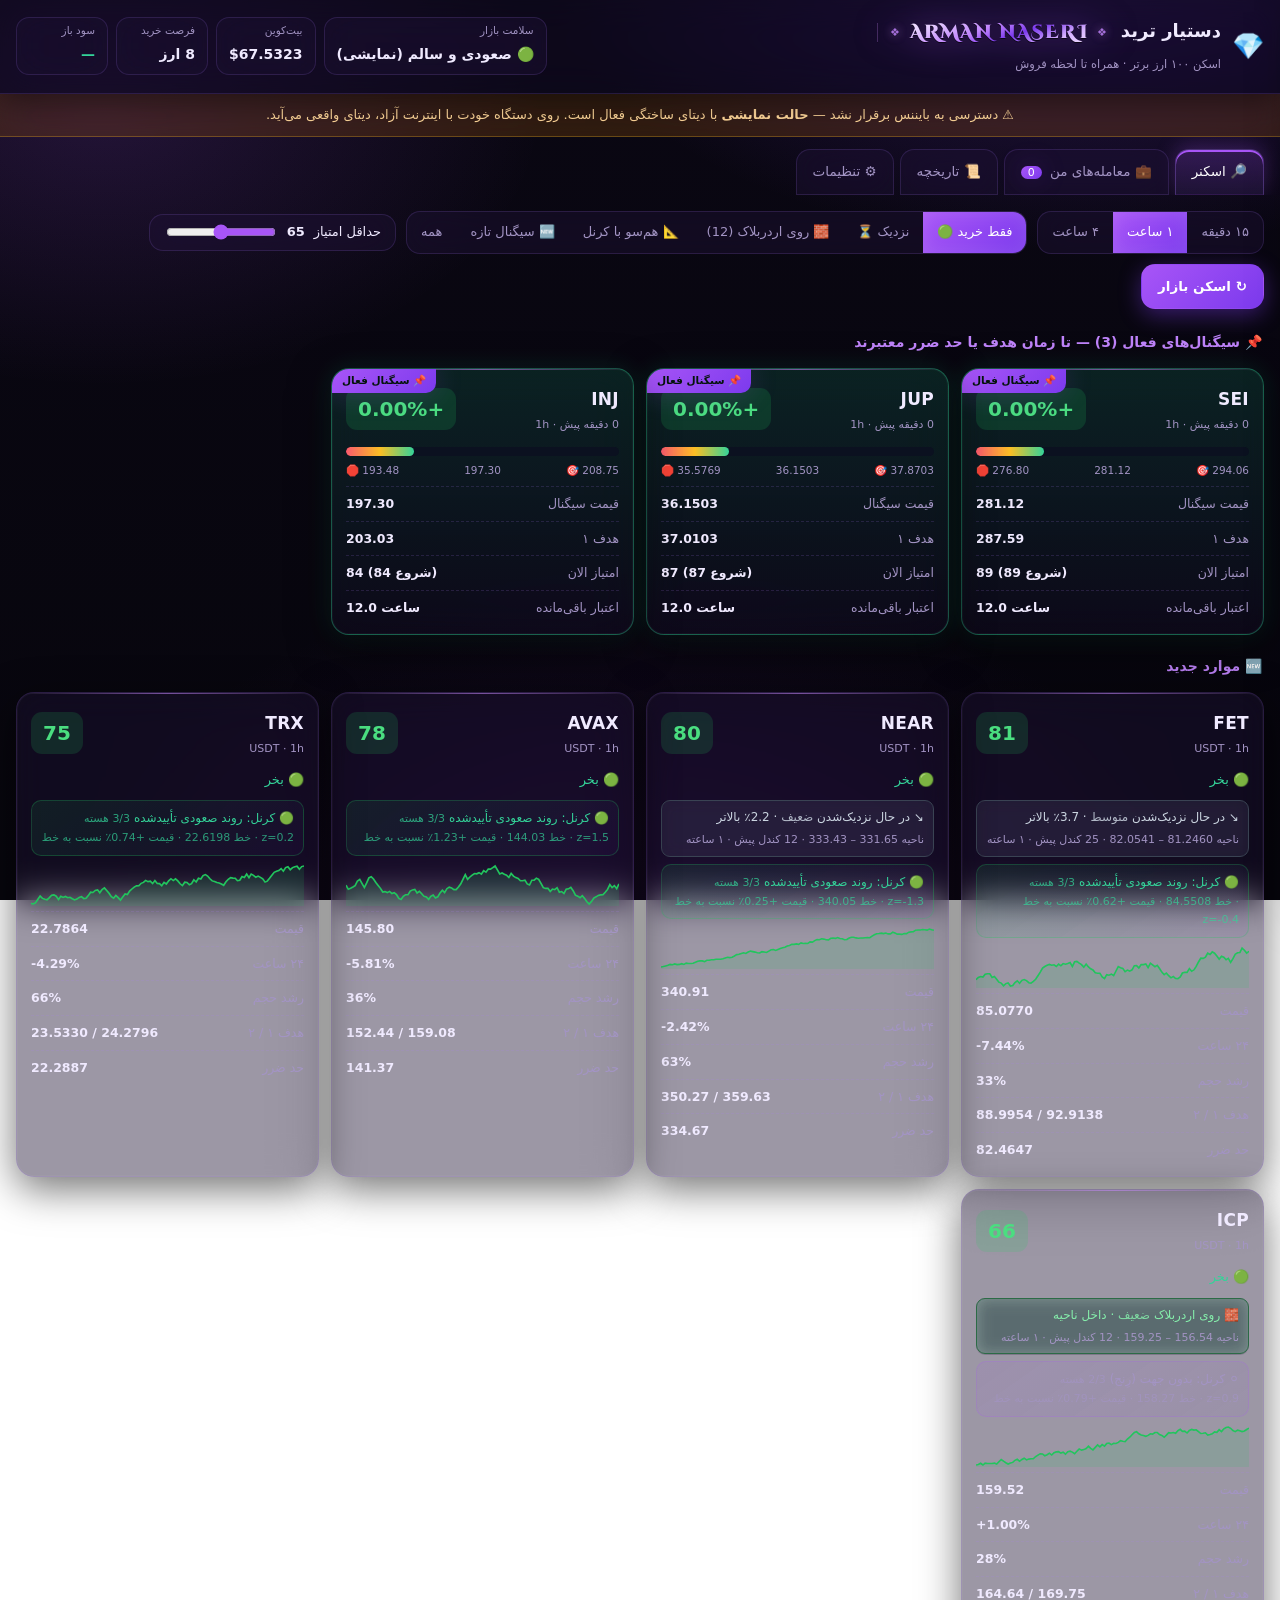
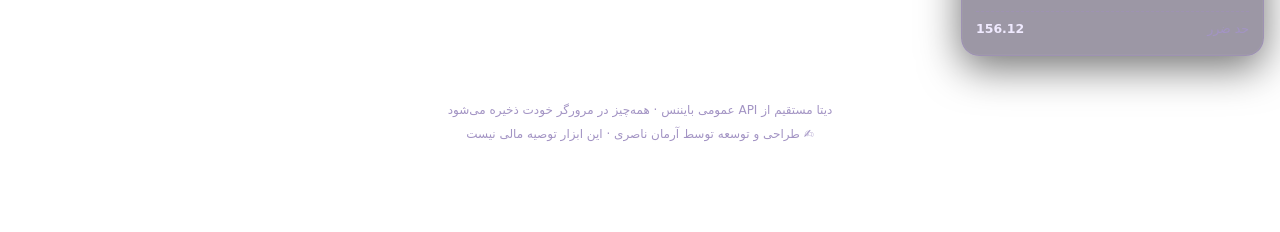
<file: index.html>
<!doctype html>
<html lang="fa" dir="rtl">
<head>
<meta charset="utf-8">
<meta name="viewport" content="width=device-width, initial-scale=1, viewport-fit=cover">
<title>دستیار ترید | آرمان ناصری</title>
<link rel="preconnect" href="https://fonts.googleapis.com">
<link rel="preconnect" href="https://fonts.gstatic.com" crossorigin>
<link href="https://fonts.googleapis.com/css2?family=Cinzel+Decorative:wght@700;900&family=Playfair+Display:ital,wght@1,900&display=swap" rel="stylesheet">
<style>
/* ═══ تم شیشه‌ای بنفش–مشکی ═══ */
:root{
  --bg:#07060d; --bg2:#0d0a16;
  --card:rgba(30,20,52,.44); --card2:rgba(42,28,70,.55);
  --line:rgba(168,120,255,.16); --line2:rgba(168,120,255,.30);
  --tx:#f0eaff; --mu:#a394c4;
  --ac:#a855f7; --ac2:#7c3aed; --acsoft:rgba(168,85,247,.16);
  --gr:#34d399; --rd:#fb5a6d; --or:#fbbf24; --pu:#c084fc;
  --shadow:0 12px 40px rgba(0,0,0,.55), 0 0 0 1px rgba(255,255,255,.03) inset;
  --glow:0 0 28px rgba(168,85,247,.22);
  --blur:blur(18px) saturate(140%);
}
*{box-sizing:border-box;-webkit-tap-highlight-color:transparent}
html,body{margin:0;padding:0}
body{
  background:
    radial-gradient(900px 520px at 85% -8%, rgba(124,58,237,.30) 0%, transparent 62%),
    radial-gradient(760px 480px at 8% 12%, rgba(168,85,247,.16) 0%, transparent 58%),
    radial-gradient(1000px 700px at 50% 110%, rgba(88,28,135,.22) 0%, transparent 60%),
    linear-gradient(180deg, #0a0713 0%, var(--bg) 100%);
  background-attachment:fixed;
  color:var(--tx);font-family:system-ui,'Segoe UI',Tahoma,sans-serif;
  line-height:1.9;padding-bottom:60px;min-height:100vh;
}
h1,h2,h3{margin:0}
.muted{color:var(--mu);font-size:13px}

/* ── هدر ── */
.topbar{display:flex;flex-wrap:wrap;gap:14px;align-items:center;justify-content:space-between;
  padding:14px 16px;background:rgba(16,10,30,.62);backdrop-filter:var(--blur);
  -webkit-backdrop-filter:var(--blur);
  border-bottom:1px solid var(--line);position:sticky;top:0;z-index:40;
  box-shadow:0 6px 30px rgba(0,0,0,.45)}
.brand{display:flex;gap:11px;align-items:center}
.logo{font-size:26px}
.topbar h1{font-size:18px}
.by{color:var(--mu);font-size:11.5px}
.market{display:flex;gap:8px;flex-wrap:wrap}
.mk{background:var(--card);border:1px solid var(--line);border-radius:13px;
  padding:5px 12px;min-width:92px;backdrop-filter:var(--blur);-webkit-backdrop-filter:var(--blur)}
.mk span{display:block;color:var(--mu);font-size:10.5px;line-height:1.5}
.mk b{font-size:14px;line-height:1.6}

.banner{background:rgba(120,70,10,.35);backdrop-filter:var(--blur);border-bottom:1px solid rgba(251,191,36,.28);color:#ffd79a;
  padding:9px 16px;font-size:13px;text-align:center}

/* ── تب‌ها ── */
.tabs{display:flex;gap:6px;padding:12px 16px 0;overflow-x:auto}
.tab{background:var(--card);border:1px solid var(--line);color:var(--mu);
  border-radius:14px 14px 0 0;padding:9px 16px;font:inherit;font-size:13.5px;
  cursor:pointer;white-space:nowrap;backdrop-filter:var(--blur);
  -webkit-backdrop-filter:var(--blur);transition:.18s}
.tab:hover{color:var(--tx);border-color:var(--line2)}
.tab.on{background:linear-gradient(180deg,rgba(168,85,247,.22),var(--card2));
  color:#fff;border-color:var(--line2);border-bottom-color:transparent;
  box-shadow:inset 0 2px 0 var(--ac),0 -4px 20px rgba(168,85,247,.25)}
.badge{background:linear-gradient(135deg,var(--ac),var(--ac2));color:#fff;border-radius:99px;
  padding:0 7px;font-size:11px;margin-right:4px;box-shadow:var(--glow)}

.page{display:none;padding:16px;max-width:1280px;margin:0 auto}
.page.on{display:block}

/* ── کنترل‌ها ── */
.controls{display:flex;gap:10px;flex-wrap:wrap;align-items:center;margin-bottom:14px}
.seg{display:flex;background:var(--card);border:1px solid var(--line);border-radius:14px;
  overflow:hidden;backdrop-filter:var(--blur);-webkit-backdrop-filter:var(--blur)}
.seg button{background:none;border:none;color:var(--mu);padding:8px 14px;font:inherit;
  font-size:13px;cursor:pointer}
.seg button:hover{color:var(--tx)}
.seg button.on{background:linear-gradient(135deg,var(--ac),var(--ac2));color:#fff;
  box-shadow:inset 0 0 20px rgba(255,255,255,.12)}
.slider{display:flex;align-items:center;gap:9px;background:var(--card);border:1px solid var(--line);
  border-radius:14px;padding:5px 14px;font-size:13px;backdrop-filter:var(--blur);
  -webkit-backdrop-filter:var(--blur)}
.slider input{accent-color:var(--ac);width:110px}
.btn{background:var(--card);border:1px solid var(--line);color:var(--tx);border-radius:14px;
  padding:9px 16px;font:inherit;font-size:13.5px;cursor:pointer;transition:.18s;
  backdrop-filter:var(--blur);-webkit-backdrop-filter:var(--blur)}
.btn:hover{border-color:var(--line2);box-shadow:var(--glow);transform:translateY(-1px)}
.btn.primary{background:linear-gradient(135deg,var(--ac),var(--ac2));border-color:transparent;
  color:#fff;font-weight:600;box-shadow:0 6px 22px rgba(124,58,237,.42)}
.btn.buy{background:linear-gradient(135deg,#34d399,#10b981);border-color:transparent;
  color:#04140a;font-weight:700;box-shadow:0 6px 22px rgba(16,185,129,.35)}
.btn.danger{background:#2a1214;border-color:#5b2126;color:#ff9a9a}
.btnrow{display:flex;gap:8px;flex-wrap:wrap;margin-top:8px}

.progress{position:relative;height:28px;background:var(--card);border:1px solid var(--line);
  border-radius:10px;overflow:hidden;margin-bottom:14px}
.progress .bar{height:100%;background:linear-gradient(90deg,#1d4ed8,#3b82f6);width:0;transition:.25s}
.progress span{position:absolute;inset:0;display:grid;place-items:center;font-size:12.5px}

/* ── کارت‌ها ── */
.grid{display:grid;grid-template-columns:repeat(auto-fill,minmax(290px,1fr));gap:12px}
.card{background:var(--card);border:1px solid var(--line);border-radius:18px;
  box-shadow:var(--shadow);backdrop-filter:var(--blur);-webkit-backdrop-filter:var(--blur);
  position:relative;overflow:hidden}
.card::before{content:'';position:absolute;inset:0 0 auto;height:1px;
  background:linear-gradient(90deg,transparent,rgba(196,132,252,.55),transparent);pointer-events:none}
.card.pad{padding:16px;margin-bottom:14px}
.coin{padding:14px;cursor:pointer;transition:.15s;position:relative;overflow:hidden}
.coin:hover{border-color:var(--line2);transform:translateY(-3px);
  box-shadow:var(--shadow),0 0 34px rgba(168,85,247,.28)}
.coin .top{display:flex;align-items:center;gap:10px;margin-bottom:8px}
.sym{font-size:17px;font-weight:700;letter-spacing:.3px}
.pair{color:var(--mu);font-size:11px}
.score{margin-right:auto;font-size:20px;font-weight:800;padding:2px 12px;border-radius:11px}
.s-hi{background:rgba(34,197,94,.16);color:#4ade80}
.s-md{background:rgba(245,158,11,.16);color:#fbbf24}
.s-lo{background:rgba(148,163,184,.13);color:#94a3b8}
.state{font-size:13px;margin-bottom:8px}
.kv{display:flex;justify-content:space-between;font-size:12.5px;color:var(--mu);
  border-top:1px dashed var(--line);padding-top:5px;margin-top:5px}
.kv b{color:var(--tx);font-weight:600;direction:ltr}
.up{color:var(--gr)} .dn{color:var(--rd)} .wa{color:var(--or)}
.spark{width:100%;height:42px;display:block;margin:8px 0 2px}

.empty{text-align:center;color:var(--mu);padding:40px 20px;font-size:14px}
.sumbar{display:flex;gap:10px;flex-wrap:wrap;margin-bottom:14px}
.sumbar div{background:var(--card);border:1px solid var(--line);border-radius:12px;
  padding:8px 15px;font-size:13px}
.sumbar b{font-size:16px;display:block}

/* ── معامله باز ── */
.pos{padding:15px}
.pos .head{display:flex;align-items:center;gap:10px;margin-bottom:6px}
.pnl{margin-right:auto;font-size:19px;font-weight:800;direction:ltr}
.track{height:9px;background:#0b1120;border-radius:99px;margin:11px 0 5px;position:relative;overflow:hidden}
.track i{position:absolute;inset:0 auto 0 0;height:100%;border-radius:99px;
  background:linear-gradient(90deg,var(--rd),var(--or),var(--gr))}
.ticks{display:flex;justify-content:space-between;font-size:10.5px;color:var(--mu);direction:ltr}
.advice{border-radius:13px;padding:10px 13px;font-size:13px;margin-top:10px;
  backdrop-filter:blur(8px);border:1px solid rgba(255,255,255,.07)}
.ad-hold{background:rgba(59,130,246,.12);color:#93c5fd}
.ad-half{background:rgba(245,158,11,.14);color:#fcd34d}
.ad-sell{background:rgba(239,68,68,.15);color:#fca5a5}
.ad-win{background:rgba(34,197,94,.14);color:#86efac}

.list .row-h{display:flex;gap:10px;align-items:center;background:var(--card);
  backdrop-filter:var(--blur);-webkit-backdrop-filter:var(--blur);
  border:1px solid var(--line);border-radius:13px;padding:11px 14px;margin-bottom:8px;font-size:13.5px}
.list .row-h .pnl{font-size:15px}

.row{display:flex;justify-content:space-between;align-items:center;gap:12px;
  padding:7px 0;border-bottom:1px dashed var(--line)}
.row:last-child{border:none}
.row label{font-size:13.5px;color:var(--mu)}
.row input[type=number],.row input[type=text]{background:#0b1120;border:1px solid var(--line);
  color:var(--tx);border-radius:9px;padding:7px 11px;width:120px;font:inherit;font-size:14px;
  direction:ltr;text-align:center}
.row input[type=checkbox]{width:20px;height:20px;accent-color:var(--ac)}

/* ── کشو ── */
.scrim{position:fixed;inset:0;background:rgba(7,4,16,.68);backdrop-filter:blur(6px);
  opacity:0;pointer-events:none;transition:.2s;z-index:50}
.scrim.on{opacity:1;pointer-events:auto}
.drawer{position:fixed;inset:0 0 0 auto;width:min(460px,100%);
  background:linear-gradient(180deg,rgba(26,16,46,.92),rgba(10,7,19,.96));
  backdrop-filter:var(--blur);-webkit-backdrop-filter:var(--blur);
  border-right:1px solid var(--line2);box-shadow:-20px 0 60px rgba(0,0,0,.6);
  border-right:1px solid var(--line);z-index:60;transform:translateX(105%);
  transition:.25s cubic-bezier(.4,0,.2,1);overflow-y:auto;box-shadow:var(--shadow)}
.drawer.on{transform:none}
.dr-head{display:flex;gap:12px;align-items:center;padding:15px;border-bottom:1px solid var(--line);
  position:sticky;top:0;background:var(--bg2);z-index:2}
.dr-head h2{font-size:19px}
.x{background:var(--card);border:1px solid var(--line);color:var(--tx);width:34px;height:34px;
  border-radius:10px;font-size:15px;cursor:pointer}
.dr-body{padding:15px}
.factors{margin:10px 0}
.f{display:flex;align-items:center;gap:9px;font-size:12.5px;margin-bottom:5px}
.f span{width:96px;color:var(--mu)}
.f .fb{flex:1;height:7px;background:#0b1120;border-radius:99px;overflow:hidden}
.f .fb i{display:block;height:100%;background:linear-gradient(90deg,#2563eb,#60a5fa)}
.f b{width:34px;text-align:left;direction:ltr}
.plan{background:linear-gradient(180deg,rgba(60,38,100,.30),rgba(20,13,36,.30));
  border:1px solid var(--line);border-radius:15px;padding:12px;margin:12px 0;
  backdrop-filter:var(--blur);-webkit-backdrop-filter:var(--blur)}
.plan .kv{border-top:none;padding:3px 0;margin:0;font-size:13px}
.buybox{background:linear-gradient(180deg,rgba(60,38,100,.34),rgba(20,13,36,.34));
  border:1px solid var(--line2);border-radius:15px;padding:13px;margin-top:12px;
  backdrop-filter:var(--blur);-webkit-backdrop-filter:var(--blur)}

footer{text-align:center;color:var(--mu);font-size:12px;padding:26px 16px;line-height:2}

@media(max-width:620px){
  .topbar{padding:11px}
  .market{width:100%;justify-content:space-between}
  .mk{flex:1;min-width:0;padding:5px 8px;text-align:center}
  .page{padding:12px}
  .controls{gap:8px}
  .slider{flex:1}
}

/* ── نمودار HARSI ── */
.chartbox{background:linear-gradient(180deg,rgba(45,28,78,.36),rgba(14,9,26,.40));
  border:1px solid var(--line);border-radius:16px;
  backdrop-filter:var(--blur);-webkit-backdrop-filter:var(--blur);
  padding:11px;margin-bottom:12px}
.chart-top{display:flex;justify-content:space-between;align-items:center;font-size:13.5px;
  margin-bottom:8px}
.seg.tfchart{margin-bottom:9px;width:100%}
.seg.tfchart button{flex:1;padding:6px 0;font-size:12px;direction:ltr}
.harsi{width:100%;height:170px;display:block;background:#0a0e16;border-radius:10px}
.chart-load{height:170px;display:grid;place-items:center;color:var(--mu);font-size:13px;
  background:#0a0e16;border-radius:10px}
.chart-legend{display:flex;gap:12px;justify-content:center;margin-top:8px;
  font-size:11px;color:var(--mu)}
.chart-legend i{display:inline-block;width:9px;height:9px;border-radius:2px;margin-left:4px}

/* ── سیگنال فعال و توضیحات ── */
.sechead{grid-column:1/-1;font-size:14px;color:var(--mu);margin:6px 2px 0;font-weight:600}
.sigcard{border-color:rgba(52,211,153,.36);
  background:linear-gradient(180deg,rgba(16,90,66,.34),rgba(20,13,36,.42));
  box-shadow:var(--shadow),0 0 26px rgba(52,211,153,.14)}
.ribbon{position:absolute;top:0;left:0;background:var(--gr);color:#04140a;font-size:10.5px;
  font-weight:700;padding:2px 10px;border-radius:0 0 10px 0}
.why{background:linear-gradient(180deg,rgba(45,28,78,.34),rgba(14,9,26,.36));
  border:1px solid var(--line);border-radius:16px;padding:13px;margin:12px 0;
  backdrop-filter:var(--blur);-webkit-backdrop-filter:var(--blur)}
.why h3{font-size:15px;margin-bottom:6px}
.why h4{font-size:13px;margin:11px 0 5px;color:var(--or)}
.verdict{font-size:13px;color:#cfe0ff;background:rgba(59,130,246,.1);border-radius:9px;
  padding:9px 11px;margin:0 0 10px}
.rz{display:flex;flex-direction:column;gap:1px;padding:7px 10px;border-radius:9px;margin-bottom:6px;
  font-size:12.5px;border-right:3px solid}
.rz b{font-size:13px}
.rz span{color:var(--mu);line-height:1.7}
.rz.ok{background:rgba(34,197,94,.07);border-color:var(--gr)}
.rz.no{background:rgba(239,68,68,.07);border-color:var(--rd)}

/* ── اردربلاک ── */
.oblock{display:flex;flex-direction:column;gap:1px;background:rgba(168,85,247,.16);
  backdrop-filter:blur(8px);
  border:1px solid #6d3fa855;border-radius:9px;padding:5px 9px;font-size:12px;margin-bottom:7px;
  color:#d8b4fe}
.oblock span{color:var(--mu);font-size:11px;direction:ltr;text-align:right}
.oblock em{font-style:normal;opacity:.85}
.oblock.in{background:rgba(34,197,94,.14);border-color:#2c6b46;color:#86efac}
.oblock.near{background:rgba(250,204,21,.10);border-color:#6b5a1f;color:#fde68a}
.oblock.appr{background:rgba(148,163,184,.10);border-color:#3a4353;color:#cbd5e1}
.obplan{border-color:#6d3fa855;background:linear-gradient(180deg,#1a1430,var(--card) 70%)}

/* ── کارنامه‌ی عملکرد ── */
.scorecard{background:linear-gradient(180deg,rgba(45,28,78,.40),rgba(14,9,26,.44));
  border:1px solid var(--line);border-radius:18px;padding:14px 16px;margin:12px 0;
  backdrop-filter:var(--blur);-webkit-backdrop-filter:var(--blur);box-shadow:var(--shadow)}
.scorecard.ok{border-color:rgba(52,211,153,.34);box-shadow:var(--shadow),0 0 26px rgba(52,211,153,.12)}
.scorecard.no{border-color:rgba(251,90,109,.34);box-shadow:var(--shadow),0 0 26px rgba(251,90,109,.12)}
.scorecard h3{margin:0 0 10px;font-size:15px}
.scgrid{display:grid;grid-template-columns:repeat(auto-fit,minmax(88px,1fr));gap:8px}
.scgrid div{background:rgba(168,120,255,.10);border:1px solid rgba(168,120,255,.13);
  border-radius:12px;padding:8px;text-align:center}
.scgrid span{display:block;font-size:11px;color:var(--mu);margin-bottom:2px}
.scgrid b{font-size:15px}
.scnote{font-size:12.5px;color:var(--mu);margin:10px 0 0;line-height:1.8}
.plan.riskbad{border-color:rgba(251,90,109,.38);
  background:linear-gradient(180deg,rgba(90,20,32,.30),rgba(20,13,36,.36))}


/* ── جزئیات تم شیشه‌ای ── */
::-webkit-scrollbar{width:10px;height:10px}
::-webkit-scrollbar-track{background:rgba(255,255,255,.03)}
::-webkit-scrollbar-thumb{background:linear-gradient(180deg,var(--ac),var(--ac2));
  border-radius:99px;border:2px solid transparent;background-clip:content-box}
::selection{background:rgba(168,85,247,.38);color:#fff}
input,select,textarea{background:rgba(168,120,255,.08)!important;
  border:1px solid var(--line)!important;color:var(--tx)!important;border-radius:11px!important}
input:focus,select:focus{outline:none;border-color:var(--ac)!important;
  box-shadow:0 0 0 3px rgba(168,85,247,.18)!important}
input[type=checkbox]{accent-color:var(--ac)}
.sechead{color:var(--pu)}
.ribbon{background:linear-gradient(135deg,var(--ac),var(--ac2))!important;box-shadow:var(--glow)}

/* ── رگرسیون چندهسته‌ای ── */
.kreg{margin:6px 0;padding:7px 9px;border-radius:10px;font-size:12px;line-height:1.7;
  background:linear-gradient(145deg,#a855f71a,#7c3aed0d);border:1px solid #a855f733}
.kreg.up{background:linear-gradient(145deg,#22c55e1a,#7c3aed0d);border-color:#22c55e40}
.kreg.dn{background:linear-gradient(145deg,#ef44441a,#7c3aed0d);border-color:#ef444440}
.kreg.wa{background:linear-gradient(145deg,#f59e0b1a,#7c3aed0d);border-color:#f59e0b40}
.kreg em{font-style:normal;opacity:.75;font-size:11px}
.kreg span{display:block;opacity:.7;font-size:11px;direction:ltr;text-align:right}
.krrow{display:flex;align-items:center;gap:10px;margin:6px 0 2px;font-size:12px;color:#8b98b3}
.krrow input[type=range]{flex:1;accent-color:#a855f7}
.krrow b{color:#e9edf6}
#krSeg{flex-wrap:wrap}
#krSeg button{font-size:11px;padding:4px 7px}

.fresh{margin:6px 0;padding:7px 9px;border-radius:10px;font-size:12px;line-height:1.7;
  background:linear-gradient(145deg,#22c55e14,#7c3aed0d);border:1px solid #22c55e33}
.fresh.hot{background:linear-gradient(145deg,#22c55e2e,#a855f71a);border-color:#22c55e80;
  box-shadow:0 0 16px #22c55e26}
.fresh em{font-style:normal;opacity:.75;font-size:11px}
.fresh span{display:block;opacity:.72;font-size:11px;direction:ltr;text-align:right}

/* ── امضای انگلیسی کنار عنوان ── */
.sig{
  font-family:'Cinzel Decorative','Playfair Display','Trajan Pro','Georgia',serif;
  font-weight:900;font-size:19px;line-height:1;letter-spacing:.06em;
  text-transform:uppercase;
  background:linear-gradient(160deg,
    #fdf4ff 0%, #e9d5ff 18%, var(--pu) 42%, var(--ac2) 58%,
    #d8b4fe 76%, #fbf5ff 100%);
  -webkit-background-clip:text;background-clip:text;
  -webkit-text-fill-color:transparent;color:transparent;
  direction:ltr;display:inline-flex;align-items:center;gap:9px;
  position:relative;top:1px;margin-inline-start:12px;padding-inline:13px;
  filter:drop-shadow(0 1px 0 rgba(0,0,0,.6)) drop-shadow(0 0 16px rgba(168,85,247,.5));
  animation:sigGlow 4.5s ease-in-out infinite;
}
/* گل‌آرایی دو طرف امضا */
.sig::before,.sig::after{
  content:'❖';
  -webkit-text-fill-color:var(--pu);color:var(--pu);
  font-family:Georgia,serif;font-size:11px;font-weight:400;
  opacity:.85;text-shadow:0 0 10px rgba(196,132,252,.8);
}
/* خط نور جداکننده از عنوان فارسی */
.brand h1{display:flex;align-items:center;flex-wrap:wrap}
.sig{border-inline-start:1px solid transparent;
  background-origin:padding-box}
.brand h1 .sig{
  box-shadow:inset 1px 0 0 0 rgba(196,132,252,.28);
}
@keyframes sigGlow{
  0%,100%{filter:drop-shadow(0 1px 0 rgba(0,0,0,.6)) drop-shadow(0 0 13px rgba(168,85,247,.42))}
  50%{filter:drop-shadow(0 1px 0 rgba(0,0,0,.6)) drop-shadow(0 0 22px rgba(216,180,254,.8))}
}
@media(max-width:560px){
  .sig{font-size:15px;letter-spacing:.04em;margin-inline-start:8px;padding-inline:9px;gap:6px}
  .sig::before,.sig::after{font-size:9px}
}


</style>
<link rel="icon" href="data:image/svg+xml,<svg xmlns='http://www.w3.org/2000/svg' viewBox='0 0 100 100'><text y='.9em' font-size='90'>💎</text></svg>">
</head>
<body>

<header class="topbar">
  <div class="brand">
    <span class="logo">💎</span>
    <div>
      <h1>دستیار ترید <span class="sig">Arman Naseri</span></h1>
      <span class="by">اسکن ۱۰۰ ارز برتر · همراه تا لحظه فروش</span>
    </div>
  </div>
  <div class="market">
    <div class="mk"><span>سلامت بازار</span><b id="btcHealth">—</b></div>
    <div class="mk"><span>بیت‌کوین</span><b id="btcPrice">—</b></div>
    <div class="mk"><span>فرصت خرید</span><b id="buyCount">—</b></div>
    <div class="mk"><span>سود باز</span><b id="openPnl">—</b></div>
  </div>
</header>

<div class="banner" id="demoBanner" hidden>
  ⚠️ دسترسی به بایننس برقرار نشد — <b>حالت نمایشی</b> با دیتای ساختگی فعال است.
  روی دستگاه خودت با اینترنت آزاد، دیتای واقعی می‌آید.
</div>

<nav class="tabs">
  <button class="tab on" data-tab="scan">🔎 اسکنر</button>
  <button class="tab" data-tab="pos">💼 معامله‌های من <span class="badge" id="posCount">0</span></button>
  <button class="tab" data-tab="hist">📜 تاریخچه</button>
  <button class="tab" data-tab="set">⚙️ تنظیمات</button>
</nav>

<!-- ─────────── اسکنر ─────────── -->
<main class="page on" id="page-scan">
  <div class="controls">
    <div class="seg" id="tfSeg">
      <button data-tf="15m">۱۵ دقیقه</button>
      <button data-tf="1h" class="on">۱ ساعت</button>
      <button data-tf="4h">۴ ساعت</button>
    </div>
    <div class="seg" id="filterSeg">
      <button data-f="buy" class="on">فقط خرید 🟢</button>
      <button data-f="near">نزدیک ⏳</button>
      <button data-f="ob">🧱 روی اردربلاک</button>
      <button data-f="kr">📐 هم‌سو با کرنل</button>
      <button data-f="fresh">🆕 سیگنال تازه</button>
      <button data-f="all">همه</button>
    </div>
    <label class="slider">حداقل امتیاز <b id="minScoreVal">65</b>
      <input type="range" id="minScore" min="40" max="90" step="5" value="65">
    </label>
    <button class="btn primary" id="scanBtn">↻ اسکن بازار</button>
  </div>

  <div class="progress" id="progress" hidden><div class="bar" id="progressBar"></div><span id="progressTxt"></span></div>

  <section class="grid" id="grid"></section>
  <div class="empty" id="empty">برای شروع دکمه «اسکن بازار» را بزن — ۱۰۰ ارز برتر بررسی می‌شود.</div>
</main>

<!-- ─────────── معامله‌ها ─────────── -->
<main class="page" id="page-pos">
  <div class="sumbar" id="posSummary"></div>
  <section class="grid" id="posGrid"></section>
  <div class="empty" id="posEmpty">هنوز معامله‌ای ثبت نکرده‌ای. از تب اسکنر یک ارز را انتخاب کن و «خریدم» را بزن.</div>
</main>

<!-- ─────────── تاریخچه ─────────── -->
<main class="page" id="page-hist">
  <div class="sumbar" id="histSummary"></div>
  <div id="histCards"></div>
  <section class="list" id="histList"></section>
  <div class="empty" id="histEmpty">هنوز معامله‌ی بسته‌شده‌ای نداری.</div>
</main>

<!-- ─────────── تنظیمات ─────────── -->
<main class="page" id="page-set">
  <section class="card pad">
    <h3>💰 سرمایه و ریسک</h3>
    <p class="muted" style="font-size:13px;margin-top:0">حجم هر معامله خودکار حساب می‌شود تا ضرر احتمالی همیشه یک عدد ثابت بماند — مهم‌ترین قانون بقا در ترید.</p>
    <div class="row"><label>کل سرمایه ($)</label><input type="number" id="s_cap" step="50" value="300"></div>
    <div class="row"><label>ریسک هر معامله (٪ سرمایه)</label><input type="number" id="s_rpt" step="0.25" value="1"></div>
    <div class="row"><label>سقف ریسک تا حد ضرر (٪)</label><input type="number" id="s_mrisk" step="0.5" value="3.5"></div>
  </section>

  <section class="card pad">
    <h3>🎯 استراتژی</h3>
    <p class="muted" style="font-size:13px;margin-top:0">اهداف ضریبی از ریسک‌اند (R). با ۳R حتی نرخ برد ۳۰٪ هم سودده است.</p>
    <div class="row"><label>هدف اول (× ریسک)</label><input type="number" id="s_r1" step="0.1" value="1.5"></div>
    <div class="row"><label>هدف دوم (× ریسک)</label><input type="number" id="s_r2" step="0.1" value="3"></div>
    <div class="row"><label>حداکثر سیگنال هم‌زمان</label><input type="number" id="s_maxsig" step="1" value="3"></div>
    <div class="row"><label>فقط ارزهای قوی‌تر از میانگین بازار</label><input type="checkbox" id="s_rank" checked></div>
    <div class="row"><label>حداکثر ساعت نگهداری</label><input type="number" id="s_hold" step="1" value="12"></div>
    <div class="row"><label>سقف RSI برای خرید</label><input type="number" id="s_rsi" step="1" value="68"></div>
    <div class="row"><label>تعداد ارز اسکن‌شده</label><input type="number" id="s_top" step="10" value="100"></div>
  </section>

  <section class="card pad">
    <h3>📐 رگرسیون چندهسته‌ای</h3>
    <p class="muted" style="font-size:13px;margin-top:0">خط رگرسیون کرنل، قیمت را هموار می‌کند تا جهت واقعی روند دیده شود. «ترکیب سه‌گانه» میانگین سه هسته است و از تک‌هسته پایدارتر عمل می‌کند.</p>
    <div class="row"><label>هسته</label><select id="s_kset"></select></div>
    <div class="row"><label>پهنای باند (هرچه بیشتر، نرم‌تر)</label><input type="number" id="s_kbw" step="1" min="5" max="60" value="14"></div>
    <div class="row"><label>ضریب باند انحراف (σ)</label><input type="number" id="s_kdev" step="0.1" min="0.5" max="4" value="1.5"></div>
    <div class="row"><label>«تازه» یعنی حداکثر چند کندل پیش</label><input type="number" id="s_fresh" step="1" min="0" max="10" value="2"></div>
  </section>

  <section class="card pad">
    <h3>🔔 هشدارها</h3>
    <div class="row"><label>اعلان مرورگر</label><button class="btn" id="notifBtn">فعال‌سازی</button></div>
    <div class="row"><label>صدای هشدار</label><input type="checkbox" id="s_sound" checked></div>
    <div class="row"><label>بروزرسانی قیمت هر (ثانیه)</label><input type="number" id="s_poll" step="5" value="20"></div>
    <div class="row"><label>اسکن خودکار هر (دقیقه)</label><input type="number" id="s_auto" step="5" value="15"></div>
  </section>

  <section class="card pad">
    <h3>💾 پشتیبان</h3>
    <p class="muted">معامله‌ها فقط روی همین مرورگر ذخیره می‌شوند. برای انتقال، فایل پشتیبان بگیر.</p>
    <div class="btnrow">
      <button class="btn" id="exportBtn">⬇️ خروجی JSON</button>
      <button class="btn" id="importBtn">⬆️ بازگردانی</button>
      <button class="btn danger" id="resetBtn">🗑 پاک‌کردن همه</button>
    </div>
    <input type="file" id="importFile" accept="application/json" hidden>
  </section>
</main>

<!-- ─────────── کشوی جزئیات ارز ─────────── -->
<div class="scrim" id="scrim"></div>
<aside class="drawer" id="drawer">
  <div class="dr-head">
    <button class="x" id="closeDrawer">✕</button>
    <div><h2 id="drTitle">—</h2><span class="by" id="drSub">—</span></div>
  </div>
  <div class="dr-body" id="drBody"></div>
</aside>

<footer>
  دیتا مستقیم از API عمومی بایننس · همه‌چیز در مرورگر خودت ذخیره می‌شود<br>
  ✍️ طراحی و توسعه توسط آرمان ناصری · این ابزار توصیه مالی نیست
</footer>

<script>
/* ═══════════════════════════════════════════════════════════════════
   موتور تحلیل — همان منطق ۸ عاملی اندیکاتور Spot Buy Scanner
   ✍️ طراحی و توسعه توسط آرمان ناصری
   ═══════════════════════════════════════════════════════════════════ */
const TA = (() => {

  const clamp = (x, lo, hi) => Math.max(lo, Math.min(hi, x));

  function sma(v, n) {
    if (v.length < n) return null;
    let s = 0;
    for (let i = v.length - n; i < v.length; i++) s += v[i];
    return s / n;
  }

  function emaSeries(v, n) {
    if (v.length < n) return [];
    const k = 2 / (n + 1);
    let seed = 0;
    for (let i = 0; i < n; i++) seed += v[i];
    const out = [seed / n];
    for (let i = n; i < v.length; i++) out.push(v[i] * k + out[out.length - 1] * (1 - k));
    return out;
  }
  const ema = (v, n) => { const s = emaSeries(v, n); return s.length ? s[s.length - 1] : null; };

  /* میانگین وایلدر — پایه RSI و ATR و ADX */
  function rmaSeries(v, n) {
    if (v.length < n) return [];
    let seed = 0;
    for (let i = 0; i < n; i++) seed += v[i];
    const out = [seed / n];
    for (let i = n; i < v.length; i++) out.push((out[out.length - 1] * (n - 1) + v[i]) / n);
    return out;
  }

  function rsi(closes, n = 14) {
    if (closes.length < n + 1) return null;
    const g = [], l = [];
    for (let i = 1; i < closes.length; i++) {
      const d = closes[i] - closes[i - 1];
      g.push(Math.max(d, 0)); l.push(Math.max(-d, 0));
    }
    const ag = rmaSeries(g, n), al = rmaSeries(l, n);
    if (!ag.length || !al.length) return null;
    const A = ag[ag.length - 1], L = al[al.length - 1];
    if (L === 0) return 100;
    return 100 - 100 / (1 + A / L);
  }

  function macd(closes, f = 12, s = 26, sig = 9) {
    if (closes.length < s + sig) return null;
    const fs = emaSeries(closes, f), ss = emaSeries(closes, s);
    const off = fs.length - ss.length;
    const line = ss.map((v, i) => fs[i + off] - v);
    const sl = emaSeries(line, sig);
    if (!sl.length) return null;
    const hoff = line.length - sl.length;
    const hist = sl.map((v, i) => line[i + hoff] - v);
    return {
      line: line[line.length - 1],
      signal: sl[sl.length - 1],
      hist: hist[hist.length - 1],
      prev: hist.length > 1 ? hist[hist.length - 2] : hist[hist.length - 1],
    };
  }

  function trueRanges(h, l, c) {
    const tr = [];
    for (let i = 1; i < c.length; i++)
      tr.push(Math.max(h[i] - l[i], Math.abs(h[i] - c[i - 1]), Math.abs(l[i] - c[i - 1])));
    return tr;
  }

  function atr(h, l, c, n = 14) {
    const s = rmaSeries(trueRanges(h, l, c), n);
    return s.length ? s[s.length - 1] : null;
  }

  function adx(h, l, c, n = 14) {
    if (c.length < n * 2 + 2) return null;
    const pdm = [], mdm = [];
    for (let i = 1; i < c.length; i++) {
      const up = h[i] - h[i - 1], dn = l[i - 1] - l[i];
      pdm.push(up > dn && up > 0 ? up : 0);
      mdm.push(dn > up && dn > 0 ? dn : 0);
    }
    const trS = rmaSeries(trueRanges(h, l, c), n);
    const pS = rmaSeries(pdm, n), mS = rmaSeries(mdm, n);
    if (!trS.length) return null;
    const dx = [];
    for (let i = 0; i < trS.length; i++) {
      if (!trS[i]) continue;
      const p = 100 * pS[i] / trS[i], m = 100 * mS[i] / trS[i];
      if (p + m === 0) continue;
      dx.push(100 * Math.abs(p - m) / (p + m));
    }
    const s = rmaSeries(dx, n);
    return s.length ? s[s.length - 1] : null;
  }

  /* ─────────── امتیازدهی ۸ عاملی ─────────── */
  const TFMIN = { '5m': 5, '15m': 15, '30m': 30, '1h': 60, '2h': 120, '4h': 240, '1d': 1440 };

  function analyze(k, cfg) {
    const c = k.map(x => x.close), h = k.map(x => x.high),
          l = k.map(x => x.low), v = k.map(x => x.volume);
    if (c.length < 210) return null;

    const price = c[c.length - 1];
    const e20 = ema(c, 20), e50 = ema(c, 50), e200 = ema(c, 200);
    const r = rsi(c, 14), a = atr(h, l, c, 14), ax = adx(h, l, c, 14) || 0;
    const m = macd(c);
    if ([e20, e50, e200, r, a].some(x => x == null) || !m) return null;

    const vMA = sma(v, 20) || 0;
    const vRecent = sma(v, 10) || 0;
    const vPrior = sma(v.slice(0, -10), 10) || 0;
    const hi20 = Math.max(...h.slice(-20)), lo20 = Math.min(...l.slice(-20));
    const lo10 = Math.min(...l.slice(-10)), hh10 = Math.max(...h.slice(-11, -1));

    /* ۱ روند */
    const trend = (price > e50 ? .4 : 0) + (e50 > e200 ? .4 : 0) + (price > e200 ? .2 : 0);
    /* ۲ مومنتوم */
    const momo = (m.hist > 0 ? .55 : 0) + (m.hist > m.prev ? .30 : 0) +
                 ((m.line - m.signal) > 0 && ax > 20 ? .15 : 0);
    /* ۳ RSI سالم */
    const rs = (r >= 45 && r <= 63) ? 1 : (r > 63 && r <= 70) ? .55 :
               (r >= 38 && r < 45) ? .6 : .1;
    /* ۴ حجم تازه */
    const vChg = vPrior > 0 ? (vRecent - vPrior) / vPrior * 100 : 0;
    const vRat = vMA > 0 ? v[v.length - 1] / vMA : 1;
    let vol = (vChg >= 10 && vChg <= 110) ? clamp(vChg / 60, .35, 1) :
              vChg > 110 ? .35 : vChg > 0 ? .25 : 0;
    if (vRat > 3) vol *= .5;
    /* ۵ ناحیه ارزش */
    const rng = hi20 - lo20;
    const pos = rng > 0 ? (price - lo20) / rng * 100 : 50;
    const pull = (pos >= 30 && pos <= 72) ? 1 : (pos > 72 && pos <= 88) ? .5 :
                 (pos >= 15 && pos < 30) ? .55 : .15;
    /* ۶ قدرت روند */
    const adxS = clamp((ax - 14) / 14, 0, 1);
    /* ۷ ساختار */
    const str = (lo10 > lo20 ? .5 : 0) + (price > hh10 ? .5 : 0);
    /* ۸ نوسان منطقی */
    const atrP = a / price * 100;
    const vola = (atrP >= .4 && atrP <= 5) ? 1 : atrP < .4 ? .3 : .25;

    const raw = trend * 2 + momo * 1.5 + rs * 1.2 + vol * 1.5 +
                pull * 1.2 + adxS * 1 + str * .8 + vola * .8;

    /* ─── ریسک ساختاری: اول حد ضرر از ساختار، بعد هدف‌ها ضریبی از همان ریسک ─── */
    const maxRiskPct = cfg.maxRisk || 3.5;
    const r1 = cfg.r1 || 1.5, r2 = cfg.r2 || 3;
    let sl = Math.min(lo10 * 0.997, price - a * 0.9);
    let risk = price - sl;
    if (risk < a * 0.8) { risk = a * 0.8; sl = price - risk; }   // حد ضرر بیش از حد تنگ = استاپ‌هانت
    const riskPct = risk / price * 100;
    const fee = price * 0.002;                                    // کارمزد رفت‌وبرگشت ۰.۲٪
    const tp1 = price + risk * r1, tp2 = price + risk * r2;
    const rr1 = (risk * r1 - fee) / risk, rr2 = (risk * r2 - fee) / risk;
    const riskOk = riskPct <= maxRiskPct && rr1 >= 1.2;

    /* ─── مومنتوم چند دوره‌ای (برای رتبه‌بندی بین ارزها) ─── */
    const tfMin = TFMIN[cfg.tf] || 60;
    const bars = Math.max(1, Math.round(1440 / tfMin));
    const back = d => c[Math.max(0, c.length - 1 - bars * d)];
    const mom3 = price / back(3) - 1, mom7 = price / back(7) - 1, mom14 = price / back(14) - 1;

    return {
      score: clamp(raw * 10, 0, 100),
      price, rsi: r, atr: a, atrPct: atrP, volChg: vChg, volRatio: vRat,
      adx: ax, ema20: e20, ema50: e50, ema200: e200, pos,
      tp1, tp2, sl, risk, riskPct, rr1, rr2, riskOk,
      mom3, mom7, mom14,
      det: {
        aboveE50: price > e50, e50Above200: e50 > e200, aboveE200: price > e200,
        macdPos: m.hist > 0, macdRising: m.hist > m.prev,
        hh10, lo10, lo20, hi20, vRat,
        breakout: price > hh10, higherLow: lo10 > lo20,
        distE20: (price / e20 - 1) * 100,
      },
      factors: [
        { n: 'روند', v: trend, w: 2 },
        { n: 'مومنتوم', v: momo, w: 1.5 },
        { n: 'حجم تازه', v: vol, w: 1.5 },
        { n: 'RSI سالم', v: rs, w: 1.2 },
        { n: 'ناحیه ارزش', v: pull, w: 1.2 },
        { n: 'قدرت روند', v: adxS, w: 1 },
        { n: 'ساختار', v: str, w: .8 },
        { n: 'نوسان', v: vola, w: .8 },
      ],
      closes: c.slice(-120),
    };
  }

  function btcHealth(k) {
    const c = k.map(x => x.close);
    const e50 = ema(c, 50), e200 = ema(c, 200), r = rsi(c, 14);
    if ([e50, e200, r].some(x => x == null)) return null;
    return (c[c.length - 1] > e50 ? 40 : 0) + (e50 > e200 ? 30 : 0) + (r > 45 ? 30 : 0);
  }

  function stateOf(score, rsiV, btcOk, cfg, ex) {
    if (score <= 0) return { t: '—', c: 'mu' };
    const good = score >= cfg.minScore;
    // گیت‌های سخت — هیچ‌کدام نباشد، «بخر» صادر نمی‌شود
    if (good && ex && ex.riskOk === false)
      return { t: '📐 ریسک/سود ضعیف', c: 'mu' };
    if (good && !btcOk) return { t: '🟡 بازار ضعیف', c: 'wa' };
    if (good && rsiV > cfg.maxRsi) return { t: '⚠️ داغ / صبر', c: 'wa' };
    if (good && ex && ex.rankOk === false)
      return { t: '🐢 ضعیف‌تر از بازار', c: 'mu' };
    if (good) return { t: '🟢 بخر', c: 'up' };
    if (score >= cfg.minScore * .85) return { t: '⏳ نزدیک است', c: 'wa' };
    if (score >= cfg.minScore * .6) return { t: '😐 ضعیف', c: 'mu' };
    return { t: '🚫 نخر', c: 'dn' };
  }

  /* رژیم بازار: BTC بالای EMA200 باشد + سلامت کافی */
  function regime(btcK) {
    const c = btcK.map(x => x.close);
    const e200 = ema(c, 200), e50 = ema(c, 50);
    const price = c[c.length - 1];
    const h = btcHealth(btcK);
    const above200 = e200 == null ? true : price > e200;
    const above50 = e50 == null ? true : price > e50;
    const ok = above200 && (h == null || h >= 40);
    return {
      ok, health: h, price, above200, above50,
      txt: !above200 ? '🔴 نزولی (زیر EMA200)'
         : h != null && h >= 70 ? '🟢 صعودی و سالم'
         : h != null && h < 40 ? '🟡 بالای EMA200 ولی ضعیف'
         : '🟢 صعودی',
      mult: ok ? 1 : 0.7,
    };
  }

  /* دیتای ساختگی برای حالت نمایشی (وقتی بایننس در دسترس نیست) */
  function demoKlines(seed = 1, n = 260) {
    let s = seed * 9301 + 49297;
    const rnd = () => { s = (s * 9301 + 49297) % 233280; return s / 233280; };
    const trend = (rnd() - .35) * 0.004;
    let p = 10 + rnd() * 200;
    const out = [];
    for (let i = 0; i < n; i++) {
      const open = p;
      p *= 1 + trend + (rnd() - .5) * 0.02;
      const hi = Math.max(open, p) * (1 + rnd() * .006);
      const lo = Math.min(open, p) * (1 - rnd() * .006);
      out.push({
        time: Date.now() - (n - i) * 3600e3,
        open, high: hi, low: lo, close: p,
        volume: 1000 * (.6 + rnd() * 1.2) * (i > n - 14 ? 1.2 + rnd() : 1),
      });
    }
    return out;
  }


  /* ─────────── HARSI — Heikin-Ashi RSI ───────────
     RSI روی open/high/low/close حساب و بعد با روش هایکن‌اشی صاف می‌شود.
     مقادیر حول صفر نوسان می‌کنند: صفر = RSI 50 ، +20 = RSI 70 ، −20 = RSI 30 */
  function rsiSeries(v, n = 14) {
    const out = new Array(v.length).fill(null);
    if (v.length < n + 1) return out;
    const g = [], l = [];
    for (let i = 1; i < v.length; i++) {
      const d = v[i] - v[i - 1];
      g.push(Math.max(d, 0)); l.push(Math.max(-d, 0));
    }
    const ag = rmaSeries(g, n), al = rmaSeries(l, n);
    for (let i = 0; i < ag.length; i++) {
      const A = ag[i], L = al[i];
      out[i + n] = L === 0 ? 100 : 100 - 100 / (1 + A / L);
    }
    return out;
  }

  function harsi(k, len = 14, smooth = 1) {
    const c = k.map(x => x.close), h = k.map(x => x.high),
          l = k.map(x => x.low), t = k.map(x => x.time);
    const zc = rsiSeries(c, len).map(x => x == null ? null : x - 50);
    const zh = rsiSeries(h, len).map(x => x == null ? null : x - 50);
    const zl = rsiSeries(l, len).map(x => x == null ? null : x - 50);

    const out = [];
    let pO = null, pC = null;
    for (let i = 1; i < zc.length; i++) {
      if (zc[i] == null || zh[i] == null || zl[i] == null) continue;
      const closeRSI = zc[i];
      const openRSI = zc[i - 1] == null ? closeRSI : zc[i - 1];
      const hiR = Math.max(zh[i], zl[i]), loR = Math.min(zh[i], zl[i]);
      const cc = (openRSI + hiR + loR + closeRSI) / 4;
      const oo = pO == null ? (openRSI + closeRSI) / 2 : (pO + pC) / 2;
      out.push({
        time: t[i], o: oo, c: cc,
        h: Math.max(hiR, oo, cc), l: Math.min(loR, oo, cc),
        rsi: closeRSI,
      });
      pO = oo; pC = cc;
    }
    if (smooth > 1) {
      for (const key of ['o', 'h', 'l', 'c']) {
        const src = out.map(x => x[key]);
        const sm = emaSeries(src, smooth);
        const off = out.length - sm.length;
        sm.forEach((v, i) => out[i + off][key] = v);
      }
    }
    return out;
  }

  function harsiState(last) {
    if (!last) return { t: '—', c: 'mu' };
    if (last.c >= 20) return { t: '🔥 اشباع خرید', c: 'wa' };
    if (last.c >= 8) return { t: '🟢 قدرت خریدار', c: 'up' };
    if (last.c > 0) return { t: '🔵 کمی مثبت', c: 'up' };
    if (last.c <= -20) return { t: '🧊 اشباع فروش', c: 'wa' };
    if (last.c <= -8) return { t: '🔴 قدرت فروشنده', c: 'dn' };
    return { t: '⚪ خنثی', c: 'mu' };
  }


  /* ─────────── اردربلاک صعودی (تایم ۱ ساعته) ───────────
     آخرین کندل نزولی پیش از یک حرکت صعودی قوی که ساختار را شکسته است.
     شرط‌های اعتبار:  حرکت ≥ ۱.۵×ATR  ·  حجم ≥ میانگین  ·  شکست سقف قبلی (BOS)
     و تا الان قیمت با بسته‌شدن کندل زیر آن نرفته باشد.                      */
  function orderBlocks(k, look = 140) {
    const c = k.map(x => x.close), h = k.map(x => x.high),
          l = k.map(x => x.low), o = k.map(x => x.open), v = k.map(x => x.volume);
    const n = c.length;
    if (n < 60) return { zones: [], at: false };

    const atrV = atr(h, l, c, 14) || 0;
    const vAvg = sma(v, 20) || 0;
    const price = c[n - 1];
    const zones = [];
    const start = Math.max(12, n - look);

    for (let i = start; i < n - 4; i++) {
      if (c[i] >= o[i]) continue;                       // باید کندل نزولی باشد
      if (vAvg > 0 && v[i] < vAvg * 0.9) continue;      // حجم کافی

      const hi3 = Math.max(h[i + 1], h[i + 2], h[i + 3]);
      const move = hi3 - c[i];
      if (move < atrV * 1.5) continue;                  // حرکت باید قوی باشد

      let prevHigh = -Infinity;
      for (let j = Math.max(0, i - 10); j < i; j++) prevHigh = Math.max(prevHigh, h[j]);
      if (hi3 <= prevHigh) continue;                    // شکست ساختار (BOS)

      const top = Math.max(o[i], h[i] * 0.999), bottom = l[i];

      let broken = false;                               // بعداً باطل نشده باشد
      for (let j = i + 1; j < n; j++) if (c[j] < bottom) { broken = true; break; }
      if (broken) continue;

      const strength = move / (atrV || 1);
      zones.push({
        idx: i, top, bottom, mid: (top + bottom) / 2,
        age: n - 1 - i, strength,
        volRatio: vAvg > 0 ? v[i] / vAvg : 1,
        grade: strength >= 3 ? 'قوی' : strength >= 2 ? 'متوسط' : 'ضعیف',
      });
    }

    // فقط ناحیه‌هایی که زیر یا روی قیمت فعلی‌اند و نزدیک‌ترین‌ها
    const valid = zones
      .filter(z => z.bottom <= price * 1.02)
      .sort((a, b) => b.idx - a.idx)
      .slice(0, 4);

    // نزدیک‌ترین ناحیه به قیمت فعلی
    let near = null, bestD = Infinity, inside = false;
    for (const z of valid) {
      const ins = price <= z.top * 1.004 && price >= z.bottom * 0.996;
      const d = ins ? 0 : Math.abs(price - z.top) / price;
      if (d < bestD) { bestD = d; near = z; inside = ins; }
    }

    let at = false;
    if (near) {
      const tol = Math.max(0.012, (atrV / price) * 1.2);   // «نزدیک» = ~۱.۲٪ یا ۱.۲ برابر ATR
      at = inside ? 'inside' : bestD <= tol ? 'near' : bestD <= 0.045 ? 'approach' : false;
    }

    return {
      zones: valid, at, zone: near, atrV,
      distPct: near ? (price / near.top - 1) * 100 : null,
      belowPct: near ? (price / near.bottom - 1) * 100 : null,
    };
  }

  /* ═══════════════════════════════════════════════════════════════
     رگرسیون چندهسته‌ای — Multi Kernel Regression
     برآوردگر نادارایا–واتسون یک‌طرفه (فقط گذشته ⇒ بازترسیم نمی‌شود)
       ŷ(t) = Σ K(i/h)·price(t−i) ⁄ Σ K(i/h)
     هر هسته شکل وزن‌دهی متفاوتی به کندل‌های گذشته می‌دهد.
     ═══════════════════════════════════════════════════════════════ */
  const KERNELS = {
    gaussian:     { t: 'گاوسی',       inf: true,  f: u => Math.exp(-0.5 * u * u) },
    laplace:      { t: 'لاپلاس',      inf: true,  f: u => Math.exp(-Math.abs(u)) / 2 },
    logistic:     { t: 'لجستیک',      inf: true,  f: u => 1 / (Math.exp(u) + 2 + Math.exp(-u)) },
    epanechnikov: { t: 'اپانچنیکوف',  inf: false, f: u => Math.abs(u) <= 1 ? 0.75 * (1 - u * u) : 0 },
    triangular:   { t: 'مثلثی',       inf: false, f: u => Math.abs(u) <= 1 ? 1 - Math.abs(u) : 0 },
    tricube:      { t: 'سه‌مکعبی',    inf: false, f: u => Math.abs(u) <= 1 ? Math.pow(1 - Math.pow(Math.abs(u), 3), 3) : 0 },
    quartic:      { t: 'کوارتیک',     inf: false, f: u => Math.abs(u) <= 1 ? Math.pow(1 - u * u, 2) * 15 / 16 : 0 },
    cosine:       { t: 'کسینوسی',     inf: false, f: u => Math.abs(u) <= 1 ? Math.PI / 4 * Math.cos(Math.PI / 2 * u) : 0 },
    wave:         { t: 'موجی',        inf: false, f: u => Math.abs(u) <= 1 ? (1 - Math.abs(u)) * Math.cos(Math.PI * u) : 0 },
  };
  const kernelList = () => Object.entries(KERNELS).map(([k, v]) => ({ k, t: v.t }));

  /* یک سری کامل از خط رگرسیون؛ خروجی هم‌طول ورودی (ابتدای آن null) */
  function kernelReg(src, h = 14, type = 'gaussian') {
    const K = KERNELS[type] || KERNELS.gaussian;
    const bw = Math.max(2, h);
    const depth = Math.max(3, Math.ceil(K.inf ? bw * 3 : bw));   // دم بی‌نهایت تا ۳ برابر پهنا
    const w = [];
    for (let i = 0; i < depth; i++) w.push(K.f(i / bw));
    const out = new Array(src.length).fill(null);
    for (let t = 0; t < src.length; t++) {
      if (t < Math.min(depth, 5) - 1) continue;
      let num = 0, den = 0;
      for (let i = 0; i < depth && t - i >= 0; i++) {
        const k = w[i];
        if (k <= 0) continue;
        num += k * src[t - i];
        den += k;
      }
      if (den > 0) out[t] = num / den;
    }
    return out;
  }

  /* ترکیب چند هسته + باندهای انحراف باقیمانده + وضعیت روند */
  function multiKernel(src, opt = {}) {
    const h = opt.h || 14;
    const dev = opt.dev == null ? 1.5 : opt.dev;
    const types = opt.types && opt.types.length ? opt.types
      : ['gaussian', 'epanechnikov', 'wave'];      // سه‌گانه‌ی تأیید متقاطع
    const n = src.length;
    if (n < 20) return null;

    const lines = {};
    types.forEach(ty => { lines[ty] = kernelReg(src, h, ty); });

    // میانگین بدون سوگیری سه هسته
    const avg = new Array(n).fill(null);
    for (let t = 0; t < n; t++) {
      let s = 0, c = 0;
      for (const ty of types) { const v = lines[ty][t]; if (v != null) { s += v; c++; } }
      if (c === types.length) avg[t] = s / c;
    }

    // انحراف معیار باقیمانده‌ها (نه قیمت) ⇒ باند در روند پهن نمی‌شود
    const win = Math.max(10, Math.round(h * 2));
    const res = [];
    for (let t = Math.max(0, n - win); t < n; t++)
      if (avg[t] != null) res.push(src[t] - avg[t]);
    const mean = res.length ? res.reduce((a, b) => a + b, 0) / res.length : 0;
    const sigma = res.length > 2
      ? Math.sqrt(res.reduce((a, b) => a + (b - mean) * (b - mean), 0) / (res.length - 1)) : 0;

    const last = avg[n - 1], prev = avg[n - 2];
    if (last == null || prev == null) return null;

    /* برآوردگر یک‌طرفه ذاتاً عقب‌تر از قیمت است؛ این سوگیری ثابت را
       از باندها جدا می‌کنیم تا باند واقعاً دور قیمت بنشیند، نه عقب آن. */
    const bias = mean;
    const center = last + bias;
    const price = src[n - 1];
    const upper = center + sigma * dev, lower = center - sigma * dev;

    const back = Math.max(2, Math.round(h / 2));        // مرجع شیب: نیم‌پهنای باند
    const ref = avg[n - 1 - back] != null ? avg[n - 1 - back] : prev;
    const slopePct = prev ? (last / prev - 1) * 100 : 0;
    const slope3 = ref ? (last / ref - 1) * 100 : slopePct;
    const volPct = center > 0 ? (sigma / center) * 100 : 0;
    const slopeSig = volPct > 0 ? slope3 / volPct : slope3;   // شیب بر حسب نوسان

    // چند هسته هم‌جهت‌اند؟ (قدرت اجماع)
    let agree = 0;
    for (const ty of types) {
      const L = lines[ty];
      if (L[n - 1] != null && L[n - 1 - back] != null && L[n - 1] > L[n - 1 - back]) agree++;
    }

    const z = sigma > 0 ? (price - center) / sigma : 0;
    const above = price > last;
    const wasBelow = avg[n - 2] != null && src[n - 2] <= avg[n - 2];
    const wasAbove = avg[n - 2] != null && src[n - 2] >= avg[n - 2];

    let cross = null;                                   // لحظه‌ی عبور از خط
    if (above && wasBelow) cross = 'up';
    else if (!above && wasAbove) cross = 'down';

    let touch = null;                                   // برخورد به باندها
    if (sigma > 0) {
      if (price <= lower) touch = 'lower';
      else if (price >= upper) touch = 'upper';
    }

    const trendUp = slopeSig > 0.5 && agree >= Math.ceil(types.length / 2);
    const trendDn = slopeSig < -0.5 && agree <= Math.floor(types.length / 2);

    // امتیاز ۰..۱ برای استفاده در موتور امتیازدهی
    let score = 0.5;
    score += (agree / types.length - 0.5) * 0.5;        // اجماع هسته‌ها
    score += clamp(slopeSig / 8, -0.25, 0.25);          // شیب نرمال‌شده با نوسان
    if (above) score += 0.08; else score -= 0.08;
    if (z > 2) score -= 0.15;                           // خیلی دور از میانگین = کشیده
    if (trendUp && touch === 'lower') score += 0.15;    // پولبک به باند پایین در روند صعودی
    score = clamp(score, 0, 1);

    return {
      types, h, dev, lines, avg, sigma, score, bias, center,
      value: last, upper, lower, price, z, slopePct, slope3, slopeSig, volPct,
      agree, total: types.length, above, cross, touch, trendUp, trendDn,
      distPct: (price / last - 1) * 100,
    };
  }

  /* ═══ شکار سیگنال تازه ═══
     همان شرط‌های Pine، ولی روی چند کندل آخر اجرا می‌شود تا بفهمیم
     سیگنال خرید دقیقاً چند کندل پیش صادر شده است.
       الف) عبور قیمت به بالای خط رگرسیون در روند صعودی
       ب)  پایان پولبک: قیمت از زیر باند پایین برگشته بالا          */
  function kernelSignals(src, opt = {}, look = 10) {
    const h = opt.h || 14;
    const dev = opt.dev == null ? 1.5 : opt.dev;
    const types = opt.types && opt.types.length ? opt.types
      : ['gaussian', 'epanechnikov', 'wave'];
    const n = src.length;
    const win = Math.max(10, Math.round(h * 2));
    const back = Math.max(2, Math.round(h / 2));
    if (n < win + back + look + 5) return null;

    const lines = {};
    types.forEach(ty => { lines[ty] = kernelReg(src, h, ty); });
    const avg = new Array(n).fill(null);
    for (let t = 0; t < n; t++) {
      let s = 0, c = 0;
      for (const ty of types) { const v = lines[ty][t]; if (v != null) { s += v; c++; } }
      if (c === types.length) avg[t] = s / c;
    }

    /* وضعیت کامل یک کندل مشخص (فقط با داده‌ی تا همان کندل) */
    const at = t => {
      if (avg[t] == null || avg[t - back] == null) return null;
      const res = [];
      for (let i = Math.max(0, t - win + 1); i <= t; i++)
        if (avg[i] != null) res.push(src[i] - avg[i]);
      if (res.length < 5) return null;
      const mean = res.reduce((a, b) => a + b, 0) / res.length;
      const sigma = Math.sqrt(res.reduce((a, b) => a + (b - mean) * (b - mean), 0) / (res.length - 1));
      const center = avg[t] + mean;
      const volPct = center > 0 ? sigma / center * 100 : 0;
      const slopePct = avg[t - back] ? (avg[t] / avg[t - back] - 1) * 100 : 0;
      const slopeSig = volPct > 0 ? slopePct / volPct : slopePct;
      let agree = 0;
      for (const ty of types) {
        const L = lines[ty];
        if (L[t] != null && L[t - back] != null && L[t] > L[t - back]) agree++;
      }
      const need = Math.ceil(types.length / 2);
      return {
        center, sigma, slopeSig, agree,
        upper: center + sigma * dev, lower: center - sigma * dev,
        trendUp: slopeSig > 0.5 && agree >= need,
        trendDn: slopeSig < -0.5 && agree <= Math.floor(types.length / 2),
        z: sigma > 0 ? (src[t] - center) / sigma : 0,
      };
    };

    let fired = null;
    for (let t = n - 1; t >= n - look && t > back + win; t--) {
      const c = at(t), p = at(t - 1);
      if (!c || !p) continue;
      if (!c.trendUp) continue;
      const crossUp = src[t] > c.center && src[t - 1] <= p.center;
      // پولبک تمام شد: زیر باند پایین بوده و حالا بالای آن بسته شده
      const pullEnd = src[t] > c.lower && src[t - 1] <= p.lower;
      // روند تازه تأیید شد (قیمت از قبل بالای خط بوده ولی روند هنوز تأیید نشده بود)
      const flip = !p.trendUp && src[t] > c.center;
      if (crossUp || pullEnd || flip) {
        fired = {
          age: n - 1 - t,                        // ۰ = همین کندل بسته‌شده
          kind: pullEnd ? 'pullback' : crossUp ? 'cross' : 'trend',
          z: c.z, agree: c.agree, total: types.length,
          slopeSig: c.slopeSig, center: c.center, lower: c.lower, upper: c.upper,
          price: src[n - 1], atPrice: src[t],
          chgSince: src[t] ? (src[n - 1] / src[t] - 1) * 100 : 0,
        };
        break;
      }
    }
    return fired;
  }

  /* وضعیت خوانا برای نمایش */
  function kernelState(mk) {
    if (!mk) return { t: 'بدون داده', c: 'muted', i: '◻️' };
    if (mk.trendUp && mk.touch === 'lower')
      return { t: 'پولبک به باند پایین', c: 'wa', i: '🎯' };
    if (mk.touch === 'upper' && mk.z > mk.dev * 1.5)
      return { t: 'کشیده بالای باند', c: 'wa', i: '⚠️' };
    if (mk.agree === mk.total && mk.trendUp && mk.above)
      return { t: 'روند صعودی تأییدشده', c: 'up', i: '🟢' };
    if (mk.agree === 0 && mk.trendDn && !mk.above)
      return { t: 'روند نزولی تأییدشده', c: 'dn', i: '🔴' };
    if (mk.touch === 'upper')
      return { t: 'کشیده بالای باند', c: 'wa', i: '⚠️' };
    if (mk.cross === 'up') return { t: 'عبور رو به بالا', c: 'up', i: '↗️' };
    if (mk.cross === 'down') return { t: 'عبور رو به پایین', c: 'dn', i: '↘️' };
    if (mk.trendUp) return { t: 'صعودی ضعیف', c: 'up', i: '🟡' };
    if (mk.trendDn) return { t: 'نزولی ضعیف', c: 'dn', i: '🟠' };
    return { t: 'بدون جهت (رِنج)', c: 'muted', i: '⚪' };
  }

  return { sma, ema, rsi, macd, atr, adx, analyze, btcHealth, stateOf, regime, demoKlines, clamp, orderBlocks,
           rsiSeries, harsi, harsiState, kernelReg, multiKernel, kernelSignals, kernelState, kernelList, KERNELS };
})();

</script>
<script>
/* ═══════════════════════════════════════════════════════════════════
   دستیار ترید — اسکن ۱۰۰ ارز برتر، ثبت خرید، همراهی تا لحظه فروش
   ✍️ طراحی و توسعه توسط آرمان ناصری
   ═══════════════════════════════════════════════════════════════════ */
const $ = s => document.querySelector(s);
const $$ = s => [...document.querySelectorAll(s)];

const BASES = [
  'https://api.binance.com', 'https://api-gcp.binance.com',
  'https://api1.binance.com', 'https://data-api.binance.vision',
];
const STABLES = ['USDC', 'FDUSD', 'TUSD', 'BUSD', 'DAI', 'USDP', 'EUR', 'TRY', 'BRL', 'AEUR'];

/* ─────────── وضعیت برنامه ─────────── */
const DEFAULTS = {
  r1: 1.5, r2: 3, maxRisk: 3.5,          // اهداف ضریبی از ریسک + سقف ریسک هر معامله
  capital: 300, riskPerTrade: 1,          // سرمایه کل و درصد ریسک هر معامله
  maxSignals: 3, rankGate: true,          // سقف سیگنال هم‌زمان + گیت مومنتوم نسبی
  hold: 12, maxRsi: 68,
  top: 100, amount: 10, minScore: 65, tf: '1h',
  poll: 20, auto: 15, sound: true,
  kSet: 'trio', kBw: 14, kDev: 1.5, freshMax: 2,      // رگرسیون چندهسته‌ای: مجموعه، پهنای باند، ضریب انحراف
};
/* مجموعه‌ی هسته‌های فعال بر اساس تنظیمات */
const kTypes = () => CFG.kSet === 'trio'
  ? ['gaussian', 'epanechnikov', 'wave'] : [CFG.kSet];
const kOpt = () => ({ h: CFG.kBw, dev: CFG.kDev, types: kTypes() });
let CFG = { ...DEFAULTS, ...load('cfg', {}) };
let positions = load('positions', []);
let history = load('history', []);
let scanRows = [];
let signals = load('signals', {});
let signalLog = load('signalLog', []);
let market = { ok: true, txt: '—', mult: 1, price: 0 };
let demo = false;
let filter = 'buy';
let scanning = false;
let lastScan = 0;
let drawerSym = null, chartTf = load('chartTf', '1h');
const chartCache = {};

function load(k, d) { try { return JSON.parse(localStorage.getItem('at_' + k)) ?? d; } catch { return d; } }
function save(k, v) { localStorage.setItem('at_' + k, JSON.stringify(v)); }

/* ─────────── ابزار ─────────── */
const fmt = p => p >= 1000 ? p.toLocaleString('en-US', { maximumFractionDigits: 1 })
  : p >= 100 ? p.toFixed(2) : p >= 1 ? p.toFixed(4) : p.toFixed(6);
const pct = x => (x >= 0 ? '+' : '') + x.toFixed(2) + '%';
const money = x => (x >= 0 ? '+' : '−') + '$' + Math.abs(x).toFixed(2);
const clock = t => new Date(t).toLocaleTimeString('fa-IR', { hour: '2-digit', minute: '2-digit' });
const hoursSince = t => (Date.now() - t) / 36e5;

async function api(path, params = {}) {
  const qs = new URLSearchParams(params).toString();
  let err;
  for (const b of BASES) {
    try {
      const r = await fetch(`${b}${path}?${qs}`, { cache: 'no-store' });
      if (r.ok) return await r.json();
      err = r.status;
    } catch (e) { err = e.message; }
  }
  throw new Error('اتصال به بایننس برقرار نشد: ' + err);
}

async function pool(items, worker, size, onStep) {
  const out = [];
  let i = 0, done = 0;
  await Promise.all(Array.from({ length: Math.min(size, items.length) }, async () => {
    while (i < items.length) {
      const idx = i++;
      try { const r = await worker(items[idx]); if (r) out.push(r); } catch { }
      onStep && onStep(++done, items.length);
    }
  }));
  return out;
}

/* ─────────── اسکن بازار ─────────── */
async function topSymbols(n) {
  const all = await api('/api/v3/ticker/24hr');
  return all
    .filter(t => t.symbol.endsWith('USDT'))
    .filter(t => !/(UP|DOWN|BULL|BEAR)USDT$/.test(t.symbol))
    .filter(t => !STABLES.some(s => t.symbol === s + 'USDT'))
    .filter(t => +t.quoteVolume > 3e6)
    .sort((a, b) => +b.quoteVolume - +a.quoteVolume)
    .slice(0, n)
    .map(t => ({ symbol: t.symbol, chg24: +t.priceChangePercent, qv: +t.quoteVolume }));
}

async function klines(symbol, tf, limit = 260) {
  const raw = await api('/api/v3/klines', { symbol, interval: tf, limit });
  return raw.slice(0, -1).map(k => ({
    time: k[0], open: +k[1], high: +k[2], low: +k[3], close: +k[4], volume: +k[5],
  }));
}

async function scan() {
  if (scanning) return;
  scanning = true;
  $('#scanBtn').disabled = true;
  $('#progress').hidden = false;
  setProgress(0, 1, 'در حال گرفتن لیست ۱۰۰ ارز برتر…');

  try {
    let list;
    try {
      list = await topSymbols(CFG.top);
      const btc = await klines('BTCUSDT', CFG.tf);
      const g = TA.regime(btc);
      const ba = TA.analyze(btc, CFG);
      market = { ok: g.ok, txt: g.txt, mult: g.mult, price: g.price, mom7: ba ? ba.mom7 : 0 };
      demo = false;
    } catch (e) {
      demo = true;
      list = demoList(CFG.top);
      const bk = TA.demoKlines(hash('BTCUSDT'));
      const g = TA.regime(bk), ba = TA.analyze(bk, CFG);
      market = { ok: g.ok, txt: g.txt + ' (نمایشی)', mult: g.mult,
                 price: g.price, mom7: ba ? ba.mom7 : 0 };
    }
    $('#demoBanner').hidden = !demo;

    const rows = await pool(list, async t => {
      const k = demo ? TA.demoKlines(hash(t.symbol)) : await klines(t.symbol, CFG.tf);
      const a = TA.analyze(k, CFG);
      if (!a) return null;
      const ob = CFG.tf === '1h' ? TA.orderBlocks(k) : null;
      const kr = TA.multiKernel(k.map(x => x.close), kOpt());
      return { ...t, ...a, ob, kr };
    }, 8, (d, n) => setProgress(d, n, `تحلیل ${d} از ${n} ارز…`));

    rankRows(rows);
    rows.sort((a, b) => b.score - a.score);
    scanRows = rows;
    if (filter === 'fresh') ensureFresh();
    lastScan = Date.now();
    updateSignals(rows);
    renderScan();
    renderHeader();
    evaluatePositions();
  } catch (e) {
    $('#empty').textContent = '❌ ' + e.message;
  } finally {
    scanning = false;
    $('#scanBtn').disabled = false;
    $('#progress').hidden = true;
  }
}

function hash(s) { let h = 0; for (const c of s) h = (h * 31 + c.charCodeAt(0)) % 9973; return h + 1; }
function demoList(n) {
  const names = ['BTC', 'ETH', 'SOL', 'BNB', 'XRP', 'DOGE', 'ADA', 'AVAX', 'LINK', 'TON', 'TRX',
    'DOT', 'NEAR', 'SUI', 'LTC', 'APT', 'ARB', 'OP', 'INJ', 'SEI', 'RNDR', 'FET', 'TIA', 'PEPE',
    'WIF', 'JUP', 'FIL', 'ATOM', 'ICP', 'IMX'];
  return names.slice(0, Math.min(n, names.length)).map((x, i) => ({
    symbol: x + 'USDT', chg24: (hash(x) % 1600) / 100 - 8, qv: 5e8 - i * 1e7,
  }));
}

function setProgress(d, n, txt) {
  $('#progressBar').style.width = (d / n * 100) + '%';
  $('#progressTxt').textContent = txt;
}

/* ─────────── مومنتوم نسبی: رتبه‌بندی بین ارزها ───────────
   قوی‌ترین فاکتور اثبات‌شده در پژوهش‌ها: ارزی که ۷ روز گذشته
   بهتر از بقیه بوده، احتمال ادامه‌ی حرکتش بیشتر است.          */
function rankRows(rows) {
  const sorted = [...rows].sort((a, b) => a.mom7 - b.mom7);
  const n = sorted.length || 1;
  sorted.forEach((r, i) => { r.rankPct = n > 1 ? i / (n - 1) : 1; });

  for (const r of rows) {
    r.rsBtc = (r.mom7 - (market.mom7 || 0)) * 100;      // قدرت نسبت به بیت‌کوین
    r.rankOk = !CFG.rankGate || r.rankPct >= 0.5;
    // امتیاز نهایی: ±۱۰ بر اساس جایگاه بین ۱۰۰ ارز
    r.score = TA.clamp(r.score * market.mult + (r.rankPct - 0.5) * 20, 0, 100);
    r.state = TA.stateOf(r.score, r.rsi, market.ok, CFG,
      { riskOk: r.riskOk, rankOk: r.rankOk });
  }
}

/* حجم پیشنهادی بر اساس ریسک ثابت، نه مبلغ ثابت */
function sizeFor(riskPct) {
  if (!riskPct || riskPct <= 0) return CFG.amount;
  const dollarRisk = CFG.capital * CFG.riskPerTrade / 100;
  return Math.max(5, Math.round(dollarRisk / (riskPct / 100)));
}

/* ─── سیگنال تازه‌ی کرنل روی تایم ۱ ساعته (بارگذاری تنبل) ───
   همیشه از کندل‌های ۱ ساعته خوانده می‌شود، مستقل از تایم‌فریم اسکن. */
async function ensureFresh() {
  const need = scanRows.filter(r => r.kSig === undefined).slice(0, 100);
  if (!need.length) return;
  $('#progress').hidden = false;
  setProgress(0, 1, 'جست‌وجوی سیگنال تازه‌ی کرنل روی ۱ ساعته…');
  await pool(need, async r => {
    const key = r.symbol + '_1h';
    let k = chartCache[key];
    if (!k) {
      k = demo ? TA.demoKlines(hash(key)) : await klines(r.symbol, '1h', 260);
      chartCache[key] = k;
    }
    const closes = k.map(x => x.close);
    r.kSig = TA.kernelSignals(closes, kOpt(), 12) || null;
    r.kr1h = TA.multiKernel(closes, kOpt());
    return true;
  }, 8, (d, n) => setProgress(d, n, `بررسی کرنل ۱ ساعته ${d} از ${n}…`));
  $('#progress').hidden = true;
  renderHeader();
}

const SIGKIND = {
  pullback: { i: '🎯', t: 'پولبک تمام شد', d: 'قیمت زیر باند پایین رفت و دوباره بالای آن بسته شد — ورود ارزان در دل روند صعودی.' },
  cross:    { i: '↗️', t: 'عبور از خط کرنل', d: 'قیمت از زیر خط رگرسیون به بالای آن عبور کرد، در حالی که روند صعودی تأیید شده بود.' },
  trend:    { i: '🟢', t: 'روند تازه تأیید شد', d: 'شیب و اجماع هسته‌ها تازه صعودی شدند و قیمت بالای خط رگرسیون است.' },
};

function freshBadge(r) {
  const g = r.kSig;
  if (!g) return '';
  const K = SIGKIND[g.kind] || SIGKIND.trend;
  const age = g.age === 0 ? 'همین کندل' : `${g.age} کندل پیش`;
  const hot = g.age <= CFG.freshMax;
  return `<div class="fresh ${hot ? 'hot' : ''}">
    <div>${K.i} ${K.t} <em>${age} · ۱ ساعته</em></div>
    <span>اجماع ${g.agree}/${g.total} · از سیگنال ${g.chgSince >= 0 ? '+' : ''}${g.chgSince.toFixed(2)}٪ · z=${g.z.toFixed(1)}</span></div>`;
}

/* ─────────── اردربلاک ۱ ساعته (بارگذاری تنبل) ─────────── */
async function ensureOB() {
  const need = scanRows.filter(r => !r.ob).slice(0, 80);
  if (!need.length) return;
  $('#progress').hidden = false;
  setProgress(0, 1, 'بررسی اردربلاک‌های ۱ ساعته…');
  await pool(need, async r => {
    const key = r.symbol + '_1h';
    let k = chartCache[key];
    if (!k) {
      k = demo ? TA.demoKlines(hash(key)) : await klines(r.symbol, '1h', 260);
      chartCache[key] = k;
    }
    r.ob = TA.orderBlocks(k);
    return true;
  }, 8, (d, n) => setProgress(d, n, `بررسی اردربلاک ${d} از ${n}…`));
  $('#progress').hidden = true;
}

const OBST = {
  inside:   { i: '🧱', t: 'روی اردربلاک',    c: 'in'   },
  near:     { i: '🎯', t: 'چسبیده به اردربلاک', c: 'near' },
  approach: { i: '↘️', t: 'در حال نزدیک‌شدن', c: 'appr' },
};
const OBRANK = { inside: 0, near: 1, approach: 2 };

function krBadge(kr) {
  if (!kr) return '';
  const st = TA.kernelState(kr);
  const d = kr.distPct;
  return `<div class="kreg ${st.c}">
    <div>${st.i} کرنل: ${st.t} <em>${kr.agree}/${kr.total} هسته</em></div>
    <span>خط ${fmt(kr.value)} · قیمت ${d >= 0 ? '+' : ''}${d.toFixed(2)}٪ نسبت به خط · z=${kr.z.toFixed(1)}</span></div>`;
}

function obBadge(ob) {
  if (!ob || !ob.at) return '';
  const z = ob.zone, st = OBST[ob.at];
  const d = ob.distPct;
  const dTxt = ob.at === 'inside' ? 'داخل ناحیه' : `${Math.abs(d).toFixed(1)}٪ ${d > 0 ? 'بالاتر' : 'پایین‌تر'}`;
  return `<div class="oblock ${st.c}">
    <div>${st.i} ${st.t} <em>${z.grade}</em> · ${dTxt}</div>
    <span>ناحیه ${fmt(z.bottom)} – ${fmt(z.top)} · ${z.age} کندل پیش · ۱ ساعته</span></div>`;
}

/* ═══════ حافظه‌ی سیگنال — اسکنر پای حرفش می‌ماند ═══════
   وقتی ارزی سیگنال خرید گرفت، تا وقتی یکی از این اتفاق‌ها نیفتد معتبر می‌ماند:
   🎯 هدف دوم بخورد · 🛑 حد ضرر بخورد · ⌛ زمان اعتبار تمام شود ·
   ⚠️ امتیاز دو اسکن پشت‌سرهم خیلی افت کند                                 */
function updateSignals(rows) {
  const now = Date.now();
  const byS = Object.fromEntries(rows.map(r => [r.symbol, r]));

  for (const r of rows) {
    const sg = signals[r.symbol];
    if (!sg) {
      if (r.state.t === '🟢 بخر' && Object.keys(signals).length < (CFG.maxSignals || 3)) {
        signals[r.symbol] = {
          symbol: r.symbol, at: now, entry: r.price, tp1: r.tp1, tp2: r.tp2,
          sl: r.sl, score0: r.score, score: r.score, now: r.price,
          weak: 0, tp1Hit: false, tf: CFG.tf, riskPct: r.riskPct, sl0: r.sl, be: false,
        };
      }
      continue;
    }
    sg.now = r.price; sg.score = r.score;
    if (r.price >= sg.tp1) sg.tp1Hit = true;
    // در +۱R حد ضرر به نقطه‌ی ورود می‌آید → معامله بدون ریسک می‌شود
    const rUnit = sg.entry - sg.sl;
    if (!sg.be && rUnit > 0 && r.price >= sg.entry + rUnit) {
      sg.sl = sg.entry * 1.0005; sg.be = true;
    }

    let end = null, exit = null;
    if (r.price <= sg.sl) {
      end = sg.be ? '🛡 در نقطه‌ی ورود بسته شد (بدون ضرر)' : '🛑 حد ضرر خورد';
      exit = sg.sl;                       // خروج در خود سطح، نه قیمت لحظه‌ی اسکن
    } else if (r.price >= sg.tp2) {
      end = '🎯 هدف دوم زده شد'; exit = sg.tp2;
    } else if ((now - sg.at) / 36e5 >= CFG.hold) {
      end = '⌛ زمان اعتبار تمام شد'; exit = r.price;
    } else {
      sg.weak = r.score < CFG.minScore - 15 ? sg.weak + 1 : 0;
      if (sg.weak >= 2) { end = '⚠️ شرایط ضعیف شد'; exit = r.price; }
    }
    if (end) closeSignal(r.symbol, end, exit);
  }

  // ارزهایی که از لیست ۱۰۰تای برتر بیرون رفته‌اند
  for (const sym of Object.keys(signals))
    if (!byS[sym] && (now - signals[sym].at) / 36e5 >= CFG.hold)
      closeSignal(sym, '⌛ زمان اعتبار تمام شد');

  save('signals', signals);
}

function closeSignal(sym, reason, exit) {
  const sg = signals[sym];
  if (!sg) return;
  const px = exit || sg.now || sg.entry;
  const res = (px / sg.entry - 1) * 100;
  // ریسک اولیه‌ی معامله برای تبدیل درصد به R
  const riskPct = sg.riskPct || (sg.entry > 0 ? (sg.entry - sg.sl0 || sg.entry - sg.sl) / sg.entry * 100 : 0);
  signalLog.unshift({
    ...sg, closedAt: Date.now(), reason, exit: px, result: res,
    R: riskPct > 0 ? res / riskPct : null,
  });
  signalLog = signalLog.slice(0, 60);
  delete signals[sym];
  save('signals', signals); save('signalLog', signalLog);
  if (/هدف/.test(reason)) alarm('🎯 سیگنال به هدف رسید', `${sym.replace('USDT','')} · ${pct(res)}`);
}

function signalCard(sg) {
  const chg = (sg.now / sg.entry - 1) * 100;
  const age = hoursSince(sg.at);
  const left = Math.max(0, CFG.hold - age);
  const prog = TA.clamp((sg.now - sg.sl) / (sg.tp2 - sg.sl) * 100, 0, 100);
  return `<article class="card coin sigcard" data-sym="${sg.symbol}">
    <div class="ribbon">📌 سیگنال فعال</div>
    <div class="top">
      <div><div class="sym">${sg.symbol.replace('USDT','')}</div>
        <div class="pair">${age < 1 ? Math.round(age*60)+' دقیقه' : age.toFixed(1)+' ساعت'} پیش · ${sg.tf}</div></div>
      <div class="score ${chg >= 0 ? 's-hi' : 's-lo'}">${pct(chg)}</div>
    </div>
    <div class="track"><i style="width:${prog}%"></i></div>
    <div class="ticks"><span>🛑 ${fmt(sg.sl)}</span><span>${fmt(sg.now)}</span><span>🎯 ${fmt(sg.tp2)}</span></div>
    <div class="kv"><span>قیمت سیگنال</span><b>${fmt(sg.entry)}</b></div>
    <div class="kv"><span>هدف ۱ ${sg.tp1Hit ? '✅ خورد' : ''}</span><b class="up">${fmt(sg.tp1)}</b></div>
    <div class="kv"><span>امتیاز الان</span><b>${sg.score.toFixed(0)} (شروع ${sg.score0.toFixed(0)})</b></div>
    <div class="kv"><span>اعتبار باقی‌مانده</span><b>${left.toFixed(1)} ساعت</b></div>
  </article>`;
}

/* ═══════ توضیح: چرا این ارز؟ ═══════ */
function reasons(r) {
  const d = r.det, pros = [], cons = [];

  if (d.aboveE50 && d.e50Above200)
    pros.push(['📈', 'روند صعودی کامل', 'قیمت بالای EMA50 است و EMA50 بالای EMA200 — هر سه ساختار روند هم‌جهت‌اند.']);
  else if (d.aboveE50)
    pros.push(['📈', 'روند کوتاه‌مدت مثبت', 'قیمت بالای EMA50 است، ولی روند بلندمدت هنوز کامل تأیید نشده.']);
  else
    cons.push(['📉', 'زیر میانگین‌ها', 'قیمت زیر EMA50 است؛ خرید در روند نزولی ریسک بالایی دارد.']);

  if (d.macdPos && d.macdRising)
    pros.push(['⚡', 'مومنتوم در حال تقویت', 'هیستوگرام MACD مثبت است و دارد بزرگ‌تر می‌شود — قدرت خریدار زیاد می‌شود.']);
  else if (d.macdRising)
    pros.push(['⚡', 'مومنتوم در حال برگشت', 'MACD هنوز منفی است ولی دارد بهبود می‌یابد.']);
  else
    cons.push(['⚡', 'مومنتوم ضعیف', 'MACD در حال تضعیف است؛ فشار خرید کم شده.']);

  if (r.volChg >= 10 && r.volChg <= 110)
    pros.push(['🔊', `حجم ${r.volChg.toFixed(0)}٪ بیشتر شده`, 'پول تازه وارد شده ولی هنوز منفجر نشده — یعنی ابتدای حرکت هستیم.']);
  else if (r.volChg > 110)
    cons.push(['🔊', `حجم ${r.volChg.toFixed(0)}٪ ترکیده`, 'احتمالاً موج اصلی شروع شده و دیر رسیده‌ایم.']);
  else
    cons.push(['🔊', 'حجم رشد نکرده', 'بدون حجم، حرکت قیمت دوام نمی‌آورد.']);

  if (r.kr) {
    const ks = TA.kernelState(r.kr), kr = r.kr;
    const names = kr.types.map(t => TA.KERNELS[t].t).join(' + ');
    if (kr.trendUp && kr.touch === 'lower')
      pros.push(['📐', 'پولبک به باند پایین کرنل',
        `روند رگرسیون (${names}) صعودی است ولی قیمت تا باند پایین عقب نشسته (z=${kr.z.toFixed(1)}) — بهترین نوع نقطه‌ی ورود: ارزان در دل روند.`]);
    else if (kr.agree === kr.total && kr.trendUp)
      pros.push(['📐', 'اجماع کامل هسته‌ها',
        `هر ${kr.total} هسته (${names}) هم‌زمان رو به بالا هستند و قیمت بالای خط رگرسیون است.`]);
    else if (kr.trendUp)
      pros.push(['📐', 'کرنل صعودی', `${kr.agree} از ${kr.total} هسته صعودی‌اند؛ شیب خط ${kr.slope3.toFixed(2)}٪.`]);
    if (kr.touch === 'upper' && kr.z > kr.dev * 1.5)
      cons.push(['📐', 'کشیده بالای باند کرنل',
        `قیمت ${kr.z.toFixed(1)} انحراف معیار بالاتر از خط رگرسیون است — احتمال بازگشت به میانگین بالاست، دنبال قیمت ندو.`]);
    else if (kr.trendDn)
      cons.push(['📐', 'کرنل نزولی', `${ks.t}؛ شیب خط ${kr.slope3.toFixed(2)}٪ و قیمت زیر خط رگرسیون است.`]);
  }

  if (r.rsi >= 45 && r.rsi <= 63)
    pros.push(['🎚', `RSI ${r.rsi.toFixed(0)} — ناحیه سالم`, 'نه اشباع خرید است نه مرده؛ جا برای رشد دارد.']);
  else if (r.rsi > 70)
    cons.push(['🎚', `RSI ${r.rsi.toFixed(0)} — اشباع خرید`, 'احتمال اصلاح کوتاه‌مدت بالاست.']);
  else if (r.rsi < 38)
    cons.push(['🎚', `RSI ${r.rsi.toFixed(0)} — خیلی ضعیف`, 'هنوز نشانه‌ای از برگشت خریدار نیست.']);

  if (r.pos >= 30 && r.pos <= 72)
    pros.push(['🎯', 'در ناحیه ارزش', `قیمت در ${r.pos.toFixed(0)}٪ محدوده ۲۰ کندل اخیر است — نه روی سقف خریدی، نه در حال سقوط.`]);
  else if (r.pos > 88)
    cons.push(['🎯', 'چسبیده به سقف', 'ورود در سقف یعنی حد ضرر دور و ریسک زیاد.']);

  if (r.adx >= 22)
    pros.push(['💪', `قدرت روند ${r.adx.toFixed(0)}`, 'روند جان دارد و احتمال ادامه‌اش بیشتر است.']);
  else
    cons.push(['💪', `قدرت روند فقط ${r.adx.toFixed(0)}`, 'بازار بی‌رمق است؛ حرکت ممکن است کش‌دار شود.']);

  if (r.rr2 >= 2.5)
    pros.push(['📐', `ریسک به بازده ۱ به ${r.rr2.toFixed(1)}`,
      `حد ضرر ${r.riskPct.toFixed(1)}٪ پایین‌تر از ورود است و هدف دوم ${(r.rr2).toFixed(1)} برابر آن. با این نسبت حتی اگر فقط یک‌سوم معامله‌ها درست باشد، در مجموع سود می‌کنی.`]);
  else
    cons.push(['📐', 'نسبت ریسک به بازده ضعیف',
      `فاصله تا حد ضرر (${r.riskPct.toFixed(1)}٪) نسبت به سود احتمالی زیاد است. چنین معامله‌ای در بلندمدت پول می‌سوزاند حتی اگر چند بار برنده شود.`]);

  if (r.rankPct >= 0.8)
    pros.push(['🏁', `جزو قوی‌ترین ${((1 - r.rankPct) * 100).toFixed(0) === '0' ? '۵' : ((1 - r.rankPct) * 100).toFixed(0)}٪ بازار`,
      `در ۷ روز گذشته بهتر از ${(r.rankPct * 100).toFixed(0)}٪ ارزهای اسکن‌شده عمل کرده. قوی‌ترین فاکتور آماری در کریپتو همین است: چیزی که قوی بوده، معمولاً قوی می‌ماند.`]);
  else if (r.rankOk === false)
    cons.push(['🐢', 'ضعیف‌تر از میانگین بازار',
      `در ۷ روز گذشته از نیمی از ارزها عقب‌تر بوده. پول هوشمند جای دیگری است؛ منتظر ماندن برای ارزهای پیشرو منطقی‌تر است.`]);

  if ((r.rsBtc || 0) > 2)
    pros.push(['₿', 'قوی‌تر از بیت‌کوین',
      `${pct(r.rsBtc)} بهتر از بیت‌کوین در همین بازه — نشانه‌ی ورود پول اختصاصی به این ارز، نه فقط بالا رفتن کل بازار.`]);

  if (r.ob && r.ob.at === 'inside')
    pros.push(['🧱', `روی اردربلاک ${r.ob.zone.grade} (۱ ساعته)`,
      `قیمت داخل ناحیه ${fmt(r.ob.zone.bottom)} تا ${fmt(r.ob.zone.top)} است — جایی که ${r.ob.zone.age} کندل پیش خریدار با حجم بالا وارد شد و قیمت را ${r.ob.zone.strength.toFixed(1)} برابر ATR بالا برد. کم‌ریسک‌ترین نقطه‌ی ورود، با حد ضرر درست زیر همین ناحیه.`]);
  else if (r.ob && r.ob.at === 'near')
    pros.push(['🎯', 'چسبیده به اردربلاک ۱ ساعته',
      `فقط ${Math.abs(r.ob.distPct).toFixed(1)}٪ با ناحیه ${fmt(r.ob.zone.bottom)}–${fmt(r.ob.zone.top)} فاصله دارد؛ یک پولبک کوچک، ورود عالی می‌دهد.`]);
  else if (r.ob && r.ob.at === 'approach')
    cons.push(['↘️', `${Math.abs(r.ob.distPct).toFixed(1)}٪ بالاتر از اردربلاک`,
      `ناحیه‌ی حمایتی ${fmt(r.ob.zone.bottom)}–${fmt(r.ob.zone.top)} پایین‌تر است. اگر عجله نداری، منتظر برگشت قیمت به آن ناحیه بمان تا حد ضررت کوتاه‌تر شود.`]);

  if (d.breakout) pros.push(['🚀', 'شکست سقف ۱۰ کندل', 'قیمت از آخرین مقاومت کوتاه‌مدت رد شده.']);
  if (d.higherLow) pros.push(['🪜', 'کف‌های بالاتر', 'خریداران در هر اصلاح زودتر وارد می‌شوند.']);

  if (r.atrPct > 5) cons.push(['🌪', `نوسان ${r.atrPct.toFixed(1)}٪`, 'خیلی پرنوسان است؛ حجم معامله را کم کن.']);
  else if (r.atrPct < 0.4) cons.push(['😴', 'نوسان خیلی کم', 'ممکن است حرکت معناداری نکند.']);

  if (!market.ok) cons.push(['🌍', 'بازار کلی ضعیف', 'بیت‌کوین شرایط خوبی ندارد و آلت‌ها معمولاً دنبالش می‌روند.']);

  let verdict;
  if (r.state.t === '🟢 بخر')
    verdict = `مجموع ${pros.length} عامل مثبت در برابر ${cons.length} هشدار — شرایط برای خرید و نگهداری چندساعته مناسب است. برنامه‌ی خروج پایین را حتماً رعایت کن.`;
  else if (/نزدیک/.test(r.state.t))
    verdict = 'هنوز کامل نیست؛ یکی دو عامل کم دارد. زیر نظر بگیر و اگر امتیازش بالا رفت وارد شو.';
  else if (/داغ/.test(r.state.t))
    verdict = 'شرایط تکنیکال خوب است ولی دیر رسیده‌ای — منتظر یک اصلاح کوچک بمان.';
  else
    verdict = 'الان دلیل کافی برای خرید وجود ندارد. صبر هم یک معامله است.';

  return { pros, cons, verdict };
}

/* ─────────── نمایش اسکنر ─────────── */
function renderScan() {
  const g = $('#grid');
  let rows = scanRows;
  if (filter === 'buy') rows = rows.filter(r => r.state.t === '🟢 بخر');
  else if (filter === 'near') rows = rows.filter(r => /بخر|نزدیک|داغ/.test(r.state.t));
  else if (filter === 'fresh') rows = rows.filter(r => r.kSig && r.kSig.age <= CFG.freshMax)
    .sort((a, b) => a.kSig.age - b.kSig.age || b.kSig.agree - a.kSig.agree || b.score - a.score);
  else if (filter === 'kr') rows = rows.filter(r => r.kr && (r.kr.trendUp || (r.kr.touch === 'lower' && r.kr.agree >= 2)))
    .sort((a, b) => b.kr.score - a.kr.score);
  else if (filter === 'ob') rows = rows.filter(r => r.ob && r.ob.at)
    .sort((a, b) => OBRANK[a.ob.at] - OBRANK[b.ob.at] ||
      Math.abs(a.ob.distPct) - Math.abs(b.ob.distPct));

  const active = (filter === 'ob' || filter === 'fresh') ? [] : Object.values(signals).sort((a, b) => b.at - a.at);
  const activeSyms = new Set(active.map(a => a.symbol));
  rows = rows.filter(r => !activeSyms.has(r.symbol));

  $('#empty').hidden = rows.length + active.length > 0;
  if (!rows.length && scanRows.length)
    $('#empty').textContent = filter === 'fresh'
      ? `هیچ ارزی در ${CFG.freshMax + 1} کندل اخیرِ ۱ ساعته سیگنال خرید کرنل نگرفته — این یعنی بازار هنوز نقطه‌ی ورود تازه نساخته ⏳`
      : filter === 'kr'
      ? 'هیچ ارزی الان روند صعودی تأییدشده‌ی کرنل یا پولبک به باند پایین ندارد 📐'
      : filter === 'ob'
      ? 'هیچ ارزی اردربلاک معتبر ۱ ساعته‌ی نزدیک ندارد — کمی بعد دوباره چک کن 🧱'
      : 'الان هیچ ارز جدیدی شرایط خرید ندارد — صبر بهترین معامله است ☕';

  const head = active.length
    ? `<h3 class="sechead">📌 سیگنال‌های فعال (${active.length}) — تا زمان هدف یا حد ضرر معتبرند</h3>`
    : '';
  const tail = rows.length && active.length ? `<h3 class="sechead">🆕 موارد جدید</h3>` : '';

  g.innerHTML = head + active.map(signalCard).join('') + tail + rows.slice(0, 60).map(r => {
    const cls = r.score >= CFG.minScore ? 's-hi' : r.score >= CFG.minScore * .85 ? 's-md' : 's-lo';
    const has = positions.find(p => p.symbol === r.symbol);
    return `<article class="card coin" data-sym="${r.symbol}">
      <div class="top">
        <div><div class="sym">${r.symbol.replace('USDT', '')}${has ? ' 💼' : ''}</div>
          <div class="pair">USDT · ${CFG.tf}</div></div>
        <div class="score ${cls}">${r.score.toFixed(0)}</div>
      </div>
      <div class="state ${r.state.c}">${r.state.t}</div>
      ${obBadge(r.ob)}
      ${freshBadge(r)}
      ${krBadge(r.kr)}
      ${spark(r.closes)}
      <div class="kv"><span>قیمت</span><b>${fmt(r.price)}</b></div>
      <div class="kv"><span>۲۴ ساعت</span><b class="${r.chg24 >= 0 ? 'up' : 'dn'}">${pct(r.chg24)}</b></div>
      <div class="kv"><span>رشد حجم</span><b class="${r.volChg >= 0 ? 'up' : 'dn'}">${r.volChg.toFixed(0)}%</b></div>
      <div class="kv"><span>هدف ۱ / ۲</span><b>${fmt(r.tp1)} / ${fmt(r.tp2)}</b></div>
      <div class="kv"><span>حد ضرر</span><b class="dn">${fmt(r.sl)}</b></div>
    </article>`;
  }).join('');

  $$('#grid .coin').forEach(el => el.onclick = () => openDrawer(el.dataset.sym));
}

function spark(closes) {
  if (!closes || closes.length < 2) return '';
  const w = 260, h = 42, mn = Math.min(...closes), mx = Math.max(...closes), r = mx - mn || 1;
  const pts = closes.map((c, i) =>
    `${(i / (closes.length - 1) * w).toFixed(1)},${(h - (c - mn) / r * (h - 4) - 2).toFixed(1)}`).join(' ');
  const up = closes[closes.length - 1] >= closes[0];
  const col = up ? '#22c55e' : '#ef4444';
  return `<svg class="spark" viewBox="0 0 ${w} ${h}" preserveAspectRatio="none">
    <polyline points="${pts}" fill="none" stroke="${col}" stroke-width="1.6"/>
    <polyline points="0,${h} ${pts} ${w},${h}" fill="${col}22" stroke="none"/></svg>`;
}

function renderHeader() {
  $('#btcHealth').textContent = market.txt;
  $('#btcPrice').textContent = market.price ? '$' + fmt(market.price) : '—';
  const obBtn = $('#filterSeg button[data-f="ob"]');
  if (obBtn) {
    const c = scanRows.filter(r => r.ob && r.ob.at).length;
    const hasData = scanRows.some(r => r.ob);
    obBtn.textContent = '🧱 روی اردربلاک' + (hasData ? ` (${c})` : '');
  }
  const frBtn = $('#filterSeg button[data-f="fresh"]');
  if (frBtn) {
    const c = scanRows.filter(r => r.kSig && r.kSig.age <= CFG.freshMax).length;
    frBtn.textContent = '🆕 سیگنال تازه' + (scanRows.some(r => r.kSig !== undefined) ? ` (${c})` : '');
  }
  $('#buyCount').textContent = scanRows.filter(r => r.state.t === '🟢 بخر').length + ' ارز';
  const pnl = positions.reduce((s, p) => s + (p.now ? (p.now / p.entry - 1) * p.amount : 0), 0);
  const el = $('#openPnl');
  el.textContent = positions.length ? money(pnl) : '—';
  el.className = pnl >= 0 ? 'up' : 'dn';
  $('#posCount').textContent = positions.length;
}

/* ─────────── کشوی ارز ─────────── */
function openDrawer(sym) {
  const r = scanRows.find(x => x.symbol === sym);
  if (!r) return;
  $('#drTitle').textContent = r.symbol.replace('USDT', '') + ' / USDT';
  $('#drSub').textContent = `${CFG.tf} · امتیاز ${r.score.toFixed(0)} · ${r.state.t}`;

  const tp1p = (r.tp1 / r.price - 1) * 100, tp2p = (r.tp2 / r.price - 1) * 100,
        slp = (r.sl / r.price - 1) * 100;
  const has = positions.find(p => p.symbol === sym);

  drawerSym = sym;
  const R = reasons(r);
  $('#drBody').innerHTML = `
    <div class="chartbox">
      <div class="chart-top">
        <b>نمودار HARSI</b>
        <span class="muted" id="harsiState">…</span>
      </div>
      <div class="seg tfchart" id="chartTf">
        ${['5m','15m','1h','4h','1d'].map(t =>
          `<button data-ctf="${t}" class="${t === chartTf ? 'on' : ''}">${t}</button>`).join('')}
      </div>
      <div id="harsiBox" class="chart-load">در حال بارگذاری نمودار…</div>
      <div class="chart-legend">
        <span><i style="background:#22c55e"></i> کندل صعودی</span>
        <span><i style="background:#ef4444"></i> کندل نزولی</span>
        <span><i style="background:#60a5fa"></i> خط RSI</span>
      </div>
    </div>

    <div class="chartbox">
      <div class="chart-top">
        <b>📐 رگرسیون چندهسته‌ای</b>
        <span class="muted" id="krState">…</span>
      </div>
      <div class="seg tfchart" id="krSeg">
        <button data-ks="trio" class="${CFG.kSet === 'trio' ? 'on' : ''}">ترکیب سه‌گانه</button>
        ${TA.kernelList().map(k =>
          `<button data-ks="${k.k}" class="${CFG.kSet === k.k ? 'on' : ''}">${k.t}</button>`).join('')}
      </div>
      <div class="krrow">
        <label>پهنای باند <b id="kBwVal">${CFG.kBw}</b></label>
        <input type="range" id="kBw" min="5" max="60" step="1" value="${CFG.kBw}">
      </div>
      <div id="krBox" class="chart-load">در حال بارگذاری…</div>
      <div class="chart-legend">
        <span><i style="background:#a855f7"></i> خط رگرسیون</span>
        <span><i style="background:#7c3aed"></i> باند ±${CFG.kDev}σ</span>
        <span><i style="background:#8b98b3"></i> قیمت</span>
      </div>
    </div>
    ${spark(r.closes)}
    <div class="factors">${r.factors.map(f => `
      <div class="f"><span>${f.n}</span>
        <div class="fb"><i style="width:${(f.v * 100).toFixed(0)}%"></i></div>
        <b>${(f.v * f.w * 10).toFixed(0)}</b></div>`).join('')}
    </div>

    ${r.kSig ? `<div class="plan">
      <div class="kv"><span>${(SIGKIND[r.kSig.kind] || SIGKIND.trend).i} سیگنال کرنل ۱ ساعته</span><b>${(SIGKIND[r.kSig.kind] || SIGKIND.trend).t}</b></div>
      <div class="kv"><span>چه زمانی صادر شد</span><b class="${r.kSig.age <= CFG.freshMax ? 'up' : ''}">${r.kSig.age === 0 ? 'همین کندل بسته‌شده' : r.kSig.age + ' کندل پیش'}</b></div>
      <div class="kv"><span>قیمت لحظه‌ی سیگنال</span><b>${fmt(r.kSig.atPrice)}</b></div>
      <div class="kv"><span>تغییر از آن زمان</span><b class="${r.kSig.chgSince >= 0 ? 'up' : 'dn'}">${pct(r.kSig.chgSince)}</b></div>
      <div class="kv"><span>اجماع هسته‌ها</span><b>${r.kSig.agree} از ${r.kSig.total}</b></div>
      <p class="muted" style="font-size:12px;margin:6px 0 0">${(SIGKIND[r.kSig.kind] || SIGKIND.trend).d}</p>
    </div>` : ''}

    <div class="why">
      <h3>🧭 چرا این ارز؟</h3>
      <p class="verdict">${R.verdict}</p>
      ${R.pros.map(([i, t, d]) => `<div class="rz ok"><b>${i} ${t}</b><span>${d}</span></div>`).join('')}
      ${R.cons.length ? `<h4>⚠️ نکات منفی</h4>` : ''}
      ${R.cons.map(([i, t, d]) => `<div class="rz no"><b>${i} ${t}</b><span>${d}</span></div>`).join('')}
    </div>

    ${r.ob && r.ob.zone ? `<div class="plan obplan">
      <div class="kv"><span>🧱 اردربلاک ۱ ساعته</span><b>${r.ob.zone.grade}</b></div>
      <div class="kv"><span>محدوده ناحیه</span><b>${fmt(r.ob.zone.bottom)} – ${fmt(r.ob.zone.top)}</b></div>
      <div class="kv"><span>وضعیت قیمت</span><b class="${r.ob.at === 'inside' ? 'up' : 'wa'}">${
        r.ob.at === 'inside' ? 'داخل ناحیه ✅'
        : r.ob.at === 'near' ? 'چسبیده به ناحیه'
        : r.ob.at === 'approach' ? `${Math.abs(r.ob.distPct).toFixed(1)}٪ تا ناحیه`
        : 'دور از ناحیه'}</b></div>
      <div class="kv"><span>عمر ناحیه</span><b>${r.ob.zone.age} کندل</b></div>
      <div class="kv"><span>حد ضرر پیشنهادی</span><b class="dn">${fmt(r.ob.zone.bottom * 0.997)}</b></div>
    </div>` : ''}

    <div class="plan ${r.riskOk ? '' : 'riskbad'}">
      <div class="kv"><span>قیمت فعلی</span><b>${fmt(r.price)}</b></div>
      <div class="kv"><span>🎯 هدف ۱ (نصف پوزیشن)</span><b class="up">${fmt(r.tp1)} · ${pct(tp1p)} · ${CFG.r1}R</b></div>
      <div class="kv"><span>🎯 هدف ۲ (فروش کامل)</span><b class="up">${fmt(r.tp2)} · ${pct(tp2p)} · ${CFG.r2}R</b></div>
      <div class="kv"><span>🛑 حد ضرر (ساختاری)</span><b class="dn">${fmt(r.sl)} · ${pct(slp)}</b></div>
      <div class="kv"><span>📐 ریسک/بازده پس از کارمزد</span><b class="${r.riskOk ? 'up' : 'dn'}">۱ به ${r.rr2.toFixed(1)}</b></div>
      <div class="kv"><span>💰 حجم پیشنهادی (ریسک ${CFG.riskPerTrade}٪)</span><b>$${sizeFor(r.riskPct)}</b></div>
      <div class="kv"><span>📊 قدرت نسبت به بیت‌کوین</span><b class="${(r.rsBtc || 0) >= 0 ? 'up' : 'dn'}">${pct(r.rsBtc || 0)}</b></div>
      <div class="kv"><span>🏁 جایگاه بین ${scanRows.length} ارز</span><b>${r.rankPct != null ? 'بهتر از ' + (r.rankPct * 100).toFixed(0) + '٪' : '—'}</b></div>
      <div class="kv"><span>⌛ حداکثر نگهداری</span><b>${CFG.hold} ساعت</b></div>
      <div class="kv"><span>RSI · نوسان · ADX</span><b>${r.rsi.toFixed(0)} · ${r.atrPct.toFixed(1)}% · ${r.adx.toFixed(0)}</b></div>
    </div>

    ${has ? `<div class="advice ad-hold">💼 این ارز را از قیمت ${fmt(has.entry)} داری — در تب «معامله‌های من» دنبالش کن.</div>`
    : `<div class="buybox">
      <h3 style="font-size:15px;margin-bottom:8px">🛒 ثبت خرید</h3>
      <div class="row"><label>مبلغ خرید ($)</label><input type="number" id="buyAmt" value="${sizeFor(r.riskPct)}" step="5"></div>
      <p class="muted" style="font-size:12px;margin:2px 0 8px">با این حجم، اگر حد ضرر بخورد حدود <b>$${(CFG.capital * CFG.riskPerTrade / 100).toFixed(1)}</b> (${CFG.riskPerTrade}٪ سرمایه) از دست می‌دهی.</p>
      <div class="row"><label>قیمت ورود</label><input type="number" id="buyPx" value="${r.price}" step="any"></div>
      <div class="row"><label>مقدار دریافتی</label><b id="buyQty" style="direction:ltr">—</b></div>
      <button class="btn buy" id="doBuy" style="width:100%;margin-top:10px">✅ خریدم — همراهم باش</button>
    </div>`}
  `;

  if (!has) {
    const upd = () => {
      const amt = +$('#buyAmt').value || 0, px = +$('#buyPx').value || r.price;
      $('#buyQty').textContent = (amt / px).toFixed(6) + ' ' + r.symbol.replace('USDT', '');
    };
    $('#buyAmt').oninput = upd; $('#buyPx').oninput = upd; upd();
    $('#doBuy').onclick = () => {
      addPosition(r, +$('#buyAmt').value || CFG.amount, +$('#buyPx').value || r.price);
      closeDrawer();
      switchTab('pos');
    };
  }
  $$('#krSeg button').forEach(b => b.onclick = () => {
    CFG.kSet = b.dataset.ks; save('cfg', CFG);
    $$('#krSeg button').forEach(x => x.classList.toggle('on', x.dataset.ks === CFG.kSet));
    loadChart(sym, chartTf);
  });
  $('#kBw').oninput = e => {
    CFG.kBw = +e.target.value; $('#kBwVal').textContent = CFG.kBw;
  };
  $('#kBw').onchange = () => { save('cfg', CFG); loadChart(sym, chartTf); };

  $$('#chartTf button').forEach(b => b.onclick = () => {
    chartTf = b.dataset.ctf; save('chartTf', chartTf);
    $$('#chartTf button').forEach(x => x.classList.toggle('on', x.dataset.ctf === chartTf));
    loadChart(sym, chartTf);
  });
  loadChart(sym, chartTf);

  $('#drawer').classList.add('on');
  $('#scrim').classList.add('on');
}
const closeDrawer = () => { $('#drawer').classList.remove('on'); $('#scrim').classList.remove('on'); };

/* ─────────── نمودار HARSI ─────────── */
async function loadChart(sym, tf) {
  const box = $('#harsiBox');
  if (!box) return;
  const key = sym + '_' + tf;
  box.className = 'chart-load';
  box.textContent = 'در حال بارگذاری نمودار…';
  try {
    let k = chartCache[key];
    if (!k) {
      k = demo ? TA.demoKlines(hash(key)) : await klines(sym, tf, 260);
      chartCache[key] = k;
    }
    if (drawerSym !== sym) return;               // کاربر ارز را عوض کرده
    const H = TA.harsi(k, 14);
    if (H.length < 10) throw new Error('دیتای کافی نیست');
    box.className = '';
    box.innerHTML = harsiSvg(H.slice(-90));
    const st = TA.harsiState(H[H.length - 1]);
    const el = $('#harsiState');
    if (el) {
      el.textContent = `${st.t} · ${(H[H.length - 1].c + 50).toFixed(0)}`;
      el.className = st.c;
    }
    drawKernel(k);
  } catch (e) {
    box.className = 'chart-load';
    box.textContent = '❌ نمودار بارگذاری نشد';
  }
}

/* ─────────── نمودار رگرسیون چندهسته‌ای ─────────── */
function drawKernel(k) {
  const box = $('#krBox');
  if (!box) return;
  const closes = k.map(x => x.close);
  const mk = TA.multiKernel(closes, kOpt());
  const el = $('#krState');
  if (!mk) {
    box.className = 'chart-load';
    box.textContent = 'داده کافی برای رگرسیون نیست';
    if (el) { el.textContent = '—'; el.className = 'muted'; }
    return;
  }
  box.className = '';
  box.innerHTML = kernelSvg(closes, mk);
  if (el) {
    const st = TA.kernelState(mk);
    el.textContent = `${st.i} ${st.t} · ${mk.agree}/${mk.total}`;
    el.className = st.c;
  }
}

function kernelSvg(closes, mk) {
  const N = 90, W = 340, H = 170, PAD = 14, RW = 30;
  const n = closes.length;
  const from = Math.max(0, n - N);
  const px = closes.slice(from);
  const mid = mk.avg.slice(from).map(v => v == null ? null : v + mk.bias);
  const up = mid.map(v => v == null ? null : v + mk.sigma * mk.dev);
  const dn = mid.map(v => v == null ? null : v - mk.sigma * mk.dev);

  const all = [...px, ...up.filter(v => v != null), ...dn.filter(v => v != null)];
  const lo = Math.min(...all), hi = Math.max(...all);
  const pad = (hi - lo) * 0.08 || 1;
  const y = v => PAD + (hi + pad - v) / (hi - lo + pad * 2) * (H - PAD * 2);
  const x = i => 1 + i * ((W - RW) / px.length);

  const poly = (arr, col, w, op, dash) => {
    const pts = arr.map((v, i) => v == null ? null : `${x(i).toFixed(1)},${y(v).toFixed(1)}`)
      .filter(Boolean).join(' ');
    return `<polyline points="${pts}" fill="none" stroke="${col}" stroke-width="${w}"
      opacity="${op}" ${dash ? `stroke-dasharray="${dash}"` : ''} stroke-linejoin="round"/>`;
  };

  // ناحیه‌ی بین دو باند
  const areaPts = up.map((v, i) => v == null ? null : `${x(i).toFixed(1)},${y(v).toFixed(1)}`).filter(Boolean)
    .concat(dn.map((v, i) => v == null ? null : `${x(i).toFixed(1)},${y(v).toFixed(1)}`).filter(Boolean).reverse())
    .join(' ');

  const lastY = y(px[px.length - 1]);
  const midY = mid[mid.length - 1] != null ? y(mid[mid.length - 1]) : lastY;
  const col = mk.trendUp ? '#22c55e' : mk.trendDn ? '#ef4444' : '#a855f7';

  const labels = [hi, (hi + lo) / 2, lo].map(v =>
    `<text x="${W - RW + 3}" y="${y(v) + 3.5}" font-size="8.5" fill="#8b98b3">${fmt(v)}</text>`).join('');

  return `<svg viewBox="0 0 ${W} ${H}" class="harsi" preserveAspectRatio="none">
    <polygon points="${areaPts}" fill="${col}14"/>
    ${poly(up, '#7c3aed', 1, .75, '3,3')}
    ${poly(dn, '#7c3aed', 1, .75, '3,3')}
    ${poly(px, '#8b98b3', 1, .85)}
    ${poly(mid, col, 2, 1)}
    <circle cx="${x(px.length - 1).toFixed(1)}" cy="${lastY.toFixed(1)}" r="2.6" fill="#e9edf6"/>
    <circle cx="${x(mid.length - 1).toFixed(1)}" cy="${midY.toFixed(1)}" r="2.6" fill="${col}"/>
    ${labels}
  </svg>`;
}

function harsiSvg(cs) {
  const W = 340, H = 170, PAD = 22;
  const lo = Math.min(-24, ...cs.map(c => c.l)) - 3;
  const hi = Math.max(24, ...cs.map(c => c.h)) + 3;
  const y = v => PAD + (hi - v) / (hi - lo) * (H - PAD * 2);
  const bw = (W - 26) / cs.length;

  const band = `<rect x="0" y="${y(20)}" width="${W}" height="${Math.max(0, y(-20) - y(20))}"
      fill="#3b82f610"/>`;
  const lines = [20, 0, -20].map(v => `
    <line x1="0" y1="${y(v)}" x2="${W - 26}" y2="${y(v)}"
      stroke="${v === 0 ? '#3d475e' : '#2a3347'}" stroke-width="1"
      stroke-dasharray="${v === 0 ? '0' : '3,3'}"/>
    <text x="${W - 23}" y="${y(v) + 3.5}" font-size="9" fill="#8b98b3">${v + 50}</text>`).join('');

  const candles = cs.map((c, i) => {
    const x = 1 + i * bw, cx = x + bw / 2;
    const up = c.c >= c.o;
    const col = up ? '#22c55e' : '#ef4444';
    const top = y(Math.max(c.o, c.c)), bot = y(Math.min(c.o, c.c));
    return `<line x1="${cx.toFixed(1)}" y1="${y(c.h).toFixed(1)}" x2="${cx.toFixed(1)}"
        y2="${y(c.l).toFixed(1)}" stroke="${col}" stroke-width="1"/>
      <rect x="${x.toFixed(1)}" y="${top.toFixed(1)}" width="${Math.max(1.2, bw - 1.2).toFixed(1)}"
        height="${Math.max(1, bot - top).toFixed(1)}" fill="${col}" opacity="${up ? .95 : .9}"/>`;
  }).join('');

  const pts = cs.map((c, i) => `${(1 + i * bw + bw / 2).toFixed(1)},${y(c.rsi).toFixed(1)}`).join(' ');

  return `<svg viewBox="0 0 ${W} ${H}" class="harsi" preserveAspectRatio="none">
    ${band}${lines}${candles}
    <polyline points="${pts}" fill="none" stroke="#60a5fa" stroke-width="1.1" opacity=".85"/>
  </svg>`;
}

/* ─────────── معامله‌ها ─────────── */
function addPosition(r, amount, entry) {
  const k = entry / r.price;
  positions.push({
    id: Date.now(), symbol: r.symbol, entry, amount,
    qty: amount / entry,
    tp1: r.tp1 * k, tp2: r.tp2 * k, sl: r.sl * k,
    openedAt: Date.now(), tp1Hit: false, now: entry, score: Math.round(r.score),
    maxPx: entry,
  });
  save('positions', positions);
  notify('💼 خرید ثبت شد', `${r.symbol.replace('USDT', '')} · $${amount} از قیمت ${fmt(entry)}`);
  renderPositions(); renderHeader();
}

function closePosition(id, priceOverride, reason) {
  const i = positions.findIndex(p => p.id === id);
  if (i < 0) return;
  const p = positions[i];
  const px = priceOverride || p.now || p.entry;
  const pnl = (px / p.entry - 1) * p.amount;
  history.unshift({
    ...p, exit: px, closedAt: Date.now(), pnl,
    pnlPct: (px / p.entry - 1) * 100, reason: reason || 'دستی بستم',
  });
  positions.splice(i, 1);
  save('positions', positions); save('history', history);
  renderPositions(); renderHistory(); renderHeader();
}

/* پیشنهاد لحظه‌ای برای هر معامله */
function advise(p) {
  const pnlPct = (p.now / p.entry - 1) * 100;
  const hrs = hoursSince(p.openedAt);
  if (p.now <= p.sl)
    return { c: 'ad-sell', t: `🛑 حد ضرر خورد — همین حالا بفروش و از معامله خارج شو (${pct(pnlPct)})` };
  if (p.now >= p.tp2)
    return { c: 'ad-win', t: `🎯 هدف دوم زده شد — کل پوزیشن را بفروش! سود ${pct(pnlPct)}` };
  if (p.now >= p.tp1 && !p.tp1Hit)
    return { c: 'ad-half', t: `🎯 هدف اول زده شد — نصفش را بفروش و حد ضرر را بیاور روی ${fmt(p.entry)}` };
  if (hrs >= CFG.hold)
    return { c: 'ad-sell', t: `⌛ ${CFG.hold} ساعت گذشت — طبق برنامه خارج شو (${pct(pnlPct)})` };
  if (p.tp1Hit && p.now < p.entry)
    return { c: 'ad-sell', t: '📉 برگشت زیر نقطه ورود بعد از هدف اول — خارج شو' };
  if (hrs >= CFG.hold * 0.75)
    return { c: 'ad-half', t: `⏰ ${(CFG.hold - hrs).toFixed(1)} ساعت تا پایان زمان نگهداری` };
  if (p.tp1Hit)
    return { c: 'ad-win', t: `✅ هدف اول زده شده و ریسک صفر است — تا هدف دوم ${fmt(p.tp2)} نگه دار` };
  return { c: 'ad-hold', t: `🔵 نگه دار — تا هدف اول ${fmt(p.tp1)} صبر کن` };
}

function renderPositions() {
  $('#posEmpty').hidden = positions.length > 0;
  const total = positions.reduce((s, p) => s + p.amount, 0);
  const pnl = positions.reduce((s, p) => s + (p.now / p.entry - 1) * p.amount, 0);
  $('#posSummary').innerHTML = positions.length ? `
    <div><span class="muted">سرمایه درگیر</span><b>$${total.toFixed(2)}</b></div>
    <div><span class="muted">سود/زیان باز</span><b class="${pnl >= 0 ? 'up' : 'dn'}">${money(pnl)}</b></div>
    <div><span class="muted">تعداد</span><b>${positions.length}</b></div>` : '';

  $('#posGrid').innerHTML = positions.map(p => {
    const pnlPct = (p.now / p.entry - 1) * 100;
    const pnlUsd = (p.now / p.entry - 1) * p.amount;
    const a = advise(p);
    const lo = Math.min(p.sl, p.entry), hi = Math.max(p.tp2, p.now);
    const at = TA.clamp((p.now - lo) / (hi - lo) * 100, 0, 100);
    const hrs = hoursSince(p.openedAt);
    return `<article class="card pos" data-id="${p.id}">
      <div class="head">
        <div><div class="sym">${p.symbol.replace('USDT', '')}</div>
          <div class="pair">$${p.amount} · ${clock(p.openedAt)} · ${hrs.toFixed(1)} ساعت</div></div>
        <div class="pnl ${pnlUsd >= 0 ? 'up' : 'dn'}">${money(pnlUsd)}<br>
          <span style="font-size:12px">${pct(pnlPct)}</span></div>
      </div>
      <div class="track"><i style="width:${at}%"></i></div>
      <div class="ticks"><span>🛑 ${fmt(p.sl)}</span><span>${fmt(p.now)}</span><span>🎯 ${fmt(p.tp2)}</span></div>
      <div class="advice ${a.c}">${a.t}</div>
      <div class="kv"><span>ورود</span><b>${fmt(p.entry)}</b></div>
      <div class="kv"><span>هدف ۱ ${p.tp1Hit ? '✅' : ''}</span><b class="up">${fmt(p.tp1)}</b></div>
      <div class="kv"><span>مقدار</span><b>${p.qty.toFixed(6)}</b></div>
      <div class="btnrow">
        <button class="btn danger" data-act="sell" data-id="${p.id}">💰 فروختم</button>
        <button class="btn" data-act="half" data-id="${p.id}">نصفش را فروختم</button>
      </div>
    </article>`;
  }).join('');

  $$('#posGrid [data-act]').forEach(b => b.onclick = e => {
    e.stopPropagation();
    const id = +b.dataset.id;
    if (b.dataset.act === 'sell') {
      if (confirm('این معامله بسته شود؟')) closePosition(id, null, 'دستی بستم');
    } else {
      const p = positions.find(x => x.id === id);
      if (!p) return;
      p.amount /= 2; p.qty /= 2; p.tp1Hit = true; p.sl = Math.max(p.sl, p.entry);
      save('positions', positions); renderPositions();
    }
  });
}

/* کارنامه: امید ریاضی و پروفیت‌فاکتور — تنها اعدادی که می‌گویند سیستم سودده است یا نه */
function stats(list, getPct, getR) {
  const n = list.length;
  if (!n) return null;
  const rows = list.map(x => ({ p: getPct(x), r: getR ? getR(x) : null }))
    .filter(x => Number.isFinite(x.p));
  if (!rows.length) return null;

  const EPS = 0.05;                                     // زیر ۰.۰۵٪ = سربه‌سر، نه برد و نه باخت
  const w = rows.filter(x => x.p > EPS);
  const l = rows.filter(x => x.p < -EPS);
  const be = rows.length - w.length - l.length;
  const sum = a => a.reduce((t, x) => t + x.p, 0);

  const avgW = w.length ? sum(w) / w.length : 0;
  const avgL = l.length ? Math.abs(sum(l) / l.length) : 0;
  const decided = w.length + l.length;
  const wr = decided ? w.length / decided : 0;          // نرخ برد بین معامله‌های تعیین‌تکلیف‌شده
  const pf = l.length ? sum(w) / Math.abs(sum(l)) : null;   // null = هنوز باختی نبوده

  let streak = 0, worst = 0;
  for (const x of rows) { if (x.p < -EPS) { streak++; worst = Math.max(worst, streak); } else streak = 0; }

  const rVals = rows.map(x => x.r).filter(Number.isFinite);
  const avgR = rVals.length ? rVals.reduce((t, x) => t + x, 0) / rVals.length : null;

  return {
    n: rows.length, be, wins: w.length, losses: l.length,
    wr, avgW, avgL, pf, worst, avgR, rCount: rVals.length,
    exp: sum(rows) / rows.length,                        // امید ریاضی = میانگین ساده‌ی همه‌ی نتایج
    rr: avgL > 0 ? avgW / avgL : (w.length ? null : 0),
  };
}

function statsCard(st, title, note) {
  if (!st) return '';
  const good = st.exp > 0;
  const nf = (v, d = 2, suf = '') => v == null ? '—' : (v >= 0 && suf === '٪' ? '' : '') + v.toFixed(d) + suf;
  return `<div class="scorecard ${good ? 'ok' : 'no'}">
    <h3>${title}</h3>
    <div class="scgrid">
      <div><span>تعداد</span><b>${st.n}</b></div>
      <div><span>برد / باخت${st.be ? ' / سربه‌سر' : ''}</span><b><span class="up">${st.wins}</span> / <span class="dn">${st.losses}</span>${st.be ? ' / ' + st.be : ''}</b></div>
      <div><span>نرخ برد</span><b>${(st.wr * 100).toFixed(0)}٪</b></div>
      <div><span>میانگین برد</span><b class="up">${nf(st.avgW, 2, '٪')}</b></div>
      <div><span>میانگین باخت</span><b class="dn">${st.losses ? nf(st.avgL, 2, '٪') : '—'}</b></div>
      <div><span>برد÷باخت</span><b class="${st.rr == null ? 'up' : st.rr >= 1.5 ? 'up' : 'wa'}">${st.rr == null ? '∞' : nf(st.rr)}</b></div>
      <div><span>پروفیت‌فاکتور</span><b class="${st.pf == null ? 'up' : st.pf >= 1.3 ? 'up' : 'dn'}">${st.pf == null ? '∞' : nf(st.pf)}</b></div>
      <div><span>میانگین R</span><b class="${(st.avgR || 0) >= 0 ? 'up' : 'dn'}">${st.avgR == null ? '—' : (st.avgR >= 0 ? '+' : '') + st.avgR.toFixed(2) + 'R'}</b></div>
      <div><span>بیشترین باخت پیاپی</span><b>${st.worst}</b></div>
      <div><span>امید ریاضی</span><b class="${good ? 'up' : 'dn'}">${(st.exp >= 0 ? '+' : '') + st.exp.toFixed(2)}٪</b></div>
    </div>
    <p class="scnote">${st.n < 20
      ? `⚠️ فقط ${st.n} نمونه — برای قضاوت درست حداقل ۳۰ تا ۵۰ مورد لازم است. اعداد فعلاً فقط نمایشی‌اند.`
      : good
        ? `✅ امید ریاضی مثبت: به‌طور میانگین هر مورد ${st.exp.toFixed(2)}٪ به نفع توست. ${note}`
        : `❌ امید ریاضی منفی: این ستاپ در بلندمدت پول می‌سوزاند. یا حد ضرر را ساختاری‌تر بگذار یا فقط سیگنال‌های با امتیاز بالاتر را بگیر.`}
      ${st.rCount ? `<br><span class="muted">میانگین R روی ${st.rCount} مورد حساب شده (بقیه قبل از بروزرسانی ثبت شده‌اند).</span>` : ''}</p>
  </div>`;
}

function renderHistory() {
  $('#histEmpty').hidden = history.length + signalLog.length > 0;
  const total = history.reduce((s, h) => s + h.pnl, 0);
  const wins = history.filter(h => h.pnl > 0).length;
  $('#histSummary').innerHTML = history.length ? `
    <div><span class="muted">سود کل</span><b class="${total >= 0 ? 'up' : 'dn'}">${money(total)}</b></div>
    <div><span class="muted">معامله‌ها</span><b>${history.length}</b></div>
    <div><span class="muted">برد</span><b>${(wins / history.length * 100).toFixed(0)}%</b></div>` : '';

  const stReal = stats(history, h => h.pnlPct, h => h.R);
  const stSig = stats(signalLog, x => x.result, x => x.R);
  $('#histCards').innerHTML =
    statsCard(stReal, '📊 کارنامه‌ی معامله‌های واقعی', 'همین را ادامه بده.') +
    statsCard(stSig, '📡 کارنامه‌ی سیگنال‌ها (بدون خرید)', 'اسکنر دارد درست کار می‌کند.');

  const sigHtml = signalLog.length ? `
    <h3 class="sechead">📡 سیگنال‌های بسته‌شده (بدون خرید واقعی)</h3>` +
    signalLog.slice(0, 40).map(s => `
      <div class="row-h">
        <b style="min-width:62px">${s.symbol.replace('USDT', '')}</b>
        <span class="muted" style="font-size:12px">${fmt(s.entry)} → ${fmt(s.now)}</span>
        <span class="muted" style="font-size:12px">${s.reason}</span>
        <span class="pnl ${s.result >= 0 ? 'up' : 'dn'}">${pct(s.result)}${
          Number.isFinite(s.R) ? `<br><span style="font-size:11px">${(s.R >= 0 ? '+' : '') + s.R.toFixed(2)}R</span>` : ''}</span>
      </div>`).join('') : '';

  $('#histList').innerHTML = (history.length ? '<h3 class="sechead">💼 معامله‌های واقعی</h3>' : '') +
    history.slice(0, 60).map(h => `
    <div class="row-h">
      <b style="min-width:62px">${h.symbol.replace('USDT', '')}</b>
      <span class="muted" style="font-size:12px">${fmt(h.entry)} → ${fmt(h.exit)}</span>
      <span class="muted" style="font-size:12px">${h.reason}</span>
      <span class="pnl ${h.pnl >= 0 ? 'up' : 'dn'}">${money(h.pnl)} · ${pct(h.pnlPct)}</span>
    </div>`).join('') + sigHtml;
}

/* ─────────── قیمت لحظه‌ای + هشدار فروش ─────────── */
async function tick() {
  if (!positions.length) { renderHeader(); return; }
  try {
    let prices = {};
    if (demo) {
      positions.forEach(p => prices[p.symbol] = p.now * (1 + (Math.random() - .48) * .004));
    } else {
      const syms = JSON.stringify(positions.map(p => p.symbol));
      const res = await api('/api/v3/ticker/price', { symbols: syms });
      res.forEach(t => prices[t.symbol] = +t.price);
    }
    positions.forEach(p => {
      const px = prices[p.symbol];
      if (!px) return;
      p.now = px;
      p.maxPx = Math.max(p.maxPx || px, px);
      checkAlerts(p);
    });
    save('positions', positions);
    renderPositions(); renderHeader();
  } catch { /* بی‌صدا رد شو */ }
}

function checkAlerts(p) {
  if (!p.tp1Hit && p.now >= p.tp1) {
    p.tp1Hit = true; p.sl = Math.max(p.sl, p.entry);
    alarm('🎯 هدف اول زده شد!', `${p.symbol.replace('USDT', '')} به ${fmt(p.tp1)} رسید — نصفش را بفروش، حد ضرر روی نقطه ورود رفت.`);
  }
  if (!p.tp2Alerted && p.now >= p.tp2) {
    p.tp2Alerted = true;
    alarm('🎯 هدف دوم — بفروش!', `${p.symbol.replace('USDT', '')} به ${fmt(p.tp2)} رسید. سود ${pct((p.now / p.entry - 1) * 100)}`);
  }
  if (!p.slAlerted && p.now <= p.sl) {
    p.slAlerted = true;
    alarm('🛑 حد ضرر خورد', `${p.symbol.replace('USDT', '')} به ${fmt(p.sl)} رسید — خارج شو.`);
  }
  if (!p.timeAlerted && hoursSince(p.openedAt) >= CFG.hold) {
    p.timeAlerted = true;
    alarm('⌛ زمان نگهداری تمام شد', `${p.symbol.replace('USDT', '')} — طبق برنامه خارج شو. نتیجه ${pct((p.now / p.entry - 1) * 100)}`);
  }
}

function notify(title, body) {
  if (window.Notification && Notification.permission === 'granted')
    new Notification(title, { body, icon: 'data:image/svg+xml,<svg xmlns="http://www.w3.org/2000/svg" viewBox="0 0 100 100"><text y=".9em" font-size="90">💎</text></svg>' });
}
function beep() {
  if (!CFG.sound) return;
  try {
    const c = new (window.AudioContext || window.webkitAudioContext)();
    const o = c.createOscillator(), g = c.createGain();
    o.connect(g); g.connect(c.destination);
    o.type = 'sine'; o.frequency.value = 880;
    g.gain.setValueAtTime(.25, c.currentTime);
    g.gain.exponentialRampToValueAtTime(.001, c.currentTime + .6);
    o.start(); o.stop(c.currentTime + .6);
  } catch { }
}
function alarm(title, body) { notify(title, body); beep(); }

/* ─────────── تب‌ها و تنظیمات ─────────── */
function switchTab(name) {
  $$('.tab').forEach(t => t.classList.toggle('on', t.dataset.tab === name));
  $$('.page').forEach(p => p.classList.toggle('on', p.id === 'page-' + name));
}

function bindSettings() {
  const map = {
    s_cap: 'capital', s_rpt: 'riskPerTrade', s_mrisk: 'maxRisk',
    s_r1: 'r1', s_r2: 'r2', s_maxsig: 'maxSignals',
    s_hold: 'hold', s_rsi: 'maxRsi', s_top: 'top', s_poll: 'poll', s_auto: 'auto',
  };
  for (const [id, key] of Object.entries(map)) {
    const el = $('#' + id);
    el.value = CFG[key];
    el.onchange = () => { CFG[key] = +el.value; save('cfg', CFG); renderPositions(); };
  }
  const kSel = $('#s_kset');
  if (kSel) {
    kSel.innerHTML = `<option value="trio">ترکیب سه‌گانه (پیش‌فرض)</option>` +
      TA.kernelList().map(k => `<option value="${k.k}">${k.t}</option>`).join('');
    kSel.value = CFG.kSet;
    kSel.onchange = () => { CFG.kSet = kSel.value; save('cfg', CFG); };
  }
  ['s_kbw', 's_kdev', 's_fresh'].forEach(id => {
    const el = $('#' + id); if (!el) return;
    const key = id === 's_kbw' ? 'kBw' : id === 's_kdev' ? 'kDev' : 'freshMax';
    el.value = CFG[key];
    el.onchange = () => { CFG[key] = +el.value || DEFAULTS[key]; save('cfg', CFG); };
  });

  $('#s_rank').checked = CFG.rankGate;
  $('#s_rank').onchange = e => { CFG.rankGate = e.target.checked; save('cfg', CFG); };
  $('#s_sound').checked = CFG.sound;
  $('#s_sound').onchange = e => { CFG.sound = e.target.checked; save('cfg', CFG); };

  $('#notifBtn').onclick = async () => {
    if (!window.Notification) return alert('مرورگر شما اعلان را پشتیبانی نمی‌کند');
    const p = await Notification.requestPermission();
    $('#notifBtn').textContent = p === 'granted' ? '✅ فعال است' : 'رد شد';
    if (p === 'granted') notify('✅ اعلان فعال شد', 'از این به بعد لحظه فروش را خبر می‌دهم.');
  };

  $('#exportBtn').onclick = () => {
    const blob = new Blob([JSON.stringify({ cfg: CFG, positions, history }, null, 2)],
      { type: 'application/json' });
    const a = document.createElement('a');
    a.href = URL.createObjectURL(blob);
    a.download = 'trade-assistant-backup.json';
    a.click();
  };
  $('#importBtn').onclick = () => $('#importFile').click();
  $('#importFile').onchange = e => {
    const f = e.target.files[0]; if (!f) return;
    const rd = new FileReader();
    rd.onload = () => {
      try {
        const d = JSON.parse(rd.result);
        if (d.cfg) { CFG = { ...DEFAULTS, ...d.cfg }; save('cfg', CFG); }
        if (d.positions) { positions = d.positions; save('positions', positions); }
        if (d.history) { history = d.history; save('history', history); }
        location.reload();
      } catch { alert('فایل معتبر نیست'); }
    };
    rd.readAsText(f);
  };
  $('#resetBtn').onclick = () => {
    if (!confirm('همه معامله‌ها، سیگنال‌ها و تاریخچه پاک شود؟')) return;
    localStorage.clear(); location.reload();
  };
}

/* ─────────── راه‌اندازی ─────────── */
function init() {
  $$('.tab').forEach(t => t.onclick = () => switchTab(t.dataset.tab));
  $('#scanBtn').onclick = scan;
  $('#closeDrawer').onclick = closeDrawer;
  $('#scrim').onclick = closeDrawer;

  $$('#tfSeg button').forEach(b => b.onclick = () => {
    $$('#tfSeg button').forEach(x => x.classList.remove('on'));
    b.classList.add('on'); CFG.tf = b.dataset.tf; save('cfg', CFG); scan();
  });
  $$('#filterSeg button').forEach(b => b.onclick = async () => {
    $$('#filterSeg button').forEach(x => x.classList.remove('on'));
    b.classList.add('on'); filter = b.dataset.f;
    if (filter === 'ob') await ensureOB();
    if (filter === 'fresh') await ensureFresh();
    renderScan();
  });
  const ms = $('#minScore');
  ms.value = CFG.minScore; $('#minScoreVal').textContent = CFG.minScore;
  ms.oninput = () => { $('#minScoreVal').textContent = ms.value; };
  ms.onchange = () => {
    CFG.minScore = +ms.value; save('cfg', CFG);
    scanRows.forEach(r => r.state = TA.stateOf(r.score, r.rsi, market.ok, CFG));
    renderScan(); renderHeader();
  };
  $$('#tfSeg button').forEach(b => b.classList.toggle('on', b.dataset.tf === CFG.tf));

  bindSettings();
  renderPositions(); renderHistory(); renderHeader();
  scan();

  setInterval(tick, Math.max(5, CFG.poll) * 1000);
  setInterval(() => {
    if (CFG.auto > 0 && Date.now() - lastScan > CFG.auto * 60000) scan();
  }, 30000);
}

function evaluatePositions() {
  positions.forEach(p => {
    const r = scanRows.find(x => x.symbol === p.symbol);
    if (r) { p.now = r.price; checkAlerts(p); }
  });
  save('positions', positions);
  renderPositions();
}

document.addEventListener('DOMContentLoaded', init);

</script>
</body>
</html>
</file>
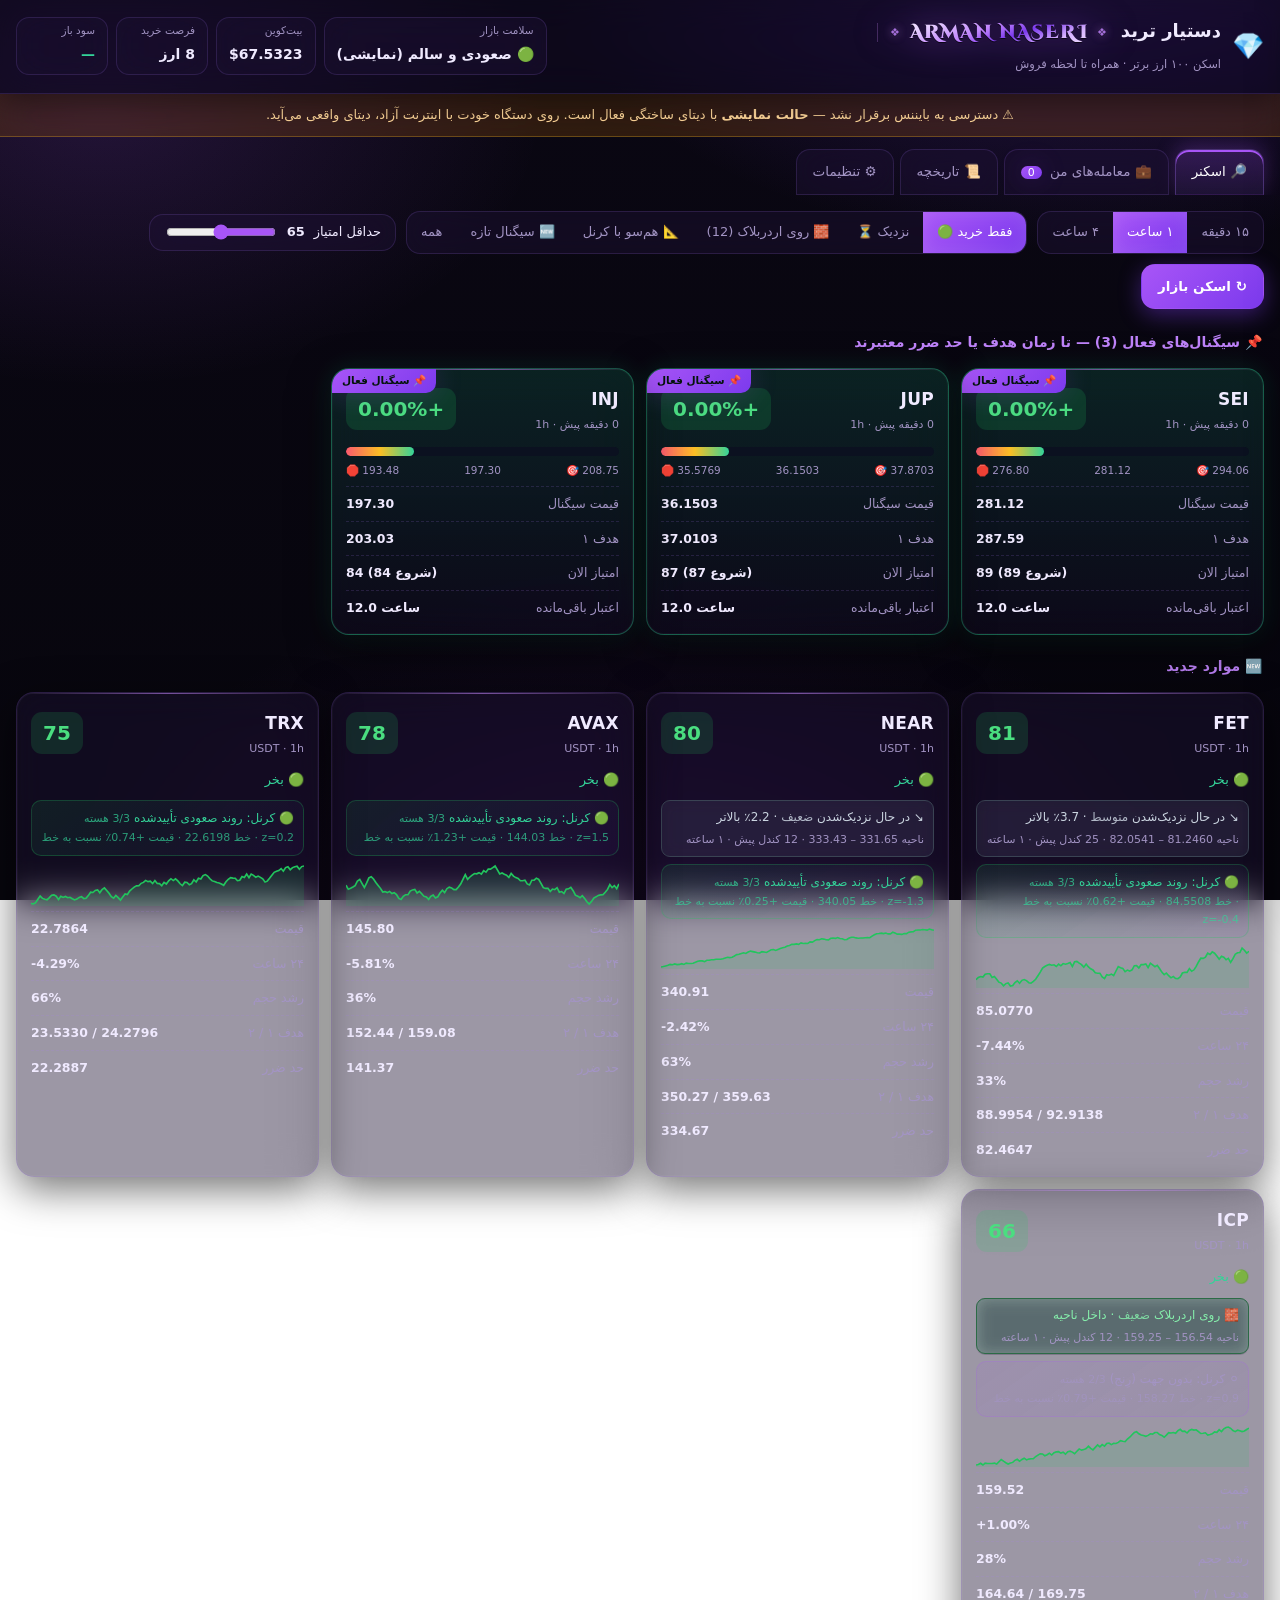
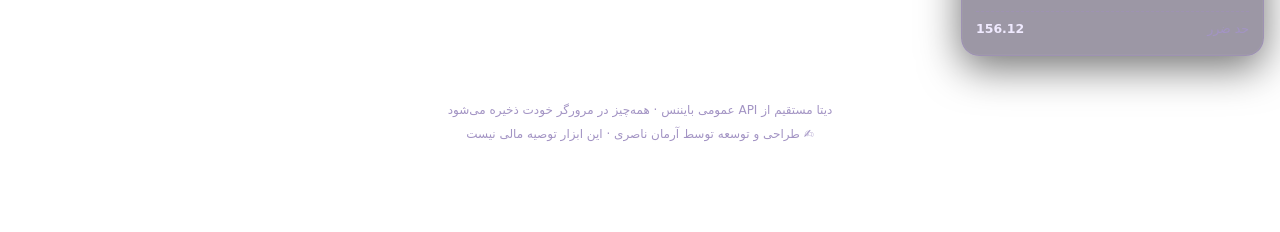
<file: dashboard/index.html>
<!doctype html>
<html lang="fa" dir="rtl">
<head>
<meta charset="utf-8">
<meta name="viewport" content="width=device-width, initial-scale=1, viewport-fit=cover">
<title>دستیار ترید | آرمان ناصری</title>
<link rel="preconnect" href="https://fonts.googleapis.com">
<link rel="preconnect" href="https://fonts.gstatic.com" crossorigin>
<link href="https://fonts.googleapis.com/css2?family=Cinzel+Decorative:wght@700;900&family=Playfair+Display:ital,wght@1,900&display=swap" rel="stylesheet">
<link rel="stylesheet" href="style.css">
<link rel="icon" href="data:image/svg+xml,<svg xmlns='http://www.w3.org/2000/svg' viewBox='0 0 100 100'><text y='.9em' font-size='90'>💎</text></svg>">
</head>
<body>

<header class="topbar">
  <div class="brand">
    <span class="logo">💎</span>
    <div>
      <h1>دستیار ترید <span class="sig">Arman Naseri</span></h1>
      <span class="by">اسکن ۱۰۰ ارز برتر · همراه تا لحظه فروش</span>
    </div>
  </div>
  <div class="market">
    <div class="mk"><span>سلامت بازار</span><b id="btcHealth">—</b></div>
    <div class="mk"><span>بیت‌کوین</span><b id="btcPrice">—</b></div>
    <div class="mk"><span>فرصت خرید</span><b id="buyCount">—</b></div>
    <div class="mk"><span>سود باز</span><b id="openPnl">—</b></div>
  </div>
</header>

<div class="banner" id="demoBanner" hidden>
  ⚠️ دسترسی به بایننس برقرار نشد — <b>حالت نمایشی</b> با دیتای ساختگی فعال است.
  روی دستگاه خودت با اینترنت آزاد، دیتای واقعی می‌آید.
</div>

<nav class="tabs">
  <button class="tab on" data-tab="scan">🔎 اسکنر</button>
  <button class="tab" data-tab="pos">💼 معامله‌های من <span class="badge" id="posCount">0</span></button>
  <button class="tab" data-tab="hist">📜 تاریخچه</button>
  <button class="tab" data-tab="set">⚙️ تنظیمات</button>
</nav>

<!-- ─────────── اسکنر ─────────── -->
<main class="page on" id="page-scan">
  <div class="controls">
    <div class="seg" id="tfSeg">
      <button data-tf="15m">۱۵ دقیقه</button>
      <button data-tf="1h" class="on">۱ ساعت</button>
      <button data-tf="4h">۴ ساعت</button>
    </div>
    <div class="seg" id="filterSeg">
      <button data-f="buy" class="on">فقط خرید 🟢</button>
      <button data-f="near">نزدیک ⏳</button>
      <button data-f="ob">🧱 روی اردربلاک</button>
      <button data-f="kr">📐 هم‌سو با کرنل</button>
      <button data-f="fresh">🆕 سیگنال تازه</button>
      <button data-f="all">همه</button>
    </div>
    <label class="slider">حداقل امتیاز <b id="minScoreVal">65</b>
      <input type="range" id="minScore" min="40" max="90" step="5" value="65">
    </label>
    <button class="btn primary" id="scanBtn">↻ اسکن بازار</button>
  </div>

  <div class="progress" id="progress" hidden><div class="bar" id="progressBar"></div><span id="progressTxt"></span></div>

  <section class="grid" id="grid"></section>
  <div class="empty" id="empty">برای شروع دکمه «اسکن بازار» را بزن — ۱۰۰ ارز برتر بررسی می‌شود.</div>
</main>

<!-- ─────────── معامله‌ها ─────────── -->
<main class="page" id="page-pos">
  <div class="sumbar" id="posSummary"></div>
  <section class="grid" id="posGrid"></section>
  <div class="empty" id="posEmpty">هنوز معامله‌ای ثبت نکرده‌ای. از تب اسکنر یک ارز را انتخاب کن و «خریدم» را بزن.</div>
</main>

<!-- ─────────── تاریخچه ─────────── -->
<main class="page" id="page-hist">
  <div class="sumbar" id="histSummary"></div>
  <div id="histCards"></div>
  <section class="list" id="histList"></section>
  <div class="empty" id="histEmpty">هنوز معامله‌ی بسته‌شده‌ای نداری.</div>
</main>

<!-- ─────────── تنظیمات ─────────── -->
<main class="page" id="page-set">
  <section class="card pad">
    <h3>💰 سرمایه و ریسک</h3>
    <p class="muted" style="font-size:13px;margin-top:0">حجم هر معامله خودکار حساب می‌شود تا ضرر احتمالی همیشه یک عدد ثابت بماند — مهم‌ترین قانون بقا در ترید.</p>
    <div class="row"><label>کل سرمایه ($)</label><input type="number" id="s_cap" step="50" value="300"></div>
    <div class="row"><label>ریسک هر معامله (٪ سرمایه)</label><input type="number" id="s_rpt" step="0.25" value="1"></div>
    <div class="row"><label>سقف ریسک تا حد ضرر (٪)</label><input type="number" id="s_mrisk" step="0.5" value="3.5"></div>
  </section>

  <section class="card pad">
    <h3>🎯 استراتژی</h3>
    <p class="muted" style="font-size:13px;margin-top:0">اهداف ضریبی از ریسک‌اند (R). با ۳R حتی نرخ برد ۳۰٪ هم سودده است.</p>
    <div class="row"><label>هدف اول (× ریسک)</label><input type="number" id="s_r1" step="0.1" value="1.5"></div>
    <div class="row"><label>هدف دوم (× ریسک)</label><input type="number" id="s_r2" step="0.1" value="3"></div>
    <div class="row"><label>حداکثر سیگنال هم‌زمان</label><input type="number" id="s_maxsig" step="1" value="3"></div>
    <div class="row"><label>فقط ارزهای قوی‌تر از میانگین بازار</label><input type="checkbox" id="s_rank" checked></div>
    <div class="row"><label>حداکثر ساعت نگهداری</label><input type="number" id="s_hold" step="1" value="12"></div>
    <div class="row"><label>سقف RSI برای خرید</label><input type="number" id="s_rsi" step="1" value="68"></div>
    <div class="row"><label>تعداد ارز اسکن‌شده</label><input type="number" id="s_top" step="10" value="100"></div>
  </section>

  <section class="card pad">
    <h3>📐 رگرسیون چندهسته‌ای</h3>
    <p class="muted" style="font-size:13px;margin-top:0">خط رگرسیون کرنل، قیمت را هموار می‌کند تا جهت واقعی روند دیده شود. «ترکیب سه‌گانه» میانگین سه هسته است و از تک‌هسته پایدارتر عمل می‌کند.</p>
    <div class="row"><label>هسته</label><select id="s_kset"></select></div>
    <div class="row"><label>پهنای باند (هرچه بیشتر، نرم‌تر)</label><input type="number" id="s_kbw" step="1" min="5" max="60" value="14"></div>
    <div class="row"><label>ضریب باند انحراف (σ)</label><input type="number" id="s_kdev" step="0.1" min="0.5" max="4" value="1.5"></div>
    <div class="row"><label>«تازه» یعنی حداکثر چند کندل پیش</label><input type="number" id="s_fresh" step="1" min="0" max="10" value="2"></div>
  </section>

  <section class="card pad">
    <h3>🔔 هشدارها</h3>
    <div class="row"><label>اعلان مرورگر</label><button class="btn" id="notifBtn">فعال‌سازی</button></div>
    <div class="row"><label>صدای هشدار</label><input type="checkbox" id="s_sound" checked></div>
    <div class="row"><label>بروزرسانی قیمت هر (ثانیه)</label><input type="number" id="s_poll" step="5" value="20"></div>
    <div class="row"><label>اسکن خودکار هر (دقیقه)</label><input type="number" id="s_auto" step="5" value="15"></div>
  </section>

  <section class="card pad">
    <h3>💾 پشتیبان</h3>
    <p class="muted">معامله‌ها فقط روی همین مرورگر ذخیره می‌شوند. برای انتقال، فایل پشتیبان بگیر.</p>
    <div class="btnrow">
      <button class="btn" id="exportBtn">⬇️ خروجی JSON</button>
      <button class="btn" id="importBtn">⬆️ بازگردانی</button>
      <button class="btn danger" id="resetBtn">🗑 پاک‌کردن همه</button>
    </div>
    <input type="file" id="importFile" accept="application/json" hidden>
  </section>
</main>

<!-- ─────────── کشوی جزئیات ارز ─────────── -->
<div class="scrim" id="scrim"></div>
<aside class="drawer" id="drawer">
  <div class="dr-head">
    <button class="x" id="closeDrawer">✕</button>
    <div><h2 id="drTitle">—</h2><span class="by" id="drSub">—</span></div>
  </div>
  <div class="dr-body" id="drBody"></div>
</aside>

<footer>
  دیتا مستقیم از API عمومی بایننس · همه‌چیز در مرورگر خودت ذخیره می‌شود<br>
  ✍️ طراحی و توسعه توسط آرمان ناصری · این ابزار توصیه مالی نیست
</footer>

<script src="engine.js"></script>
<script src="app.js"></script>
</body>
</html>
</file>
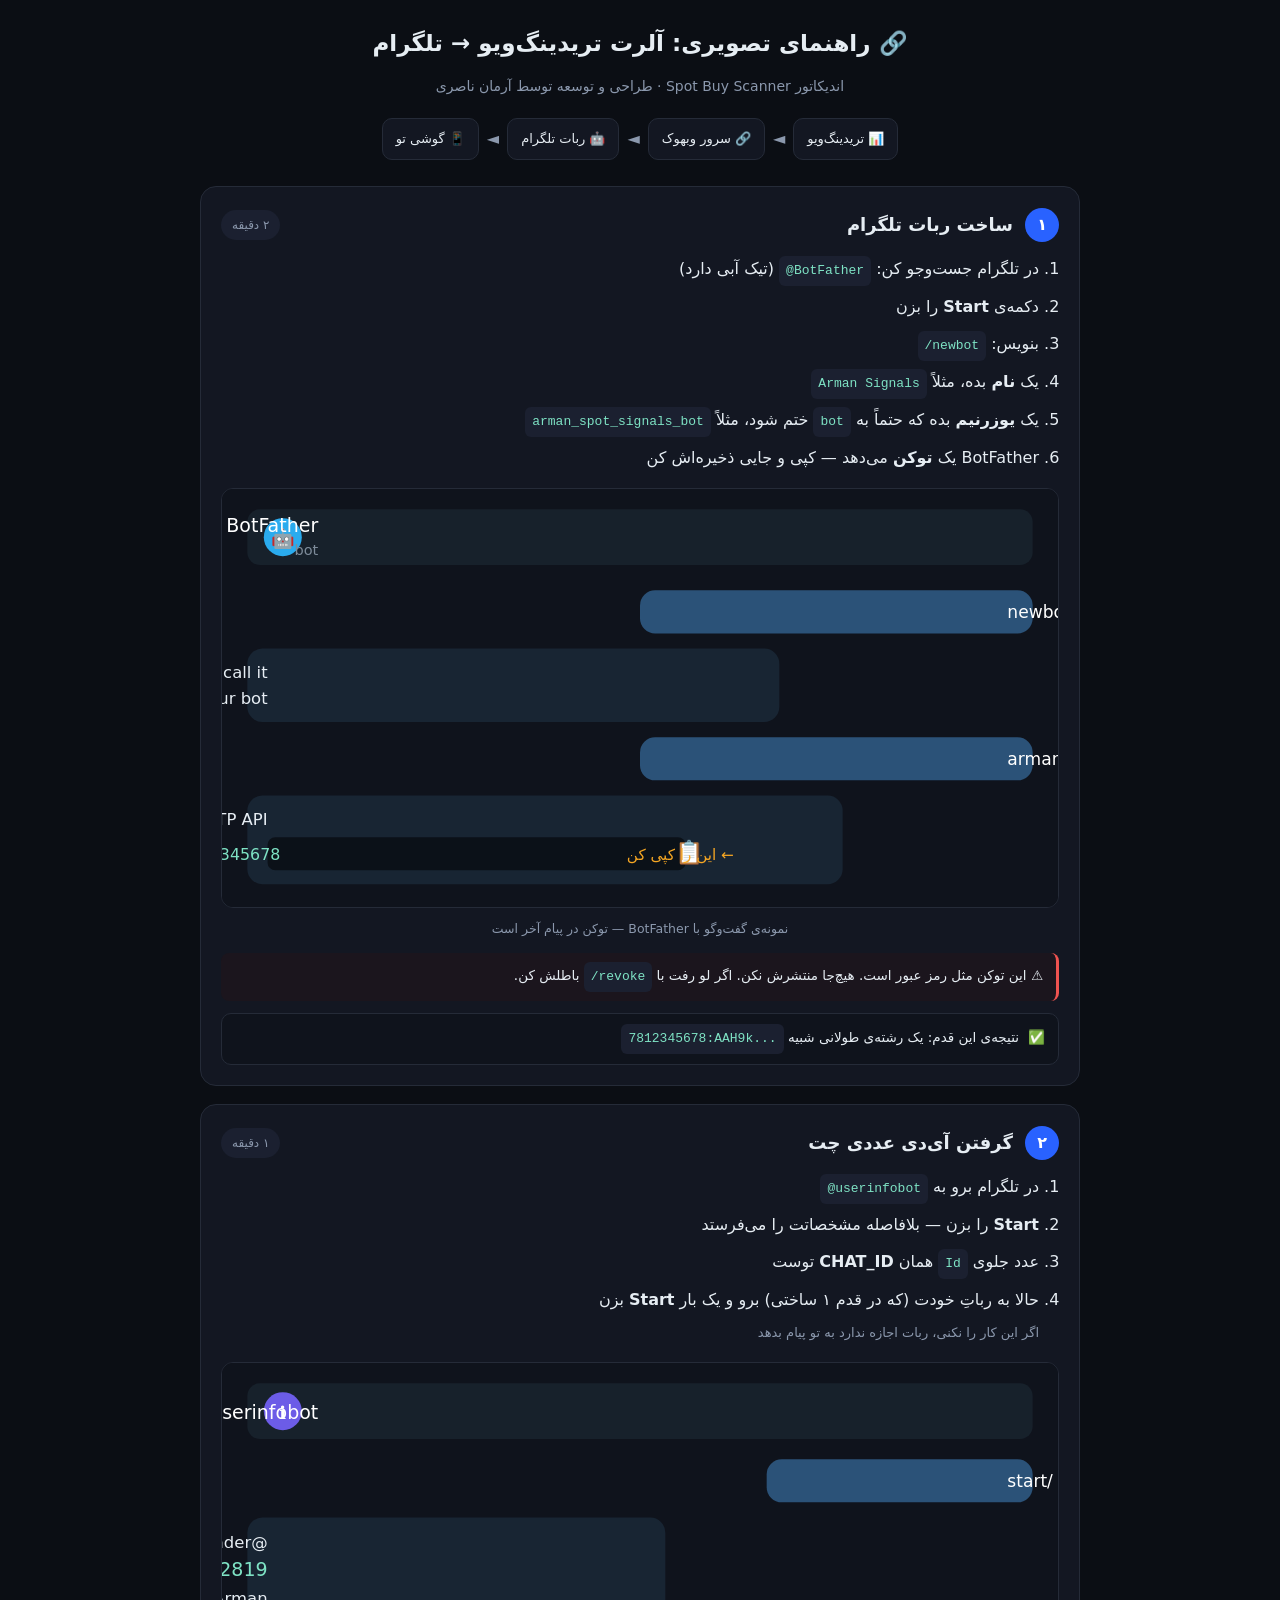
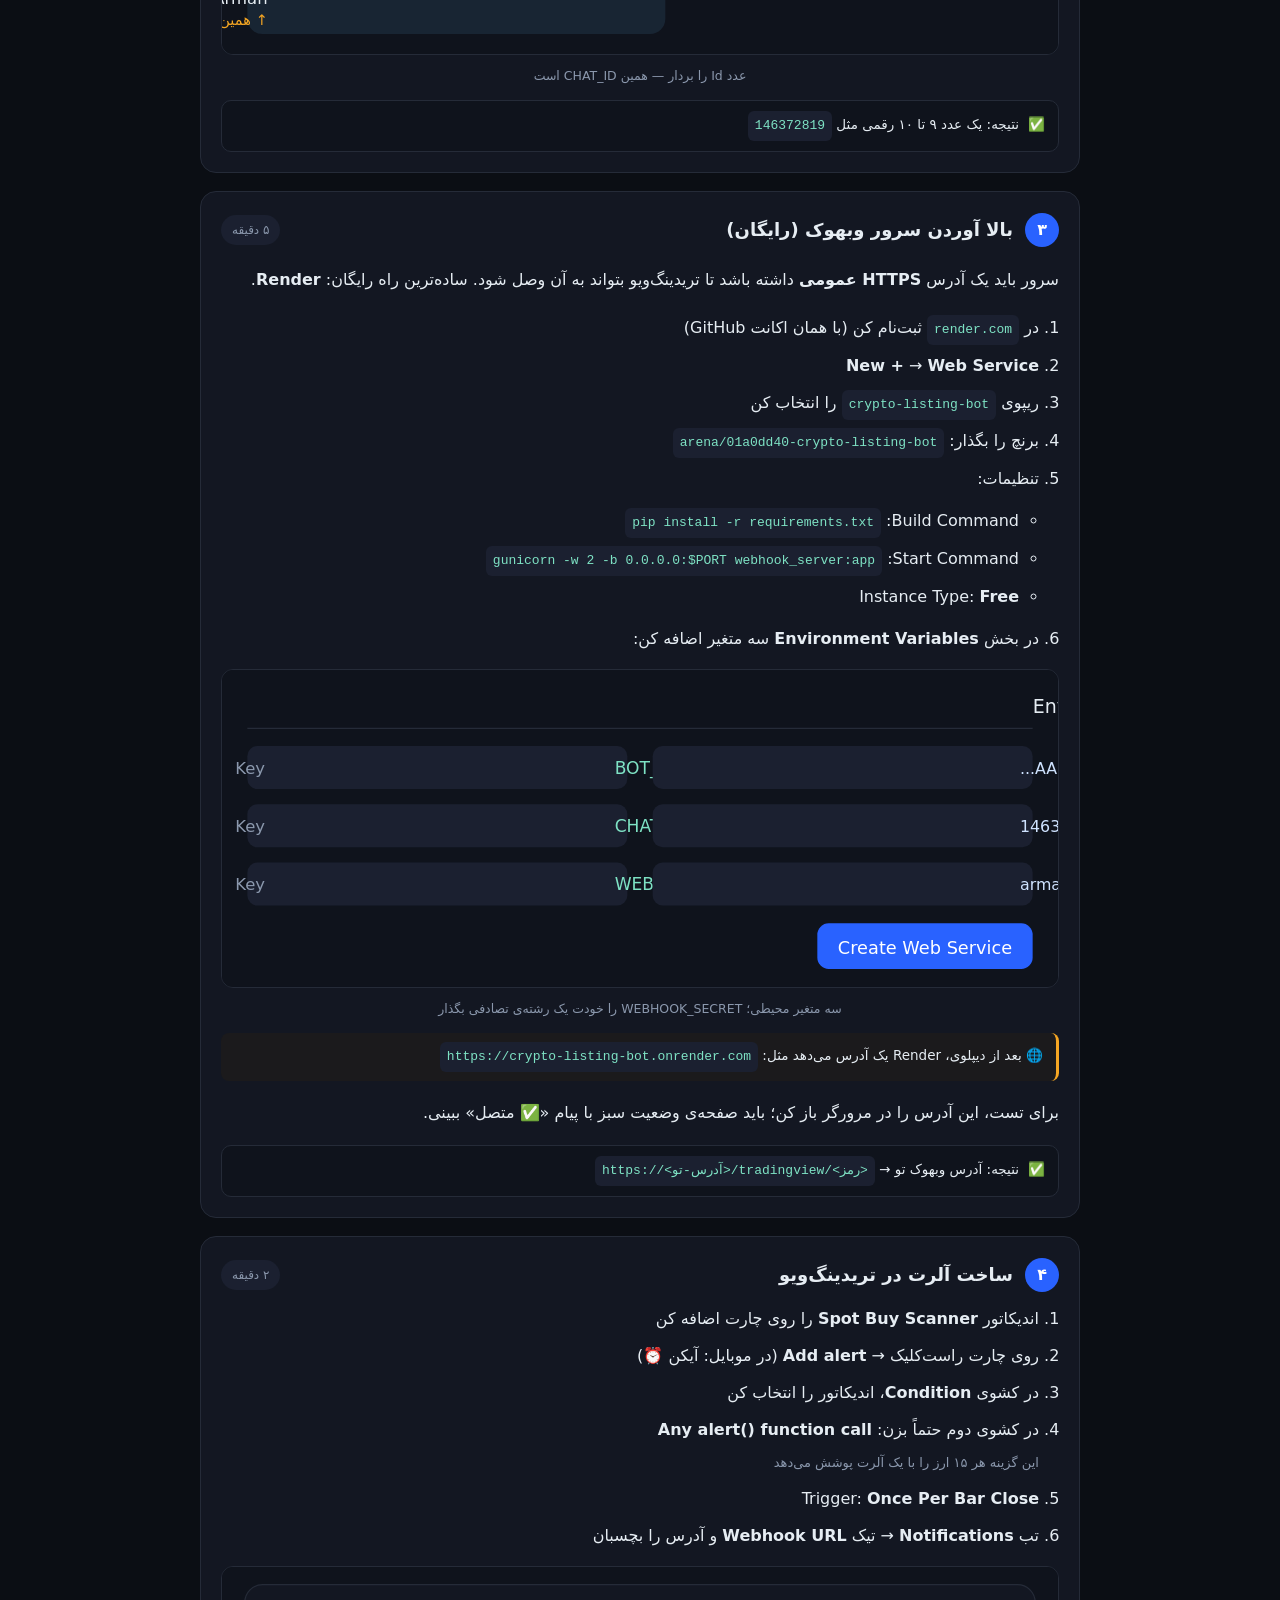
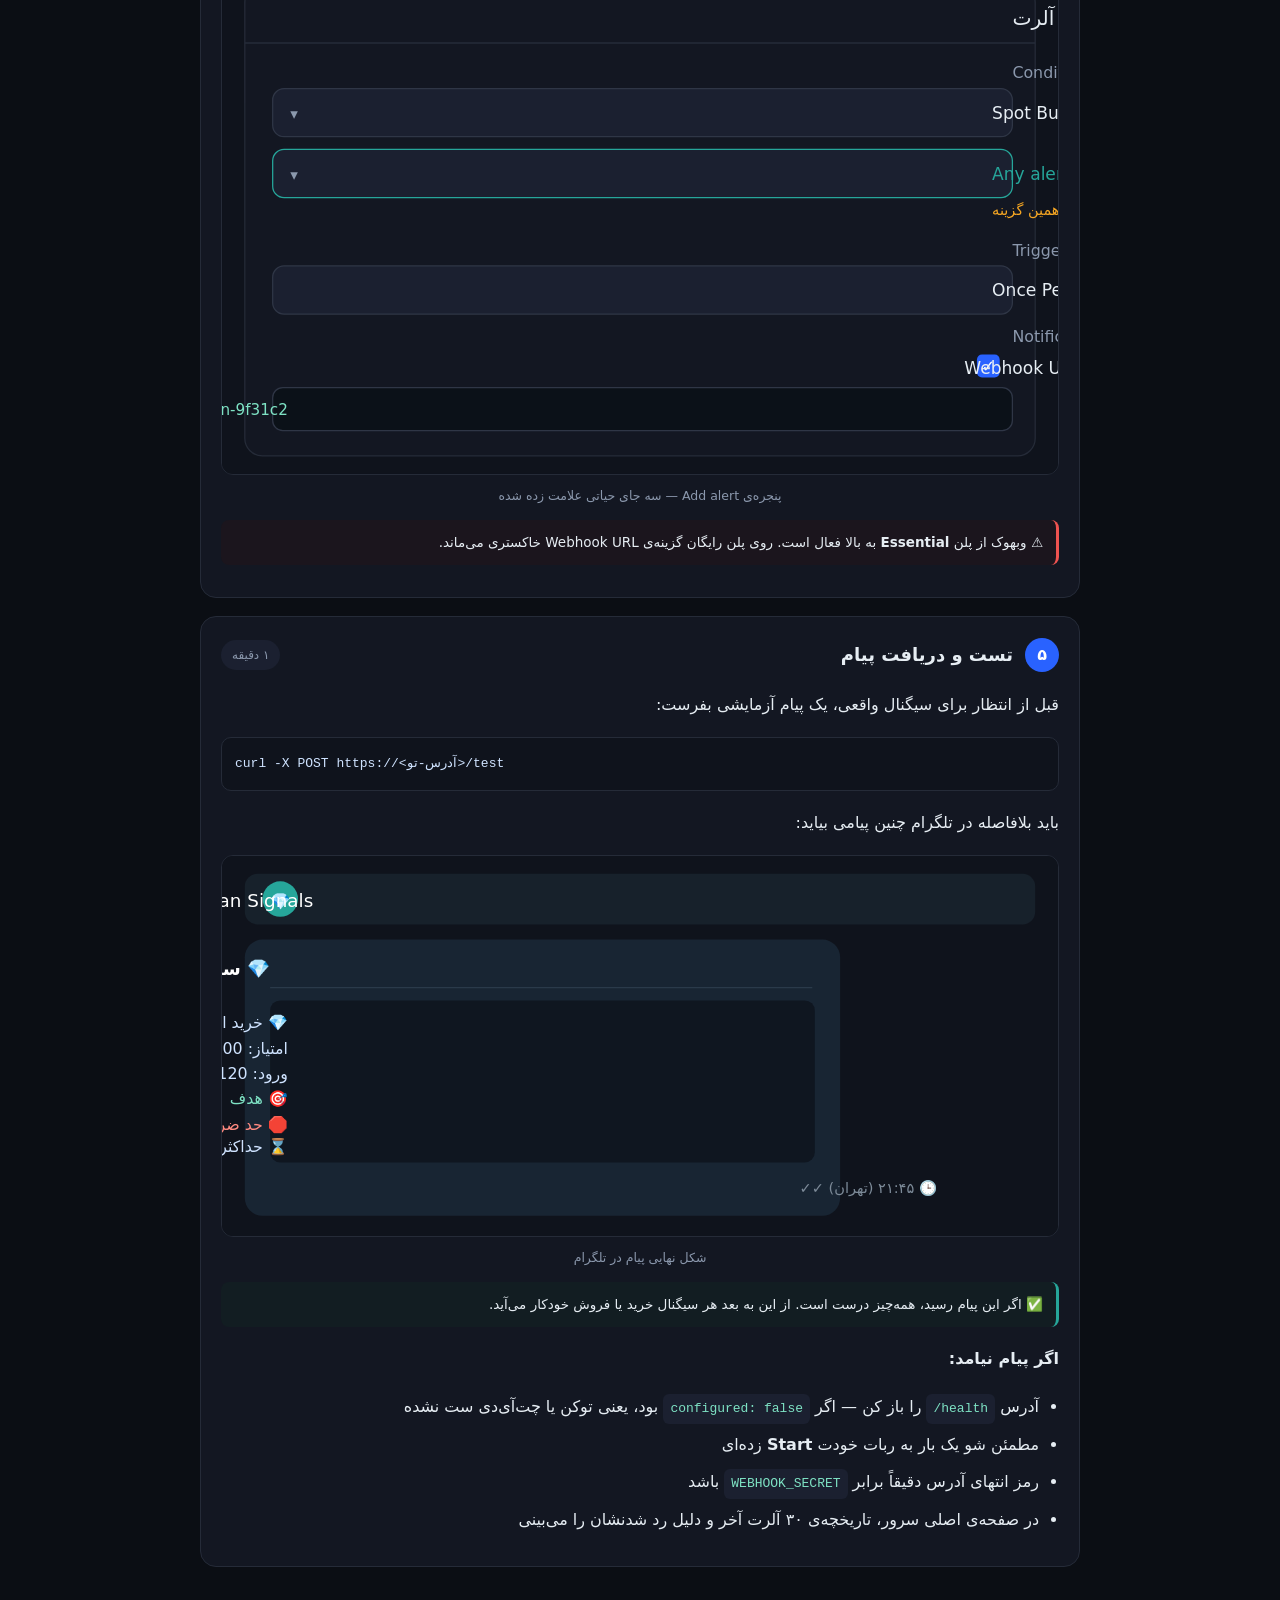
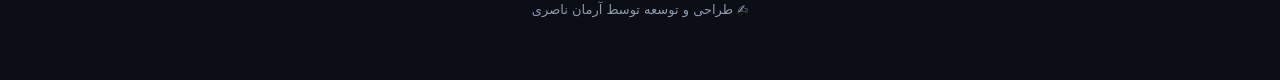
<file: guide/index.html>
<!doctype html>
<html lang="fa" dir="rtl">
<head>
<meta charset="utf-8">
<meta name="viewport" content="width=device-width, initial-scale=1">
<title>راهنمای تصویری: آلرت تریدینگ‌ویو → تلگرام</title>
<style>
  :root{
    --bg:#0b0e14; --card:#131722; --line:#252b38; --tx:#e6edf3; --mu:#8b98ad;
    --ac:#2962ff; --gr:#26a69a; --rd:#ef5350; --or:#f5a623;
  }
  *{box-sizing:border-box}
  body{margin:0;background:var(--bg);color:var(--tx);line-height:2;
       font-family:system-ui,'Segoe UI',Tahoma,sans-serif;padding:20px 14px 70px}
  .wrap{max-width:880px;margin:0 auto}
  header{text-align:center;margin-bottom:26px}
  h1{font-size:23px;margin:0 0 6px}
  .sub{color:var(--mu);font-size:14px}
  .flow{display:flex;gap:8px;justify-content:center;flex-wrap:wrap;margin:18px 0 26px}
  .flow span{background:var(--card);border:1px solid var(--line);border-radius:10px;
             padding:7px 13px;font-size:13px}
  .flow i{color:var(--mu);font-style:normal;align-self:center}
  .step{background:var(--card);border:1px solid var(--line);border-radius:16px;
        padding:20px;margin-bottom:18px}
  .head{display:flex;align-items:center;gap:12px;margin-bottom:6px}
  .num{background:var(--ac);color:#fff;width:34px;height:34px;border-radius:50%;
       display:grid;place-items:center;font-weight:700;flex:none}
  .head h2{font-size:18px;margin:0}
  .tag{margin-right:auto;font-size:12px;color:var(--mu);background:#1b2030;
       border-radius:99px;padding:3px 11px}
  ol,ul{padding-right:20px;margin:10px 0}
  li{margin-bottom:5px}
  code{background:#1b2030;color:#7ee2c4;border-radius:6px;padding:2px 7px;
       direction:ltr;display:inline-block;font-size:13px}
  pre{background:#0f131c;border:1px solid var(--line);border-radius:10px;padding:13px;
      overflow-x:auto;direction:ltr;text-align:left;font-size:13px;color:#cfe3ff}
  .note{border-right:3px solid var(--or);background:#2a220f55;padding:9px 13px;
        border-radius:8px;font-size:13.5px;margin:12px 0}
  .ok{border-right-color:var(--gr);background:#0f2a2355}
  .bad{border-right-color:var(--rd);background:#2a121255}
  svg{width:100%;height:auto;display:block;margin:14px 0;border-radius:12px;
      border:1px solid var(--line);background:#0f131c}
  .cap{text-align:center;color:var(--mu);font-size:12.5px;margin-top:-6px}
  footer{text-align:center;color:var(--mu);font-size:13px;margin-top:30px}
  .chk{display:flex;gap:9px;align-items:flex-start;background:#0f131c;border:1px solid var(--line);
       border-radius:10px;padding:10px 13px;margin-top:12px;font-size:13.5px}
</style>
</head>
<body>
<div class="wrap">

<header>
  <h1>🔗 راهنمای تصویری: آلرت تریدینگ‌ویو → تلگرام</h1>
  <div class="sub">اندیکاتور Spot Buy Scanner · طراحی و توسعه توسط آرمان ناصری</div>
  <div class="flow">
    <span>📊 تریدینگ‌ویو</span><i>◄</i>
    <span>🔗 سرور وبهوک</span><i>◄</i>
    <span>🤖 ربات تلگرام</span><i>◄</i>
    <span>📱 گوشی تو</span>
  </div>
</header>

<!-- ─────────── قدم ۱ ─────────── -->
<div class="step">
  <div class="head"><div class="num">۱</div><h2>ساخت ربات تلگرام</h2><span class="tag">۲ دقیقه</span></div>
  <ol>
    <li>در تلگرام جست‌وجو کن: <code>@BotFather</code> (تیک آبی دارد)</li>
    <li>دکمه‌ی <b>Start</b> را بزن</li>
    <li>بنویس: <code>/newbot</code></li>
    <li>یک <b>نام</b> بده، مثلاً <code>Arman Signals</code></li>
    <li>یک <b>یوزرنیم</b> بده که حتماً به <code>bot</code> ختم شود، مثلاً <code>arman_spot_signals_bot</code></li>
    <li>BotFather یک <b>توکن</b> می‌دهد — کپی و جایی ذخیره‌اش کن</li>
  </ol>

  <svg viewBox="0 0 660 330" xmlns="http://www.w3.org/2000/svg" font-family="system-ui">
    <rect width="660" height="330" fill="#0f131c"/>
    <rect x="20" y="16" width="620" height="44" rx="10" fill="#17212b"/>
    <circle cx="48" cy="38" r="15" fill="#2aabee"/><text x="48" y="44" font-size="15" text-anchor="middle" fill="#fff">🤖</text>
    <text x="76" y="34" font-size="15" fill="#fff">BotFather</text>
    <text x="76" y="52" font-size="11.5" fill="#7d8b99">bot</text>

    <rect x="330" y="80" width="310" height="34" rx="12" fill="#2b5278"/>
    <text x="620" y="102" font-size="13.5" fill="#fff" text-anchor="end">/newbot</text>

    <rect x="20" y="126" width="420" height="58" rx="12" fill="#182533"/>
    <text x="36" y="149" font-size="13" fill="#e6edf3">Alright, a new bot. How are we going to call it?</text>
    <text x="36" y="170" font-size="13" fill="#e6edf3">Please choose a name for your bot.</text>

    <rect x="330" y="196" width="310" height="34" rx="12" fill="#2b5278"/>
    <text x="620" y="218" font-size="13.5" fill="#fff" text-anchor="end">arman_spot_signals_bot</text>

    <rect x="20" y="242" width="470" height="70" rx="12" fill="#182533"/>
    <text x="36" y="265" font-size="13" fill="#e6edf3">Done! Use this token to access the HTTP API:</text>
    <rect x="36" y="275" width="330" height="26" rx="6" fill="#0b1118"/>
    <text x="46" y="293" font-size="12.5" fill="#7ee2c4">7812345678:AAH9k...Qx7ZmT</text>
    <text x="380" y="293" font-size="18">📋</text>
    <text x="404" y="293" font-size="12" fill="#f5a623">← این را کپی کن</text>
  </svg>
  <div class="cap">نمونه‌ی گفت‌وگو با BotFather — توکن در پیام آخر است</div>

  <div class="note bad">⚠️ این توکن مثل رمز عبور است. هیچ‌جا منتشرش نکن. اگر لو رفت با <code>/revoke</code> باطلش کن.</div>
  <div class="chk">✅ <div>نتیجه‌ی این قدم: یک رشته‌ی طولانی شبیه <code>7812345678:AAH9k...</code></div></div>
</div>

<!-- ─────────── قدم ۲ ─────────── -->
<div class="step">
  <div class="head"><div class="num">۲</div><h2>گرفتن آی‌دی عددی چت</h2><span class="tag">۱ دقیقه</span></div>
  <ol>
    <li>در تلگرام برو به <code>@userinfobot</code></li>
    <li><b>Start</b> را بزن — بلافاصله مشخصاتت را می‌فرستد</li>
    <li>عدد جلوی <code>Id</code> همان <b>CHAT_ID</b> توست</li>
    <li>حالا به رباتِ خودت (که در قدم ۱ ساختی) برو و یک بار <b>Start</b> بزن
        <br><span style="color:var(--mu);font-size:13px">اگر این کار را نکنی، ربات اجازه ندارد به تو پیام بدهد</span></li>
  </ol>

  <svg viewBox="0 0 660 230" xmlns="http://www.w3.org/2000/svg" font-family="system-ui">
    <rect width="660" height="230" fill="#0f131c"/>
    <rect x="20" y="16" width="620" height="44" rx="10" fill="#17212b"/>
    <circle cx="48" cy="38" r="15" fill="#6c5ce7"/><text x="48" y="44" font-size="14" text-anchor="middle" fill="#fff">ℹ️</text>
    <text x="76" y="44" font-size="15" fill="#fff">userinfobot</text>

    <rect x="430" y="76" width="210" height="34" rx="12" fill="#2b5278"/>
    <text x="620" y="98" font-size="13.5" fill="#fff" text-anchor="end">/start</text>

    <rect x="20" y="122" width="330" height="92" rx="12" fill="#182533"/>
    <text x="36" y="146" font-size="13" fill="#e6edf3">@arman_trader</text>
    <text x="36" y="168" font-size="13" fill="#e6edf3">Id: <tspan fill="#7ee2c4" font-size="15">146372819</tspan></text>
    <text x="36" y="190" font-size="13" fill="#e6edf3">First: Arman</text>
    <text x="36" y="207" font-size="11.5" fill="#f5a623">↑ همین عدد = CHAT_ID</text>
  </svg>
  <div class="cap">عدد Id را بردار — همین CHAT_ID است</div>

  <div class="chk">✅ <div>نتیجه: یک عدد ۹ تا ۱۰ رقمی مثل <code>146372819</code></div></div>
</div>

<!-- ─────────── قدم ۳ ─────────── -->
<div class="step">
  <div class="head"><div class="num">۳</div><h2>بالا آوردن سرور وبهوک (رایگان)</h2><span class="tag">۵ دقیقه</span></div>
  <p>سرور باید یک آدرس <b>HTTPS عمومی</b> داشته باشد تا تریدینگ‌ویو بتواند به آن وصل شود. ساده‌ترین راه رایگان: <b>Render</b>.</p>
  <ol>
    <li>در <code>render.com</code> ثبت‌نام کن (با همان اکانت GitHub)</li>
    <li><b>New +</b> → <b>Web Service</b></li>
    <li>ریپوی <code>crypto-listing-bot</code> را انتخاب کن</li>
    <li>برنچ را بگذار: <code>arena/01a0dd40-crypto-listing-bot</code></li>
    <li>تنظیمات:
      <ul>
        <li>Build Command: <code>pip install -r requirements.txt</code></li>
        <li>Start Command: <code>gunicorn -w 2 -b 0.0.0.0:$PORT webhook_server:app</code></li>
        <li>Instance Type: <b>Free</b></li>
      </ul>
    </li>
    <li>در بخش <b>Environment Variables</b> سه متغیر اضافه کن:</li>
  </ol>

  <svg viewBox="0 0 660 250" xmlns="http://www.w3.org/2000/svg" font-family="system-ui">
    <rect width="660" height="250" fill="#0f131c"/>
    <text x="640" y="34" font-size="15" fill="#e6edf3" text-anchor="end">Environment Variables</text>
    <line x1="20" y1="46" x2="640" y2="46" stroke="#252b38"/>

    <rect x="20" y="60" width="300" height="34" rx="8" fill="#1b2030"/>
    <text x="34" y="82" font-size="13" fill="#8b98ad">Key</text>
    <text x="310" y="82" font-size="13.5" fill="#7ee2c4" text-anchor="end">BOT_TOKEN</text>
    <rect x="340" y="60" width="300" height="34" rx="8" fill="#1b2030"/>
    <text x="630" y="82" font-size="12.5" fill="#cfe3ff" text-anchor="end">7812345678:AAH9k...</text>

    <rect x="20" y="106" width="300" height="34" rx="8" fill="#1b2030"/>
    <text x="34" y="128" font-size="13" fill="#8b98ad">Key</text>
    <text x="310" y="128" font-size="13.5" fill="#7ee2c4" text-anchor="end">CHAT_ID</text>
    <rect x="340" y="106" width="300" height="34" rx="8" fill="#1b2030"/>
    <text x="630" y="128" font-size="12.5" fill="#cfe3ff" text-anchor="end">146372819</text>

    <rect x="20" y="152" width="300" height="34" rx="8" fill="#1b2030"/>
    <text x="34" y="174" font-size="13" fill="#8b98ad">Key</text>
    <text x="310" y="174" font-size="13.5" fill="#7ee2c4" text-anchor="end">WEBHOOK_SECRET</text>
    <rect x="340" y="152" width="300" height="34" rx="8" fill="#1b2030"/>
    <text x="630" y="174" font-size="12.5" fill="#cfe3ff" text-anchor="end">arman-9f31c2</text>

    <rect x="470" y="200" width="170" height="36" rx="9" fill="#2962ff"/>
    <text x="555" y="224" font-size="14" fill="#fff" text-anchor="middle">Create Web Service</text>
  </svg>
  <div class="cap">سه متغیر محیطی؛ WEBHOOK_SECRET را خودت یک رشته‌ی تصادفی بگذار</div>

  <div class="note">🌐 بعد از دیپلوی، Render یک آدرس می‌دهد مثل:
    <code>https://crypto-listing-bot.onrender.com</code></div>
  <p>برای تست، این آدرس را در مرورگر باز کن؛ باید صفحه‌ی وضعیت سبز با پیام «✅ متصل» ببینی.</p>
  <div class="chk">✅ <div>نتیجه: آدرس وبهوک تو →
    <code>https://&lt;آدرس-تو&gt;/tradingview/&lt;رمز&gt;</code></div></div>
</div>

<!-- ─────────── قدم ۴ ─────────── -->
<div class="step">
  <div class="head"><div class="num">۴</div><h2>ساخت آلرت در تریدینگ‌ویو</h2><span class="tag">۲ دقیقه</span></div>
  <ol>
    <li>اندیکاتور <b>Spot Buy Scanner</b> را روی چارت اضافه کن</li>
    <li>روی چارت راست‌کلیک → <b>Add alert</b> (در موبایل: آیکن ⏰)</li>
    <li>در کشوی <b>Condition</b>، اندیکاتور را انتخاب کن</li>
    <li>در کشوی دوم حتماً بزن: <b>Any alert() function call</b>
        <br><span style="color:var(--mu);font-size:13px">این گزینه هر ۱۵ ارز را با یک آلرت پوشش می‌دهد</span></li>
    <li>Trigger: <b>Once Per Bar Close</b></li>
    <li>تب <b>Notifications</b> → تیک <b>Webhook URL</b> و آدرس را بچسبان</li>
  </ol>

  <svg viewBox="0 0 660 400" xmlns="http://www.w3.org/2000/svg" font-family="system-ui">
    <rect width="660" height="400" fill="#0f131c"/>
    <rect x="18" y="14" width="624" height="372" rx="14" fill="#131722" stroke="#252b38"/>
    <text x="624" y="46" font-size="16" fill="#e6edf3" text-anchor="end">ساخت آلرت</text>
    <line x1="18" y1="60" x2="642" y2="60" stroke="#252b38"/>

    <text x="624" y="88" font-size="12.5" fill="#8b98ad" text-anchor="end">Condition</text>
    <rect x="40" y="96" width="584" height="38" rx="9" fill="#1b2030" stroke="#2f3646"/>
    <text x="608" y="120" font-size="13.5" fill="#e6edf3" text-anchor="end">Spot Buy Scanner [Arman Naseri]</text>
    <text x="60" y="120" font-size="12" fill="#8b98ad">▾</text>

    <rect x="40" y="144" width="584" height="38" rx="9" fill="#1b2030" stroke="#26a69a"/>
    <text x="608" y="168" font-size="13.5" fill="#26a69a" text-anchor="end">Any alert() function call</text>
    <text x="60" y="168" font-size="12" fill="#8b98ad">▾</text>
    <text x="608" y="196" font-size="11.5" fill="#f5a623" text-anchor="end">↑ حتماً همین گزینه</text>

    <text x="624" y="228" font-size="12.5" fill="#8b98ad" text-anchor="end">Trigger</text>
    <rect x="40" y="236" width="584" height="38" rx="9" fill="#1b2030" stroke="#2f3646"/>
    <text x="608" y="260" font-size="13.5" fill="#e6edf3" text-anchor="end">Once Per Bar Close</text>

    <text x="624" y="296" font-size="12.5" fill="#8b98ad" text-anchor="end">Notifications</text>
    <rect x="596" y="306" width="18" height="18" rx="4" fill="#2962ff"/>
    <text x="605" y="320" font-size="13" fill="#fff" text-anchor="middle">✓</text>
    <text x="586" y="321" font-size="13.5" fill="#e6edf3" text-anchor="end">Webhook URL</text>
    <rect x="40" y="332" width="584" height="34" rx="8" fill="#0b1118" stroke="#2f3646"/>
    <text x="52" y="354" font-size="12" fill="#7ee2c4">https://crypto-listing-bot.onrender.com/tradingview/arman-9f31c2</text>
  </svg>
  <div class="cap">پنجره‌ی Add alert — سه جای حیاتی علامت زده شده</div>

  <div class="note bad">⚠️ وبهوک از پلن <b>Essential</b> به بالا فعال است. روی پلن رایگان گزینه‌ی Webhook URL خاکستری می‌ماند.</div>
</div>

<!-- ─────────── قدم ۵ ─────────── -->
<div class="step">
  <div class="head"><div class="num">۵</div><h2>تست و دریافت پیام</h2><span class="tag">۱ دقیقه</span></div>
  <p>قبل از انتظار برای سیگنال واقعی، یک پیام آزمایشی بفرست:</p>
  <pre>curl -X POST https://&lt;آدرس-تو&gt;/test</pre>
  <p>باید بلافاصله در تلگرام چنین پیامی بیاید:</p>

  <svg viewBox="0 0 660 300" xmlns="http://www.w3.org/2000/svg" font-family="system-ui">
    <rect width="660" height="300" fill="#0f131c"/>
    <rect x="18" y="14" width="624" height="40" rx="10" fill="#17212b"/>
    <circle cx="46" cy="34" r="14" fill="#26a69a"/><text x="46" y="40" font-size="13" text-anchor="middle" fill="#fff">💎</text>
    <text x="72" y="40" font-size="14.5" fill="#fff">Arman Signals</text>

    <rect x="18" y="66" width="470" height="218" rx="14" fill="#182533"/>
    <text x="38" y="94" font-size="14.5" fill="#fff" font-weight="700">💎 سیگنال خرید اسپات</text>
    <line x1="38" y1="104" x2="466" y2="104" stroke="#2a3a4a"/>
    <rect x="38" y="114" width="430" height="128" rx="8" fill="#0f1620"/>
    <text x="52" y="136" font-size="12.5" fill="#cfe3ff">💎 خرید اسپات: SUIUSDT</text>
    <text x="52" y="156" font-size="12.5" fill="#cfe3ff">امتیاز: 78/100  |  بازار: 🟢 سالم</text>
    <text x="52" y="176" font-size="12.5" fill="#cfe3ff">ورود: 3.4120</text>
    <text x="52" y="196" font-size="12.5" fill="#7ee2c4">🎯 هدف ۱: 3.5280      🎯 هدف ۲: 3.7010</text>
    <text x="52" y="216" font-size="12.5" fill="#ff8a80">🛑 حد ضرر: 3.2880</text>
    <text x="52" y="234" font-size="12.5" fill="#cfe3ff">⌛ حداکثر نگهداری: 12 ساعت</text>
    <text x="456" y="266" font-size="11.5" fill="#7d8b99" text-anchor="end">🕒 ۲۱:۴۵ (تهران)   ✓✓</text>
  </svg>
  <div class="cap">شکل نهایی پیام در تلگرام</div>

  <div class="note ok">✅ اگر این پیام رسید، همه‌چیز درست است. از این به بعد هر سیگنال خرید یا فروش خودکار می‌آید.</div>

  <p><b>اگر پیام نیامد:</b></p>
  <ul>
    <li>آدرس <code>/health</code> را باز کن — اگر <code>configured: false</code> بود، یعنی توکن یا چت‌آی‌دی ست نشده</li>
    <li>مطمئن شو یک بار به ربات خودت <b>Start</b> زده‌ای</li>
    <li>رمز انتهای آدرس دقیقاً برابر <code>WEBHOOK_SECRET</code> باشد</li>
    <li>در صفحه‌ی اصلی سرور، تاریخچه‌ی ۳۰ آلرت آخر و دلیل رد شدنشان را می‌بینی</li>
  </ul>
</div>

<footer>✍️ طراحی و توسعه توسط آرمان ناصری</footer>
</div>
</body>
</html>
</file>
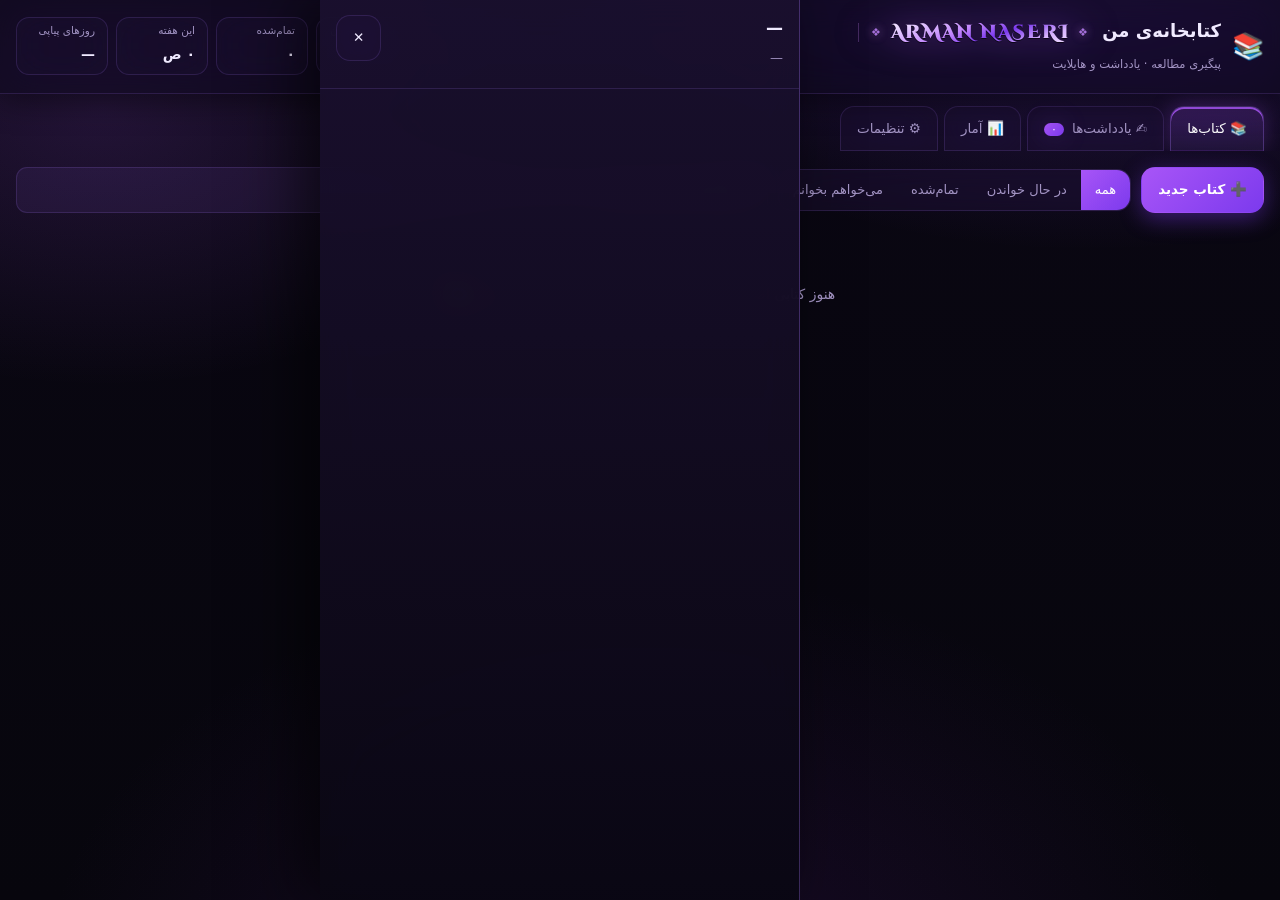
<file: reading/index.html>
<!doctype html>
<html lang="fa" dir="rtl">
<head>
<meta charset="utf-8">
<meta name="viewport" content="width=device-width, initial-scale=1, viewport-fit=cover">
<title>کتابخانه‌ی من | آرمان ناصری</title>
<link rel="preconnect" href="https://fonts.googleapis.com">
<link rel="preconnect" href="https://fonts.gstatic.com" crossorigin>
<link href="https://fonts.googleapis.com/css2?family=Cinzel+Decorative:wght@700;900&family=Playfair+Display:ital,wght@1,900&display=swap" rel="stylesheet">
<link rel="stylesheet" href="style.css">
<link rel="icon" href="data:image/svg+xml,<svg xmlns='http://www.w3.org/2000/svg' viewBox='0 0 100 100'><text y='.9em' font-size='90'>📚</text></svg>">
</head>
<body>

<header class="topbar">
  <div class="brand">
    <span class="logo">📚</span>
    <div>
      <h1>کتابخانه‌ی من <span class="sig">Arman Naseri</span></h1>
      <span class="by">پیگیری مطالعه · یادداشت و هایلایت</span>
    </div>
  </div>
  <div class="market">
    <div class="mk"><span>در حال خواندن</span><b id="hReading">—</b></div>
    <div class="mk"><span>تمام‌شده</span><b id="hDone">—</b></div>
    <div class="mk"><span>این هفته</span><b id="hWeek">—</b></div>
    <div class="mk"><span>روزهای پیاپی</span><b id="hStreak">—</b></div>
  </div>
</header>

<nav class="tabs">
  <button class="tab on" data-tab="books">📚 کتاب‌ها</button>
  <button class="tab" data-tab="notes">✍️ یادداشت‌ها <span class="badge" id="noteCount">0</span></button>
  <button class="tab" data-tab="stats">📊 آمار</button>
  <button class="tab" data-tab="set">⚙️ تنظیمات</button>
</nav>

<!-- ─────────── کتاب‌ها ─────────── -->
<main class="page on" id="page-books">
  <div class="controls">
    <button class="btn primary" id="addBook">➕ کتاب جدید</button>
    <div class="seg" id="statusSeg">
      <button data-s="all" class="on">همه</button>
      <button data-s="reading">در حال خواندن</button>
      <button data-s="done">تمام‌شده</button>
      <button data-s="want">می‌خواهم بخوانم</button>
    </div>
    <input type="search" id="search" placeholder="جستجوی عنوان یا نویسنده…">
  </div>
  <div id="bookGrid" class="grid"></div>
  <p class="empty" id="booksEmpty">هنوز کتابی اضافه نکرده‌ای — با دکمه‌ی «کتاب جدید» شروع کن 📖</p>
</main>

<!-- ─────────── یادداشت‌ها ─────────── -->
<main class="page" id="page-notes">
  <div class="controls">
    <div class="seg" id="noteSeg">
      <button data-t="all" class="on">همه</button>
      <button data-t="quote">❝ نقل‌قول</button>
      <button data-t="idea">💡 ایده</button>
      <button data-t="question">❓ سؤال</button>
      <button data-t="fav">⭐ نشان‌شده</button>
    </div>
    <input type="search" id="noteSearch" placeholder="جستجو در یادداشت‌ها…">
  </div>
  <div id="noteList"></div>
  <p class="empty" id="notesEmpty">هنوز یادداشتی ثبت نشده. وارد یک کتاب شو و جمله‌های مهمش را ذخیره کن ✍️</p>
</main>

<!-- ─────────── آمار ─────────── -->
<main class="page" id="page-stats">
  <div id="statCards"></div>
  <section class="card pad">
    <h3>📅 صفحه‌های ۳۰ روز اخیر</h3>
    <div id="chart30"></div>
  </section>
  <section class="card pad">
    <h3>🏆 پرخوانده‌ترین‌ها</h3>
    <div id="topBooks"></div>
  </section>
</main>

<!-- ─────────── تنظیمات ─────────── -->
<main class="page" id="page-set">
  <section class="card pad">
    <h3>🎯 هدف مطالعه</h3>
    <div class="row"><label>هدف روزانه (صفحه)</label><input type="number" id="s_goal" step="5" value="20"></div>
    <p class="muted">هدف کوچک و قابل‌دستیابی بهتر از هدف بزرگِ رهاشده است. ۲۰ صفحه در روز یعنی حدود ۲۴ کتاب در سال.</p>
  </section>
  <section class="card pad">
    <h3>🎓 دوره‌ی رازهای سرمایه‌گذاری</h3>
    <p class="muted">۱۲ کتاب مرجع بزرگان سرمایه‌گذاری، به‌همراه یک نقل‌قول کلیدی از هر کتاب به‌عنوان اولین یادداشت. کتاب‌های تکراری دوباره اضافه نمی‌شوند.</p>
    <div class="btnrow">
      <button class="btn primary" id="seedBtn">📚 وارد کردن ۱۲ کتاب دوره</button>
    </div>
  </section>
  <section class="card pad">
    <h3>💾 پشتیبان</h3>
    <p class="muted">همه چیز فقط روی همین مرورگر ذخیره می‌شود. برای انتقال به دستگاه دیگر، فایل پشتیبان بگیر.</p>
    <div class="btnrow">
      <button class="btn" id="exportBtn">⬇️ خروجی JSON</button>
      <button class="btn" id="importBtn">⬆️ بازگردانی</button>
      <button class="btn danger" id="resetBtn">🗑 پاک‌کردن همه</button>
    </div>
    <input type="file" id="importFile" accept="application/json" hidden>
  </section>
  <footer class="sign">✍️ طراحی و توسعه توسط آرمان ناصری</footer>
</main>

<!-- ─────────── کشوی کتاب ─────────── -->
<div class="scrim" id="scrim"></div>
<aside class="drawer" id="drawer">
  <div class="drhead">
    <div><h2 id="drTitle">—</h2><span class="muted" id="drSub">—</span></div>
    <button class="btn" id="drClose">✕</button>
  </div>
  <div class="drbody" id="drBody"></div>
</aside>

<script src="app.js"></script>
</body>
</html>
</file>
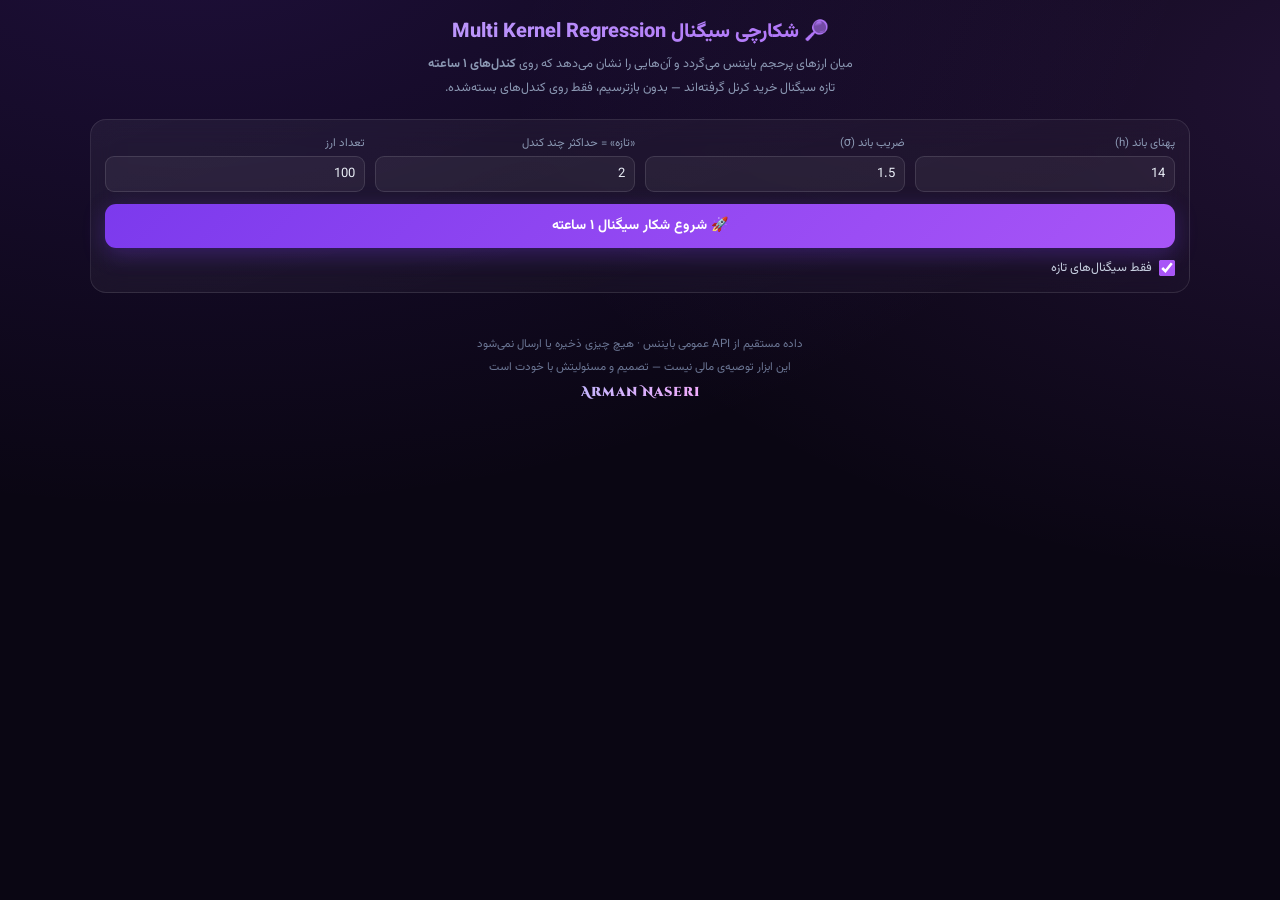
<file: mkr-hunter.html>
<!DOCTYPE html>
<html lang="fa" dir="rtl">
<head>
<meta charset="UTF-8">
<meta name="viewport" content="width=device-width,initial-scale=1,viewport-fit=cover">
<title>🔎 شکارچی سیگنال کرنل — ۱ ساعته</title>
<link href="https://fonts.googleapis.com/css2?family=Vazirmatn:wght@400;600;800&family=Cinzel+Decorative:wght@900&display=swap" rel="stylesheet">
<style>
*{box-sizing:border-box;margin:0;padding:0}
body{font-family:Vazirmatn,system-ui,sans-serif;background:#0a0613;color:#e9edf6;
  background-image:radial-gradient(1000px 600px at 15% -10%,#7c3aed2e,transparent),
    radial-gradient(900px 500px at 110% 10%,#a855f726,transparent);
  min-height:100vh;padding:16px;padding-bottom:40px}
.wrap{max-width:1100px;margin:0 auto}
header{text-align:center;margin-bottom:18px}
h1{font-size:20px;font-weight:800;background:linear-gradient(90deg,#c4b5fd,#a855f7);
  -webkit-background-clip:text;background-clip:text;color:transparent}
.sub{font-size:12.5px;color:#8b98b3;margin-top:5px;line-height:1.9}
.panel{background:linear-gradient(160deg,#ffffff0e,#ffffff05);border:1px solid #ffffff1a;
  border-radius:16px;padding:14px;backdrop-filter:blur(14px);margin-bottom:14px}
.ctrls{display:grid;grid-template-columns:repeat(auto-fit,minmax(120px,1fr));gap:10px;margin-bottom:12px}
.ctrls label{display:block;font-size:11.5px;color:#8b98b3;margin-bottom:4px}
input[type=number]{width:100%;background:#ffffff0d;border:1px solid #ffffff1f;border-radius:9px;
  color:#e9edf6;padding:7px 9px;font-family:inherit;font-size:13px}
.btn{background:linear-gradient(135deg,#7c3aed,#a855f7);border:0;color:#fff;font-family:inherit;
  font-weight:700;font-size:14px;padding:11px 18px;border-radius:11px;cursor:pointer;width:100%;
  box-shadow:0 6px 22px #7c3aed4d}
.btn:disabled{opacity:.55;cursor:wait}
.btn.ghost{background:#ffffff12;border:1px solid #ffffff22;box-shadow:none;font-size:12.5px;padding:8px}
.row2{display:flex;gap:10px;align-items:center;margin-top:10px;flex-wrap:wrap}
.chk{display:flex;gap:7px;align-items:center;font-size:12.5px;color:#c7cfe0}
.chk input{accent-color:#a855f7;width:16px;height:16px}
#prog{margin-top:10px}
.track{height:6px;background:#ffffff14;border-radius:99px;overflow:hidden}
#bar{height:100%;width:0;background:linear-gradient(90deg,#7c3aed,#22c55e);transition:width .25s}
#ptxt{font-size:11.5px;color:#8b98b3;margin-top:5px;display:block}
#err{background:#ef444418;border:1px solid #ef444444;color:#fca5a5;padding:10px;border-radius:11px;
  font-size:13px;line-height:1.9;margin-bottom:12px}
#sum{font-size:12.5px;color:#8b98b3;text-align:center;margin-bottom:12px;line-height:2}
#sum b{color:#e9edf6}
#out{display:grid;grid-template-columns:repeat(auto-fill,minmax(290px,1fr));gap:12px}
.card{background:linear-gradient(160deg,#ffffff0e,#ffffff05);border:1px solid #ffffff1a;
  border-radius:14px;padding:12px;backdrop-filter:blur(12px)}
.card.hot{border-color:#22c55e66;box-shadow:0 0 22px #22c55e1f;
  background:linear-gradient(160deg,#22c55e14,#7c3aed0a)}
.top{display:flex;justify-content:space-between;align-items:flex-start;gap:8px;margin-bottom:9px}
.sym{font-size:17px;font-weight:800;letter-spacing:.3px}
.pair{font-size:11px;color:#8b98b3;margin-right:4px}
.kind{font-size:11px;padding:4px 8px;border-radius:99px;white-space:nowrap}
.k-pb{background:#22c55e22;color:#86efac;border:1px solid #22c55e44}
.k-cr{background:#3b82f622;color:#93c5fd;border:1px solid #3b82f644}
.k-tr{background:#a855f722;color:#d8b4fe;border:1px solid #a855f744}
.agebar{display:flex;gap:8px;flex-wrap:wrap;font-size:11px;color:#8b98b3;margin-bottom:9px}
.agebar span{background:#ffffff0d;padding:3px 7px;border-radius:7px}
.agebar .hot{background:#22c55e26;color:#86efac}
.warn{background:#f59e0b18;border:1px solid #f59e0b3d;color:#fcd34d;font-size:11.5px;
  padding:7px 9px;border-radius:9px;margin-bottom:9px;line-height:1.8}
.kv{display:flex;justify-content:space-between;gap:8px;font-size:12.5px;padding:3.5px 0;
  border-bottom:1px dashed #ffffff0f}
.kv span{color:#8b98b3}
.kv b{direction:ltr}
.up{color:#4ade80}.dn{color:#f87171}
.why{font-size:11.5px;color:#9aa6bf;line-height:1.95;margin-top:9px;
  background:#ffffff08;padding:8px;border-radius:9px}
.empty{grid-column:1/-1;text-align:center;color:#8b98b3;font-size:13.5px;line-height:2.2;padding:30px 10px}
footer{text-align:center;margin-top:26px;font-size:11.5px;color:#6b7694;line-height:2}
.sign{font-family:'Cinzel Decorative',serif;font-weight:900;font-size:13px;
  background:linear-gradient(90deg,#c4b5fd,#f0abfc);-webkit-background-clip:text;
  background-clip:text;color:transparent;letter-spacing:1px}
</style>
</head>
<body>
<div class="wrap">

<header>
  <h1>🔎 شکارچی سیگنال Multi Kernel Regression</h1>
  <p class="sub">میان ارزهای پرحجم بایننس می‌گردد و آن‌هایی را نشان می‌دهد که روی <b>کندل‌های ۱ ساعته</b><br>
    تازه سیگنال خرید کرنل گرفته‌اند — بدون بازترسیم، فقط روی کندل‌های بسته‌شده.</p>
</header>

<div class="panel">
  <div class="ctrls">
    <div><label>پهنای باند (h)</label><input type="number" id="c_h" min="5" max="60" step="1" value="14"></div>
    <div><label>ضریب باند (σ)</label><input type="number" id="c_dev" min="0.5" max="4" step="0.1" value="1.5"></div>
    <div><label>«تازه» = حداکثر چند کندل</label><input type="number" id="c_fresh" min="0" max="11" step="1" value="2"></div>
    <div><label>تعداد ارز</label><input type="number" id="c_top" min="20" max="250" step="10" value="100"></div>
  </div>
  <button class="btn" id="go">🚀 شروع شکار سیگنال ۱ ساعته</button>
  <div class="row2">
    <label class="chk"><input type="checkbox" id="onlyFresh" checked> فقط سیگنال‌های تازه</label>
    <button class="btn ghost" id="copy" hidden style="width:auto;flex:1">📋 کپی نتیجه</button>
  </div>
  <div id="prog" hidden>
    <div class="track"><div id="bar"></div></div>
    <span id="ptxt">…</span>
  </div>
</div>

<div id="err" hidden></div>
<div id="sum"></div>
<div id="out"></div>

<footer>
  داده مستقیم از API عمومی بایننس · هیچ چیزی ذخیره یا ارسال نمی‌شود<br>
  این ابزار توصیه‌ی مالی نیست — تصمیم و مسئولیتش با خودت است<br>
  <span class="sign">Arman Naseri</span>
</footer>

</div>
<script>
/* ═══════════════════════════════════════════════════════════════════
   موتور تحلیل — همان منطق ۸ عاملی اندیکاتور Spot Buy Scanner
   ✍️ طراحی و توسعه توسط آرمان ناصری
   ═══════════════════════════════════════════════════════════════════ */
const TA = (() => {

  const clamp = (x, lo, hi) => Math.max(lo, Math.min(hi, x));

  function sma(v, n) {
    if (v.length < n) return null;
    let s = 0;
    for (let i = v.length - n; i < v.length; i++) s += v[i];
    return s / n;
  }

  function emaSeries(v, n) {
    if (v.length < n) return [];
    const k = 2 / (n + 1);
    let seed = 0;
    for (let i = 0; i < n; i++) seed += v[i];
    const out = [seed / n];
    for (let i = n; i < v.length; i++) out.push(v[i] * k + out[out.length - 1] * (1 - k));
    return out;
  }
  const ema = (v, n) => { const s = emaSeries(v, n); return s.length ? s[s.length - 1] : null; };

  /* میانگین وایلدر — پایه RSI و ATR و ADX */
  function rmaSeries(v, n) {
    if (v.length < n) return [];
    let seed = 0;
    for (let i = 0; i < n; i++) seed += v[i];
    const out = [seed / n];
    for (let i = n; i < v.length; i++) out.push((out[out.length - 1] * (n - 1) + v[i]) / n);
    return out;
  }

  function rsi(closes, n = 14) {
    if (closes.length < n + 1) return null;
    const g = [], l = [];
    for (let i = 1; i < closes.length; i++) {
      const d = closes[i] - closes[i - 1];
      g.push(Math.max(d, 0)); l.push(Math.max(-d, 0));
    }
    const ag = rmaSeries(g, n), al = rmaSeries(l, n);
    if (!ag.length || !al.length) return null;
    const A = ag[ag.length - 1], L = al[al.length - 1];
    if (L === 0) return 100;
    return 100 - 100 / (1 + A / L);
  }

  function macd(closes, f = 12, s = 26, sig = 9) {
    if (closes.length < s + sig) return null;
    const fs = emaSeries(closes, f), ss = emaSeries(closes, s);
    const off = fs.length - ss.length;
    const line = ss.map((v, i) => fs[i + off] - v);
    const sl = emaSeries(line, sig);
    if (!sl.length) return null;
    const hoff = line.length - sl.length;
    const hist = sl.map((v, i) => line[i + hoff] - v);
    return {
      line: line[line.length - 1],
      signal: sl[sl.length - 1],
      hist: hist[hist.length - 1],
      prev: hist.length > 1 ? hist[hist.length - 2] : hist[hist.length - 1],
    };
  }

  function trueRanges(h, l, c) {
    const tr = [];
    for (let i = 1; i < c.length; i++)
      tr.push(Math.max(h[i] - l[i], Math.abs(h[i] - c[i - 1]), Math.abs(l[i] - c[i - 1])));
    return tr;
  }

  function atr(h, l, c, n = 14) {
    const s = rmaSeries(trueRanges(h, l, c), n);
    return s.length ? s[s.length - 1] : null;
  }

  function adx(h, l, c, n = 14) {
    if (c.length < n * 2 + 2) return null;
    const pdm = [], mdm = [];
    for (let i = 1; i < c.length; i++) {
      const up = h[i] - h[i - 1], dn = l[i - 1] - l[i];
      pdm.push(up > dn && up > 0 ? up : 0);
      mdm.push(dn > up && dn > 0 ? dn : 0);
    }
    const trS = rmaSeries(trueRanges(h, l, c), n);
    const pS = rmaSeries(pdm, n), mS = rmaSeries(mdm, n);
    if (!trS.length) return null;
    const dx = [];
    for (let i = 0; i < trS.length; i++) {
      if (!trS[i]) continue;
      const p = 100 * pS[i] / trS[i], m = 100 * mS[i] / trS[i];
      if (p + m === 0) continue;
      dx.push(100 * Math.abs(p - m) / (p + m));
    }
    const s = rmaSeries(dx, n);
    return s.length ? s[s.length - 1] : null;
  }

  /* ─────────── امتیازدهی ۸ عاملی ─────────── */
  const TFMIN = { '5m': 5, '15m': 15, '30m': 30, '1h': 60, '2h': 120, '4h': 240, '1d': 1440 };

  function analyze(k, cfg) {
    const c = k.map(x => x.close), h = k.map(x => x.high),
          l = k.map(x => x.low), v = k.map(x => x.volume);
    if (c.length < 210) return null;

    const price = c[c.length - 1];
    const e20 = ema(c, 20), e50 = ema(c, 50), e200 = ema(c, 200);
    const r = rsi(c, 14), a = atr(h, l, c, 14), ax = adx(h, l, c, 14) || 0;
    const m = macd(c);
    if ([e20, e50, e200, r, a].some(x => x == null) || !m) return null;

    const vMA = sma(v, 20) || 0;
    const vRecent = sma(v, 10) || 0;
    const vPrior = sma(v.slice(0, -10), 10) || 0;
    const hi20 = Math.max(...h.slice(-20)), lo20 = Math.min(...l.slice(-20));
    const lo10 = Math.min(...l.slice(-10)), hh10 = Math.max(...h.slice(-11, -1));

    /* ۱ روند */
    const trend = (price > e50 ? .4 : 0) + (e50 > e200 ? .4 : 0) + (price > e200 ? .2 : 0);
    /* ۲ مومنتوم */
    const momo = (m.hist > 0 ? .55 : 0) + (m.hist > m.prev ? .30 : 0) +
                 ((m.line - m.signal) > 0 && ax > 20 ? .15 : 0);
    /* ۳ RSI سالم */
    const rs = (r >= 45 && r <= 63) ? 1 : (r > 63 && r <= 70) ? .55 :
               (r >= 38 && r < 45) ? .6 : .1;
    /* ۴ حجم تازه */
    const vChg = vPrior > 0 ? (vRecent - vPrior) / vPrior * 100 : 0;
    const vRat = vMA > 0 ? v[v.length - 1] / vMA : 1;
    let vol = (vChg >= 10 && vChg <= 110) ? clamp(vChg / 60, .35, 1) :
              vChg > 110 ? .35 : vChg > 0 ? .25 : 0;
    if (vRat > 3) vol *= .5;
    /* ۵ ناحیه ارزش */
    const rng = hi20 - lo20;
    const pos = rng > 0 ? (price - lo20) / rng * 100 : 50;
    const pull = (pos >= 30 && pos <= 72) ? 1 : (pos > 72 && pos <= 88) ? .5 :
                 (pos >= 15 && pos < 30) ? .55 : .15;
    /* ۶ قدرت روند */
    const adxS = clamp((ax - 14) / 14, 0, 1);
    /* ۷ ساختار */
    const str = (lo10 > lo20 ? .5 : 0) + (price > hh10 ? .5 : 0);
    /* ۸ نوسان منطقی */
    const atrP = a / price * 100;
    const vola = (atrP >= .4 && atrP <= 5) ? 1 : atrP < .4 ? .3 : .25;

    const raw = trend * 2 + momo * 1.5 + rs * 1.2 + vol * 1.5 +
                pull * 1.2 + adxS * 1 + str * .8 + vola * .8;

    /* ─── ریسک ساختاری: اول حد ضرر از ساختار، بعد هدف‌ها ضریبی از همان ریسک ─── */
    const maxRiskPct = cfg.maxRisk || 3.5;
    const r1 = cfg.r1 || 1.5, r2 = cfg.r2 || 3;
    let sl = Math.min(lo10 * 0.997, price - a * 0.9);
    let risk = price - sl;
    if (risk < a * 0.8) { risk = a * 0.8; sl = price - risk; }   // حد ضرر بیش از حد تنگ = استاپ‌هانت
    const riskPct = risk / price * 100;
    const fee = price * 0.002;                                    // کارمزد رفت‌وبرگشت ۰.۲٪
    const tp1 = price + risk * r1, tp2 = price + risk * r2;
    const rr1 = (risk * r1 - fee) / risk, rr2 = (risk * r2 - fee) / risk;
    const riskOk = riskPct <= maxRiskPct && rr1 >= 1.2;

    /* ─── مومنتوم چند دوره‌ای (برای رتبه‌بندی بین ارزها) ─── */
    const tfMin = TFMIN[cfg.tf] || 60;
    const bars = Math.max(1, Math.round(1440 / tfMin));
    const back = d => c[Math.max(0, c.length - 1 - bars * d)];
    const mom3 = price / back(3) - 1, mom7 = price / back(7) - 1, mom14 = price / back(14) - 1;

    return {
      score: clamp(raw * 10, 0, 100),
      price, rsi: r, atr: a, atrPct: atrP, volChg: vChg, volRatio: vRat,
      adx: ax, ema20: e20, ema50: e50, ema200: e200, pos,
      tp1, tp2, sl, risk, riskPct, rr1, rr2, riskOk,
      mom3, mom7, mom14,
      det: {
        aboveE50: price > e50, e50Above200: e50 > e200, aboveE200: price > e200,
        macdPos: m.hist > 0, macdRising: m.hist > m.prev,
        hh10, lo10, lo20, hi20, vRat,
        breakout: price > hh10, higherLow: lo10 > lo20,
        distE20: (price / e20 - 1) * 100,
      },
      factors: [
        { n: 'روند', v: trend, w: 2 },
        { n: 'مومنتوم', v: momo, w: 1.5 },
        { n: 'حجم تازه', v: vol, w: 1.5 },
        { n: 'RSI سالم', v: rs, w: 1.2 },
        { n: 'ناحیه ارزش', v: pull, w: 1.2 },
        { n: 'قدرت روند', v: adxS, w: 1 },
        { n: 'ساختار', v: str, w: .8 },
        { n: 'نوسان', v: vola, w: .8 },
      ],
      closes: c.slice(-120),
    };
  }

  function btcHealth(k) {
    const c = k.map(x => x.close);
    const e50 = ema(c, 50), e200 = ema(c, 200), r = rsi(c, 14);
    if ([e50, e200, r].some(x => x == null)) return null;
    return (c[c.length - 1] > e50 ? 40 : 0) + (e50 > e200 ? 30 : 0) + (r > 45 ? 30 : 0);
  }

  function stateOf(score, rsiV, btcOk, cfg, ex) {
    if (score <= 0) return { t: '—', c: 'mu' };
    const good = score >= cfg.minScore;
    // گیت‌های سخت — هیچ‌کدام نباشد، «بخر» صادر نمی‌شود
    if (good && ex && ex.riskOk === false)
      return { t: '📐 ریسک/سود ضعیف', c: 'mu' };
    if (good && !btcOk) return { t: '🟡 بازار ضعیف', c: 'wa' };
    if (good && rsiV > cfg.maxRsi) return { t: '⚠️ داغ / صبر', c: 'wa' };
    if (good && ex && ex.rankOk === false)
      return { t: '🐢 ضعیف‌تر از بازار', c: 'mu' };
    if (good) return { t: '🟢 بخر', c: 'up' };
    if (score >= cfg.minScore * .85) return { t: '⏳ نزدیک است', c: 'wa' };
    if (score >= cfg.minScore * .6) return { t: '😐 ضعیف', c: 'mu' };
    return { t: '🚫 نخر', c: 'dn' };
  }

  /* رژیم بازار: BTC بالای EMA200 باشد + سلامت کافی */
  function regime(btcK) {
    const c = btcK.map(x => x.close);
    const e200 = ema(c, 200), e50 = ema(c, 50);
    const price = c[c.length - 1];
    const h = btcHealth(btcK);
    const above200 = e200 == null ? true : price > e200;
    const above50 = e50 == null ? true : price > e50;
    const ok = above200 && (h == null || h >= 40);
    return {
      ok, health: h, price, above200, above50,
      txt: !above200 ? '🔴 نزولی (زیر EMA200)'
         : h != null && h >= 70 ? '🟢 صعودی و سالم'
         : h != null && h < 40 ? '🟡 بالای EMA200 ولی ضعیف'
         : '🟢 صعودی',
      mult: ok ? 1 : 0.7,
    };
  }

  /* دیتای ساختگی برای حالت نمایشی (وقتی بایننس در دسترس نیست) */
  function demoKlines(seed = 1, n = 260) {
    let s = seed * 9301 + 49297;
    const rnd = () => { s = (s * 9301 + 49297) % 233280; return s / 233280; };
    const trend = (rnd() - .35) * 0.004;
    let p = 10 + rnd() * 200;
    const out = [];
    for (let i = 0; i < n; i++) {
      const open = p;
      p *= 1 + trend + (rnd() - .5) * 0.02;
      const hi = Math.max(open, p) * (1 + rnd() * .006);
      const lo = Math.min(open, p) * (1 - rnd() * .006);
      out.push({
        time: Date.now() - (n - i) * 3600e3,
        open, high: hi, low: lo, close: p,
        volume: 1000 * (.6 + rnd() * 1.2) * (i > n - 14 ? 1.2 + rnd() : 1),
      });
    }
    return out;
  }


  /* ─────────── HARSI — Heikin-Ashi RSI ───────────
     RSI روی open/high/low/close حساب و بعد با روش هایکن‌اشی صاف می‌شود.
     مقادیر حول صفر نوسان می‌کنند: صفر = RSI 50 ، +20 = RSI 70 ، −20 = RSI 30 */
  function rsiSeries(v, n = 14) {
    const out = new Array(v.length).fill(null);
    if (v.length < n + 1) return out;
    const g = [], l = [];
    for (let i = 1; i < v.length; i++) {
      const d = v[i] - v[i - 1];
      g.push(Math.max(d, 0)); l.push(Math.max(-d, 0));
    }
    const ag = rmaSeries(g, n), al = rmaSeries(l, n);
    for (let i = 0; i < ag.length; i++) {
      const A = ag[i], L = al[i];
      out[i + n] = L === 0 ? 100 : 100 - 100 / (1 + A / L);
    }
    return out;
  }

  function harsi(k, len = 14, smooth = 1) {
    const c = k.map(x => x.close), h = k.map(x => x.high),
          l = k.map(x => x.low), t = k.map(x => x.time);
    const zc = rsiSeries(c, len).map(x => x == null ? null : x - 50);
    const zh = rsiSeries(h, len).map(x => x == null ? null : x - 50);
    const zl = rsiSeries(l, len).map(x => x == null ? null : x - 50);

    const out = [];
    let pO = null, pC = null;
    for (let i = 1; i < zc.length; i++) {
      if (zc[i] == null || zh[i] == null || zl[i] == null) continue;
      const closeRSI = zc[i];
      const openRSI = zc[i - 1] == null ? closeRSI : zc[i - 1];
      const hiR = Math.max(zh[i], zl[i]), loR = Math.min(zh[i], zl[i]);
      const cc = (openRSI + hiR + loR + closeRSI) / 4;
      const oo = pO == null ? (openRSI + closeRSI) / 2 : (pO + pC) / 2;
      out.push({
        time: t[i], o: oo, c: cc,
        h: Math.max(hiR, oo, cc), l: Math.min(loR, oo, cc),
        rsi: closeRSI,
      });
      pO = oo; pC = cc;
    }
    if (smooth > 1) {
      for (const key of ['o', 'h', 'l', 'c']) {
        const src = out.map(x => x[key]);
        const sm = emaSeries(src, smooth);
        const off = out.length - sm.length;
        sm.forEach((v, i) => out[i + off][key] = v);
      }
    }
    return out;
  }

  function harsiState(last) {
    if (!last) return { t: '—', c: 'mu' };
    if (last.c >= 20) return { t: '🔥 اشباع خرید', c: 'wa' };
    if (last.c >= 8) return { t: '🟢 قدرت خریدار', c: 'up' };
    if (last.c > 0) return { t: '🔵 کمی مثبت', c: 'up' };
    if (last.c <= -20) return { t: '🧊 اشباع فروش', c: 'wa' };
    if (last.c <= -8) return { t: '🔴 قدرت فروشنده', c: 'dn' };
    return { t: '⚪ خنثی', c: 'mu' };
  }


  /* ─────────── اردربلاک صعودی (تایم ۱ ساعته) ───────────
     آخرین کندل نزولی پیش از یک حرکت صعودی قوی که ساختار را شکسته است.
     شرط‌های اعتبار:  حرکت ≥ ۱.۵×ATR  ·  حجم ≥ میانگین  ·  شکست سقف قبلی (BOS)
     و تا الان قیمت با بسته‌شدن کندل زیر آن نرفته باشد.                      */
  function orderBlocks(k, look = 140) {
    const c = k.map(x => x.close), h = k.map(x => x.high),
          l = k.map(x => x.low), o = k.map(x => x.open), v = k.map(x => x.volume);
    const n = c.length;
    if (n < 60) return { zones: [], at: false };

    const atrV = atr(h, l, c, 14) || 0;
    const vAvg = sma(v, 20) || 0;
    const price = c[n - 1];
    const zones = [];
    const start = Math.max(12, n - look);

    for (let i = start; i < n - 4; i++) {
      if (c[i] >= o[i]) continue;                       // باید کندل نزولی باشد
      if (vAvg > 0 && v[i] < vAvg * 0.9) continue;      // حجم کافی

      const hi3 = Math.max(h[i + 1], h[i + 2], h[i + 3]);
      const move = hi3 - c[i];
      if (move < atrV * 1.5) continue;                  // حرکت باید قوی باشد

      let prevHigh = -Infinity;
      for (let j = Math.max(0, i - 10); j < i; j++) prevHigh = Math.max(prevHigh, h[j]);
      if (hi3 <= prevHigh) continue;                    // شکست ساختار (BOS)

      const top = Math.max(o[i], h[i] * 0.999), bottom = l[i];

      let broken = false;                               // بعداً باطل نشده باشد
      for (let j = i + 1; j < n; j++) if (c[j] < bottom) { broken = true; break; }
      if (broken) continue;

      const strength = move / (atrV || 1);
      zones.push({
        idx: i, top, bottom, mid: (top + bottom) / 2,
        age: n - 1 - i, strength,
        volRatio: vAvg > 0 ? v[i] / vAvg : 1,
        grade: strength >= 3 ? 'قوی' : strength >= 2 ? 'متوسط' : 'ضعیف',
      });
    }

    // فقط ناحیه‌هایی که زیر یا روی قیمت فعلی‌اند و نزدیک‌ترین‌ها
    const valid = zones
      .filter(z => z.bottom <= price * 1.02)
      .sort((a, b) => b.idx - a.idx)
      .slice(0, 4);

    // نزدیک‌ترین ناحیه به قیمت فعلی
    let near = null, bestD = Infinity, inside = false;
    for (const z of valid) {
      const ins = price <= z.top * 1.004 && price >= z.bottom * 0.996;
      const d = ins ? 0 : Math.abs(price - z.top) / price;
      if (d < bestD) { bestD = d; near = z; inside = ins; }
    }

    let at = false;
    if (near) {
      const tol = Math.max(0.012, (atrV / price) * 1.2);   // «نزدیک» = ~۱.۲٪ یا ۱.۲ برابر ATR
      at = inside ? 'inside' : bestD <= tol ? 'near' : bestD <= 0.045 ? 'approach' : false;
    }

    return {
      zones: valid, at, zone: near, atrV,
      distPct: near ? (price / near.top - 1) * 100 : null,
      belowPct: near ? (price / near.bottom - 1) * 100 : null,
    };
  }

  /* ═══════════════════════════════════════════════════════════════
     رگرسیون چندهسته‌ای — Multi Kernel Regression
     برآوردگر نادارایا–واتسون یک‌طرفه (فقط گذشته ⇒ بازترسیم نمی‌شود)
       ŷ(t) = Σ K(i/h)·price(t−i) ⁄ Σ K(i/h)
     هر هسته شکل وزن‌دهی متفاوتی به کندل‌های گذشته می‌دهد.
     ═══════════════════════════════════════════════════════════════ */
  const KERNELS = {
    gaussian:     { t: 'گاوسی',       inf: true,  f: u => Math.exp(-0.5 * u * u) },
    laplace:      { t: 'لاپلاس',      inf: true,  f: u => Math.exp(-Math.abs(u)) / 2 },
    logistic:     { t: 'لجستیک',      inf: true,  f: u => 1 / (Math.exp(u) + 2 + Math.exp(-u)) },
    epanechnikov: { t: 'اپانچنیکوف',  inf: false, f: u => Math.abs(u) <= 1 ? 0.75 * (1 - u * u) : 0 },
    triangular:   { t: 'مثلثی',       inf: false, f: u => Math.abs(u) <= 1 ? 1 - Math.abs(u) : 0 },
    tricube:      { t: 'سه‌مکعبی',    inf: false, f: u => Math.abs(u) <= 1 ? Math.pow(1 - Math.pow(Math.abs(u), 3), 3) : 0 },
    quartic:      { t: 'کوارتیک',     inf: false, f: u => Math.abs(u) <= 1 ? Math.pow(1 - u * u, 2) * 15 / 16 : 0 },
    cosine:       { t: 'کسینوسی',     inf: false, f: u => Math.abs(u) <= 1 ? Math.PI / 4 * Math.cos(Math.PI / 2 * u) : 0 },
    wave:         { t: 'موجی',        inf: false, f: u => Math.abs(u) <= 1 ? (1 - Math.abs(u)) * Math.cos(Math.PI * u) : 0 },
  };
  const kernelList = () => Object.entries(KERNELS).map(([k, v]) => ({ k, t: v.t }));

  /* یک سری کامل از خط رگرسیون؛ خروجی هم‌طول ورودی (ابتدای آن null) */
  function kernelReg(src, h = 14, type = 'gaussian') {
    const K = KERNELS[type] || KERNELS.gaussian;
    const bw = Math.max(2, h);
    const depth = Math.max(3, Math.ceil(K.inf ? bw * 3 : bw));   // دم بی‌نهایت تا ۳ برابر پهنا
    const w = [];
    for (let i = 0; i < depth; i++) w.push(K.f(i / bw));
    const out = new Array(src.length).fill(null);
    for (let t = 0; t < src.length; t++) {
      if (t < Math.min(depth, 5) - 1) continue;
      let num = 0, den = 0;
      for (let i = 0; i < depth && t - i >= 0; i++) {
        const k = w[i];
        if (k <= 0) continue;
        num += k * src[t - i];
        den += k;
      }
      if (den > 0) out[t] = num / den;
    }
    return out;
  }

  /* ترکیب چند هسته + باندهای انحراف باقیمانده + وضعیت روند */
  function multiKernel(src, opt = {}) {
    const h = opt.h || 14;
    const dev = opt.dev == null ? 1.5 : opt.dev;
    const types = opt.types && opt.types.length ? opt.types
      : ['gaussian', 'epanechnikov', 'wave'];      // سه‌گانه‌ی تأیید متقاطع
    const n = src.length;
    if (n < 20) return null;

    const lines = {};
    types.forEach(ty => { lines[ty] = kernelReg(src, h, ty); });

    // میانگین بدون سوگیری سه هسته
    const avg = new Array(n).fill(null);
    for (let t = 0; t < n; t++) {
      let s = 0, c = 0;
      for (const ty of types) { const v = lines[ty][t]; if (v != null) { s += v; c++; } }
      if (c === types.length) avg[t] = s / c;
    }

    // انحراف معیار باقیمانده‌ها (نه قیمت) ⇒ باند در روند پهن نمی‌شود
    const win = Math.max(10, Math.round(h * 2));
    const res = [];
    for (let t = Math.max(0, n - win); t < n; t++)
      if (avg[t] != null) res.push(src[t] - avg[t]);
    const mean = res.length ? res.reduce((a, b) => a + b, 0) / res.length : 0;
    const sigma = res.length > 2
      ? Math.sqrt(res.reduce((a, b) => a + (b - mean) * (b - mean), 0) / (res.length - 1)) : 0;

    const last = avg[n - 1], prev = avg[n - 2];
    if (last == null || prev == null) return null;

    /* برآوردگر یک‌طرفه ذاتاً عقب‌تر از قیمت است؛ این سوگیری ثابت را
       از باندها جدا می‌کنیم تا باند واقعاً دور قیمت بنشیند، نه عقب آن. */
    const bias = mean;
    const center = last + bias;
    const price = src[n - 1];
    const upper = center + sigma * dev, lower = center - sigma * dev;

    const back = Math.max(2, Math.round(h / 2));        // مرجع شیب: نیم‌پهنای باند
    const ref = avg[n - 1 - back] != null ? avg[n - 1 - back] : prev;
    const slopePct = prev ? (last / prev - 1) * 100 : 0;
    const slope3 = ref ? (last / ref - 1) * 100 : slopePct;
    const volPct = center > 0 ? (sigma / center) * 100 : 0;
    const slopeSig = volPct > 0 ? slope3 / volPct : slope3;   // شیب بر حسب نوسان

    // چند هسته هم‌جهت‌اند؟ (قدرت اجماع)
    let agree = 0;
    for (const ty of types) {
      const L = lines[ty];
      if (L[n - 1] != null && L[n - 1 - back] != null && L[n - 1] > L[n - 1 - back]) agree++;
    }

    const z = sigma > 0 ? (price - center) / sigma : 0;
    const above = price > last;
    const wasBelow = avg[n - 2] != null && src[n - 2] <= avg[n - 2];
    const wasAbove = avg[n - 2] != null && src[n - 2] >= avg[n - 2];

    let cross = null;                                   // لحظه‌ی عبور از خط
    if (above && wasBelow) cross = 'up';
    else if (!above && wasAbove) cross = 'down';

    let touch = null;                                   // برخورد به باندها
    if (sigma > 0) {
      if (price <= lower) touch = 'lower';
      else if (price >= upper) touch = 'upper';
    }

    const trendUp = slopeSig > 0.5 && agree >= Math.ceil(types.length / 2);
    const trendDn = slopeSig < -0.5 && agree <= Math.floor(types.length / 2);

    // امتیاز ۰..۱ برای استفاده در موتور امتیازدهی
    let score = 0.5;
    score += (agree / types.length - 0.5) * 0.5;        // اجماع هسته‌ها
    score += clamp(slopeSig / 8, -0.25, 0.25);          // شیب نرمال‌شده با نوسان
    if (above) score += 0.08; else score -= 0.08;
    if (z > 2) score -= 0.15;                           // خیلی دور از میانگین = کشیده
    if (trendUp && touch === 'lower') score += 0.15;    // پولبک به باند پایین در روند صعودی
    score = clamp(score, 0, 1);

    return {
      types, h, dev, lines, avg, sigma, score, bias, center,
      value: last, upper, lower, price, z, slopePct, slope3, slopeSig, volPct,
      agree, total: types.length, above, cross, touch, trendUp, trendDn,
      distPct: (price / last - 1) * 100,
    };
  }

  /* ═══ شکار سیگنال تازه ═══
     همان شرط‌های Pine، ولی روی چند کندل آخر اجرا می‌شود تا بفهمیم
     سیگنال خرید دقیقاً چند کندل پیش صادر شده است.
       الف) عبور قیمت به بالای خط رگرسیون در روند صعودی
       ب)  پایان پولبک: قیمت از زیر باند پایین برگشته بالا          */
  function kernelSignals(src, opt = {}, look = 10) {
    const h = opt.h || 14;
    const dev = opt.dev == null ? 1.5 : opt.dev;
    const types = opt.types && opt.types.length ? opt.types
      : ['gaussian', 'epanechnikov', 'wave'];
    const n = src.length;
    const win = Math.max(10, Math.round(h * 2));
    const back = Math.max(2, Math.round(h / 2));
    if (n < win + back + look + 5) return null;

    const lines = {};
    types.forEach(ty => { lines[ty] = kernelReg(src, h, ty); });
    const avg = new Array(n).fill(null);
    for (let t = 0; t < n; t++) {
      let s = 0, c = 0;
      for (const ty of types) { const v = lines[ty][t]; if (v != null) { s += v; c++; } }
      if (c === types.length) avg[t] = s / c;
    }

    /* وضعیت کامل یک کندل مشخص (فقط با داده‌ی تا همان کندل) */
    const at = t => {
      if (avg[t] == null || avg[t - back] == null) return null;
      const res = [];
      for (let i = Math.max(0, t - win + 1); i <= t; i++)
        if (avg[i] != null) res.push(src[i] - avg[i]);
      if (res.length < 5) return null;
      const mean = res.reduce((a, b) => a + b, 0) / res.length;
      const sigma = Math.sqrt(res.reduce((a, b) => a + (b - mean) * (b - mean), 0) / (res.length - 1));
      const center = avg[t] + mean;
      const volPct = center > 0 ? sigma / center * 100 : 0;
      const slopePct = avg[t - back] ? (avg[t] / avg[t - back] - 1) * 100 : 0;
      const slopeSig = volPct > 0 ? slopePct / volPct : slopePct;
      let agree = 0;
      for (const ty of types) {
        const L = lines[ty];
        if (L[t] != null && L[t - back] != null && L[t] > L[t - back]) agree++;
      }
      const need = Math.ceil(types.length / 2);
      return {
        center, sigma, slopeSig, agree,
        upper: center + sigma * dev, lower: center - sigma * dev,
        trendUp: slopeSig > 0.5 && agree >= need,
        trendDn: slopeSig < -0.5 && agree <= Math.floor(types.length / 2),
        z: sigma > 0 ? (src[t] - center) / sigma : 0,
      };
    };

    let fired = null;
    for (let t = n - 1; t >= n - look && t > back + win; t--) {
      const c = at(t), p = at(t - 1);
      if (!c || !p) continue;
      if (!c.trendUp) continue;
      const crossUp = src[t] > c.center && src[t - 1] <= p.center;
      // پولبک تمام شد: زیر باند پایین بوده و حالا بالای آن بسته شده
      const pullEnd = src[t] > c.lower && src[t - 1] <= p.lower;
      // روند تازه تأیید شد (قیمت از قبل بالای خط بوده ولی روند هنوز تأیید نشده بود)
      const flip = !p.trendUp && src[t] > c.center;
      if (crossUp || pullEnd || flip) {
        fired = {
          age: n - 1 - t,                        // ۰ = همین کندل بسته‌شده
          kind: pullEnd ? 'pullback' : crossUp ? 'cross' : 'trend',
          z: c.z, agree: c.agree, total: types.length,
          slopeSig: c.slopeSig, center: c.center, lower: c.lower, upper: c.upper,
          price: src[n - 1], atPrice: src[t],
          chgSince: src[t] ? (src[n - 1] / src[t] - 1) * 100 : 0,
        };
        break;
      }
    }
    return fired;
  }

  /* وضعیت خوانا برای نمایش */
  function kernelState(mk) {
    if (!mk) return { t: 'بدون داده', c: 'muted', i: '◻️' };
    if (mk.trendUp && mk.touch === 'lower')
      return { t: 'پولبک به باند پایین', c: 'wa', i: '🎯' };
    if (mk.touch === 'upper' && mk.z > mk.dev * 1.5)
      return { t: 'کشیده بالای باند', c: 'wa', i: '⚠️' };
    if (mk.agree === mk.total && mk.trendUp && mk.above)
      return { t: 'روند صعودی تأییدشده', c: 'up', i: '🟢' };
    if (mk.agree === 0 && mk.trendDn && !mk.above)
      return { t: 'روند نزولی تأییدشده', c: 'dn', i: '🔴' };
    if (mk.touch === 'upper')
      return { t: 'کشیده بالای باند', c: 'wa', i: '⚠️' };
    if (mk.cross === 'up') return { t: 'عبور رو به بالا', c: 'up', i: '↗️' };
    if (mk.cross === 'down') return { t: 'عبور رو به پایین', c: 'dn', i: '↘️' };
    if (mk.trendUp) return { t: 'صعودی ضعیف', c: 'up', i: '🟡' };
    if (mk.trendDn) return { t: 'نزولی ضعیف', c: 'dn', i: '🟠' };
    return { t: 'بدون جهت (رِنج)', c: 'muted', i: '⚪' };
  }

  return { sma, ema, rsi, macd, atr, adx, analyze, btcHealth, stateOf, regime, demoKlines, clamp, orderBlocks,
           rsiSeries, harsi, harsiState, kernelReg, multiKernel, kernelSignals, kernelState, kernelList, KERNELS };
})();

</script>
<script>
/* ═══════════════════════════════════════════════════════════════════
   🔎 شکارچی سیگنال خرید Multi Kernel Regression — تایم ۱ ساعته
   ✍️ طراحی و توسعه توسط آرمان ناصری
   ═══════════════════════════════════════════════════════════════════ */
const $ = s => document.querySelector(s);
const $$ = s => [...document.querySelectorAll(s)];

/* چند میزبان جایگزین — اگر یکی بسته بود، بعدی امتحان می‌شود */
const HOSTS = [
  'https://api.binance.com', 'https://data-api.binance.vision',
  'https://api-gcp.binance.com', 'https://api1.binance.com',
  'https://api2.binance.com', 'https://api3.binance.com',
];
let HOST = null;

const CFG = { h: 14, dev: 1.5, fresh: 2, top: 100, minVol: 2e7 };
let results = [], lastRun = 0;

const fa = n => (n || 0).toLocaleString('fa-IR');
const fmt = p => p >= 1000 ? p.toLocaleString('en-US', { maximumFractionDigits: 1 })
  : p >= 1 ? p.toFixed(4) : p.toFixed(6);
const pc = x => (x >= 0 ? '+' : '') + x.toFixed(2) + '٪';

async function api(path, params = {}) {
  const qs = new URLSearchParams(params).toString();
  const hosts = HOST ? [HOST, ...HOSTS.filter(h => h !== HOST)] : HOSTS;
  let err;
  for (const b of hosts) {
    try {
      const r = await fetch(`${b}${path}?${qs}`, { cache: 'no-store' });
      if (!r.ok) throw new Error('HTTP ' + r.status);
      HOST = b;
      return await r.json();
    } catch (e) { err = e; }
  }
  throw new Error('دسترسی به بایننس ممکن نشد — احتمالاً نیاز به تغییر IP داری. (' + (err && err.message) + ')');
}

async function klines1h(symbol, limit = 300) {
  const raw = await api('/api/v3/klines', { symbol, interval: '1h', limit });
  return raw.slice(0, -1).map(k => ({      // کندل ناقص جاری حذف می‌شود
    time: k[0], open: +k[1], high: +k[2], low: +k[3], close: +k[4], volume: +k[5],
  }));
}

async function topSymbols(n) {
  const all = await api('/api/v3/ticker/24hr');
  return all
    .filter(t => t.symbol.endsWith('USDT') && !/UP|DOWN|BULL|BEAR/.test(t.symbol))
    .filter(t => !/^(USDC|FDUSD|TUSD|BUSD|DAI|EURI?|XUSD)USDT$/.test(t.symbol))
    .filter(t => +t.quoteVolume >= CFG.minVol)
    .sort((a, b) => +b.quoteVolume - +a.quoteVolume)
    .slice(0, n)
    .map(t => ({ symbol: t.symbol, chg24: +t.priceChangePercent, qv: +t.quoteVolume }));
}

async function pool(items, fn, size, onTick) {
  const out = []; let i = 0, done = 0;
  await Promise.all(Array.from({ length: Math.min(size, items.length) }, async () => {
    while (i < items.length) {
      const idx = i++;
      try { const v = await fn(items[idx]); if (v) out.push(v); } catch (e) { /* رد شو */ }
      onTick && onTick(++done, items.length);
    }
  }));
  return out;
}

const KIND = {
  pullback: { i: '🎯', t: 'پولبک تمام شد', c: 'k-pb',
    d: 'قیمت زیر باند پایین رفت و دوباره بالای آن بسته شد — ورود ارزان در دل روند صعودی. بهترین نوع سیگنال.' },
  cross: { i: '↗️', t: 'عبور از خط کرنل', c: 'k-cr',
    d: 'قیمت از زیر خط رگرسیون به بالای آن عبور کرد، در حالی که روند صعودی تأیید شده بود.' },
  trend: { i: '🟢', t: 'روند تازه تأیید شد', c: 'k-tr',
    d: 'شیب خط و اجماع هسته‌ها تازه صعودی شده‌اند و قیمت بالای خط رگرسیون است.' },
};

function setBar(d, n, txt) {
  $('#bar').style.width = (n ? d / n * 100 : 0) + '%';
  $('#ptxt').textContent = txt;
}

async function hunt() {
  const btn = $('#go');
  btn.disabled = true;
  $('#prog').hidden = false;
  $('#err').hidden = true;
  setBar(0, 1, 'گرفتن لیست ارزهای پرحجم…');

  try {
    const list = await topSymbols(CFG.top);
    if (!list.length) throw new Error('لیستی برنگشت');
    setBar(0, list.length, `تحلیل ۰ از ${list.length} ارز…`);

    const opt = { h: CFG.h, dev: CFG.dev, types: ['gaussian', 'epanechnikov', 'wave'] };
    const rows = await pool(list, async t => {
      const k = await klines1h(t.symbol);
      if (k.length < 120) return null;
      const closes = k.map(x => x.close);
      const sig = TA.kernelSignals(closes, opt, 12);
      const mk = TA.multiKernel(closes, opt);
      if (!mk) return null;
      const highs = k.map(x => x.high), lows = k.map(x => x.low);
      const atrV = TA.atr(highs, lows, closes, 14) || 0;
      const price = closes[closes.length - 1];
      /* حد ضرر ساختاری = باند پایین، ولی هیچ‌وقت نزدیک‌تر از ۱ ATR
         (در نوسان کم، باند می‌چسبد به قیمت و حد ضرر بی‌معنا می‌شود) */
      const sl = Math.min(mk.lower, price - atrV);
      const riskPct = price ? (1 - sl / price) * 100 : 0;
      return {
        ...t, sig, mk, price, sl, riskPct,
        rsi: TA.rsi(closes, 14) || 50,
        atrPct: price ? atrV / price * 100 : 0,
        state: TA.kernelState(mk),
        ok: riskPct >= 0.3 && riskPct <= 6,            // ریسک منطقی برای نگهداری چندساعته
      };
    }, 6, (d, n) => setBar(d, n, `تحلیل ${d} از ${n} ارز…`));

    results = rows;
    lastRun = Date.now();
    render();
  } catch (e) {
    $('#err').hidden = false;
    $('#err').textContent = '❌ ' + e.message;
  } finally {
    btn.disabled = false;
    $('#prog').hidden = true;
  }
}

function card(r) {
  const g = r.sig, K = KIND[g.kind] || KIND.trend;
  const age = g.age === 0 ? 'همین کندل بسته‌شده' : `${fa(g.age)} کندل پیش`;
  const hot = g.age <= CFG.fresh;
  const slPct = -r.riskPct;
  const tp1 = r.price + (r.price - r.sl) * 1.5, tp2 = r.price + (r.price - r.sl) * 3;
  const late = g.chgSince > 1.5;
  const hiRsi = r.rsi > 72;
  return `<article class="card ${hot ? 'hot' : ''}">
    <div class="top">
      <div><b class="sym">${r.symbol.replace('USDT', '')}</b><span class="pair">/USDT · ۱ ساعته</span></div>
      <div class="kind ${K.c}">${K.i} ${K.t}</div>
    </div>
    <div class="agebar"><span class="${hot ? 'hot' : ''}">⏱ ${age}</span>
      <span>اجماع ${fa(g.agree)}/${fa(g.total)} هسته</span>
      <span class="${g.chgSince >= 0 ? 'up' : 'dn'}">از سیگنال ${pc(g.chgSince)}</span></div>
    ${late ? `<div class="warn">⚠️ از لحظه‌ی سیگنال ${pc(g.chgSince)} بالا رفته — احتمالاً جا مانده‌ای. منتظر پولبک بمان.</div>` : ''}
    ${hiRsi ? `<div class="warn">🎚 RSI ${r.rsi.toFixed(0)} — اشباع خرید؛ ریسک اصلاح کوتاه‌مدت بالاست.</div>` : ''}
    ${!r.ok ? `<div class="warn">📐 فاصله‌ی حد ضرر ${r.riskPct.toFixed(2)}٪ است — ${r.riskPct < 0.3 ? 'بیش از حد نزدیک (نوسان خیلی کم)' : 'بیش از حد دور (نوسان خیلی زیاد)'}؛ نسبت ریسک به بازده مطمئن نیست.</div>` : ''}
    <div class="kv"><span>قیمت فعلی</span><b>${fmt(r.price)}</b></div>
    <div class="kv"><span>قیمت لحظه‌ی سیگنال</span><b>${fmt(g.atPrice)}</b></div>
    <div class="kv"><span>خط رگرسیون</span><b>${fmt(g.center)}</b></div>
    <div class="kv"><span>باند پایین (حد ضرر)</span><b class="dn">${fmt(r.sl)} · ${pc(slPct)}</b></div>
    <div class="kv"><span>🎯 هدف ۱.۵R / ۳R</span><b class="up">${fmt(tp1)} / ${fmt(tp2)}</b></div>
    <div class="kv"><span>📐 ریسک تا حد ضرر</span><b class="${r.ok ? '' : 'dn'}">${r.riskPct.toFixed(2)}٪</b></div>
    <div class="kv"><span>RSI · نوسان · z</span><b>${r.rsi.toFixed(0)} · ${r.atrPct.toFixed(1)}٪ · ${g.z.toFixed(1)}</b></div>
    <div class="kv"><span>۲۴ ساعت · حجم</span><b class="${r.chg24 >= 0 ? 'up' : 'dn'}">${pc(r.chg24)} · $${fa(Math.round(r.qv / 1e6))}M</b></div>
    <p class="why">${K.d}</p>
  </article>`;
}

function render() {
  const onlyFresh = $('#onlyFresh').checked;
  const withSig = results.filter(r => r.sig);
  const rows = (onlyFresh ? withSig.filter(r => r.sig.age <= CFG.fresh) : withSig)
    .sort((a, b) => (b.ok ? 1 : 0) - (a.ok ? 1 : 0) ||
      a.sig.age - b.sig.age ||
      b.sig.agree - a.sig.agree ||
      (a.sig.kind === 'pullback' ? -1 : 0) - (b.sig.kind === 'pullback' ? -1 : 0));

  $('#sum').innerHTML = results.length
    ? `<b>${fa(results.length)}</b> ارز بررسی شد · <b class="up">${fa(withSig.filter(r => r.sig.age <= CFG.fresh).length)}</b> سیگنال تازه
       · ${fa(withSig.length)} سیگنال در ۱۲ کندل اخیر
       · ${new Date(lastRun).toLocaleTimeString('fa-IR')}`
    : '';

  $('#out').innerHTML = rows.length
    ? rows.map(card).join('')
    : results.length
      ? `<div class="empty">هیچ ارزی ${onlyFresh ? `در ${fa(CFG.fresh + 1)} کندل اخیر` : 'در ۱۲ کندل اخیر'} سیگنال خرید کرنل نگرفته.<br>
         <small>این خودش یک پیام است: بازار الان نقطه‌ی ورود تازه نساخته. صبر هم یک معامله است ☕</small></div>`
      : '';
  $('#copy').hidden = !rows.length;
}

function copySummary() {
  const onlyFresh = $('#onlyFresh').checked;
  const rows = results.filter(r => r.sig && (!onlyFresh || r.sig.age <= CFG.fresh))
    .sort((a, b) => a.sig.age - b.sig.age);
  const txt = ['نتیجه‌ی شکار سیگنال MKR — تایم ۱ ساعته',
    `زمان: ${new Date(lastRun).toLocaleString('fa-IR')} · ${results.length} ارز بررسی شد`, '']
    .concat(rows.map(r => {
      const g = r.sig;
      return `${r.symbol} | ${(KIND[g.kind] || KIND.trend).t} | ${g.age} کندل پیش | اجماع ${g.agree}/${g.total} | قیمت ${fmt(r.price)} | از سیگنال ${pc(g.chgSince)} | RSI ${r.rsi.toFixed(0)} | z ${g.z.toFixed(1)} | ریسک ${r.riskPct.toFixed(2)}٪${r.ok ? '' : ' (مشکوک)'}`;
    })).join('\n');
  navigator.clipboard.writeText(txt).then(() => {
    const b = $('#copy'); const o = b.textContent;
    b.textContent = '✅ کپی شد — برای دستیار بفرست';
    setTimeout(() => b.textContent = o, 2200);
  });
}

function init() {
  $('#go').onclick = hunt;
  $('#copy').onclick = copySummary;
  $('#onlyFresh').onchange = render;
  ['h', 'dev', 'fresh', 'top'].forEach(k => {
    const el = $('#c_' + k);
    el.value = CFG[k];
    el.onchange = () => { CFG[k] = +el.value || CFG[k]; if (results.length) render(); };
  });
}
document.addEventListener('DOMContentLoaded', init);

</script>
</body>
</html>
</file>
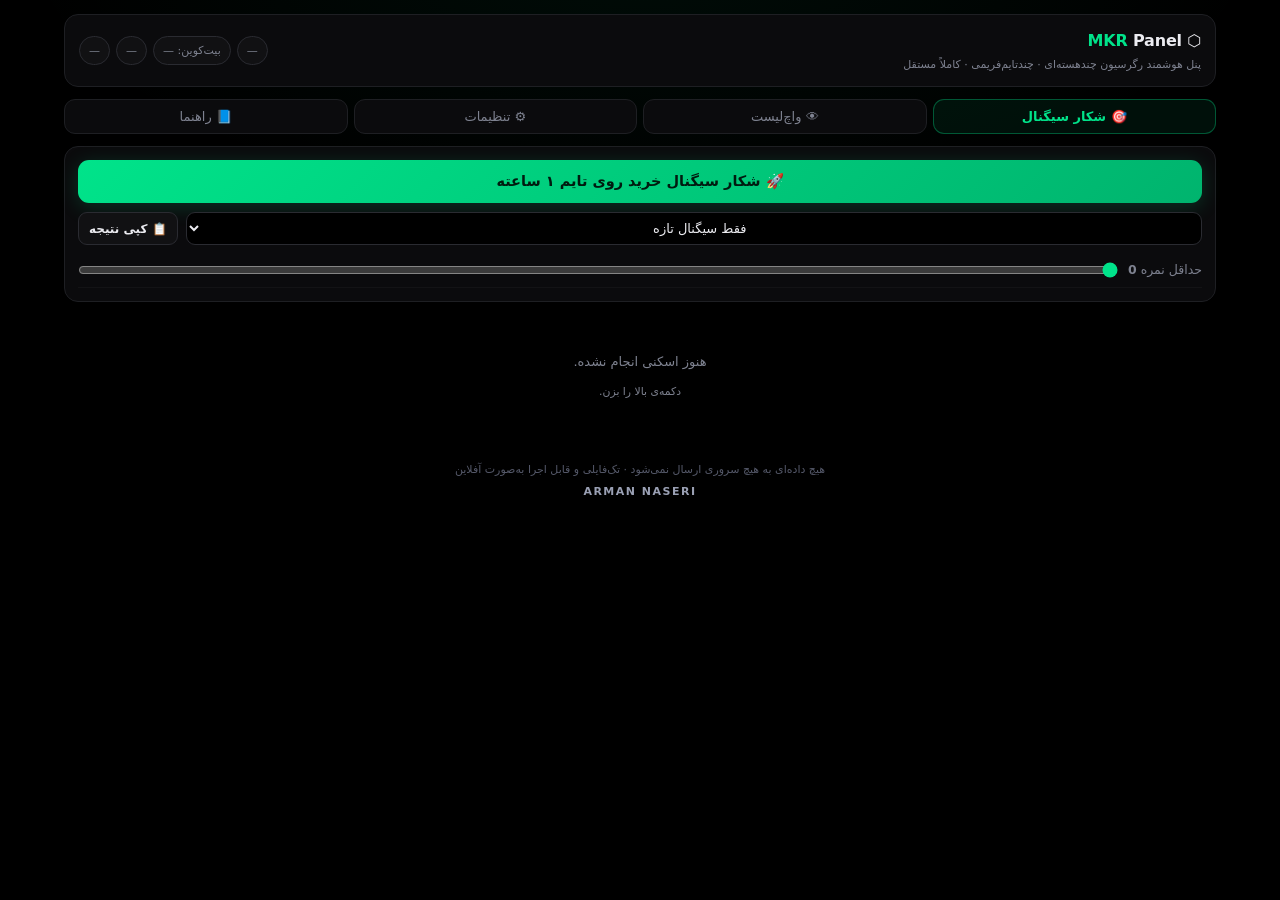
<file: mkr-panel.html>
<!DOCTYPE html>
<html lang="fa" dir="rtl">
<head>
<meta charset="UTF-8">
<meta name="viewport" content="width=device-width,initial-scale=1,viewport-fit=cover">
<title>MKR Panel — پنل هوشمند رگرسیون چندهسته‌ای</title>
<style>
/* ═══ تم مشکی ═══ */
*{box-sizing:border-box;margin:0;padding:0;-webkit-tap-highlight-color:transparent}
:root{
  --bg:#000;--p1:#0b0b0d;--p2:#111113;--bd:#1e1f23;--bd2:#2a2b31;
  --tx:#ececf1;--mu:#7e8290;--ac:#00e38a;--ac2:#00b4ff;--wn:#ffb020;--dn:#ff4d5e;
}
body{font-family:Vazirmatn,'Segoe UI',system-ui,-apple-system,Tahoma,sans-serif;
  background:var(--bg);color:var(--tx);min-height:100vh;font-size:14px;line-height:1.75;
  padding-bottom:70px}
body::before{content:'';position:fixed;inset:0;pointer-events:none;z-index:0;
  background:radial-gradient(900px 420px at 50% -8%,#00e38a0f,transparent 70%)}
.wrap{max-width:1180px;margin:0 auto;padding:14px;position:relative;z-index:1}

/* ═══ هدر ═══ */
header{display:flex;justify-content:space-between;align-items:center;gap:10px;
  padding:12px 14px;background:var(--p1);border:1px solid var(--bd);border-radius:14px;margin-bottom:12px}
h1{font-size:16px;font-weight:800;letter-spacing:-.2px}
h1 em{font-style:normal;color:var(--ac)}
.hsub{font-size:11px;color:var(--mu)}
.chips{display:flex;gap:6px;flex-wrap:wrap;justify-content:flex-end}
.chip{font-size:11px;padding:4px 9px;border-radius:99px;background:var(--p2);
  border:1px solid var(--bd2);color:var(--mu);white-space:nowrap}
.chip b{color:var(--tx)}
.chip.ok{border-color:#00e38a44;color:var(--ac);background:#00e38a0f}
.chip.bad{border-color:#ff4d5e44;color:var(--dn);background:#ff4d5e0f}
.chip.warn{border-color:#ffb02044;color:var(--wn);background:#ffb0200f}

/* ═══ تب ═══ */
.tabs{display:flex;gap:6px;margin-bottom:12px;overflow-x:auto;scrollbar-width:none}
.tabs::-webkit-scrollbar{display:none}
.tab{flex:1;min-width:92px;padding:9px;background:var(--p1);border:1px solid var(--bd);
  border-radius:11px;color:var(--mu);font-family:inherit;font-size:13px;cursor:pointer;
  transition:.15s;white-space:nowrap}
.tab.on{background:#00e38a12;border-color:#00e38a55;color:var(--ac);font-weight:700}
.page{display:none}.page.on{display:block}

/* ═══ کارت‌های عمومی ═══ */
.box{background:var(--p1);border:1px solid var(--bd);border-radius:14px;padding:13px;margin-bottom:12px}
.box h3{font-size:13.5px;margin-bottom:9px;display:flex;align-items:center;gap:6px}
.muted{color:var(--mu);font-size:12px;line-height:1.95}
.row{display:flex;justify-content:space-between;align-items:center;gap:10px;padding:6px 0;
  border-bottom:1px solid #ffffff08;font-size:13px}
.row:last-child{border:0}
.row label{color:var(--mu);font-size:12.5px}
input[type=number],input[type=text],select{background:#000;border:1px solid var(--bd2);
  border-radius:9px;color:var(--tx);padding:7px 10px;font-family:inherit;font-size:13px;
  width:110px;text-align:center}
select{width:auto;min-width:130px}
input[type=checkbox]{width:17px;height:17px;accent-color:var(--ac)}
input[type=range]{accent-color:var(--ac);flex:1}
.btn{background:var(--p2);border:1px solid var(--bd2);color:var(--tx);font-family:inherit;
  font-size:13px;font-weight:600;padding:10px 14px;border-radius:11px;cursor:pointer;transition:.15s}
.btn:hover{border-color:#ffffff33}
.btn:disabled{opacity:.45;cursor:wait}
.btn.go{background:linear-gradient(135deg,#00e38a,#00b46e);border:0;color:#001b10;width:100%;
  font-weight:800;font-size:14.5px;padding:13px;box-shadow:0 4px 20px #00e38a2e}
.btn.sm{padding:6px 10px;font-size:12px;border-radius:9px}
.btn.dg{border-color:#ff4d5e44;color:var(--dn)}
.btnrow{display:flex;gap:8px;flex-wrap:wrap;margin-top:9px}
.up{color:var(--ac)}.dn{color:var(--dn)}.wn{color:var(--wn)}

/* ═══ پیشرفت ═══ */
#prog{margin-top:10px}
.track{height:5px;background:#ffffff0f;border-radius:99px;overflow:hidden}
#bar{height:100%;width:0;background:linear-gradient(90deg,#00b4ff,#00e38a);transition:.2s}
#ptxt{font-size:11px;color:var(--mu);margin-top:5px;display:block}

/* ═══ کارت ارز ═══ */
.grid{display:grid;grid-template-columns:repeat(auto-fill,minmax(300px,1fr));gap:11px}
.coin{background:var(--p1);border:1px solid var(--bd);border-radius:14px;padding:12px;
  cursor:pointer;transition:.15s;position:relative;overflow:hidden}
.coin:hover{border-color:#ffffff28;transform:translateY(-1px)}
.coin.a{border-color:#00e38a66;background:linear-gradient(160deg,#00e38a0e,var(--p1))}
.coin.a::before{content:'';position:absolute;top:0;right:0;left:0;height:2px;
  background:linear-gradient(90deg,transparent,var(--ac),transparent)}
.ctop{display:flex;justify-content:space-between;align-items:center;margin-bottom:9px}
.sym{font-size:17px;font-weight:800;letter-spacing:.2px}
.sym small{font-size:10.5px;color:var(--mu);font-weight:400;margin-right:3px}
.sc{width:46px;height:46px;border-radius:50%;display:grid;place-items:center;
  font-size:15px;font-weight:800;flex-shrink:0}
.verdict{font-size:12.5px;font-weight:700;padding:5px 9px;border-radius:8px;margin-bottom:8px;
  text-align:center}
.v-a{background:#00e38a1a;color:var(--ac);border:1px solid #00e38a44}
.v-b{background:#00b4ff14;color:var(--ac2);border:1px solid #00b4ff3d}
.v-c{background:#ffb02014;color:var(--wn);border:1px solid #ffb0203d}
.v-d{background:#ff4d5e12;color:var(--dn);border:1px solid #ff4d5e3d}
.mtf{display:flex;gap:5px;margin-bottom:8px}
.tfb{flex:1;text-align:center;font-size:10.5px;padding:5px 2px;border-radius:8px;
  background:var(--p2);border:1px solid var(--bd);color:var(--mu);line-height:1.5}
.tfb b{display:block;font-size:12px;margin-top:1px}
.tfb.g{border-color:#00e38a44;color:var(--ac);background:#00e38a0d}
.tfb.r{border-color:#ff4d5e3d;color:var(--dn);background:#ff4d5e0a}
.kv{display:flex;justify-content:space-between;font-size:12.5px;padding:3px 0}
.kv span{color:var(--mu)}
.kv b{direction:ltr;font-weight:600}
.fac{margin-top:8px}
.fac .f{display:flex;align-items:center;gap:7px;font-size:11px;color:var(--mu);margin:3px 0}
.fac .f span{width:92px;flex-shrink:0}
.fb{flex:1;height:4px;background:#ffffff0d;border-radius:99px;overflow:hidden}
.fb i{display:block;height:100%;border-radius:99px;background:linear-gradient(90deg,#00b4ff,#00e38a)}
.fac .f b{width:26px;text-align:left;color:var(--tx);font-size:10.5px}
.warnbox{background:#ffb0200f;border:1px solid #ffb02033;color:var(--wn);font-size:11.5px;
  padding:6px 9px;border-radius:9px;margin:7px 0;line-height:1.8}
.spark{width:100%;height:34px;display:block;margin:7px 0}
.empty{grid-column:1/-1;text-align:center;color:var(--mu);font-size:13px;padding:34px 12px;line-height:2.2}

/* ═══ واچ‌لیست ═══ */
.pos{background:var(--p1);border:1px solid var(--bd);border-radius:13px;padding:11px;margin-bottom:9px}
.pbar{height:6px;background:#ffffff0d;border-radius:99px;overflow:hidden;margin:7px 0}
.pbar i{display:block;height:100%;transition:.3s}

/* ═══ کشو ═══ */
.scrim{position:fixed;inset:0;background:#000000cc;backdrop-filter:blur(3px);opacity:0;
  pointer-events:none;transition:.2s;z-index:40}
.scrim.on{opacity:1;pointer-events:auto}
.drawer{position:fixed;top:0;left:0;bottom:0;width:min(430px,94vw);background:var(--p1);
  border-left:1px solid var(--bd);transform:translateX(-102%);transition:.25s;z-index:50;
  display:flex;flex-direction:column}
.drawer.on{transform:none}
.dh{display:flex;align-items:center;gap:10px;padding:13px;border-bottom:1px solid var(--bd)}
.dh h2{font-size:16px;flex:1}
.dh .x{background:var(--p2);border:1px solid var(--bd2);color:var(--tx);width:30px;height:30px;
  border-radius:9px;cursor:pointer;font-size:15px}
.db{padding:13px;overflow-y:auto;flex:1}
.rz{background:var(--p2);border:1px solid var(--bd);border-radius:10px;padding:8px 10px;
  margin-bottom:6px;font-size:12px;line-height:1.85}
.rz b{display:block;font-size:12.5px;margin-bottom:2px}
.rz.ok{border-right:2px solid var(--ac)}
.rz.no{border-right:2px solid var(--dn)}
footer{text-align:center;font-size:11px;color:#55596a;line-height:2;margin-top:20px}
.sign{font-weight:800;letter-spacing:1.5px;color:#9aa0b4}
@media(max-width:560px){.grid{grid-template-columns:1fr}header{flex-direction:column;align-items:stretch}
  .chips{justify-content:flex-start}}
</style>
</head>
<body>
<div class="wrap">

<header>
  <div>
    <h1>⬡ <em>MKR</em> Panel</h1>
    <div class="hsub">پنل هوشمند رگرسیون چندهسته‌ای · چندتایم‌فریمی · کاملاً مستقل</div>
  </div>
  <div class="chips">
    <span class="chip" id="chMode">—</span>
    <span class="chip" id="chBtc">بیت‌کوین: —</span>
    <span class="chip" id="chCnt">—</span>
    <span class="chip" id="chTime">—</span>
  </div>
</header>

<div class="tabs">
  <button class="tab on" data-t="scan">🎯 شکار سیگنال</button>
  <button class="tab" data-t="watch">👁 واچ‌لیست <b id="wCount"></b></button>
  <button class="tab" data-t="set">⚙️ تنظیمات</button>
  <button class="tab" data-t="help">📘 راهنما</button>
</div>

<!-- ══ اسکن ══ -->
<main class="page on" id="p-scan">
  <div class="box">
    <button class="btn go" id="go">🚀 شکار سیگنال خرید روی تایم ۱ ساعته</button>
    <div class="btnrow">
      <select id="fSel" style="flex:1">
        <option value="fresh">فقط سیگنال تازه</option>
        <option value="all">همه‌ی سیگنال‌های ۱۲ کندل اخیر</option>
        <option value="watchable">فقط نمره‌ی بالای ۶۵</option>
      </select>
      <button class="btn sm" id="copyBtn">📋 کپی نتیجه</button>
    </div>
    <div class="row" style="margin-top:8px">
      <label>حداقل نمره <b id="msv">0</b></label>
      <input type="range" id="ms" min="0" max="90" step="5" value="0">
    </div>
    <div id="prog" hidden><div class="track"><div id="bar"></div></div><span id="ptxt">…</span></div>
    <div id="err" class="warnbox" hidden></div>
  </div>
  <div class="grid" id="out"></div>
</main>

<!-- ══ واچ‌لیست ══ -->
<main class="page" id="p-watch">
  <div class="box">
    <h3>👁 ارزهای زیر نظر</h3>
    <p class="muted">از کارت هر ارز دکمه‌ی «زیر نظر بگیر» را بزن. قیمت‌ها هر چند ثانیه به‌روز می‌شوند و وقتی به هدف یا حد ضرر برسند خبرت می‌کنم.</p>
    <div class="btnrow"><button class="btn sm" id="refreshW">🔄 به‌روزرسانی قیمت‌ها</button></div>
  </div>
  <div id="wlist"></div>
</main>

<!-- ══ تنظیمات ══ -->
<main class="page" id="p-set">
  <div class="box">
    <h3>📐 اندیکاتور</h3>
    <div class="row"><label>هسته</label><select id="s_kset"></select></div>
    <div class="row"><label>پهنای باند (h)</label><input type="number" id="s_h" min="5" max="60" step="1"></div>
    <div class="row"><label>ضریب باند (σ)</label><input type="number" id="s_dev" min="0.5" max="4" step="0.1"></div>
    <div class="row"><label>«تازه» = حداکثر چند کندل</label><input type="number" id="s_fresh" min="0" max="11" step="1"></div>
  </div>
  <div class="box">
    <h3>🧠 هوشمندی</h3>
    <p class="muted">این‌ها همان چیزهایی‌اند که پنل را از یک اسکنر ساده جدا می‌کنند.</p>
    <div class="row"><label>تأیید روند ۴ ساعته</label><input type="checkbox" id="s_mtf"></div>
    <div class="row"><label>فیلتر سلامت بیت‌کوین</label><input type="checkbox" id="s_btc"></div>
    <div class="row"><label>رد کردن اشباع خرید (RSI)</label><input type="number" id="s_rsi" min="50" max="90" step="1"></div>
    <div class="row"><label>حداقل حجم ۲۴ ساعته (م$)</label><input type="number" id="s_vol" min="1" max="500" step="5"></div>
    <div class="row"><label>تعداد ارز بررسی‌شده</label><input type="number" id="s_top" min="20" max="250" step="10"></div>
  </div>
  <div class="box">
    <h3>💰 سرمایه و ریسک</h3>
    <div class="row"><label>کل سرمایه ($)</label><input type="number" id="s_cap" step="50"></div>
    <div class="row"><label>ریسک هر معامله (٪)</label><input type="number" id="s_risk" step="0.25"></div>
  </div>
  <div class="box">
    <h3>🔔 خودکارسازی</h3>
    <div class="row"><label>اسکن خودکار هر (دقیقه، ۰=خاموش)</label><input type="number" id="s_auto" step="5" min="0"></div>
    <div class="row"><label>اعلان مرورگر</label><button class="btn sm" id="notifBtn">فعال‌سازی</button></div>
    <div class="row"><label>صدای هشدار</label><input type="checkbox" id="s_snd"></div>
  </div>
  <div class="box">
    <h3>💾 داده</h3>
    <p class="muted">همه‌چیز فقط در همین مرورگر ذخیره می‌شود. این فایل به هیچ سروری وصل نیست — جز خود بایننس برای گرفتن قیمت.</p>
    <div class="btnrow">
      <button class="btn sm" id="expBtn">⬇️ خروجی</button>
      <button class="btn sm" id="impBtn">⬆️ بازگردانی</button>
      <button class="btn sm dg" id="rstBtn">🗑 پاک‌کردن همه</button>
    </div>
    <input type="file" id="impFile" accept="application/json" hidden>
  </div>
</main>

<!-- ══ راهنما ══ -->
<main class="page" id="p-help">
  <div class="box">
    <h3>📘 این پنل چطور تصمیم می‌گیرد؟</h3>
    <p class="muted">برخلاف اندیکاتور خام که فقط یک خط می‌کشد، این پنل <b>شش عامل</b> را با هم وزن می‌دهد و یک نمره‌ی ۰ تا ۱۰۰ می‌سازد:</p>
    <div class="fac" style="margin-top:10px">
      <div class="f"><span>سیگنال کرنل</span><div class="fb"><i style="width:100%"></i></div><b>۳۰</b></div>
      <div class="f"><span>روند ۴ ساعته</span><div class="fb"><i style="width:67%"></i></div><b>۲۰</b></div>
      <div class="f"><span>تازگی سیگنال</span><div class="fb"><i style="width:50%"></i></div><b>۱۵</b></div>
      <div class="f"><span>حجم و نقدشوندگی</span><div class="fb"><i style="width:40%"></i></div><b>۱۲</b></div>
      <div class="f"><span>کیفیت ریسک</span><div class="fb"><i style="width:40%"></i></div><b>۱۲</b></div>
      <div class="f"><span>سلامت RSI</span><div class="fb"><i style="width:37%"></i></div><b>۱۱</b></div>
    </div>
  </div>
  <div class="box">
    <h3>🎯 سه نوع سیگنال</h3>
    <div class="rz ok"><b>🎯 پولبک تمام شد</b>قیمت زیر باند پایین رفت و دوباره بالای آن بسته شد. بهترین نوع ورود: ارزان، در دل روند صعودی، با حد ضرر نزدیک و منطقی.</div>
    <div class="rz ok"><b>↗️ عبور از خط کرنل</b>قیمت از زیر خط رگرسیون به بالای آن عبور کرد، در حالی که روند قبلاً صعودی تأیید شده بود.</div>
    <div class="rz ok"><b>🟢 روند تازه تأیید شد</b>شیب خط و اجماع هسته‌ها تازه صعودی شده‌اند. معمولاً شروع یک حرکت بزرگ‌تر، ولی دیرتر از دو مورد بالا.</div>
  </div>
  <div class="box">
    <h3>⚠️ چیزهایی که باید بدانی</h3>
    <p class="muted">
      • سیگنال فقط روی <b>کندل بسته‌شده</b> صادر می‌شود — کندل ناقص جاری همیشه حذف می‌شود.<br>
      • برآوردگر <b>یک‌طرفه</b> است: چیزی که الان می‌بینی همان چیزی است که آن لحظه بود. بازترسیم نمی‌کند.<br>
      • «از سیگنال +X٪» یعنی چقدر از قطار جا مانده‌ای. بالای ۱.۵٪ یعنی دنبال قیمت ندو.<br>
      • اگر دسترسی به بایننس نباشد، پنل خودکار وارد <b>حالت نمایشی</b> می‌شود و داده‌ها ساختگی‌اند.<br>
      • این ابزار توصیه‌ی مالی نیست.
    </p>
  </div>
</main>

<footer>
  هیچ داده‌ای به هیچ سروری ارسال نمی‌شود · تک‌فایلی و قابل اجرا به‌صورت آفلاین<br>
  <span class="sign">ARMAN NASERI</span>
</footer>
</div>

<div class="scrim" id="scrim"></div>
<aside class="drawer" id="drawer">
  <div class="dh"><button class="x" id="dx">✕</button><div><h2 id="dt">—</h2>
    <div class="hsub" id="ds">—</div></div></div>
  <div class="db" id="dbody"></div>
</aside>

<script>
/* ═══════════════════════════════════════════════════════════
   MKR Panel — موتور + رابط، کاملاً مستقل
   ✍️ Arman Naseri
   ═══════════════════════════════════════════════════════════ */
const $ = s => document.querySelector(s), $$ = s => [...document.querySelectorAll(s)];
const LS = { g: (k, d) => { try { return JSON.parse(localStorage.getItem('mkr_' + k)) ?? d; } catch { return d; } },
             s: (k, v) => localStorage.setItem('mkr_' + k, JSON.stringify(v)) };

const DEF = { kSet:'trio', h:14, dev:1.5, fresh:2, mtf:true, btcGate:true,
              maxRsi:75, minVol:20, top:100, cap:300, risk:1, auto:0, snd:true };
let CFG = { ...DEF, ...LS.g('cfg', {}) };
let watch = LS.g('watch', []);
let rows = [], lastScan = 0, busy = false, demo = false, btcInfo = null, autoTimer = null;

/* ─── ریاضی پایه ─── */
const clamp = (x,a,b) => Math.max(a, Math.min(b, x));
const fmt = p => p >= 1000 ? p.toLocaleString('en-US',{maximumFractionDigits:1})
  : p >= 1 ? p.toFixed(4) : p.toFixed(6);
const pc = x => (x>=0?'+':'') + x.toFixed(2) + '٪';
const fa = n => (n||0).toLocaleString('fa-IR');

function rma(v,n){ if(v.length<n) return []; let s=0; for(let i=0;i<n;i++) s+=v[i];
  const o=[s/n]; for(let i=n;i<v.length;i++) o.push((o[o.length-1]*(n-1)+v[i])/n); return o; }
function rsi(c,n=14){ if(c.length<n+1) return null; const g=[],l=[];
  for(let i=1;i<c.length;i++){const d=c[i]-c[i-1]; g.push(Math.max(d,0)); l.push(Math.max(-d,0));}
  const a=rma(g,n), b=rma(l,n); if(!a.length) return null;
  const A=a[a.length-1], L=b[b.length-1]; return L===0?100:100-100/(1+A/L); }
function atr(h,l,c,n=14){ if(c.length<n+1) return null; const t=[];
  for(let i=1;i<c.length;i++) t.push(Math.max(h[i]-l[i],Math.abs(h[i]-c[i-1]),Math.abs(l[i]-c[i-1])));
  const r=rma(t,n); return r.length?r[r.length-1]:null; }
function ema(v,n){ if(v.length<n) return null; const k=2/(n+1); let s=0;
  for(let i=0;i<n;i++) s+=v[i]; let e=s/n;
  for(let i=n;i<v.length;i++) e=v[i]*k+e*(1-k); return e; }

/* ─── هسته‌های رگرسیون ─── */
const KER = {
  gaussian:    {t:'گاوسی',      inf:true,  f:u=>Math.exp(-0.5*u*u)},
  laplace:     {t:'لاپلاس',     inf:true,  f:u=>Math.exp(-Math.abs(u))/2},
  logistic:    {t:'لجستیک',     inf:true,  f:u=>1/(Math.exp(u)+2+Math.exp(-u))},
  epanechnikov:{t:'اپانچنیکوف', inf:false, f:u=>Math.abs(u)<=1?0.75*(1-u*u):0},
  triangular:  {t:'مثلثی',      inf:false, f:u=>Math.abs(u)<=1?1-Math.abs(u):0},
  tricube:     {t:'سه‌مکعبی',   inf:false, f:u=>Math.abs(u)<=1?Math.pow(1-Math.pow(Math.abs(u),3),3):0},
  quartic:     {t:'کوارتیک',    inf:false, f:u=>Math.abs(u)<=1?Math.pow(1-u*u,2)*15/16:0},
  cosine:      {t:'کسینوسی',    inf:false, f:u=>Math.abs(u)<=1?Math.PI/4*Math.cos(Math.PI/2*u):0},
  wave:        {t:'موجی',       inf:false, f:u=>Math.abs(u)<=1?(1-Math.abs(u))*Math.cos(Math.PI*u):0},
};
const types = () => CFG.kSet==='trio' ? ['gaussian','epanechnikov','wave'] : [CFG.kSet];

function kReg(src, h, ty){
  const K = KER[ty]||KER.gaussian, bw = Math.max(2,h);
  const depth = Math.max(3, Math.ceil(K.inf ? bw*3 : bw));
  const w = []; for(let i=0;i<depth;i++) w.push(K.f(i/bw));
  const out = new Array(src.length).fill(null);
  for(let t=0;t<src.length;t++){
    if(t < Math.min(depth,5)-1) continue;
    let num=0, den=0;
    for(let i=0;i<depth && t-i>=0;i++){ const k=w[i]; if(k<=0) continue; num+=k*src[t-i]; den+=k; }
    if(den>0) out[t]=num/den;
  }
  return out;
}

function mkState(src, h, dev, tys){
  const n = src.length, win = Math.max(10,Math.round(h*2)), back = Math.max(2,Math.round(h/2));
  if(n < win+back+5) return null;
  const lines = {}; tys.forEach(t => lines[t]=kReg(src,h,t));
  const avg = new Array(n).fill(null);
  for(let t=0;t<n;t++){ let s=0,c=0;
    for(const ty of tys){ const v=lines[ty][t]; if(v!=null){s+=v;c++;} }
    if(c===tys.length) avg[t]=s/c; }
  const at = t => {
    if(avg[t]==null||avg[t-back]==null) return null;
    const res=[]; for(let i=Math.max(0,t-win+1);i<=t;i++) if(avg[i]!=null) res.push(src[i]-avg[i]);
    if(res.length<5) return null;
    const m = res.reduce((a,b)=>a+b,0)/res.length;
    const sg = Math.sqrt(res.reduce((a,b)=>a+(b-m)*(b-m),0)/(res.length-1));
    const ctr = avg[t]+m, volP = ctr>0?sg/ctr*100:0;
    const slp = avg[t-back]?(avg[t]/avg[t-back]-1)*100:0;
    const sSig = volP>0?slp/volP:slp;
    let ag=0; for(const ty of tys){ const L=lines[ty];
      if(L[t]!=null&&L[t-back]!=null&&L[t]>L[t-back]) ag++; }
    const need = Math.ceil(tys.length/2);
    return { center:ctr, sigma:sg, slopeSig:sSig, slope:slp, agree:ag, total:tys.length,
      upper:ctr+sg*dev, lower:ctr-sg*dev,
      trendUp: sSig>0.5 && ag>=need, trendDn: sSig<-0.5 && ag<=Math.floor(tys.length/2),
      z: sg>0?(src[t]-ctr)/sg:0 };
  };
  return { at, n, last: at(n-1) };
}

/* سیگنال خرید: سه محرک، فقط روی کندل بسته‌شده */
function findSignal(src, h, dev, tys, look=12){
  const M = mkState(src,h,dev,tys); if(!M||!M.last) return { mk:null, sig:null };
  let fired = null;
  for(let t=M.n-1; t>=M.n-look && t>2; t--){
    const c=M.at(t), p=M.at(t-1); if(!c||!p||!c.trendUp) continue;
    const crossUp = src[t]>c.center && src[t-1]<=p.center;
    const pullEnd = src[t]>c.lower && src[t-1]<=p.lower;
    const flip    = !p.trendUp && src[t]>c.center;
    if(crossUp||pullEnd||flip){
      fired = { age:M.n-1-t, kind: pullEnd?'pullback':crossUp?'cross':'trend',
        z:c.z, agree:c.agree, total:c.total, center:c.center, lower:c.lower, upper:c.upper,
        atPrice:src[t], chgSince: src[t]?(src[M.n-1]/src[t]-1)*100:0 };
      break;
    }
  }
  return { mk:M.last, sig:fired };
}

const KIND = {
  pullback:{i:'🎯',t:'پولبک تمام شد',w:1.0,
    d:'قیمت زیر باند پایین رفت و دوباره بالای آن بسته شد — ورود ارزان در دل روند صعودی.'},
  cross:{i:'↗️',t:'عبور از خط کرنل',w:0.85,
    d:'قیمت از زیر خط رگرسیون به بالای آن عبور کرد، در حالی که روند صعودی تأیید شده بود.'},
  trend:{i:'🟢',t:'روند تازه تأیید شد',w:0.7,
    d:'شیب خط و اجماع هسته‌ها تازه صعودی شده‌اند و قیمت بالای خط رگرسیون است.'},
};

/* ═══ شبکه ═══ */
const HOSTS = ['https://api.binance.com','https://data-api.binance.vision',
  'https://api-gcp.binance.com','https://api1.binance.com','https://api2.binance.com'];
let HOST = null;
async function api(path, params={}){
  const qs = new URLSearchParams(params).toString();
  const hs = HOST ? [HOST,...HOSTS.filter(h=>h!==HOST)] : HOSTS;
  let e;
  for(const b of hs){
    try { const r = await fetch(b+path+'?'+qs,{cache:'no-store'});
      if(!r.ok) throw new Error('HTTP '+r.status); HOST=b; return await r.json(); }
    catch(x){ e=x; }
  }
  throw new Error('دسترسی به بایننس ممکن نشد ('+(e&&e.message)+')');
}
async function kl(sym, tf, lim=300){
  const raw = await api('/api/v3/klines',{symbol:sym,interval:tf,limit:lim});
  return raw.slice(0,-1).map(k=>({t:k[0],o:+k[1],h:+k[2],l:+k[3],c:+k[4],v:+k[5]}));
}
async function pool(items, fn, size, tick){
  const out=[]; let i=0,d=0;
  await Promise.all(Array.from({length:Math.min(size,items.length)},async()=>{
    while(i<items.length){ const x=items[i++];
      try{ const v=await fn(x); if(v) out.push(v); }catch(e){}
      tick&&tick(++d,items.length); }
  }));
  return out;
}

/* داده‌ی نمایشی وقتی دسترسی نیست */
function hash(s){ let h=0; for(const c of s) h=(h*31+c.charCodeAt(0))%9973; return h+1; }
function demoK(seed, n=300){
  let s=seed, R=()=>((s=(s*1103515245+12345)&0x7fffffff)/0x7fffffff);
  let p=10+R()*300; const out=[]; let trend=(R()-0.45)*0.004;
  for(let i=0;i<n;i++){
    if(i%40===0) trend=(R()-0.45)*0.005;
    const ch=trend+(R()-0.5)*0.016; const o=p; p=p*(1+ch);
    out.push({t:Date.now()-(n-i)*36e5,o,h:Math.max(o,p)*(1+R()*0.004),
      l:Math.min(o,p)*(1-R()*0.004),c:p,v:1e6*(0.5+R()*2)});
  }
  return out;
}
const DEMO_NAMES = ['BTC','ETH','SOL','BNB','XRP','DOGE','ADA','AVAX','LINK','TON','TRX','DOT',
  'NEAR','SUI','LTC','APT','ARB','OP','INJ','SEI','RNDR','FET','TIA','PEPE','WIF','ATOM','FIL',
  'HBAR','ICP','IMX','STX','AAVE','MKR','RUNE','GRT','SAND','ALGO','EGLD','FLOW','AXS'];

/* ═══ امتیازدهی هوشمند ═══ */
function scoreOf(r){
  const f = [];
  const K = KIND[r.sig.kind];
  f.push({n:'سیگنال کرنل', v: K.w * (r.sig.agree/r.sig.total), w:30});
  const mtfV = !CFG.mtf ? 0.6 : r.h4 ? (r.h4.trendUp?1: r.h4.trendDn?0:0.45) : 0.45;
  f.push({n:'روند ۴ ساعته', v:mtfV, w:20});
  f.push({n:'تازگی سیگنال', v: clamp(1-(r.sig.age/6),0,1), w:15});
  f.push({n:'حجم و نقدشوندگی', v: clamp(Math.log10(Math.max(r.qv,1)/1e6)/2.6,0,1), w:12});
  const rq = r.riskPct<0.3||r.riskPct>6 ? 0.15 : clamp(1-Math.abs(r.riskPct-1.6)/3.2,0.2,1);
  f.push({n:'کیفیت ریسک', v:rq, w:12});
  const rs = r.rsi>CFG.maxRsi ? 0.1 : r.rsi<35 ? 0.4 : clamp(1-Math.abs(r.rsi-55)/32,0.3,1);
  f.push({n:'سلامت RSI', v:rs, w:11});
  let s = f.reduce((a,x)=>a+x.v*x.w,0);
  if(r.sig.chgSince>1.5) s -= Math.min(12,(r.sig.chgSince-1.5)*4);   // جا مانده‌ای
  if(CFG.btcGate && btcInfo && !btcInfo.ok) s *= 0.78;               // بازار ناسالم
  return { score: clamp(Math.round(s),0,100), factors:f };
}
const verdict = s => s>=78 ? {t:'🔥 فرصت درجه یک',c:'v-a'}
  : s>=65 ? {t:'✅ قابل بررسی',c:'v-b'}
  : s>=50 ? {t:'⏳ ضعیف — صبر کن',c:'v-c'} : {t:'⛔ رد شد',c:'v-d'};

/* ═══ اسکن ═══ */
async function scan(){
  if(busy) return; busy = true;
  $('#go').disabled = true; $('#prog').hidden = false; $('#err').hidden = true;
  bar(0,1,'گرفتن لیست ارزها…');
  try{
    let list;
    try{
      const all = await api('/api/v3/ticker/24hr');
      list = all.filter(t=>t.symbol.endsWith('USDT') && !/UP|DOWN|BULL|BEAR/.test(t.symbol))
        .filter(t=>!/^(USDC|FDUSD|TUSD|BUSD|DAI|EUR|XUSD)USDT$/.test(t.symbol))
        .filter(t=>+t.quoteVolume >= CFG.minVol*1e6)
        .sort((a,b)=>+b.quoteVolume-+a.quoteVolume).slice(0,CFG.top)
        .map(t=>({symbol:t.symbol, chg24:+t.priceChangePercent, qv:+t.quoteVolume}));
      demo = false;
    }catch(e){
      demo = true;
      list = DEMO_NAMES.slice(0,Math.min(CFG.top,DEMO_NAMES.length)).map((n,i)=>
        ({symbol:n+'USDT', chg24:(hash(n)%1400)/100-6, qv:6e8-i*1.2e7}));
    }
    $('#chMode').textContent = demo?'⚠️ حالت نمایشی':'🟢 داده‌ی زنده';
    $('#chMode').className = 'chip '+(demo?'warn':'ok');

    /* سلامت بیت‌کوین */
    try{
      const bk = demo ? demoK(hash('BTCUSDT')) : await kl('BTCUSDT','1h');
      const bc = bk.map(x=>x.c);
      const M = findSignal(bc, CFG.h, CFG.dev, types());
      const e50 = ema(bc,50), p = bc[bc.length-1];
      btcInfo = { ok: !!(M.mk && !M.mk.trendDn && e50 && p>=e50*0.985),
        txt: M.mk ? (M.mk.trendUp?'صعودی':M.mk.trendDn?'نزولی':'خنثی') : '—',
        chg: (p/bc[bc.length-25]-1)*100 };
    }catch(e){ btcInfo = null; }
    if(btcInfo){
      $('#chBtc').textContent = 'بیت‌کوین: '+btcInfo.txt+' '+pc(btcInfo.chg);
      $('#chBtc').className = 'chip '+(btcInfo.ok?'ok':'bad');
    }

    bar(0,list.length,`تحلیل ۰ از ${list.length} ارز…`);
    const tys = types();
    const res = await pool(list, async t=>{
      const k1 = demo ? demoK(hash(t.symbol+'1h')) : await kl(t.symbol,'1h');
      if(k1.length<100) return null;
      const c1 = k1.map(x=>x.c);
      const { mk, sig } = findSignal(c1, CFG.h, CFG.dev, tys);
      if(!sig || !mk) return null;
      let h4 = null;
      if(CFG.mtf){
        try{
          const k4 = demo ? demoK(hash(t.symbol+'4h'),200) : await kl(t.symbol,'4h',200);
          const M4 = mkState(k4.map(x=>x.c), CFG.h, CFG.dev, tys);
          h4 = M4 && M4.last;
        }catch(e){}
      }
      const price = c1[c1.length-1];
      const a = atr(k1.map(x=>x.h), k1.map(x=>x.l), c1, 14) || 0;
      const sl = Math.min(mk.lower, price - a);
      const riskPct = price ? (1-sl/price)*100 : 0;
      const r = { ...t, sig, mk, h4, price, sl, riskPct, atrPct: price?a/price*100:0,
        rsi: rsi(c1,14)||50, closes: c1.slice(-70) };
      const sc = scoreOf(r);
      return { ...r, ...sc, R: price-sl };
    }, 5, (d,n)=>bar(d,n,`تحلیل ${d} از ${n} ارز…`));

    const fresh = new Set(rows.filter(r=>r.sig.age<=CFG.fresh).map(r=>r.symbol));
    rows = res; lastScan = Date.now();
    render();
    const neu = rows.filter(r=>r.sig.age<=CFG.fresh && r.score>=65 && !fresh.has(r.symbol));
    if(neu.length) alertUser(neu);
  }catch(e){
    $('#err').hidden=false; $('#err').textContent='❌ '+e.message;
  }finally{
    busy=false; $('#go').disabled=false; $('#prog').hidden=true;
  }
}
function bar(d,n,t){ $('#bar').style.width=(n?d/n*100:0)+'%'; $('#ptxt').textContent=t; }

function alertUser(list){
  const names = list.map(r=>r.symbol.replace('USDT','')).join('، ');
  if(CFG.snd) beep();
  if(window.Notification && Notification.permission==='granted')
    new Notification('🎯 سیگنال تازه‌ی MKR', { body: names });
}
function beep(){
  try{ const a=new (window.AudioContext||window.webkitAudioContext)();
    const o=a.createOscillator(), g=a.createGain();
    o.connect(g); g.connect(a.destination); o.frequency.value=880; o.type='sine';
    g.gain.setValueAtTime(.001,a.currentTime);
    g.gain.exponentialRampToValueAtTime(.22,a.currentTime+.03);
    g.gain.exponentialRampToValueAtTime(.001,a.currentTime+.5);
    o.start(); o.stop(a.currentTime+.5);
  }catch(e){}
}

/* ═══ نمایش ═══ */
function spark(c){
  if(!c||c.length<2) return '';
  const w=300,h=34,lo=Math.min(...c),hi=Math.max(...c),d=hi-lo||1;
  const pts=c.map((v,i)=>`${(i/(c.length-1)*w).toFixed(1)},${(h-((v-lo)/d)*(h-4)-2).toFixed(1)}`).join(' ');
  const up=c[c.length-1]>=c[0], col=up?'#00e38a':'#ff4d5e';
  return `<svg class="spark" viewBox="0 0 ${w} ${h}" preserveAspectRatio="none">
    <polyline points="${pts}" fill="none" stroke="${col}" stroke-width="1.4"/>
    <polyline points="0,${h} ${pts} ${w},${h}" fill="${col}1a" stroke="none"/></svg>`;
}
const ring = s => { const col = s>=78?'#00e38a':s>=65?'#00b4ff':s>=50?'#ffb020':'#ff4d5e';
  return `<div class="sc" style="background:conic-gradient(${col} ${s*3.6}deg,#ffffff0d 0);
    color:${col}"><div style="background:#0b0b0d;width:36px;height:36px;border-radius:50%;
    display:grid;place-items:center">${s}</div></div>`; };

function card(r){
  const K=KIND[r.sig.kind], v=verdict(r.score), hot=r.sig.age<=CFG.fresh;
  const tf = (lbl,st) => `<div class="tfb ${st===1?'g':st===-1?'r':''}">${lbl}<b>${
    st===1?'صعودی':st===-1?'نزولی':'خنثی'}</b></div>`;
  return `<article class="coin ${hot&&r.score>=65?'a':''}" data-s="${r.symbol}">
    <div class="ctop">
      <div><div class="sym">${r.symbol.replace('USDT','')}<small>/USDT</small></div>
        <div class="hsub">${K.i} ${K.t} · ${r.sig.age===0?'همین کندل':fa(r.sig.age)+' کندل پیش'}</div></div>
      ${ring(r.score)}
    </div>
    <div class="verdict ${v.c}">${v.t}</div>
    <div class="mtf">
      ${tf('۱ ساعته', r.mk.trendUp?1:r.mk.trendDn?-1:0)}
      ${tf('۴ ساعته', r.h4?(r.h4.trendUp?1:r.h4.trendDn?-1:0):0)}
      ${tf('اجماع', r.sig.agree===r.sig.total?1:r.sig.agree===0?-1:0)}
    </div>
    ${r.sig.chgSince>1.5?`<div class="warnbox">⚠️ از لحظه‌ی سیگنال ${pc(r.sig.chgSince)} بالا رفته — جا مانده‌ای.</div>`:''}
    ${r.rsi>CFG.maxRsi?`<div class="warnbox">🎚 RSI ${r.rsi.toFixed(0)} — اشباع خرید.</div>`:''}
    ${spark(r.closes)}
    <div class="kv"><span>قیمت</span><b>${fmt(r.price)}</b></div>
    <div class="kv"><span>حد ضرر · ریسک</span><b class="dn">${fmt(r.sl)} · ${r.riskPct.toFixed(2)}٪</b></div>
    <div class="kv"><span>هدف ۱.۵R / ۳R</span><b class="up">${fmt(r.price+r.R*1.5)} / ${fmt(r.price+r.R*3)}</b></div>
    <div class="kv"><span>حجم ۲۴س</span><b>$${fa(Math.round(r.qv/1e6))}M</b></div>
  </article>`;
}

function render(){
  const mode = $('#fSel').value, min = +$('#ms').value;
  let list = rows.filter(r=>r.score>=min);
  if(mode==='fresh') list = list.filter(r=>r.sig.age<=CFG.fresh);
  else if(mode==='watchable') list = list.filter(r=>r.score>=65);
  list.sort((a,b)=>b.score-a.score || a.sig.age-b.sig.age);

  $('#out').innerHTML = list.length ? list.map(card).join('')
    : rows.length ? `<div class="empty">هیچ ارزی با این فیلتر پیدا نشد.<br>
        <small>صبر هم یک معامله است ☕</small></div>`
    : `<div class="empty">هنوز اسکنی انجام نشده.<br><small>دکمه‌ی بالا را بزن.</small></div>`;
  $$('.coin').forEach(c=>c.onclick=()=>openCoin(c.dataset.s));
  $('#chCnt').innerHTML = rows.length
    ? `<b>${fa(rows.filter(r=>r.sig.age<=CFG.fresh).length)}</b> تازه از ${fa(rows.length)} سیگنال` : '—';
  $('#chTime').textContent = lastScan ? 'آخرین اسکن ' + new Date(lastScan).toLocaleTimeString('fa-IR') : '—';
  $('#wCount').textContent = watch.length ? `(${fa(watch.length)})` : '';
}

function openCoin(sym){
  const r = rows.find(x=>x.symbol===sym); if(!r) return;
  const K=KIND[r.sig.kind], v=verdict(r.score);
  const size = Math.max(5, Math.round((CFG.cap*CFG.risk/100)/(r.riskPct/100)));
  const has = watch.some(w=>w.symbol===sym);
  $('#dt').textContent = sym.replace('USDT','')+' / USDT';
  $('#ds').textContent = `نمره ${r.score} · ${v.t}`;
  $('#dbody').innerHTML = `
    <div class="box"><h3>${K.i} ${K.t}</h3><p class="muted">${K.d}</p></div>
    <div class="box"><h3>🧮 تفکیک نمره</h3><div class="fac">
      ${r.factors.map(f=>`<div class="f"><span>${f.n}</span>
        <div class="fb"><i style="width:${(f.v*100).toFixed(0)}%"></i></div>
        <b>${Math.round(f.v*f.w)}</b></div>`).join('')}
    </div></div>
    <div class="box"><h3>📋 برنامه‌ی معامله</h3>
      <div class="kv"><span>ورود (قیمت فعلی)</span><b>${fmt(r.price)}</b></div>
      <div class="kv"><span>حد ضرر</span><b class="dn">${fmt(r.sl)} · ${r.riskPct.toFixed(2)}٪</b></div>
      <div class="kv"><span>هدف ۱ (۱.۵R)</span><b class="up">${fmt(r.price+r.R*1.5)}</b></div>
      <div class="kv"><span>هدف ۲ (۳R)</span><b class="up">${fmt(r.price+r.R*3)}</b></div>
      <div class="kv"><span>حجم پیشنهادی</span><b>$${fa(size)}</b></div>
      <div class="kv"><span>ضرر در صورت استاپ</span><b class="dn">$${(CFG.cap*CFG.risk/100).toFixed(1)}</b></div>
      <div class="kv"><span>خط کرنل · باند پایین</span><b>${fmt(r.mk.center)} · ${fmt(r.mk.lower)}</b></div>
      <div class="kv"><span>اجماع · شیب · z</span><b>${r.sig.agree}/${r.sig.total} · ${r.mk.slopeSig.toFixed(1)}σ · ${r.mk.z.toFixed(1)}</b></div>
      <div class="btnrow"><button class="btn ${has?'dg':''}" id="wBtn" style="flex:1">${
        has?'🗑 حذف از واچ‌لیست':'👁 زیر نظر بگیر'}</button></div>
    </div>
    <div class="box"><h3>🧭 چرا؟</h3>
      ${r.mk.trendUp?`<div class="rz ok"><b>📐 روند ۱ ساعته صعودی</b>شیب ${r.mk.slopeSig.toFixed(1)}σ با اجماع ${r.sig.agree} از ${r.sig.total} هسته.</div>`:''}
      ${r.h4&&r.h4.trendUp?`<div class="rz ok"><b>🕓 روند ۴ ساعته هم‌جهت</b>سیگنال کوتاه‌مدت خلاف جریان بزرگ‌تر نیست — احتمال موفقیت بالاتر.</div>`:''}
      ${r.h4&&r.h4.trendDn?`<div class="rz no"><b>🕓 تضاد با ۴ ساعته</b>روند بزرگ‌تر نزولی است؛ این یک پرش موقت در بازار نزولی باشد.</div>`:''}
      ${r.sig.chgSince>1.5?`<div class="rz no"><b>🏃 جا مانده‌ای</b>از لحظه‌ی سیگنال ${pc(r.sig.chgSince)} حرکت کرده.</div>`:''}
      ${r.rsi>CFG.maxRsi?`<div class="rz no"><b>🎚 اشباع خرید</b>RSI ${r.rsi.toFixed(0)} بالای سقف ${CFG.maxRsi} توست.</div>`:
        `<div class="rz ok"><b>🎚 RSI سالم</b>عدد ${r.rsi.toFixed(0)} — جا برای رشد هست.</div>`}
      ${r.riskPct>=0.3&&r.riskPct<=6?`<div class="rz ok"><b>📐 ریسک منطقی</b>فاصله تا حد ضرر ${r.riskPct.toFixed(2)}٪.</div>`:
        `<div class="rz no"><b>📐 ریسک نامناسب</b>فاصله‌ی حد ضرر ${r.riskPct.toFixed(2)}٪ است.</div>`}
      ${btcInfo&&!btcInfo.ok?`<div class="rz no"><b>₿ بازار ناسالم</b>بیت‌کوین ${btcInfo.txt} است — نمره ۲۲٪ کم شد.</div>`:''}
    </div>`;
  $('#wBtn').onclick = () => {
    if(has) watch = watch.filter(w=>w.symbol!==sym);
    else watch.push({ symbol:sym, entry:r.price, sl:r.sl, tp1:r.price+r.R*1.5,
      tp2:r.price+r.R*3, at:Date.now(), score:r.score, kind:r.sig.kind, now:r.price });
    LS.s('watch',watch); renderWatch(); render(); closeD();
  };
  $('#drawer').classList.add('on'); $('#scrim').classList.add('on');
}
const closeD = () => { $('#drawer').classList.remove('on'); $('#scrim').classList.remove('on'); };

/* ═══ واچ‌لیست ═══ */
function renderWatch(){
  $('#wCount').textContent = watch.length ? `(${fa(watch.length)})` : '';
  $('#wlist').innerHTML = watch.length ? watch.map((w,i)=>{
    const p = w.now||w.entry, pl = (p/w.entry-1)*100;
    const span = w.tp2-w.sl, prog = clamp((p-w.sl)/span*100,0,100);
    const hit = p>=w.tp2?'🎯 هدف دوم خورد':p>=w.tp1?'✅ هدف اول خورد':p<=w.sl?'🛑 حد ضرر خورد':'در جریان';
    const col = p>=w.tp1?'#00e38a':p<=w.sl?'#ff4d5e':'#00b4ff';
    return `<div class="pos">
      <div class="ctop"><div class="sym">${w.symbol.replace('USDT','')}
        <small>${KIND[w.kind].i}</small></div>
        <div style="text-align:left"><b class="${pl>=0?'up':'dn'}" style="font-size:16px">${pc(pl)}</b>
        <div class="hsub">${hit}</div></div></div>
      <div class="pbar"><i style="width:${prog}%;background:${col}"></i></div>
      <div class="kv"><span>ورود</span><b>${fmt(w.entry)}</b></div>
      <div class="kv"><span>فعلی</span><b>${fmt(p)}</b></div>
      <div class="kv"><span>حد ضرر / هدف</span><b>${fmt(w.sl)} / ${fmt(w.tp1)}</b></div>
      <div class="btnrow"><button class="btn sm dg" data-w="${i}">حذف</button></div>
    </div>`;
  }).join('') : `<div class="empty">واچ‌لیست خالی است.<br><small>از کارت هر ارز «زیر نظر بگیر» را بزن.</small></div>`;
  $$('[data-w]').forEach(b=>b.onclick=()=>{ watch.splice(+b.dataset.w,1); LS.s('watch',watch); renderWatch(); });
}
async function refreshWatch(){
  if(!watch.length) return;
  try{
    const t = await api('/api/v3/ticker/price');
    const m = Object.fromEntries(t.map(x=>[x.symbol,+x.price]));
    let hit = [];
    watch.forEach(w=>{ if(m[w.symbol]){ const prev=w.now||w.entry; w.now=m[w.symbol];
      if(prev<w.tp1 && w.now>=w.tp1) hit.push(w.symbol.replace('USDT','')+' به هدف اول رسید 🎯');
      if(prev>w.sl && w.now<=w.sl) hit.push(w.symbol.replace('USDT','')+' حد ضرر خورد 🛑'); } });
    LS.s('watch',watch); renderWatch();
    if(hit.length){ if(CFG.snd) beep();
      if(window.Notification&&Notification.permission==='granted')
        new Notification('MKR Panel', {body:hit.join('\n')}); }
  }catch(e){}
}

/* ═══ تنظیمات ═══ */
function bindSet(){
  const sel = $('#s_kset');
  sel.innerHTML = '<option value="trio">ترکیب سه‌گانه (پیشنهادی)</option>' +
    Object.entries(KER).map(([k,v])=>`<option value="${k}">${v.t}</option>`).join('');
  sel.value = CFG.kSet;
  sel.onchange = () => { CFG.kSet=sel.value; LS.s('cfg',CFG); };
  const num = { s_h:'h', s_dev:'dev', s_fresh:'fresh', s_rsi:'maxRsi', s_vol:'minVol',
    s_top:'top', s_cap:'cap', s_risk:'risk', s_auto:'auto' };
  for(const [id,k] of Object.entries(num)){
    const el=$('#'+id); el.value=CFG[k];
    el.onchange=()=>{ CFG[k]=+el.value||DEF[k]; LS.s('cfg',CFG);
      if(k==='auto') setAuto(); if(rows.length) render(); };
  }
  const chk = { s_mtf:'mtf', s_btc:'btcGate', s_snd:'snd' };
  for(const [id,k] of Object.entries(chk)){
    const el=$('#'+id); el.checked=CFG[k];
    el.onchange=()=>{ CFG[k]=el.checked; LS.s('cfg',CFG); };
  }
  $('#notifBtn').onclick = async () => {
    if(!window.Notification) return alert('مرورگر اعلان را پشتیبانی نمی‌کند');
    const p = await Notification.requestPermission();
    $('#notifBtn').textContent = p==='granted'?'✅ فعال':'رد شد';
  };
  $('#expBtn').onclick = () => {
    const b=new Blob([JSON.stringify({cfg:CFG,watch},null,2)],{type:'application/json'});
    const a=document.createElement('a'); a.href=URL.createObjectURL(b);
    a.download='mkr-panel-backup.json'; a.click();
  };
  $('#impBtn').onclick = () => $('#impFile').click();
  $('#impFile').onchange = e => {
    const f=e.target.files[0]; if(!f) return;
    const rd=new FileReader();
    rd.onload=()=>{ try{ const d=JSON.parse(rd.result);
      if(d.cfg) CFG={...DEF,...d.cfg}; if(d.watch) watch=d.watch;
      LS.s('cfg',CFG); LS.s('watch',watch); location.reload();
    }catch{ alert('فایل معتبر نیست'); } };
    rd.readAsText(f);
  };
  $('#rstBtn').onclick = () => {
    if(!confirm('همه‌ی تنظیمات و واچ‌لیست پاک شود؟')) return;
    localStorage.removeItem('mkr_cfg'); localStorage.removeItem('mkr_watch'); location.reload();
  };
}
function setAuto(){
  clearInterval(autoTimer);
  if(CFG.auto>0) autoTimer = setInterval(scan, CFG.auto*60000);
}

/* ═══ راه‌اندازی ═══ */
function init(){
  $$('.tab').forEach(t=>t.onclick=()=>{
    $$('.tab').forEach(x=>x.classList.toggle('on',x===t));
    $$('.page').forEach(p=>p.classList.toggle('on',p.id==='p-'+t.dataset.t));
  });
  $('#go').onclick = scan;
  $('#fSel').onchange = render;
  const ms=$('#ms'); ms.oninput=()=>{ $('#msv').textContent=ms.value; render(); };
  $('#dx').onclick = closeD; $('#scrim').onclick = closeD;
  document.addEventListener('keydown',e=>{ if(e.key==='Escape') closeD(); });
  $('#refreshW').onclick = refreshWatch;
  $('#copyBtn').onclick = () => {
    const list = rows.filter(r=>r.sig.age<=CFG.fresh).sort((a,b)=>b.score-a.score);
    const txt = ['نتیجه‌ی MKR Panel — تایم ۱ ساعته'+(demo?' (حالت نمایشی)':''),
      new Date(lastScan).toLocaleString('fa-IR')+` · ${rows.length} سیگنال`,'']
      .concat(list.map(r=>`${r.symbol} | نمره ${r.score} | ${KIND[r.sig.kind].t} | ${r.sig.age} کندل پیش | اجماع ${r.sig.agree}/${r.sig.total} | قیمت ${fmt(r.price)} | ریسک ${r.riskPct.toFixed(2)}٪ | RSI ${r.rsi.toFixed(0)} | ۴ساعته ${r.h4?(r.h4.trendUp?'صعودی':r.h4.trendDn?'نزولی':'خنثی'):'—'}`)).join('\n');
    navigator.clipboard.writeText(txt).then(()=>{
      const b=$('#copyBtn'); b.textContent='✅ کپی شد'; setTimeout(()=>b.textContent='📋 کپی نتیجه',2000); });
  };
  bindSet(); renderWatch(); render(); setAuto();
  setInterval(refreshWatch, 30000);
}
document.addEventListener('DOMContentLoaded', init);
</script>
</body>
</html>
</file>
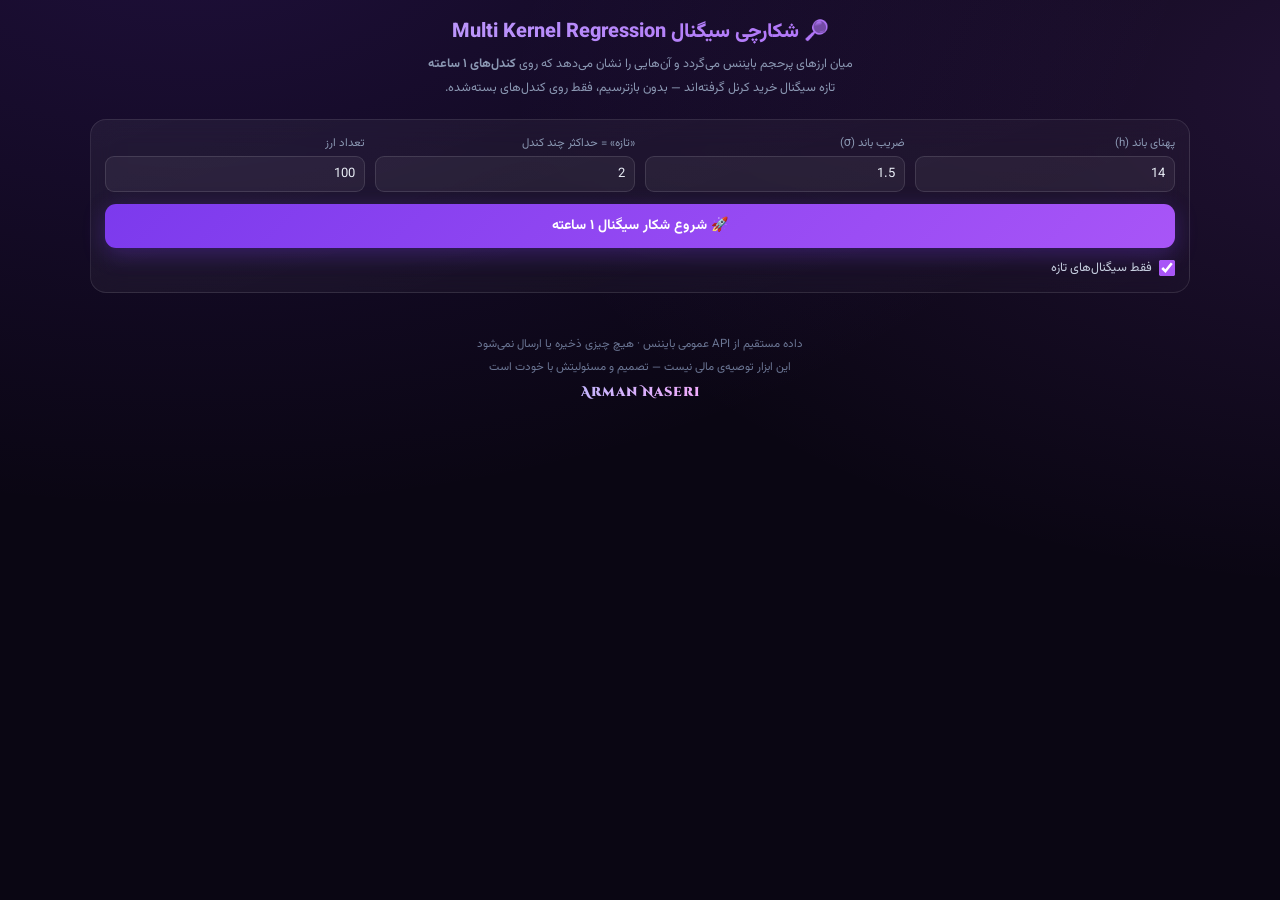
<file: dashboard/mkr-hunter-page.html>
<!DOCTYPE html>
<html lang="fa" dir="rtl">
<head>
<meta charset="UTF-8">
<meta name="viewport" content="width=device-width,initial-scale=1,viewport-fit=cover">
<title>🔎 شکارچی سیگنال کرنل — ۱ ساعته</title>
<link href="https://fonts.googleapis.com/css2?family=Vazirmatn:wght@400;600;800&family=Cinzel+Decorative:wght@900&display=swap" rel="stylesheet">
<style>
*{box-sizing:border-box;margin:0;padding:0}
body{font-family:Vazirmatn,system-ui,sans-serif;background:#0a0613;color:#e9edf6;
  background-image:radial-gradient(1000px 600px at 15% -10%,#7c3aed2e,transparent),
    radial-gradient(900px 500px at 110% 10%,#a855f726,transparent);
  min-height:100vh;padding:16px;padding-bottom:40px}
.wrap{max-width:1100px;margin:0 auto}
header{text-align:center;margin-bottom:18px}
h1{font-size:20px;font-weight:800;background:linear-gradient(90deg,#c4b5fd,#a855f7);
  -webkit-background-clip:text;background-clip:text;color:transparent}
.sub{font-size:12.5px;color:#8b98b3;margin-top:5px;line-height:1.9}
.panel{background:linear-gradient(160deg,#ffffff0e,#ffffff05);border:1px solid #ffffff1a;
  border-radius:16px;padding:14px;backdrop-filter:blur(14px);margin-bottom:14px}
.ctrls{display:grid;grid-template-columns:repeat(auto-fit,minmax(120px,1fr));gap:10px;margin-bottom:12px}
.ctrls label{display:block;font-size:11.5px;color:#8b98b3;margin-bottom:4px}
input[type=number]{width:100%;background:#ffffff0d;border:1px solid #ffffff1f;border-radius:9px;
  color:#e9edf6;padding:7px 9px;font-family:inherit;font-size:13px}
.btn{background:linear-gradient(135deg,#7c3aed,#a855f7);border:0;color:#fff;font-family:inherit;
  font-weight:700;font-size:14px;padding:11px 18px;border-radius:11px;cursor:pointer;width:100%;
  box-shadow:0 6px 22px #7c3aed4d}
.btn:disabled{opacity:.55;cursor:wait}
.btn.ghost{background:#ffffff12;border:1px solid #ffffff22;box-shadow:none;font-size:12.5px;padding:8px}
.row2{display:flex;gap:10px;align-items:center;margin-top:10px;flex-wrap:wrap}
.chk{display:flex;gap:7px;align-items:center;font-size:12.5px;color:#c7cfe0}
.chk input{accent-color:#a855f7;width:16px;height:16px}
#prog{margin-top:10px}
.track{height:6px;background:#ffffff14;border-radius:99px;overflow:hidden}
#bar{height:100%;width:0;background:linear-gradient(90deg,#7c3aed,#22c55e);transition:width .25s}
#ptxt{font-size:11.5px;color:#8b98b3;margin-top:5px;display:block}
#err{background:#ef444418;border:1px solid #ef444444;color:#fca5a5;padding:10px;border-radius:11px;
  font-size:13px;line-height:1.9;margin-bottom:12px}
#sum{font-size:12.5px;color:#8b98b3;text-align:center;margin-bottom:12px;line-height:2}
#sum b{color:#e9edf6}
#out{display:grid;grid-template-columns:repeat(auto-fill,minmax(290px,1fr));gap:12px}
.card{background:linear-gradient(160deg,#ffffff0e,#ffffff05);border:1px solid #ffffff1a;
  border-radius:14px;padding:12px;backdrop-filter:blur(12px)}
.card.hot{border-color:#22c55e66;box-shadow:0 0 22px #22c55e1f;
  background:linear-gradient(160deg,#22c55e14,#7c3aed0a)}
.top{display:flex;justify-content:space-between;align-items:flex-start;gap:8px;margin-bottom:9px}
.sym{font-size:17px;font-weight:800;letter-spacing:.3px}
.pair{font-size:11px;color:#8b98b3;margin-right:4px}
.kind{font-size:11px;padding:4px 8px;border-radius:99px;white-space:nowrap}
.k-pb{background:#22c55e22;color:#86efac;border:1px solid #22c55e44}
.k-cr{background:#3b82f622;color:#93c5fd;border:1px solid #3b82f644}
.k-tr{background:#a855f722;color:#d8b4fe;border:1px solid #a855f744}
.agebar{display:flex;gap:8px;flex-wrap:wrap;font-size:11px;color:#8b98b3;margin-bottom:9px}
.agebar span{background:#ffffff0d;padding:3px 7px;border-radius:7px}
.agebar .hot{background:#22c55e26;color:#86efac}
.warn{background:#f59e0b18;border:1px solid #f59e0b3d;color:#fcd34d;font-size:11.5px;
  padding:7px 9px;border-radius:9px;margin-bottom:9px;line-height:1.8}
.kv{display:flex;justify-content:space-between;gap:8px;font-size:12.5px;padding:3.5px 0;
  border-bottom:1px dashed #ffffff0f}
.kv span{color:#8b98b3}
.kv b{direction:ltr}
.up{color:#4ade80}.dn{color:#f87171}
.why{font-size:11.5px;color:#9aa6bf;line-height:1.95;margin-top:9px;
  background:#ffffff08;padding:8px;border-radius:9px}
.empty{grid-column:1/-1;text-align:center;color:#8b98b3;font-size:13.5px;line-height:2.2;padding:30px 10px}
footer{text-align:center;margin-top:26px;font-size:11.5px;color:#6b7694;line-height:2}
.sign{font-family:'Cinzel Decorative',serif;font-weight:900;font-size:13px;
  background:linear-gradient(90deg,#c4b5fd,#f0abfc);-webkit-background-clip:text;
  background-clip:text;color:transparent;letter-spacing:1px}
</style>
</head>
<body>
<div class="wrap">

<header>
  <h1>🔎 شکارچی سیگنال Multi Kernel Regression</h1>
  <p class="sub">میان ارزهای پرحجم بایننس می‌گردد و آن‌هایی را نشان می‌دهد که روی <b>کندل‌های ۱ ساعته</b><br>
    تازه سیگنال خرید کرنل گرفته‌اند — بدون بازترسیم، فقط روی کندل‌های بسته‌شده.</p>
</header>

<div class="panel">
  <div class="ctrls">
    <div><label>پهنای باند (h)</label><input type="number" id="c_h" min="5" max="60" step="1" value="14"></div>
    <div><label>ضریب باند (σ)</label><input type="number" id="c_dev" min="0.5" max="4" step="0.1" value="1.5"></div>
    <div><label>«تازه» = حداکثر چند کندل</label><input type="number" id="c_fresh" min="0" max="11" step="1" value="2"></div>
    <div><label>تعداد ارز</label><input type="number" id="c_top" min="20" max="250" step="10" value="100"></div>
  </div>
  <button class="btn" id="go">🚀 شروع شکار سیگنال ۱ ساعته</button>
  <div class="row2">
    <label class="chk"><input type="checkbox" id="onlyFresh" checked> فقط سیگنال‌های تازه</label>
    <button class="btn ghost" id="copy" hidden style="width:auto;flex:1">📋 کپی نتیجه</button>
  </div>
  <div id="prog" hidden>
    <div class="track"><div id="bar"></div></div>
    <span id="ptxt">…</span>
  </div>
</div>

<div id="err" hidden></div>
<div id="sum"></div>
<div id="out"></div>

<footer>
  داده مستقیم از API عمومی بایننس · هیچ چیزی ذخیره یا ارسال نمی‌شود<br>
  این ابزار توصیه‌ی مالی نیست — تصمیم و مسئولیتش با خودت است<br>
  <span class="sign">Arman Naseri</span>
</footer>

</div>
<script src="engine.js"></script>
<script src="mkr-hunter.js"></script>
</body>
</html>
</file>
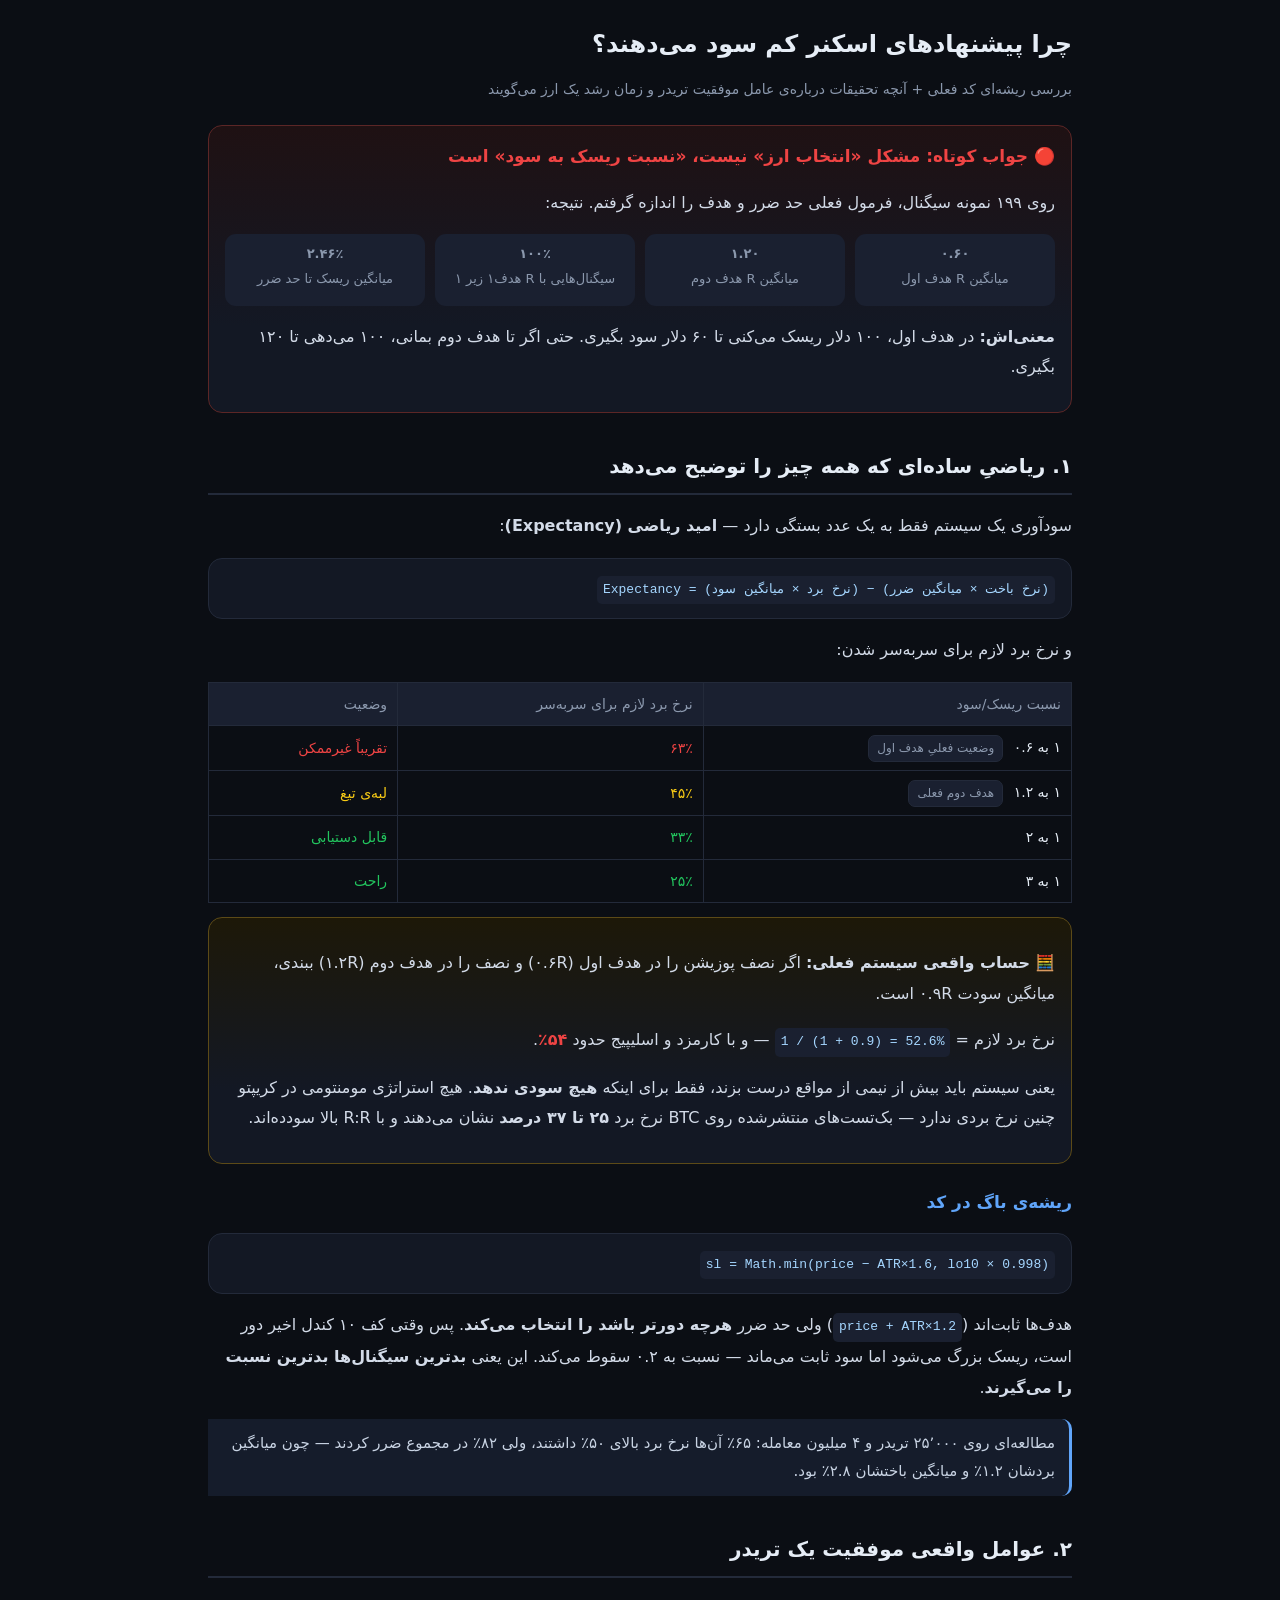
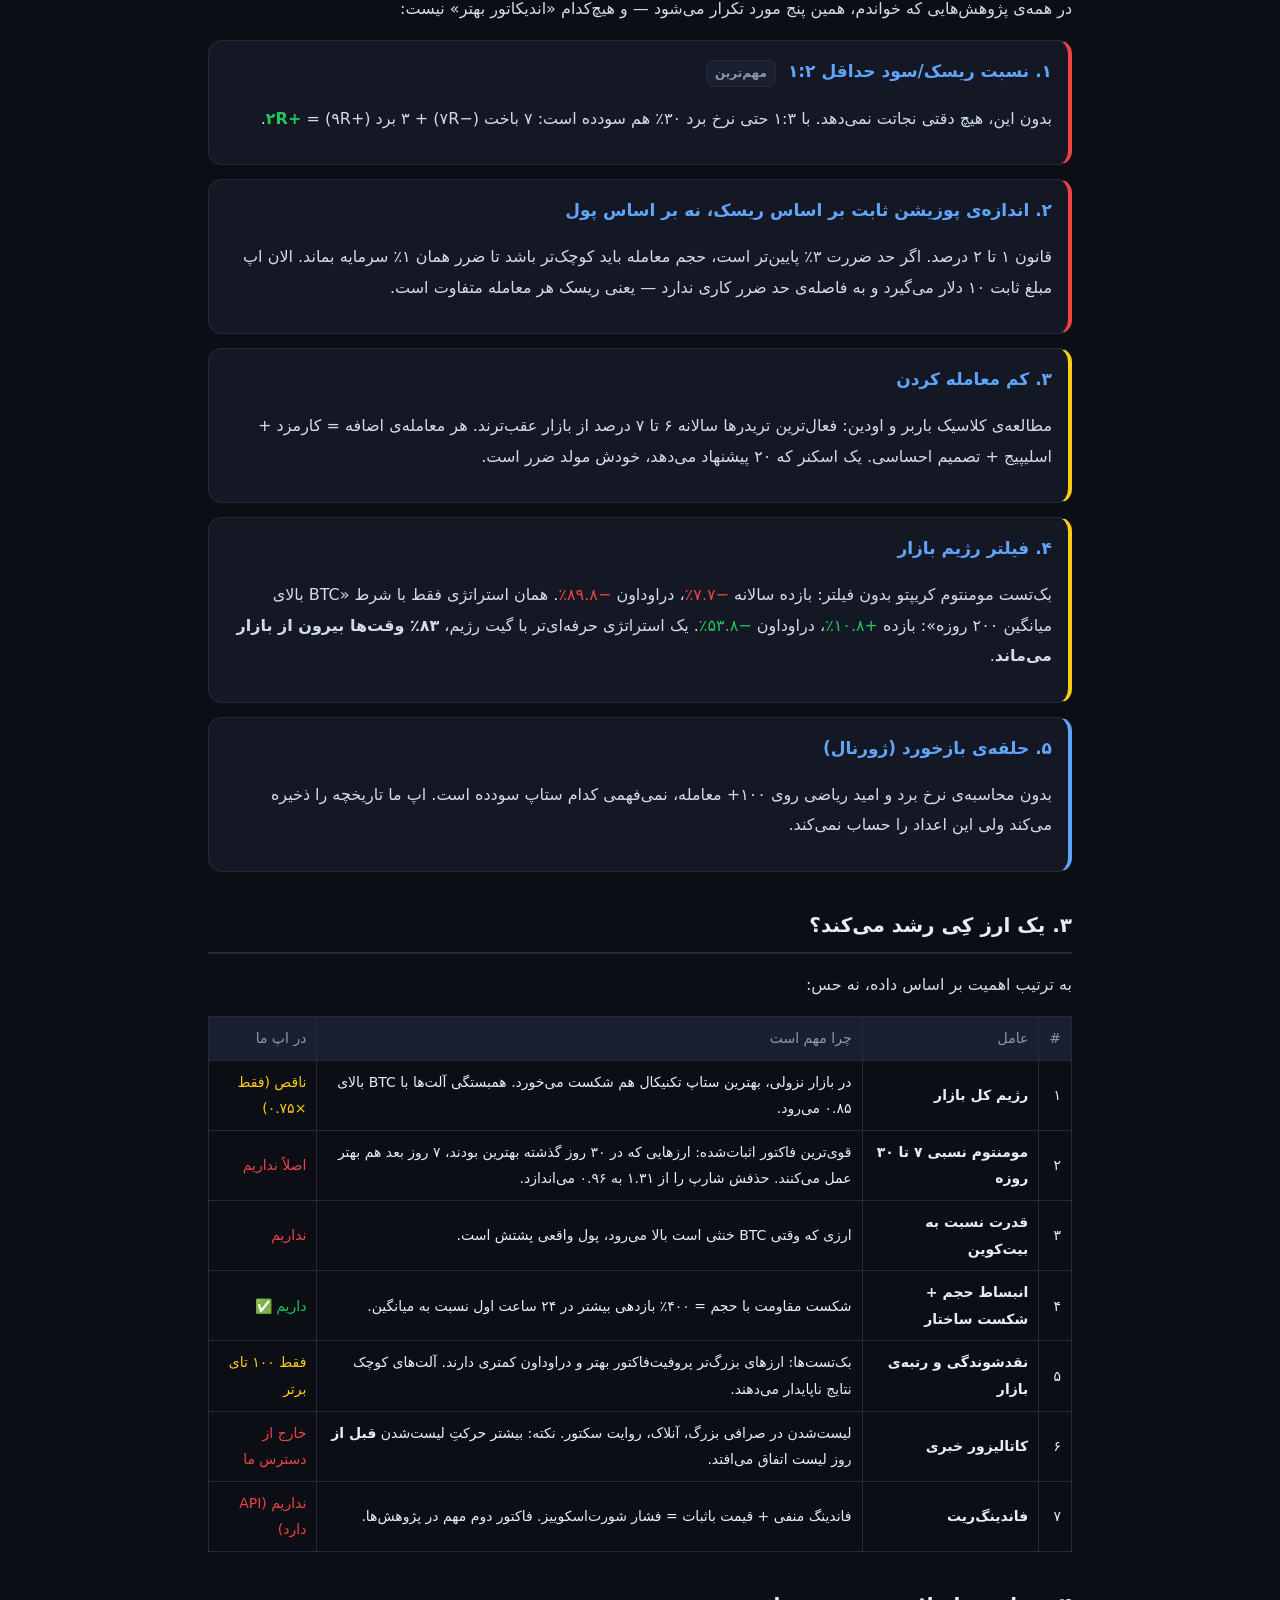
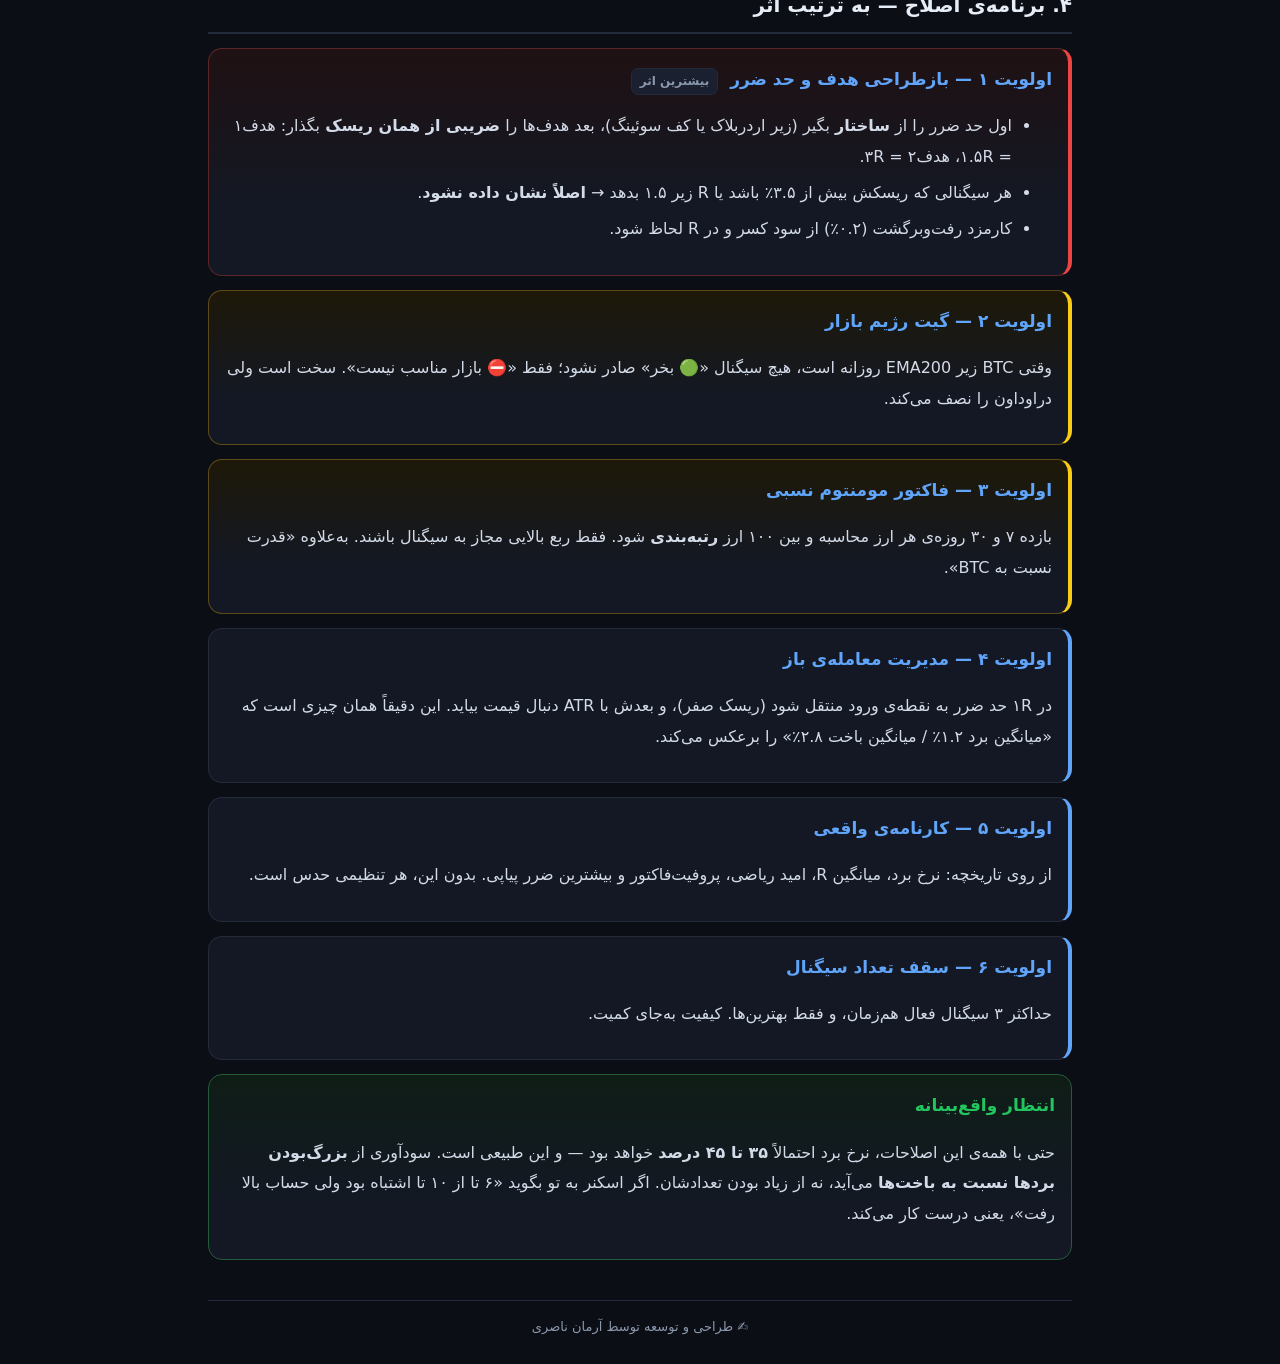
<file: guide/edge-report.html>
<!doctype html>
<html lang="fa" dir="rtl">
<head>
<meta charset="utf-8">
<meta name="viewport" content="width=device-width,initial-scale=1">
<title>چرا سیگنال‌ها سود نمی‌دهند؟ — گزارش بررسی</title>
<style>
:root{--bg:#0b0e14;--card:#131824;--bd:#232a3a;--tx:#e6edf6;--mu:#8b98ad;
 --up:#22c55e;--dn:#ef4444;--wa:#facc15;--ac:#60a5fa}
*{box-sizing:border-box}
body{margin:0;background:var(--bg);color:var(--tx);font:16px/1.9 Tahoma,system-ui,sans-serif;
 padding:18px;max-width:900px;margin-inline:auto}
h1{font-size:24px;margin:8px 0 4px;line-height:1.5}
h2{font-size:20px;margin:34px 0 10px;padding-bottom:8px;border-bottom:2px solid var(--bd)}
h3{font-size:17px;margin:22px 0 6px;color:var(--ac)}
p,li{color:#d3dbe8}
.sub{color:var(--mu);font-size:14px;margin-bottom:22px}
.card{background:var(--card);border:1px solid var(--bd);border-radius:14px;padding:14px 16px;margin:14px 0}
.bad{border-color:#5c2626;background:linear-gradient(180deg,#1f1113,var(--card) 70%)}
.good{border-color:#245c3a;background:linear-gradient(180deg,#0f1d16,var(--card) 70%)}
.warn{border-color:#5c4a17;background:linear-gradient(180deg,#1d1808,var(--card) 70%)}
table{width:100%;border-collapse:collapse;margin:12px 0;font-size:14px}
th,td{border:1px solid var(--bd);padding:8px 10px;text-align:right}
th{background:#1a2030;color:var(--mu);font-weight:normal}
code{background:#1a2030;padding:2px 6px;border-radius:5px;font-size:13px;direction:ltr;
 display:inline-block;color:#a5d6ff}
.big{font-size:32px;font-weight:bold;display:block;line-height:1.3}
.r{color:var(--dn)}.g{color:var(--up)}.y{color:var(--wa)}
.grid{display:grid;grid-template-columns:repeat(auto-fit,minmax(150px,1fr));gap:10px;margin:14px 0}
.stat{background:#1a2030;border-radius:11px;padding:12px;text-align:center}
.stat span{font-size:13px;color:var(--mu)}
ol li,ul li{margin:6px 0}
.tag{display:inline-block;background:#1a2030;border:1px solid var(--bd);border-radius:7px;
 padding:1px 8px;font-size:12px;color:var(--mu);margin-inline-start:6px}
.p1{border-right:4px solid var(--dn)}.p2{border-right:4px solid var(--wa)}.p3{border-right:4px solid var(--ac)}
footer{margin:40px 0 10px;color:var(--mu);font-size:13px;text-align:center;border-top:1px solid var(--bd);padding-top:14px}
blockquote{margin:12px 0;padding:10px 14px;border-right:3px solid var(--ac);background:#151c2b;
 border-radius:0 10px 10px 0;color:#c8d3e3;font-size:15px}
</style>
</head>
<body>

<h1>چرا پیشنهادهای اسکنر کم سود می‌دهند؟</h1>
<p class="sub">بررسی ریشه‌ای کد فعلی + آنچه تحقیقات درباره‌ی عامل موفقیت تریدر و زمان رشد یک ارز می‌گویند</p>

<div class="card bad">
<h3 style="color:var(--dn);margin-top:0">🔴 جواب کوتاه: مشکل «انتخاب ارز» نیست، «نسبت ریسک به سود» است</h3>
<p>روی ۱۹۹ نمونه سیگنال، فرمول فعلی حد ضرر و هدف را اندازه گرفتم. نتیجه:</p>
<div class="grid">
  <div class="stat"><span class="big r">۰.۶۰</span><span>میانگین R هدف اول</span></div>
  <div class="stat"><span class="big r">۱.۲۰</span><span>میانگین R هدف دوم</span></div>
  <div class="stat"><span class="big r">۱۰۰٪</span><span>سیگنال‌هایی با R هدف۱ زیر ۱</span></div>
  <div class="stat"><span class="big y">۲.۴۶٪</span><span>میانگین ریسک تا حد ضرر</span></div>
</div>
<p><b>معنی‌اش:</b> در هدف اول، ۱۰۰ دلار ریسک می‌کنی تا ۶۰ دلار سود بگیری. حتی اگر تا هدف دوم بمانی، ۱۰۰ می‌دهی تا ۱۲۰ بگیری.</p>
</div>

<h2>۱. ریاضیِ ساده‌ای که همه چیز را توضیح می‌دهد</h2>

<p>سودآوری یک سیستم فقط به یک عدد بستگی دارد — <b>امید ریاضی (Expectancy)</b>:</p>
<div class="card"><code>Expectancy = (نرخ برد × میانگین سود) − (نرخ باخت × میانگین ضرر)</code></div>

<p>و نرخ برد لازم برای سربه‌سر شدن:</p>

<table>
<tr><th>نسبت ریسک/سود</th><th>نرخ برد لازم برای سربه‌سر</th><th>وضعیت</th></tr>
<tr><td>۱ به ۰.۶ <span class="tag">وضعیت فعلیِ هدف اول</span></td><td class="r">۶۳٪</td><td class="r">تقریباً غیرممکن</td></tr>
<tr><td>۱ به ۱.۲ <span class="tag">هدف دوم فعلی</span></td><td class="y">۴۵٪</td><td class="y">لبه‌ی تیغ</td></tr>
<tr><td>۱ به ۲</td><td class="g">۳۳٪</td><td class="g">قابل دستیابی</td></tr>
<tr><td>۱ به ۳</td><td class="g">۲۵٪</td><td class="g">راحت</td></tr>
</table>

<div class="card warn">
<p>🧮 <b>حساب واقعی سیستم فعلی:</b> اگر نصف پوزیشن را در هدف اول (۰.۶R) و نصف را در هدف دوم (۱.۲R) ببندی، میانگین سودت ۰.۹R است.</p>
<p>نرخ برد لازم = <code>1 / (1 + 0.9) = 52.6%</code> — و با کارمزد و اسلیپیج حدود <b class="r">۵۴٪</b>.</p>
<p>یعنی سیستم باید بیش از نیمی از مواقع درست بزند، فقط برای اینکه <b>هیچ سودی ندهد</b>. هیچ استراتژی مومنتومی در کریپتو چنین نرخ بردی ندارد — بک‌تست‌های منتشرشده روی BTC نرخ برد <b>۲۵ تا ۳۷ درصد</b> نشان می‌دهند و با R:R بالا سودده‌اند.</p>
</div>

<h3>ریشه‌ی باگ در کد</h3>
<div class="card"><code>sl = Math.min(price − ATR×1.6, lo10 × 0.998)</code></div>
<p>هدف‌ها ثابت‌اند (<code>price + ATR×1.2</code>) ولی حد ضرر <b>هرچه دورتر باشد را انتخاب می‌کند</b>. پس وقتی کف ۱۰ کندل اخیر دور است، ریسک بزرگ می‌شود اما سود ثابت می‌ماند — نسبت به ۰.۲ سقوط می‌کند. این یعنی <b>بدترین سیگنال‌ها بدترین نسبت را می‌گیرند</b>.</p>

<blockquote>مطالعه‌ای روی ۲۵٬۰۰۰ تریدر و ۴ میلیون معامله: ۶۵٪ آن‌ها نرخ برد بالای ۵۰٪ داشتند، ولی ۸۲٪ در مجموع ضرر کردند — چون میانگین بردشان ۱.۲٪ و میانگین باختشان ۲.۸٪ بود.</blockquote>

<h2>۲. عوامل واقعی موفقیت یک تریدر</h2>
<p>در همه‌ی پژوهش‌هایی که خواندم، همین پنج مورد تکرار می‌شود — و هیچ‌کدام «اندیکاتور بهتر» نیست:</p>

<div class="card p1">
<h3 style="margin-top:0">۱. نسبت ریسک/سود حداقل ۱:۲ <span class="tag">مهم‌ترین</span></h3>
<p>بدون این، هیچ دقتی نجاتت نمی‌دهد. با ۱:۳ حتی نرخ برد ۳۰٪ هم سودده است: ۷ باخت (−۷R) + ۳ برد (+۹R) = <b class="g">+۲R</b>.</p>
</div>

<div class="card p1">
<h3 style="margin-top:0">۲. اندازه‌ی پوزیشن ثابت بر اساس ریسک، نه بر اساس پول</h3>
<p>قانون ۱ تا ۲ درصد. اگر حد ضررت ۳٪ پایین‌تر است، حجم معامله باید کوچک‌تر باشد تا ضرر همان ۱٪ سرمایه بماند. الان اپ مبلغ ثابت ۱۰ دلار می‌گیرد و به فاصله‌ی حد ضرر کاری ندارد — یعنی ریسک هر معامله متفاوت است.</p>
</div>

<div class="card p2">
<h3 style="margin-top:0">۳. کم معامله کردن</h3>
<p>مطالعه‌ی کلاسیک باربر و اودین: فعال‌ترین تریدرها سالانه ۶ تا ۷ درصد از بازار عقب‌ترند. هر معامله‌ی اضافه = کارمزد + اسلیپیج + تصمیم احساسی. یک اسکنر که ۲۰ پیشنهاد می‌دهد، خودش مولد ضرر است.</p>
</div>

<div class="card p2">
<h3 style="margin-top:0">۴. فیلتر رژیم بازار</h3>
<p>بک‌تست مومنتوم کریپتو بدون فیلتر: بازده سالانه <span class="r">−۷.۷٪</span>، دراوداون <span class="r">−۸۹.۸٪</span>. همان استراتژی فقط با شرط «BTC بالای میانگین ۲۰۰ روزه»: بازده <span class="g">+۱۰.۸٪</span>، دراوداون <span class="g">−۵۳.۸٪</span>. یک استراتژی حرفه‌ای‌تر با گیت رژیم، <b>۸۳٪ وقت‌ها بیرون از بازار می‌ماند</b>.</p>
</div>

<div class="card p3">
<h3 style="margin-top:0">۵. حلقه‌ی بازخورد (ژورنال)</h3>
<p>بدون محاسبه‌ی نرخ برد و امید ریاضی روی ۱۰۰+ معامله، نمی‌فهمی کدام ستاپ سودده است. اپ ما تاریخچه را ذخیره می‌کند ولی این اعداد را حساب نمی‌کند.</p>
</div>

<h2>۳. یک ارز کِی رشد می‌کند؟</h2>
<p>به ترتیب اهمیت بر اساس داده، نه حس:</p>

<table>
<tr><th>#</th><th>عامل</th><th>چرا مهم است</th><th>در اپ ما</th></tr>
<tr><td>۱</td><td><b>رژیم کل بازار</b></td><td>در بازار نزولی، بهترین ستاپ تکنیکال هم شکست می‌خورد. همبستگی آلت‌ها با BTC بالای ۰.۸۵ می‌رود.</td><td class="y">ناقص (فقط ×۰.۷۵)</td></tr>
<tr><td>۲</td><td><b>مومنتوم نسبی ۷ تا ۳۰ روزه</b></td><td>قوی‌ترین فاکتور اثبات‌شده: ارزهایی که در ۳۰ روز گذشته بهترین بودند، ۷ روز بعد هم بهتر عمل می‌کنند. حذفش شارپ را از ۱.۳۱ به ۰.۹۶ می‌اندازد.</td><td class="r">اصلاً نداریم</td></tr>
<tr><td>۳</td><td><b>قدرت نسبت به بیت‌کوین</b></td><td>ارزی که وقتی BTC خنثی است بالا می‌رود، پول واقعی پشتش است.</td><td class="r">نداریم</td></tr>
<tr><td>۴</td><td><b>انبساط حجم + شکست ساختار</b></td><td>شکست مقاومت با حجم = ۴۰۰٪ بازدهی بیشتر در ۲۴ ساعت اول نسبت به میانگین.</td><td class="g">داریم ✅</td></tr>
<tr><td>۵</td><td><b>نقدشوندگی و رتبه‌ی بازار</b></td><td>بک‌تست‌ها: ارزهای بزرگ‌تر پروفیت‌فاکتور بهتر و دراوداون کمتری دارند. آلت‌های کوچک نتایج ناپایدار می‌دهند.</td><td class="y">فقط ۱۰۰ تای برتر</td></tr>
<tr><td>۶</td><td><b>کاتالیزور خبری</b></td><td>لیست‌شدن در صرافی بزرگ، آنلاک، روایت سکتور. نکته: بیشتر حرکتِ لیست‌شدن <b>قبل از</b> روز لیست اتفاق می‌افتد.</td><td class="r">خارج از دسترس ما</td></tr>
<tr><td>۷</td><td><b>فاندینگ‌ریت</b></td><td>فاندینگ منفی + قیمت باثبات = فشار شورت‌اسکوییز. فاکتور دوم مهم در پژوهش‌ها.</td><td class="r">نداریم (API دارد)</td></tr>
</table>

<h2>۴. برنامه‌ی اصلاح — به ترتیب اثر</h2>

<div class="card bad p1">
<h3 style="margin-top:0">اولویت ۱ — بازطراحی هدف و حد ضرر <span class="tag">بیشترین اثر</span></h3>
<ul>
<li>اول حد ضرر را از <b>ساختار</b> بگیر (زیر اردربلاک یا کف سوئینگ)، بعد هدف‌ها را <b>ضریبی از همان ریسک</b> بگذار: هدف۱ = ۱.۵R، هدف۲ = ۳R.</li>
<li>هر سیگنالی که ریسکش بیش از ۳.۵٪ باشد یا R زیر ۱.۵ بدهد → <b>اصلاً نشان داده نشود</b>.</li>
<li>کارمزد رفت‌وبرگشت (۰.۲٪) از سود کسر و در R لحاظ شود.</li>
</ul>
</div>

<div class="card warn p2">
<h3 style="margin-top:0">اولویت ۲ — گیت رژیم بازار</h3>
<p>وقتی BTC زیر EMA200 روزانه است، هیچ سیگنال «🟢 بخر» صادر نشود؛ فقط «⛔ بازار مناسب نیست». سخت است ولی دراوداون را نصف می‌کند.</p>
</div>

<div class="card warn p2">
<h3 style="margin-top:0">اولویت ۳ — فاکتور مومنتوم نسبی</h3>
<p>بازده ۷ و ۳۰ روزه‌ی هر ارز محاسبه و بین ۱۰۰ ارز <b>رتبه‌بندی</b> شود. فقط ربع بالایی مجاز به سیگنال باشند. به‌علاوه «قدرت نسبت به BTC».</p>
</div>

<div class="card p3">
<h3 style="margin-top:0">اولویت ۴ — مدیریت معامله‌ی باز</h3>
<p>در ۱R حد ضرر به نقطه‌ی ورود منتقل شود (ریسک صفر)، و بعدش با ATR دنبال قیمت بیاید. این دقیقاً همان چیزی است که «میانگین برد ۱.۲٪ / میانگین باخت ۲.۸٪» را برعکس می‌کند.</p>
</div>

<div class="card p3">
<h3 style="margin-top:0">اولویت ۵ — کارنامه‌ی واقعی</h3>
<p>از روی تاریخچه: نرخ برد، میانگین R، امید ریاضی، پروفیت‌فاکتور و بیشترین ضرر پیاپی. بدون این، هر تنظیمی حدس است.</p>
</div>

<div class="card p3">
<h3 style="margin-top:0">اولویت ۶ — سقف تعداد سیگنال</h3>
<p>حداکثر ۳ سیگنال فعال هم‌زمان، و فقط بهترین‌ها. کیفیت به‌جای کمیت.</p>
</div>

<div class="card good">
<h3 style="margin-top:0;color:var(--up)">انتظار واقع‌بینانه</h3>
<p>حتی با همه‌ی این اصلاحات، نرخ برد احتمالاً <b>۳۵ تا ۴۵ درصد</b> خواهد بود — و این طبیعی است. سودآوری از <b>بزرگ‌بودن بردها نسبت به باخت‌ها</b> می‌آید، نه از زیاد بودن تعدادشان. اگر اسکنر به تو بگوید «۶ تا از ۱۰ تا اشتباه بود ولی حساب بالا رفت»، یعنی درست کار می‌کند.</p>
</div>

<footer>✍️ طراحی و توسعه توسط آرمان ناصری</footer>
</body>
</html>
</file>
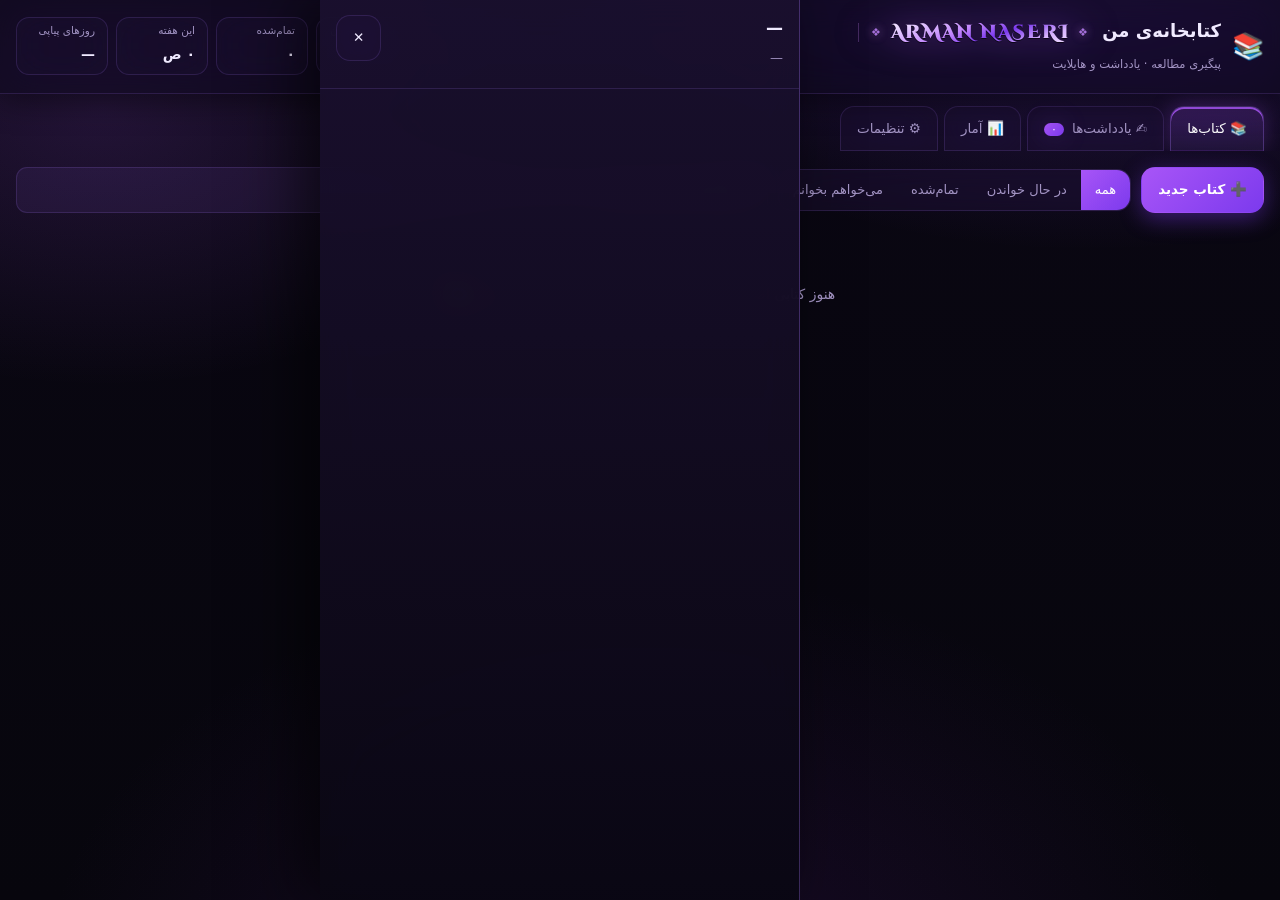
<file: reading/my-library.html>
<!doctype html>
<html lang="fa" dir="rtl">
<head>
<meta charset="utf-8">
<meta name="viewport" content="width=device-width, initial-scale=1, viewport-fit=cover">
<title>کتابخانه‌ی من | آرمان ناصری</title>
<link rel="preconnect" href="https://fonts.googleapis.com">
<link rel="preconnect" href="https://fonts.gstatic.com" crossorigin>
<link href="https://fonts.googleapis.com/css2?family=Cinzel+Decorative:wght@700;900&family=Playfair+Display:ital,wght@1,900&display=swap" rel="stylesheet">
<style>
/* ═══ کتابخانه‌ی من — تم شیشه‌ای بنفش–مشکی ═══ */
:root{
  --bg:#07060d; --bg2:#0d0a16;
  --card:rgba(30,20,52,.44); --card2:rgba(42,28,70,.55);
  --line:rgba(168,120,255,.16); --line2:rgba(168,120,255,.30);
  --tx:#f0eaff; --mu:#a394c4;
  --ac:#a855f7; --ac2:#7c3aed;
  --gr:#34d399; --rd:#fb5a6d; --or:#fbbf24; --pu:#c084fc;
  --shadow:0 12px 40px rgba(0,0,0,.55), 0 0 0 1px rgba(255,255,255,.03) inset;
  --glow:0 0 28px rgba(168,85,247,.22);
  --blur:blur(18px) saturate(140%);
}
*{box-sizing:border-box;-webkit-tap-highlight-color:transparent}
html,body{margin:0;padding:0}
body{
  background:
    radial-gradient(900px 520px at 85% -8%, rgba(124,58,237,.30) 0%, transparent 62%),
    radial-gradient(760px 480px at 8% 12%, rgba(168,85,247,.16) 0%, transparent 58%),
    radial-gradient(1000px 700px at 50% 110%, rgba(88,28,135,.22) 0%, transparent 60%),
    linear-gradient(180deg,#0a0713 0%, var(--bg) 100%);
  background-attachment:fixed;
  color:var(--tx);font-family:system-ui,'Segoe UI',Tahoma,sans-serif;
  line-height:1.9;padding-bottom:60px;min-height:100vh;
}
h1,h2,h3{margin:0}
.muted{color:var(--mu);font-size:13px}
.up{color:var(--gr)}.dn{color:var(--rd)}.wa{color:var(--or)}.mu{color:var(--mu)}

/* ── هدر ── */
.topbar{display:flex;flex-wrap:wrap;gap:14px;align-items:center;justify-content:space-between;
  padding:14px 16px;background:rgba(16,10,30,.62);backdrop-filter:var(--blur);
  -webkit-backdrop-filter:var(--blur);border-bottom:1px solid var(--line);
  position:sticky;top:0;z-index:40;box-shadow:0 6px 30px rgba(0,0,0,.45)}
.brand{display:flex;gap:11px;align-items:center}
.logo{font-size:26px}
.topbar h1{font-size:18px;display:flex;align-items:center;flex-wrap:wrap}
.by{color:var(--mu);font-size:11.5px}
.market{display:flex;gap:8px;flex-wrap:wrap}
.mk{background:var(--card);border:1px solid var(--line);border-radius:13px;
  padding:5px 12px;min-width:92px;backdrop-filter:var(--blur)}
.mk span{display:block;color:var(--mu);font-size:10.5px;line-height:1.5}
.mk b{font-size:14px;line-height:1.6}

/* ── امضا ── */
.sig{
  font-family:'Cinzel Decorative','Playfair Display',Georgia,serif;
  font-weight:900;font-size:19px;line-height:1;letter-spacing:.06em;text-transform:uppercase;
  background:linear-gradient(160deg,#fdf4ff 0%,#e9d5ff 18%,var(--pu) 42%,var(--ac2) 58%,#d8b4fe 76%,#fbf5ff 100%);
  -webkit-background-clip:text;background-clip:text;
  -webkit-text-fill-color:transparent;color:transparent;
  direction:ltr;display:inline-flex;align-items:center;gap:9px;
  margin-inline-start:12px;padding-inline:13px;position:relative;top:1px;
  box-shadow:inset 1px 0 0 0 rgba(196,132,252,.28);
  filter:drop-shadow(0 1px 0 rgba(0,0,0,.6)) drop-shadow(0 0 16px rgba(168,85,247,.5));
  animation:sigGlow 4.5s ease-in-out infinite;
}
.sig::before,.sig::after{content:'❖';-webkit-text-fill-color:var(--pu);color:var(--pu);
  font-family:Georgia,serif;font-size:11px;font-weight:400;opacity:.85;
  text-shadow:0 0 10px rgba(196,132,252,.8)}
@keyframes sigGlow{
  0%,100%{filter:drop-shadow(0 1px 0 rgba(0,0,0,.6)) drop-shadow(0 0 13px rgba(168,85,247,.42))}
  50%{filter:drop-shadow(0 1px 0 rgba(0,0,0,.6)) drop-shadow(0 0 22px rgba(216,180,254,.8))}
}

/* ── تب‌ها ── */
.tabs{display:flex;gap:6px;padding:12px 16px 0;overflow-x:auto}
.tab{background:var(--card);border:1px solid var(--line);color:var(--mu);
  border-radius:14px 14px 0 0;padding:9px 16px;font:inherit;font-size:13.5px;
  cursor:pointer;white-space:nowrap;backdrop-filter:var(--blur);transition:.18s}
.tab:hover{color:var(--tx);border-color:var(--line2)}
.tab.on{background:linear-gradient(180deg,rgba(168,85,247,.22),var(--card2));color:#fff;
  border-color:var(--line2);border-bottom-color:transparent;
  box-shadow:inset 0 2px 0 var(--ac),0 -4px 20px rgba(168,85,247,.25)}
.badge{background:linear-gradient(135deg,var(--ac),var(--ac2));color:#fff;border-radius:99px;
  padding:0 7px;font-size:11px;margin-right:4px;box-shadow:var(--glow)}

.page{display:none;padding:16px;max-width:1280px;margin:0 auto}
.page.on{display:block}
.empty{text-align:center;color:var(--mu);padding:40px 16px;font-size:14px}

/* ── کنترل‌ها ── */
.controls{display:flex;gap:10px;flex-wrap:wrap;align-items:center;margin-bottom:14px}
.seg{display:flex;background:var(--card);border:1px solid var(--line);border-radius:14px;
  overflow:hidden;backdrop-filter:var(--blur)}
.seg button{background:none;border:none;color:var(--mu);padding:8px 14px;font:inherit;
  font-size:13px;cursor:pointer}
.seg button:hover{color:var(--tx)}
.seg button.on{background:linear-gradient(135deg,var(--ac),var(--ac2));color:#fff}
.btn{background:var(--card);border:1px solid var(--line);color:var(--tx);border-radius:14px;
  padding:9px 16px;font:inherit;font-size:13.5px;cursor:pointer;transition:.18s;
  backdrop-filter:var(--blur)}
.btn:hover{border-color:var(--line2);box-shadow:var(--glow);transform:translateY(-1px)}
.btn.primary{background:linear-gradient(135deg,var(--ac),var(--ac2));border-color:transparent;
  color:#fff;font-weight:600;box-shadow:0 6px 22px rgba(124,58,237,.42)}
.btn.buy{background:linear-gradient(135deg,#34d399,#10b981);border-color:transparent;
  color:#04140a;font-weight:700}
.btn.danger{background:rgba(90,20,32,.4);border-color:rgba(251,90,109,.35);color:#ff9a9a}
.btn.sm{padding:5px 11px;font-size:12.5px;border-radius:11px}
.btnrow{display:flex;gap:9px;flex-wrap:wrap;margin-top:10px}
input,select,textarea{background:rgba(168,120,255,.08);border:1px solid var(--line);
  color:var(--tx);border-radius:11px;padding:9px 12px;font:inherit;font-size:13.5px}
input:focus,select:focus,textarea:focus{outline:none;border-color:var(--ac);
  box-shadow:0 0 0 3px rgba(168,85,247,.18)}
input[type=search]{flex:1;min-width:180px}
textarea{width:100%;resize:vertical;line-height:1.9}
.row{display:flex;align-items:center;justify-content:space-between;gap:10px;
  padding:7px 0;border-top:1px solid var(--line)}
.row:first-of-type{border-top:none}
.row label{font-size:13.5px;color:var(--mu)}
.row input,.row select{width:150px}

/* ── کارت ── */
.card{background:var(--card);border:1px solid var(--line);border-radius:18px;
  box-shadow:var(--shadow);backdrop-filter:var(--blur);position:relative;overflow:hidden}
.card::before{content:'';position:absolute;inset:0 0 auto;height:1px;
  background:linear-gradient(90deg,transparent,rgba(196,132,252,.55),transparent)}
.card.pad{padding:16px;margin-bottom:14px}
.card h3{font-size:15.5px;margin-bottom:10px}

/* ── شبکه‌ی کتاب‌ها ── */
.grid{display:grid;grid-template-columns:repeat(auto-fill,minmax(300px,1fr));gap:13px}
.book{padding:14px;cursor:pointer;transition:.18s;display:flex;gap:12px}
.book:hover{border-color:var(--line2);transform:translateY(-3px);
  box-shadow:var(--shadow),0 0 34px rgba(168,85,247,.28)}
.cover{width:54px;height:76px;border-radius:9px;display:grid;place-items:center;
  font-size:27px;flex:0 0 auto;border:1px solid rgba(255,255,255,.10);
  box-shadow:inset -6px 0 12px rgba(0,0,0,.35),0 4px 14px rgba(0,0,0,.4);position:relative}
.cover::after{content:'';position:absolute;inset-inline-start:5px;top:0;bottom:0;width:2px;
  background:rgba(0,0,0,.28)}
.bmeta{flex:1;min-width:0}
.bmeta h4{margin:0;font-size:15px;line-height:1.6;white-space:nowrap;overflow:hidden;
  text-overflow:ellipsis}
.bmeta .au{color:var(--mu);font-size:12.5px}
.tags{display:flex;gap:5px;flex-wrap:wrap;margin:5px 0 7px}
.tag{font-size:11px;padding:1px 8px;border-radius:99px;background:rgba(168,120,255,.13);
  border:1px solid var(--line);color:var(--mu)}
.tag.st-reading{color:var(--pu);border-color:var(--line2);background:rgba(168,85,247,.16)}
.tag.st-done{color:var(--gr);border-color:rgba(52,211,153,.35);background:rgba(52,211,153,.13)}
.tag.st-want{color:var(--or);border-color:rgba(251,191,36,.3);background:rgba(251,191,36,.10)}
.tag.st-drop{color:var(--rd);border-color:rgba(251,90,109,.3);background:rgba(251,90,109,.10)}
.pbar{height:7px;background:rgba(255,255,255,.07);border-radius:99px;overflow:hidden}
.pbar i{display:block;height:100%;border-radius:99px;
  background:linear-gradient(90deg,var(--ac2),var(--pu));box-shadow:0 0 12px rgba(168,85,247,.5)}
.pnum{display:flex;justify-content:space-between;font-size:11.5px;color:var(--mu);margin-top:4px}

/* ── کشو ── */
.scrim{position:fixed;inset:0;background:rgba(7,4,16,.68);backdrop-filter:blur(6px);
  opacity:0;pointer-events:none;transition:.2s;z-index:50}
.scrim.on{opacity:1;pointer-events:auto}
.drawer{position:fixed;inset:0 0 0 auto;width:min(480px,100%);z-index:60;
  background:linear-gradient(180deg,rgba(26,16,46,.94),rgba(10,7,19,.97));
  backdrop-filter:var(--blur);border-right:1px solid var(--line2);
  box-shadow:-20px 0 60px rgba(0,0,0,.6);transform:translateX(-100%);
  transition:transform .25s cubic-bezier(.4,0,.2,1);display:flex;flex-direction:column}
[dir=rtl] .drawer{transform:translateX(-100%)}
.drawer.on{transform:none!important}
.drhead{display:flex;align-items:flex-start;justify-content:space-between;gap:10px;
  padding:15px 16px;border-bottom:1px solid var(--line)}
.drhead h2{font-size:17px;line-height:1.6}
.drbody{padding:16px;overflow-y:auto;flex:1}

/* ── فرم ── */
.field{margin-bottom:11px}
.field label{display:block;font-size:12.5px;color:var(--mu);margin-bottom:4px}
.field input,.field select,.field textarea{width:100%}
.f2{display:grid;grid-template-columns:1fr 1fr;gap:10px}
.emojis{display:flex;gap:6px;flex-wrap:wrap}
.emojis button{font-size:19px;background:rgba(168,120,255,.08);border:1px solid var(--line);
  border-radius:10px;width:40px;height:40px;cursor:pointer;transition:.15s}
.emojis button.on{border-color:var(--ac);box-shadow:0 0 0 3px rgba(168,85,247,.2)}
.colors{display:flex;gap:6px;flex-wrap:wrap}
.colors button{width:30px;height:30px;border-radius:9px;border:2px solid transparent;cursor:pointer}
.colors button.on{border-color:#fff;box-shadow:var(--glow)}

/* ── پیشرفت در کشو ── */
.prog{background:linear-gradient(180deg,rgba(60,38,100,.30),rgba(20,13,36,.30));
  border:1px solid var(--line);border-radius:15px;padding:13px;margin-bottom:13px}
.quick{display:flex;gap:7px;flex-wrap:wrap;margin-top:10px}
.kv{display:flex;justify-content:space-between;font-size:13px;padding:3px 0}
.kv span{color:var(--mu)}

/* ── یادداشت‌ها ── */
.note{background:var(--card);border:1px solid var(--line);border-radius:15px;padding:12px 14px;
  margin-bottom:10px;backdrop-filter:var(--blur);border-inline-start:3px solid var(--line2)}
.note.t-quote{border-inline-start-color:var(--pu)}
.note.t-idea{border-inline-start-color:var(--or)}
.note.t-question{border-inline-start-color:#60a5fa}
.note .q{font-size:14.5px;line-height:2;margin:0 0 6px}
.note .q::before{content:'❝ ';color:var(--pu)}
.note .cm{font-size:13px;color:#cbbfe4;border-top:1px dashed var(--line);padding-top:6px;margin-top:6px}
.note .nfoot{display:flex;gap:9px;align-items:center;flex-wrap:wrap;margin-top:8px;
  font-size:11.5px;color:var(--mu)}
.note .nfoot .sp{flex:1}
.star{cursor:pointer;font-size:15px;background:none;border:none;padding:0}

/* ── آمار ── */
.scgrid{display:grid;grid-template-columns:repeat(auto-fit,minmax(112px,1fr));gap:9px;margin-bottom:14px}
.scgrid div{background:linear-gradient(180deg,rgba(45,28,78,.40),rgba(14,9,26,.44));
  border:1px solid var(--line);border-radius:15px;padding:12px 8px;text-align:center;
  backdrop-filter:var(--blur)}
.scgrid span{display:block;font-size:11.5px;color:var(--mu);margin-bottom:2px}
.scgrid b{font-size:21px;display:block;line-height:1.5}
.bars{display:flex;align-items:flex-end;gap:3px;height:120px;padding:8px;
  background:rgba(10,6,20,.45);border:1px solid var(--line);border-radius:13px}
.bars i{flex:1;border-radius:4px 4px 0 0;min-height:2px;
  background:linear-gradient(180deg,var(--pu),var(--ac2));position:relative}
.bars i.goal{box-shadow:0 0 12px rgba(52,211,153,.5);
  background:linear-gradient(180deg,#6ee7b7,#10b981)}
.bars i.zero{background:rgba(255,255,255,.07)}
.barlbl{display:flex;justify-content:space-between;font-size:11px;color:var(--mu);margin-top:5px}
.toprow{display:flex;align-items:center;gap:10px;padding:8px 0;border-top:1px solid var(--line)}
.toprow:first-child{border-top:none}
.toprow .pbar{flex:1}
.sign{text-align:center;color:var(--mu);font-size:12.5px;padding:18px 0 4px}

::-webkit-scrollbar{width:10px;height:10px}
::-webkit-scrollbar-track{background:rgba(255,255,255,.03)}
::-webkit-scrollbar-thumb{background:linear-gradient(180deg,var(--ac),var(--ac2));
  border-radius:99px;border:2px solid transparent;background-clip:content-box}
::selection{background:rgba(168,85,247,.38);color:#fff}
@media(max-width:560px){.sig{font-size:15px;margin-inline-start:8px;padding-inline:9px}
  .f2{grid-template-columns:1fr}}

</style>
<link rel="icon" href="data:image/svg+xml,<svg xmlns='http://www.w3.org/2000/svg' viewBox='0 0 100 100'><text y='.9em' font-size='90'>📚</text></svg>">
</head>
<body>

<header class="topbar">
  <div class="brand">
    <span class="logo">📚</span>
    <div>
      <h1>کتابخانه‌ی من <span class="sig">Arman Naseri</span></h1>
      <span class="by">پیگیری مطالعه · یادداشت و هایلایت</span>
    </div>
  </div>
  <div class="market">
    <div class="mk"><span>در حال خواندن</span><b id="hReading">—</b></div>
    <div class="mk"><span>تمام‌شده</span><b id="hDone">—</b></div>
    <div class="mk"><span>این هفته</span><b id="hWeek">—</b></div>
    <div class="mk"><span>روزهای پیاپی</span><b id="hStreak">—</b></div>
  </div>
</header>

<nav class="tabs">
  <button class="tab on" data-tab="books">📚 کتاب‌ها</button>
  <button class="tab" data-tab="notes">✍️ یادداشت‌ها <span class="badge" id="noteCount">0</span></button>
  <button class="tab" data-tab="stats">📊 آمار</button>
  <button class="tab" data-tab="set">⚙️ تنظیمات</button>
</nav>

<!-- ─────────── کتاب‌ها ─────────── -->
<main class="page on" id="page-books">
  <div class="controls">
    <button class="btn primary" id="addBook">➕ کتاب جدید</button>
    <div class="seg" id="statusSeg">
      <button data-s="all" class="on">همه</button>
      <button data-s="reading">در حال خواندن</button>
      <button data-s="done">تمام‌شده</button>
      <button data-s="want">می‌خواهم بخوانم</button>
    </div>
    <input type="search" id="search" placeholder="جستجوی عنوان یا نویسنده…">
  </div>
  <div id="bookGrid" class="grid"></div>
  <p class="empty" id="booksEmpty">هنوز کتابی اضافه نکرده‌ای — با دکمه‌ی «کتاب جدید» شروع کن 📖</p>
</main>

<!-- ─────────── یادداشت‌ها ─────────── -->
<main class="page" id="page-notes">
  <div class="controls">
    <div class="seg" id="noteSeg">
      <button data-t="all" class="on">همه</button>
      <button data-t="quote">❝ نقل‌قول</button>
      <button data-t="idea">💡 ایده</button>
      <button data-t="question">❓ سؤال</button>
      <button data-t="fav">⭐ نشان‌شده</button>
    </div>
    <input type="search" id="noteSearch" placeholder="جستجو در یادداشت‌ها…">
  </div>
  <div id="noteList"></div>
  <p class="empty" id="notesEmpty">هنوز یادداشتی ثبت نشده. وارد یک کتاب شو و جمله‌های مهمش را ذخیره کن ✍️</p>
</main>

<!-- ─────────── آمار ─────────── -->
<main class="page" id="page-stats">
  <div id="statCards"></div>
  <section class="card pad">
    <h3>📅 صفحه‌های ۳۰ روز اخیر</h3>
    <div id="chart30"></div>
  </section>
  <section class="card pad">
    <h3>🏆 پرخوانده‌ترین‌ها</h3>
    <div id="topBooks"></div>
  </section>
</main>

<!-- ─────────── تنظیمات ─────────── -->
<main class="page" id="page-set">
  <section class="card pad">
    <h3>🎯 هدف مطالعه</h3>
    <div class="row"><label>هدف روزانه (صفحه)</label><input type="number" id="s_goal" step="5" value="20"></div>
    <p class="muted">هدف کوچک و قابل‌دستیابی بهتر از هدف بزرگِ رهاشده است. ۲۰ صفحه در روز یعنی حدود ۲۴ کتاب در سال.</p>
  </section>
  <section class="card pad">
    <h3>🎓 دوره‌ی رازهای سرمایه‌گذاری</h3>
    <p class="muted">۱۲ کتاب مرجع بزرگان سرمایه‌گذاری، به‌همراه یک نقل‌قول کلیدی از هر کتاب به‌عنوان اولین یادداشت. کتاب‌های تکراری دوباره اضافه نمی‌شوند.</p>
    <div class="btnrow">
      <button class="btn primary" id="seedBtn">📚 وارد کردن ۱۲ کتاب دوره</button>
    </div>
  </section>
  <section class="card pad">
    <h3>💾 پشتیبان</h3>
    <p class="muted">همه چیز فقط روی همین مرورگر ذخیره می‌شود. برای انتقال به دستگاه دیگر، فایل پشتیبان بگیر.</p>
    <div class="btnrow">
      <button class="btn" id="exportBtn">⬇️ خروجی JSON</button>
      <button class="btn" id="importBtn">⬆️ بازگردانی</button>
      <button class="btn danger" id="resetBtn">🗑 پاک‌کردن همه</button>
    </div>
    <input type="file" id="importFile" accept="application/json" hidden>
  </section>
  <footer class="sign">✍️ طراحی و توسعه توسط آرمان ناصری</footer>
</main>

<!-- ─────────── کشوی کتاب ─────────── -->
<div class="scrim" id="scrim"></div>
<aside class="drawer" id="drawer">
  <div class="drhead">
    <div><h2 id="drTitle">—</h2><span class="muted" id="drSub">—</span></div>
    <button class="btn" id="drClose">✕</button>
  </div>
  <div class="drbody" id="drBody"></div>
</aside>

<script>
/* ═══════════════════════════════════════════════════════════════════
   📚 کتابخانه‌ی من — پیگیری مطالعه، پیشرفت و یادداشت‌برداری
   ✍️ طراحی و توسعه توسط آرمان ناصری
   ═══════════════════════════════════════════════════════════════════ */
const $ = s => document.querySelector(s);
const $$ = s => [...document.querySelectorAll(s)];

const load = (k, d) => { try { return JSON.parse(localStorage.getItem('rd_' + k)) ?? d; } catch { return d; } };
const save = (k, v) => localStorage.setItem('rd_' + k, JSON.stringify(v));

let books = load('books', []);
let notes = load('notes', []);
let sessions = load('sessions', []);
let CFG = { goal: 20, ...load('cfg', {}) };

let filter = 'all', noteFilter = 'all', query = '', noteQuery = '', openId = null;

const EMOJIS = ['📕', '📗', '📘', '📙', '📔', '📓', '🧠', '💼', '🔮', '⚔️', '🧪', '🪐'];
const COLORS = ['#7c3aed', '#a855f7', '#2563eb', '#059669', '#d97706', '#dc2626', '#0891b2', '#4b5563'];
const STATUS = {
  reading: { t: 'در حال خواندن', c: 'st-reading' },
  done: { t: 'تمام شد', c: 'st-done' },
  want: { t: 'می‌خواهم بخوانم', c: 'st-want' },
  drop: { t: 'رها کردم', c: 'st-drop' },
};
const NTYPE = {
  quote: { t: 'نقل‌قول', i: '❝' },
  idea: { t: 'ایده', i: '💡' },
  question: { t: 'سؤال', i: '❓' },
};

const uid = () => Date.now().toString(36) + Math.random().toString(36).slice(2, 6);
const fa = n => (n || 0).toLocaleString('fa-IR');
const dayKey = t => new Date(t).toDateString();
const faDate = t => new Date(t).toLocaleDateString('fa-IR', { month: 'long', day: 'numeric' });

/* ─────────── آمار پایه ─────────── */
function pagesOn(day) {
  return sessions.filter(s => dayKey(s.t) === day).reduce((a, s) => a + s.pages, 0);
}
function weekPages() {
  const from = Date.now() - 7 * 864e5;
  return sessions.filter(s => s.t >= from).reduce((a, s) => a + s.pages, 0);
}
/* روزهای پیاپی مطالعه — امروز یا دیروز شروع می‌شود تا نیمه‌شب رشته را نشکند */
function streak() {
  const days = new Set(sessions.map(s => dayKey(s.t)));
  let n = 0, d = new Date();
  if (!days.has(d.toDateString())) d.setDate(d.getDate() - 1);
  while (days.has(d.toDateString())) { n++; d.setDate(d.getDate() - 1); }
  return n;
}

function renderHeader() {
  $('#hReading').textContent = fa(books.filter(b => b.status === 'reading').length);
  $('#hDone').textContent = fa(books.filter(b => b.status === 'done').length);
  $('#hWeek').textContent = fa(weekPages()) + ' ص';
  const s = streak();
  $('#hStreak').textContent = s ? fa(s) + ' روز 🔥' : '—';
  $('#noteCount').textContent = fa(notes.length);
}

/* ─────────── کتاب‌ها ─────────── */
function pct(b) {
  if (!b.pages) return 0;
  return Math.min(100, Math.round(b.page / b.pages * 100));
}

function bookCard(b) {
  const p = pct(b), st = STATUS[b.status] || STATUS.want;
  const nn = notes.filter(n => n.bookId === b.id).length;
  return `<article class="card book" data-id="${b.id}">
    <div class="cover" style="background:linear-gradient(145deg,${b.color},#11091f)">${b.emoji}</div>
    <div class="bmeta">
      <h4>${esc(b.title)}</h4>
      <div class="au">${esc(b.author || '—')}</div>
      <div class="tags">
        <span class="tag ${st.c}">${st.t}</span>
        ${b.format ? `<span class="tag">${b.format}</span>` : ''}
        ${nn ? `<span class="tag">✍️ ${fa(nn)}</span>` : ''}
      </div>
      <div class="pbar"><i style="width:${p}%"></i></div>
      <div class="pnum"><span>${fa(b.page)} از ${fa(b.pages)} صفحه</span><b>${fa(p)}٪</b></div>
    </div>
  </article>`;
}

function renderBooks() {
  let list = books.slice();
  if (filter !== 'all') list = list.filter(b => b.status === filter);
  if (query) {
    const q = query.trim().toLowerCase();
    list = list.filter(b => (b.title + ' ' + (b.author || '')).toLowerCase().includes(q));
  }
  const rank = { reading: 0, want: 1, done: 2, drop: 3 };
  list.sort((a, b) => (rank[a.status] - rank[b.status]) || (b.touched || 0) - (a.touched || 0));

  $('#bookGrid').innerHTML = list.map(bookCard).join('');
  $('#booksEmpty').hidden = list.length > 0;
  if (!list.length && books.length)
    $('#booksEmpty').textContent = 'کتابی با این فیلتر پیدا نشد.';
  $$('.book').forEach(el => el.onclick = () => openBook(el.dataset.id));
  renderHeader();
}

/* ─────────── کشو: فرم افزودن/ویرایش ─────────── */
function bookForm(b) {
  const isNew = !b;
  b = b || { emoji: '📘', color: COLORS[0], status: 'reading', format: 'کاغذی', pages: 200, page: 0 };
  $('#drTitle').textContent = isNew ? 'کتاب جدید' : 'ویرایش کتاب';
  $('#drSub').textContent = isNew ? 'اطلاعات پایه را وارد کن' : b.title;
  $('#drBody').innerHTML = `
    <div class="field"><label>عنوان کتاب *</label>
      <input id="f_title" value="${esc(b.title || '')}" placeholder="مثلاً: اثر مرکب"></div>
    <div class="field"><label>نویسنده</label>
      <input id="f_author" value="${esc(b.author || '')}" placeholder="مثلاً: دارن هاردی"></div>
    <div class="f2">
      <div class="field"><label>تعداد کل صفحات</label>
        <input type="number" id="f_pages" value="${b.pages || 200}" min="1"></div>
      <div class="field"><label>الان صفحه‌ی چندم؟</label>
        <input type="number" id="f_page" value="${b.page || 0}" min="0"></div>
    </div>
    <div class="f2">
      <div class="field"><label>وضعیت</label>
        <select id="f_status">${Object.entries(STATUS).map(([k, v]) =>
          `<option value="${k}" ${b.status === k ? 'selected' : ''}>${v.t}</option>`).join('')}</select></div>
      <div class="field"><label>قالب</label>
        <select id="f_format">${['کاغذی', 'PDF', 'EPUB', 'TXT', 'صوتی'].map(f =>
          `<option ${b.format === f ? 'selected' : ''}>${f}</option>`).join('')}</select></div>
    </div>
    <div class="field"><label>دسته‌بندی</label>
      <input id="f_cat" value="${esc(b.cat || '')}" placeholder="مثلاً: مالی، روان‌شناسی، رمان"></div>
    <div class="field"><label>جلد</label>
      <div class="emojis" id="f_emoji">${EMOJIS.map(e =>
        `<button data-e="${e}" class="${b.emoji === e ? 'on' : ''}">${e}</button>`).join('')}</div></div>
    <div class="field"><label>رنگ جلد</label>
      <div class="colors" id="f_color">${COLORS.map(c =>
        `<button data-c="${c}" style="background:linear-gradient(145deg,${c},#11091f)"
          class="${b.color === c ? 'on' : ''}"></button>`).join('')}</div></div>
    <div class="btnrow">
      <button class="btn primary" id="f_save" style="flex:1">${isNew ? '➕ افزودن' : '💾 ذخیره'}</button>
      ${isNew ? '' : '<button class="btn danger" id="f_del">🗑 حذف</button>'}
    </div>`;

  let emoji = b.emoji, color = b.color;
  $$('#f_emoji button').forEach(x => x.onclick = () => {
    emoji = x.dataset.e;
    $$('#f_emoji button').forEach(y => y.classList.toggle('on', y === x));
  });
  $$('#f_color button').forEach(x => x.onclick = () => {
    color = x.dataset.c;
    $$('#f_color button').forEach(y => y.classList.toggle('on', y === x));
  });
  $('#f_save').onclick = () => {
    const title = $('#f_title').value.trim();
    if (!title) return alert('عنوان کتاب را وارد کن');
    const data = {
      title, author: $('#f_author').value.trim(),
      pages: Math.max(1, +$('#f_pages').value || 1),
      page: Math.max(0, +$('#f_page').value || 0),
      status: $('#f_status').value, format: $('#f_format').value,
      cat: $('#f_cat').value.trim(), emoji, color, touched: Date.now(),
    };
    if (isNew) books.push({ id: uid(), added: Date.now(), ...data });
    else Object.assign(books.find(x => x.id === b.id), data);
    save('books', books); renderBooks(); renderNotes(); renderStats();
    if (isNew) closeDrawer(); else openBook(b.id);
  };
  if (!isNew) $('#f_del').onclick = () => {
    if (!confirm(`«${b.title}» و همه‌ی یادداشت‌هایش حذف شود؟`)) return;
    books = books.filter(x => x.id !== b.id);
    notes = notes.filter(n => n.bookId !== b.id);
    sessions = sessions.filter(s => s.bookId !== b.id);
    save('books', books); save('notes', notes); save('sessions', sessions);
    closeDrawer(); renderBooks(); renderNotes(); renderStats();
  };
  openDrawer();
}

/* ─────────── کشو: صفحه‌ی کتاب ─────────── */
function openBook(id) {
  const b = books.find(x => x.id === id);
  if (!b) return;
  openId = id;
  const p = pct(b), st = STATUS[b.status] || STATUS.want;
  const my = notes.filter(n => n.bookId === id).sort((a, b2) => b2.t - a.t);
  const ss = sessions.filter(s => s.bookId === id);
  const total = ss.reduce((a, s) => a + s.pages, 0);
  const days = new Set(ss.map(s => dayKey(s.t))).size;
  const left = Math.max(0, b.pages - b.page);
  const rate = days ? total / days : 0;
  const eta = rate > 0 && left > 0 ? Math.ceil(left / rate) : null;

  $('#drTitle').textContent = b.emoji + ' ' + b.title;
  $('#drSub').textContent = `${b.author || '—'} · ${st.t}`;
  $('#drBody').innerHTML = `
    <div class="prog">
      <div class="pbar"><i style="width:${p}%"></i></div>
      <div class="pnum"><span>${fa(b.page)} از ${fa(b.pages)} صفحه</span><b>${fa(p)}٪</b></div>
      <div class="quick">
        <button class="btn sm" data-add="5">+۵ صفحه</button>
        <button class="btn sm" data-add="10">+۱۰</button>
        <button class="btn sm" data-add="20">+۲۰</button>
        <button class="btn sm" data-add="50">+۵۰</button>
        <input type="number" id="q_page" placeholder="صفحه‌ی فعلی" style="width:120px">
        <button class="btn sm" id="q_set">ثبت</button>
      </div>
      ${b.status !== 'done' ? '<button class="btn buy" id="q_done" style="width:100%;margin-top:9px">✅ تمامش کردم</button>' : ''}
    </div>

    <div class="prog">
      <div class="kv"><span>باقی‌مانده</span><b>${fa(left)} صفحه</b></div>
      <div class="kv"><span>روزهای مطالعه</span><b>${fa(days)} روز</b></div>
      <div class="kv"><span>میانگین روزانه</span><b>${fa(Math.round(rate))} صفحه</b></div>
      <div class="kv"><span>تخمین پایان</span><b>${eta ? `حدود ${fa(eta)} روز دیگر` : '—'}</b></div>
      ${b.cat ? `<div class="kv"><span>دسته</span><b>${esc(b.cat)}</b></div>` : ''}
    </div>

    <h3 style="font-size:15px;margin:16px 0 8px">✍️ یادداشت جدید</h3>
    <div class="field">
      <textarea id="n_text" rows="3" placeholder="جمله یا نقل‌قولی که می‌خواهی یادت بماند…"></textarea>
    </div>
    <div class="field">
      <textarea id="n_note" rows="2" placeholder="برداشت خودت (اختیاری)…"></textarea>
    </div>
    <div class="f2">
      <div class="field"><label>نوع</label>
        <select id="n_type">${Object.entries(NTYPE).map(([k, v]) =>
          `<option value="${k}">${v.i} ${v.t}</option>`).join('')}</select></div>
      <div class="field"><label>صفحه</label>
        <input type="number" id="n_page" value="${b.page}"></div>
    </div>
    <button class="btn primary" id="n_save" style="width:100%">💾 ذخیره‌ی یادداشت</button>

    <h3 style="font-size:15px;margin:18px 0 8px">📝 یادداشت‌های این کتاب (${fa(my.length)})</h3>
    <div id="bookNotes">${my.map(noteCard).join('') || '<p class="muted">هنوز یادداشتی نداری.</p>'}</div>

    <button class="btn" id="b_edit" style="width:100%;margin-top:16px">✏️ ویرایش اطلاعات کتاب</button>`;

  $$('[data-add]').forEach(x => x.onclick = () => addPages(id, +x.dataset.add));
  $('#q_set').onclick = () => {
    const v = +$('#q_page').value;
    if (!(v >= 0)) return;
    const diff = v - b.page;
    if (diff > 0) logSession(id, diff);
    b.page = Math.min(v, b.pages); b.touched = Date.now();
    if (b.page >= b.pages) b.status = 'done';
    save('books', books); renderBooks(); renderStats(); openBook(id);
  };
  if ($('#q_done')) $('#q_done').onclick = () => {
    const diff = b.pages - b.page;
    if (diff > 0) logSession(id, diff);
    b.page = b.pages; b.status = 'done'; b.finished = Date.now(); b.touched = Date.now();
    save('books', books); renderBooks(); renderStats(); openBook(id);
  };
  $('#n_save').onclick = () => {
    const text = $('#n_text').value.trim();
    if (!text) return alert('متن یادداشت خالی است');
    notes.unshift({
      id: uid(), bookId: id, t: Date.now(), text,
      note: $('#n_note').value.trim(), type: $('#n_type').value,
      page: +$('#n_page').value || 0, fav: false,
    });
    save('notes', notes); renderNotes(); openBook(id);
  };
  $('#b_edit').onclick = () => bookForm(b);
  bindNoteActions();
  openDrawer();
}

function addPages(id, n) {
  const b = books.find(x => x.id === id);
  if (!b) return;
  const inc = Math.min(n, b.pages - b.page);
  if (inc <= 0) return;
  b.page += inc; b.touched = Date.now();
  if (b.page >= b.pages) { b.status = 'done'; b.finished = Date.now(); }
  logSession(id, inc);
  save('books', books);
  renderBooks(); renderStats(); openBook(id);
}

function logSession(bookId, pages) {
  sessions.push({ id: uid(), bookId, t: Date.now(), pages });
  save('sessions', sessions);
}

/* ─────────── یادداشت‌ها ─────────── */
function noteCard(n) {
  const b = books.find(x => x.id === n.bookId);
  const ty = NTYPE[n.type] || NTYPE.quote;
  return `<div class="note t-${n.type}" data-nid="${n.id}">
    <p class="q">${esc(n.text)}</p>
    ${n.note ? `<div class="cm">🧠 ${esc(n.note)}</div>` : ''}
    <div class="nfoot">
      <span>${ty.i} ${ty.t}</span>
      ${b ? `<span>${b.emoji} ${esc(b.title)}</span>` : ''}
      ${n.page ? `<span>ص ${fa(n.page)}</span>` : ''}
      <span>${faDate(n.t)}</span>
      <span class="sp"></span>
      <button class="star" data-fav="${n.id}" title="نشان‌کردن">${n.fav ? '⭐' : '☆'}</button>
      <button class="btn sm" data-copy="${n.id}">کپی</button>
      <button class="btn sm" data-ndel="${n.id}">حذف</button>
    </div>
  </div>`;
}

function bindNoteActions() {
  $$('[data-fav]').forEach(x => x.onclick = e => {
    e.stopPropagation();
    const n = notes.find(v => v.id === x.dataset.fav);
    n.fav = !n.fav; save('notes', notes);
    renderNotes(); if (openId) openBook(openId);
  });
  $$('[data-copy]').forEach(x => x.onclick = e => {
    e.stopPropagation();
    const n = notes.find(v => v.id === x.dataset.copy);
    const b = books.find(v => v.id === n.bookId);
    const txt = `«${n.text}»${n.note ? `\n— ${n.note}` : ''}\n📖 ${b ? b.title : ''}${n.page ? ` · ص ${n.page}` : ''}`;
    navigator.clipboard?.writeText(txt);
    x.textContent = '✓ کپی شد';
    setTimeout(() => { x.textContent = 'کپی'; }, 1400);
  });
  $$('[data-ndel]').forEach(x => x.onclick = e => {
    e.stopPropagation();
    if (!confirm('این یادداشت حذف شود؟')) return;
    notes = notes.filter(v => v.id !== x.dataset.ndel);
    save('notes', notes); renderNotes(); if (openId) openBook(openId);
  });
}

function renderNotes() {
  let list = notes.slice();
  if (noteFilter === 'fav') list = list.filter(n => n.fav);
  else if (noteFilter !== 'all') list = list.filter(n => n.type === noteFilter);
  if (noteQuery) {
    const q = noteQuery.trim().toLowerCase();
    list = list.filter(n => {
      const b = books.find(x => x.id === n.bookId);
      return (n.text + ' ' + (n.note || '') + ' ' + (b ? b.title : '')).toLowerCase().includes(q);
    });
  }
  $('#noteList').innerHTML = list.map(noteCard).join('');
  $('#notesEmpty').hidden = list.length > 0;
  if (!list.length && notes.length) $('#notesEmpty').textContent = 'یادداشتی با این فیلتر پیدا نشد.';
  bindNoteActions();
  renderHeader();
}

/* ─────────── آمار ─────────── */
function renderStats() {
  const done = books.filter(b => b.status === 'done');
  const totalPages = sessions.reduce((a, s) => a + s.pages, 0);
  const today = pagesOn(new Date().toDateString());
  const days = new Set(sessions.map(s => dayKey(s.t))).size;
  const avg = days ? Math.round(totalPages / days) : 0;

  $('#statCards').innerHTML = `<div class="scgrid">
    <div><span>کل کتاب‌ها</span><b>${fa(books.length)}</b></div>
    <div><span>تمام‌شده</span><b class="up">${fa(done.length)}</b></div>
    <div><span>امروز</span><b class="${today >= CFG.goal ? 'up' : ''}">${fa(today)}</b></div>
    <div><span>هدف روزانه</span><b>${fa(CFG.goal)}</b></div>
    <div><span>این هفته</span><b>${fa(weekPages())}</b></div>
    <div><span>کل صفحات</span><b>${fa(totalPages)}</b></div>
    <div><span>میانگین روزانه</span><b>${fa(avg)}</b></div>
    <div><span>روزهای پیاپی</span><b class="${streak() ? 'up' : ''}">${fa(streak())} 🔥</b></div>
  </div>`;

  // نمودار ۳۰ روز
  const arr = [];
  for (let i = 29; i >= 0; i--) {
    const d = new Date(); d.setDate(d.getDate() - i);
    arr.push({ d, v: pagesOn(d.toDateString()) });
  }
  const max = Math.max(CFG.goal, ...arr.map(x => x.v)) || 1;
  $('#chart30').innerHTML = `
    <div class="bars">${arr.map(x => `<i class="${x.v === 0 ? 'zero' : x.v >= CFG.goal ? 'goal' : ''}"
      style="height:${Math.max(2, x.v / max * 100)}%"
      title="${x.d.toLocaleDateString('fa-IR')} — ${fa(x.v)} صفحه"></i>`).join('')}</div>
    <div class="barlbl"><span>${faDate(arr[0].d)}</span>
      <span>سبز = به هدف رسیدی</span><span>امروز</span></div>`;

  // پرخوانده‌ترین‌ها
  const by = {};
  sessions.forEach(s => { by[s.bookId] = (by[s.bookId] || 0) + s.pages; });
  const top = Object.entries(by).sort((a, b) => b[1] - a[1]).slice(0, 5);
  const mx = top.length ? top[0][1] : 1;
  $('#topBooks').innerHTML = top.length ? top.map(([id, v]) => {
    const b = books.find(x => x.id === id);
    if (!b) return '';
    return `<div class="toprow"><span>${b.emoji}</span>
      <span style="min-width:90px;font-size:13px">${esc(b.title)}</span>
      <div class="pbar"><i style="width:${v / mx * 100}%"></i></div>
      <b style="font-size:13px">${fa(v)} ص</b></div>`;
  }).join('') : '<p class="muted">هنوز صفحه‌ای ثبت نشده.</p>';
}

/* ─────────── کشو و تب ─────────── */
function openDrawer() { $('#drawer').classList.add('on'); $('#scrim').classList.add('on'); }
function closeDrawer() {
  $('#drawer').classList.remove('on'); $('#scrim').classList.remove('on'); openId = null;
}
function switchTab(name) {
  $$('.tab').forEach(t => t.classList.toggle('on', t.dataset.tab === name));
  $$('.page').forEach(p => p.classList.toggle('on', p.id === 'page-' + name));
  if (name === 'stats') renderStats();
}
const esc = s => String(s ?? '').replace(/[&<>"']/g, c =>
  ({ '&': '&amp;', '<': '&lt;', '>': '&gt;', '"': '&quot;', "'": '&#39;' }[c]));

/* ─────────── 🎓 کتاب‌های دوره‌ی رازهای سرمایه‌گذاری ─────────── */
const COURSE = [
  { title: 'سرمایه‌گذار هوشمند', author: 'بنجامین گراهام', pages: 640, emoji: '📕', color: '#7c3aed',
    q: 'مشکل اصلی سرمایه‌گذار — و حتی بدترین دشمنش — به احتمال زیاد خودِ اوست.',
    n: 'راز کتاب در سه کلمه: حاشیه‌ی امن. هیچ‌وقت به قیمتِ ارزش نخر؛ با تخفیف بخر تا جا برای اشتباه داشته باشی.' },
  { title: 'نامه‌های وارن بافت به سهامداران', author: 'وارن بافت', pages: 480, emoji: '💼', color: '#d97706',
    q: 'قیمت چیزی است که می‌پردازی، ارزش چیزی است که به دست می‌آوری.',
    n: 'خندق اقتصادی: کسب‌وکاری بخر که رقبا نتوانند به‌راحتی جایش را بگیرند. بهتر است شرکتی عالی به قیمتی منصفانه بخری تا شرکتی معمولی به قیمتی عالی.' },
  { title: 'آلماناک بیچاره چارلی', author: 'چارلی مانگر', pages: 550, emoji: '🧠', color: '#4b5563',
    q: 'وارونه فکر کن، همیشه وارونه. بگو کجا قرار است بمیرم تا هرگز آنجا نروم.',
    n: 'به‌جای پرسیدن «چطور موفق شوم؟» بپرس «چه چیزهایی حتماً مرا نابود می‌کند؟» و از آن‌ها دوری کن.' },
  { title: 'روان‌شناسی پول', author: 'مورگان هاوزل', pages: 256, emoji: '🔮', color: '#a855f7',
    q: 'موفقیت مالی ربط کمی به باهوش بودن دارد و ربط زیادی به رفتار کردن.',
    n: 'نابغه‌ای که کنترلش را از دست بدهد، فاجعه است. آدم معمولی با رفتار منضبط، از نابغه‌ی بی‌انضباط جلو می‌زند.' },
  { title: 'بر وال‌استریت پیروز شوید', author: 'پیتر لینچ', pages: 304, emoji: '📗', color: '#059669',
    q: 'بدان چه داری، و بدان چرا آن را داری.',
    n: 'بهترین فرصت‌ها را قبل از تحلیلگران می‌بینی — در فروشگاه، محل کار و زندگی روزمره‌ات. فقط باید تحقیق را هم انجام دهی.' },
  { title: 'کتاب کوچک سرمایه‌گذاری بر پایه‌ی عقل سلیم', author: 'جان بوگل', pages: 216, emoji: '📘', color: '#2563eb',
    q: 'دنبال سوزن در کاه‌دان نگرد. کل کاه‌دان را بخر.',
    n: 'هزینه‌ها تنها چیزی هستند که در سرمایه‌گذاری قطعی‌اند. هر درصد کارمزد، مستقیم از بازده مرکب تو کم می‌شود.' },
  { title: 'مهم‌ترین چیز', author: 'هاوارد مارکس', pages: 208, emoji: '📙', color: '#0891b2',
    q: 'نمی‌توانی پیش‌بینی کنی، اما می‌توانی آماده باشی.',
    n: 'تفکر سطح دوم: سطح اول می‌گوید «شرکت خوبی است، بخر». سطح دوم می‌گوید «شرکت خوبی است ولی همه می‌دانند، پس گران است — نخر».' },
  { title: 'اصول', author: 'ری دالیو', pages: 592, emoji: '📔', color: '#dc2626',
    q: 'هر چیزی که اکنون در حال رخ دادن است، بارها پیش از این رخ داده — فقط برای تو تازه است.',
    n: 'درد + تأمل = پیشرفت. برای هر اتفاق، اصلی مکتوب بساز تا دفعه‌ی بعد تصمیم را از نو اختراع نکنی.' },
  { title: 'قوی سیاه', author: 'نسیم نیکلاس طالب', pages: 400, emoji: '⚔️', color: '#4b5563',
    q: 'از رودخانه‌ای که به‌طور میانگین یک متر عمق دارد، رد نشو.',
    n: 'رویدادهای نادر و غیرقابل‌پیش‌بینی بیشترین اثر را دارند. سبدت را طوری بچین که یک شوک غیرمنتظره نتواند نابودت کند.' },
  { title: 'خاطرات یک سوداگر سهام', author: 'ادوین لوفور', pages: 288, emoji: '🪐', color: '#d97706',
    q: 'هیچ‌وقت تفکرم پول بزرگ را برایم نساخت؛ همیشه نشستنم بود.',
    n: 'داشتن تحلیل درست کافی نیست؛ سخت‌ترین کار، ماندن روی موقعیت درست است وقتی بازار می‌خواهد بترساندت.' },
  { title: 'این است بورس', author: 'آندره کوستولانی', pages: 224, emoji: '📓', color: '#7c3aed',
    q: 'سهام بخر، قرص خواب بخور، و بعد از چند سال بیدار شو.',
    n: 'تمثیل سگ و صاحبش: اقتصاد صاحب است و بورس سگی که جلو و عقب می‌دود — ولی همیشه به صاحبش برمی‌گردد.' },
  { title: 'سرمایه‌گذاری بر پایه‌ی ارزش', author: 'سث کلارمن', pages: 320, emoji: '🧪', color: '#059669',
    q: 'سرمایه‌گذاری ارزشی، نظم و انضباط است در برابر وسوسه‌ی همرنگ جماعت شدن.',
    n: 'جمع‌بندی دوره: فلسفه‌ی شخصی خودت را بنویس — چه می‌خری، چرا، کِی می‌فروشی، و چه چیزی هرگز.' },
];

function seedCourse() {
  const have = new Set(books.map(b => b.title.trim()));
  let added = 0;
  COURSE.forEach((c, i) => {
    if (have.has(c.title)) return;
    const id = uid() + i;
    books.push({
      id, title: c.title, author: c.author, pages: c.pages, page: 0,
      status: i === 0 ? 'reading' : 'want', format: 'کاغذی',
      cat: 'سرمایه‌گذاری', emoji: c.emoji, color: c.color,
      added: Date.now(), touched: Date.now() - i * 1000,
    });
    notes.push({ id: uid() + 'q' + i, bookId: id, t: Date.now(), text: c.q, note: c.n, type: 'quote', page: 0, fav: true });
    added++;
  });
  save('books', books); save('notes', notes);
  renderBooks(); renderNotes(); renderStats();
  alert(added ? `✅ ${added} کتاب دوره اضافه شد، هرکدام با یک نقل‌قول کلیدی.` : 'همه‌ی کتاب‌های دوره از قبل در کتابخانه هستند.');
  switchTab('books');
}

/* ─────────── راه‌اندازی ─────────── */
function init() {
  $$('.tab').forEach(t => t.onclick = () => switchTab(t.dataset.tab));
  $('#addBook').onclick = () => bookForm(null);
  $('#drClose').onclick = closeDrawer;
  $('#scrim').onclick = closeDrawer;
  document.addEventListener('keydown', e => { if (e.key === 'Escape') closeDrawer(); });

  $$('#statusSeg button').forEach(b => b.onclick = () => {
    $$('#statusSeg button').forEach(x => x.classList.remove('on'));
    b.classList.add('on'); filter = b.dataset.s; renderBooks();
  });
  $$('#noteSeg button').forEach(b => b.onclick = () => {
    $$('#noteSeg button').forEach(x => x.classList.remove('on'));
    b.classList.add('on'); noteFilter = b.dataset.t; renderNotes();
  });
  $('#search').oninput = e => { query = e.target.value; renderBooks(); };
  $('#noteSearch').oninput = e => { noteQuery = e.target.value; renderNotes(); };

  $('#s_goal').value = CFG.goal;
  $('#s_goal').onchange = e => {
    CFG.goal = Math.max(1, +e.target.value || 20); save('cfg', CFG); renderStats();
  };

  $('#seedBtn').onclick = seedCourse;

  $('#exportBtn').onclick = () => {
    const blob = new Blob([JSON.stringify({ books, notes, sessions, cfg: CFG }, null, 2)],
      { type: 'application/json' });
    const a = document.createElement('a');
    a.href = URL.createObjectURL(blob);
    a.download = 'my-library-backup.json';
    a.click();
  };
  $('#importBtn').onclick = () => $('#importFile').click();
  $('#importFile').onchange = e => {
    const f = e.target.files[0]; if (!f) return;
    const rd = new FileReader();
    rd.onload = () => {
      try {
        const d = JSON.parse(rd.result);
        if (d.books) books = d.books;
        if (d.notes) notes = d.notes;
        if (d.sessions) sessions = d.sessions;
        if (d.cfg) CFG = { ...CFG, ...d.cfg };
        save('books', books); save('notes', notes); save('sessions', sessions); save('cfg', CFG);
        renderBooks(); renderNotes(); renderStats();
        alert('✅ بازگردانی انجام شد');
      } catch { alert('❌ فایل معتبر نیست'); }
    };
    rd.readAsText(f);
  };
  $('#resetBtn').onclick = () => {
    if (!confirm('همه‌ی کتاب‌ها، یادداشت‌ها و آمار پاک شود؟ این کار برگشت‌پذیر نیست.')) return;
    books = []; notes = []; sessions = [];
    save('books', books); save('notes', notes); save('sessions', sessions);
    renderBooks(); renderNotes(); renderStats();
  };

  renderBooks(); renderNotes(); renderStats();
}
document.addEventListener('DOMContentLoaded', init);

</script>
</body>
</html>
</file>
<file: dashboard/style.css>
/* ═══ تم شیشه‌ای بنفش–مشکی ═══ */
:root{
  --bg:#07060d; --bg2:#0d0a16;
  --card:rgba(30,20,52,.44); --card2:rgba(42,28,70,.55);
  --line:rgba(168,120,255,.16); --line2:rgba(168,120,255,.30);
  --tx:#f0eaff; --mu:#a394c4;
  --ac:#a855f7; --ac2:#7c3aed; --acsoft:rgba(168,85,247,.16);
  --gr:#34d399; --rd:#fb5a6d; --or:#fbbf24; --pu:#c084fc;
  --shadow:0 12px 40px rgba(0,0,0,.55), 0 0 0 1px rgba(255,255,255,.03) inset;
  --glow:0 0 28px rgba(168,85,247,.22);
  --blur:blur(18px) saturate(140%);
}
*{box-sizing:border-box;-webkit-tap-highlight-color:transparent}
html,body{margin:0;padding:0}
body{
  background:
    radial-gradient(900px 520px at 85% -8%, rgba(124,58,237,.30) 0%, transparent 62%),
    radial-gradient(760px 480px at 8% 12%, rgba(168,85,247,.16) 0%, transparent 58%),
    radial-gradient(1000px 700px at 50% 110%, rgba(88,28,135,.22) 0%, transparent 60%),
    linear-gradient(180deg, #0a0713 0%, var(--bg) 100%);
  background-attachment:fixed;
  color:var(--tx);font-family:system-ui,'Segoe UI',Tahoma,sans-serif;
  line-height:1.9;padding-bottom:60px;min-height:100vh;
}
h1,h2,h3{margin:0}
.muted{color:var(--mu);font-size:13px}

/* ── هدر ── */
.topbar{display:flex;flex-wrap:wrap;gap:14px;align-items:center;justify-content:space-between;
  padding:14px 16px;background:rgba(16,10,30,.62);backdrop-filter:var(--blur);
  -webkit-backdrop-filter:var(--blur);
  border-bottom:1px solid var(--line);position:sticky;top:0;z-index:40;
  box-shadow:0 6px 30px rgba(0,0,0,.45)}
.brand{display:flex;gap:11px;align-items:center}
.logo{font-size:26px}
.topbar h1{font-size:18px}
.by{color:var(--mu);font-size:11.5px}
.market{display:flex;gap:8px;flex-wrap:wrap}
.mk{background:var(--card);border:1px solid var(--line);border-radius:13px;
  padding:5px 12px;min-width:92px;backdrop-filter:var(--blur);-webkit-backdrop-filter:var(--blur)}
.mk span{display:block;color:var(--mu);font-size:10.5px;line-height:1.5}
.mk b{font-size:14px;line-height:1.6}

.banner{background:rgba(120,70,10,.35);backdrop-filter:var(--blur);border-bottom:1px solid rgba(251,191,36,.28);color:#ffd79a;
  padding:9px 16px;font-size:13px;text-align:center}

/* ── تب‌ها ── */
.tabs{display:flex;gap:6px;padding:12px 16px 0;overflow-x:auto}
.tab{background:var(--card);border:1px solid var(--line);color:var(--mu);
  border-radius:14px 14px 0 0;padding:9px 16px;font:inherit;font-size:13.5px;
  cursor:pointer;white-space:nowrap;backdrop-filter:var(--blur);
  -webkit-backdrop-filter:var(--blur);transition:.18s}
.tab:hover{color:var(--tx);border-color:var(--line2)}
.tab.on{background:linear-gradient(180deg,rgba(168,85,247,.22),var(--card2));
  color:#fff;border-color:var(--line2);border-bottom-color:transparent;
  box-shadow:inset 0 2px 0 var(--ac),0 -4px 20px rgba(168,85,247,.25)}
.badge{background:linear-gradient(135deg,var(--ac),var(--ac2));color:#fff;border-radius:99px;
  padding:0 7px;font-size:11px;margin-right:4px;box-shadow:var(--glow)}

.page{display:none;padding:16px;max-width:1280px;margin:0 auto}
.page.on{display:block}

/* ── کنترل‌ها ── */
.controls{display:flex;gap:10px;flex-wrap:wrap;align-items:center;margin-bottom:14px}
.seg{display:flex;background:var(--card);border:1px solid var(--line);border-radius:14px;
  overflow:hidden;backdrop-filter:var(--blur);-webkit-backdrop-filter:var(--blur)}
.seg button{background:none;border:none;color:var(--mu);padding:8px 14px;font:inherit;
  font-size:13px;cursor:pointer}
.seg button:hover{color:var(--tx)}
.seg button.on{background:linear-gradient(135deg,var(--ac),var(--ac2));color:#fff;
  box-shadow:inset 0 0 20px rgba(255,255,255,.12)}
.slider{display:flex;align-items:center;gap:9px;background:var(--card);border:1px solid var(--line);
  border-radius:14px;padding:5px 14px;font-size:13px;backdrop-filter:var(--blur);
  -webkit-backdrop-filter:var(--blur)}
.slider input{accent-color:var(--ac);width:110px}
.btn{background:var(--card);border:1px solid var(--line);color:var(--tx);border-radius:14px;
  padding:9px 16px;font:inherit;font-size:13.5px;cursor:pointer;transition:.18s;
  backdrop-filter:var(--blur);-webkit-backdrop-filter:var(--blur)}
.btn:hover{border-color:var(--line2);box-shadow:var(--glow);transform:translateY(-1px)}
.btn.primary{background:linear-gradient(135deg,var(--ac),var(--ac2));border-color:transparent;
  color:#fff;font-weight:600;box-shadow:0 6px 22px rgba(124,58,237,.42)}
.btn.buy{background:linear-gradient(135deg,#34d399,#10b981);border-color:transparent;
  color:#04140a;font-weight:700;box-shadow:0 6px 22px rgba(16,185,129,.35)}
.btn.danger{background:#2a1214;border-color:#5b2126;color:#ff9a9a}
.btnrow{display:flex;gap:8px;flex-wrap:wrap;margin-top:8px}

.progress{position:relative;height:28px;background:var(--card);border:1px solid var(--line);
  border-radius:10px;overflow:hidden;margin-bottom:14px}
.progress .bar{height:100%;background:linear-gradient(90deg,#1d4ed8,#3b82f6);width:0;transition:.25s}
.progress span{position:absolute;inset:0;display:grid;place-items:center;font-size:12.5px}

/* ── کارت‌ها ── */
.grid{display:grid;grid-template-columns:repeat(auto-fill,minmax(290px,1fr));gap:12px}
.card{background:var(--card);border:1px solid var(--line);border-radius:18px;
  box-shadow:var(--shadow);backdrop-filter:var(--blur);-webkit-backdrop-filter:var(--blur);
  position:relative;overflow:hidden}
.card::before{content:'';position:absolute;inset:0 0 auto;height:1px;
  background:linear-gradient(90deg,transparent,rgba(196,132,252,.55),transparent);pointer-events:none}
.card.pad{padding:16px;margin-bottom:14px}
.coin{padding:14px;cursor:pointer;transition:.15s;position:relative;overflow:hidden}
.coin:hover{border-color:var(--line2);transform:translateY(-3px);
  box-shadow:var(--shadow),0 0 34px rgba(168,85,247,.28)}
.coin .top{display:flex;align-items:center;gap:10px;margin-bottom:8px}
.sym{font-size:17px;font-weight:700;letter-spacing:.3px}
.pair{color:var(--mu);font-size:11px}
.score{margin-right:auto;font-size:20px;font-weight:800;padding:2px 12px;border-radius:11px}
.s-hi{background:rgba(34,197,94,.16);color:#4ade80}
.s-md{background:rgba(245,158,11,.16);color:#fbbf24}
.s-lo{background:rgba(148,163,184,.13);color:#94a3b8}
.state{font-size:13px;margin-bottom:8px}
.kv{display:flex;justify-content:space-between;font-size:12.5px;color:var(--mu);
  border-top:1px dashed var(--line);padding-top:5px;margin-top:5px}
.kv b{color:var(--tx);font-weight:600;direction:ltr}
.up{color:var(--gr)} .dn{color:var(--rd)} .wa{color:var(--or)}
.spark{width:100%;height:42px;display:block;margin:8px 0 2px}

.empty{text-align:center;color:var(--mu);padding:40px 20px;font-size:14px}
.sumbar{display:flex;gap:10px;flex-wrap:wrap;margin-bottom:14px}
.sumbar div{background:var(--card);border:1px solid var(--line);border-radius:12px;
  padding:8px 15px;font-size:13px}
.sumbar b{font-size:16px;display:block}

/* ── معامله باز ── */
.pos{padding:15px}
.pos .head{display:flex;align-items:center;gap:10px;margin-bottom:6px}
.pnl{margin-right:auto;font-size:19px;font-weight:800;direction:ltr}
.track{height:9px;background:#0b1120;border-radius:99px;margin:11px 0 5px;position:relative;overflow:hidden}
.track i{position:absolute;inset:0 auto 0 0;height:100%;border-radius:99px;
  background:linear-gradient(90deg,var(--rd),var(--or),var(--gr))}
.ticks{display:flex;justify-content:space-between;font-size:10.5px;color:var(--mu);direction:ltr}
.advice{border-radius:13px;padding:10px 13px;font-size:13px;margin-top:10px;
  backdrop-filter:blur(8px);border:1px solid rgba(255,255,255,.07)}
.ad-hold{background:rgba(59,130,246,.12);color:#93c5fd}
.ad-half{background:rgba(245,158,11,.14);color:#fcd34d}
.ad-sell{background:rgba(239,68,68,.15);color:#fca5a5}
.ad-win{background:rgba(34,197,94,.14);color:#86efac}

.list .row-h{display:flex;gap:10px;align-items:center;background:var(--card);
  backdrop-filter:var(--blur);-webkit-backdrop-filter:var(--blur);
  border:1px solid var(--line);border-radius:13px;padding:11px 14px;margin-bottom:8px;font-size:13.5px}
.list .row-h .pnl{font-size:15px}

.row{display:flex;justify-content:space-between;align-items:center;gap:12px;
  padding:7px 0;border-bottom:1px dashed var(--line)}
.row:last-child{border:none}
.row label{font-size:13.5px;color:var(--mu)}
.row input[type=number],.row input[type=text]{background:#0b1120;border:1px solid var(--line);
  color:var(--tx);border-radius:9px;padding:7px 11px;width:120px;font:inherit;font-size:14px;
  direction:ltr;text-align:center}
.row input[type=checkbox]{width:20px;height:20px;accent-color:var(--ac)}

/* ── کشو ── */
.scrim{position:fixed;inset:0;background:rgba(7,4,16,.68);backdrop-filter:blur(6px);
  opacity:0;pointer-events:none;transition:.2s;z-index:50}
.scrim.on{opacity:1;pointer-events:auto}
.drawer{position:fixed;inset:0 0 0 auto;width:min(460px,100%);
  background:linear-gradient(180deg,rgba(26,16,46,.92),rgba(10,7,19,.96));
  backdrop-filter:var(--blur);-webkit-backdrop-filter:var(--blur);
  border-right:1px solid var(--line2);box-shadow:-20px 0 60px rgba(0,0,0,.6);
  border-right:1px solid var(--line);z-index:60;transform:translateX(105%);
  transition:.25s cubic-bezier(.4,0,.2,1);overflow-y:auto;box-shadow:var(--shadow)}
.drawer.on{transform:none}
.dr-head{display:flex;gap:12px;align-items:center;padding:15px;border-bottom:1px solid var(--line);
  position:sticky;top:0;background:var(--bg2);z-index:2}
.dr-head h2{font-size:19px}
.x{background:var(--card);border:1px solid var(--line);color:var(--tx);width:34px;height:34px;
  border-radius:10px;font-size:15px;cursor:pointer}
.dr-body{padding:15px}
.factors{margin:10px 0}
.f{display:flex;align-items:center;gap:9px;font-size:12.5px;margin-bottom:5px}
.f span{width:96px;color:var(--mu)}
.f .fb{flex:1;height:7px;background:#0b1120;border-radius:99px;overflow:hidden}
.f .fb i{display:block;height:100%;background:linear-gradient(90deg,#2563eb,#60a5fa)}
.f b{width:34px;text-align:left;direction:ltr}
.plan{background:linear-gradient(180deg,rgba(60,38,100,.30),rgba(20,13,36,.30));
  border:1px solid var(--line);border-radius:15px;padding:12px;margin:12px 0;
  backdrop-filter:var(--blur);-webkit-backdrop-filter:var(--blur)}
.plan .kv{border-top:none;padding:3px 0;margin:0;font-size:13px}
.buybox{background:linear-gradient(180deg,rgba(60,38,100,.34),rgba(20,13,36,.34));
  border:1px solid var(--line2);border-radius:15px;padding:13px;margin-top:12px;
  backdrop-filter:var(--blur);-webkit-backdrop-filter:var(--blur)}

footer{text-align:center;color:var(--mu);font-size:12px;padding:26px 16px;line-height:2}

@media(max-width:620px){
  .topbar{padding:11px}
  .market{width:100%;justify-content:space-between}
  .mk{flex:1;min-width:0;padding:5px 8px;text-align:center}
  .page{padding:12px}
  .controls{gap:8px}
  .slider{flex:1}
}

/* ── نمودار HARSI ── */
.chartbox{background:linear-gradient(180deg,rgba(45,28,78,.36),rgba(14,9,26,.40));
  border:1px solid var(--line);border-radius:16px;
  backdrop-filter:var(--blur);-webkit-backdrop-filter:var(--blur);
  padding:11px;margin-bottom:12px}
.chart-top{display:flex;justify-content:space-between;align-items:center;font-size:13.5px;
  margin-bottom:8px}
.seg.tfchart{margin-bottom:9px;width:100%}
.seg.tfchart button{flex:1;padding:6px 0;font-size:12px;direction:ltr}
.harsi{width:100%;height:170px;display:block;background:#0a0e16;border-radius:10px}
.chart-load{height:170px;display:grid;place-items:center;color:var(--mu);font-size:13px;
  background:#0a0e16;border-radius:10px}
.chart-legend{display:flex;gap:12px;justify-content:center;margin-top:8px;
  font-size:11px;color:var(--mu)}
.chart-legend i{display:inline-block;width:9px;height:9px;border-radius:2px;margin-left:4px}

/* ── سیگنال فعال و توضیحات ── */
.sechead{grid-column:1/-1;font-size:14px;color:var(--mu);margin:6px 2px 0;font-weight:600}
.sigcard{border-color:rgba(52,211,153,.36);
  background:linear-gradient(180deg,rgba(16,90,66,.34),rgba(20,13,36,.42));
  box-shadow:var(--shadow),0 0 26px rgba(52,211,153,.14)}
.ribbon{position:absolute;top:0;left:0;background:var(--gr);color:#04140a;font-size:10.5px;
  font-weight:700;padding:2px 10px;border-radius:0 0 10px 0}
.why{background:linear-gradient(180deg,rgba(45,28,78,.34),rgba(14,9,26,.36));
  border:1px solid var(--line);border-radius:16px;padding:13px;margin:12px 0;
  backdrop-filter:var(--blur);-webkit-backdrop-filter:var(--blur)}
.why h3{font-size:15px;margin-bottom:6px}
.why h4{font-size:13px;margin:11px 0 5px;color:var(--or)}
.verdict{font-size:13px;color:#cfe0ff;background:rgba(59,130,246,.1);border-radius:9px;
  padding:9px 11px;margin:0 0 10px}
.rz{display:flex;flex-direction:column;gap:1px;padding:7px 10px;border-radius:9px;margin-bottom:6px;
  font-size:12.5px;border-right:3px solid}
.rz b{font-size:13px}
.rz span{color:var(--mu);line-height:1.7}
.rz.ok{background:rgba(34,197,94,.07);border-color:var(--gr)}
.rz.no{background:rgba(239,68,68,.07);border-color:var(--rd)}

/* ── اردربلاک ── */
.oblock{display:flex;flex-direction:column;gap:1px;background:rgba(168,85,247,.16);
  backdrop-filter:blur(8px);
  border:1px solid #6d3fa855;border-radius:9px;padding:5px 9px;font-size:12px;margin-bottom:7px;
  color:#d8b4fe}
.oblock span{color:var(--mu);font-size:11px;direction:ltr;text-align:right}
.oblock em{font-style:normal;opacity:.85}
.oblock.in{background:rgba(34,197,94,.14);border-color:#2c6b46;color:#86efac}
.oblock.near{background:rgba(250,204,21,.10);border-color:#6b5a1f;color:#fde68a}
.oblock.appr{background:rgba(148,163,184,.10);border-color:#3a4353;color:#cbd5e1}
.obplan{border-color:#6d3fa855;background:linear-gradient(180deg,#1a1430,var(--card) 70%)}

/* ── کارنامه‌ی عملکرد ── */
.scorecard{background:linear-gradient(180deg,rgba(45,28,78,.40),rgba(14,9,26,.44));
  border:1px solid var(--line);border-radius:18px;padding:14px 16px;margin:12px 0;
  backdrop-filter:var(--blur);-webkit-backdrop-filter:var(--blur);box-shadow:var(--shadow)}
.scorecard.ok{border-color:rgba(52,211,153,.34);box-shadow:var(--shadow),0 0 26px rgba(52,211,153,.12)}
.scorecard.no{border-color:rgba(251,90,109,.34);box-shadow:var(--shadow),0 0 26px rgba(251,90,109,.12)}
.scorecard h3{margin:0 0 10px;font-size:15px}
.scgrid{display:grid;grid-template-columns:repeat(auto-fit,minmax(88px,1fr));gap:8px}
.scgrid div{background:rgba(168,120,255,.10);border:1px solid rgba(168,120,255,.13);
  border-radius:12px;padding:8px;text-align:center}
.scgrid span{display:block;font-size:11px;color:var(--mu);margin-bottom:2px}
.scgrid b{font-size:15px}
.scnote{font-size:12.5px;color:var(--mu);margin:10px 0 0;line-height:1.8}
.plan.riskbad{border-color:rgba(251,90,109,.38);
  background:linear-gradient(180deg,rgba(90,20,32,.30),rgba(20,13,36,.36))}


/* ── جزئیات تم شیشه‌ای ── */
::-webkit-scrollbar{width:10px;height:10px}
::-webkit-scrollbar-track{background:rgba(255,255,255,.03)}
::-webkit-scrollbar-thumb{background:linear-gradient(180deg,var(--ac),var(--ac2));
  border-radius:99px;border:2px solid transparent;background-clip:content-box}
::selection{background:rgba(168,85,247,.38);color:#fff}
input,select,textarea{background:rgba(168,120,255,.08)!important;
  border:1px solid var(--line)!important;color:var(--tx)!important;border-radius:11px!important}
input:focus,select:focus{outline:none;border-color:var(--ac)!important;
  box-shadow:0 0 0 3px rgba(168,85,247,.18)!important}
input[type=checkbox]{accent-color:var(--ac)}
.sechead{color:var(--pu)}
.ribbon{background:linear-gradient(135deg,var(--ac),var(--ac2))!important;box-shadow:var(--glow)}

/* ── رگرسیون چندهسته‌ای ── */
.kreg{margin:6px 0;padding:7px 9px;border-radius:10px;font-size:12px;line-height:1.7;
  background:linear-gradient(145deg,#a855f71a,#7c3aed0d);border:1px solid #a855f733}
.kreg.up{background:linear-gradient(145deg,#22c55e1a,#7c3aed0d);border-color:#22c55e40}
.kreg.dn{background:linear-gradient(145deg,#ef44441a,#7c3aed0d);border-color:#ef444440}
.kreg.wa{background:linear-gradient(145deg,#f59e0b1a,#7c3aed0d);border-color:#f59e0b40}
.kreg em{font-style:normal;opacity:.75;font-size:11px}
.kreg span{display:block;opacity:.7;font-size:11px;direction:ltr;text-align:right}
.krrow{display:flex;align-items:center;gap:10px;margin:6px 0 2px;font-size:12px;color:#8b98b3}
.krrow input[type=range]{flex:1;accent-color:#a855f7}
.krrow b{color:#e9edf6}
#krSeg{flex-wrap:wrap}
#krSeg button{font-size:11px;padding:4px 7px}

.fresh{margin:6px 0;padding:7px 9px;border-radius:10px;font-size:12px;line-height:1.7;
  background:linear-gradient(145deg,#22c55e14,#7c3aed0d);border:1px solid #22c55e33}
.fresh.hot{background:linear-gradient(145deg,#22c55e2e,#a855f71a);border-color:#22c55e80;
  box-shadow:0 0 16px #22c55e26}
.fresh em{font-style:normal;opacity:.75;font-size:11px}
.fresh span{display:block;opacity:.72;font-size:11px;direction:ltr;text-align:right}

/* ── امضای انگلیسی کنار عنوان ── */
.sig{
  font-family:'Cinzel Decorative','Playfair Display','Trajan Pro','Georgia',serif;
  font-weight:900;font-size:19px;line-height:1;letter-spacing:.06em;
  text-transform:uppercase;
  background:linear-gradient(160deg,
    #fdf4ff 0%, #e9d5ff 18%, var(--pu) 42%, var(--ac2) 58%,
    #d8b4fe 76%, #fbf5ff 100%);
  -webkit-background-clip:text;background-clip:text;
  -webkit-text-fill-color:transparent;color:transparent;
  direction:ltr;display:inline-flex;align-items:center;gap:9px;
  position:relative;top:1px;margin-inline-start:12px;padding-inline:13px;
  filter:drop-shadow(0 1px 0 rgba(0,0,0,.6)) drop-shadow(0 0 16px rgba(168,85,247,.5));
  animation:sigGlow 4.5s ease-in-out infinite;
}
/* گل‌آرایی دو طرف امضا */
.sig::before,.sig::after{
  content:'❖';
  -webkit-text-fill-color:var(--pu);color:var(--pu);
  font-family:Georgia,serif;font-size:11px;font-weight:400;
  opacity:.85;text-shadow:0 0 10px rgba(196,132,252,.8);
}
/* خط نور جداکننده از عنوان فارسی */
.brand h1{display:flex;align-items:center;flex-wrap:wrap}
.sig{border-inline-start:1px solid transparent;
  background-origin:padding-box}
.brand h1 .sig{
  box-shadow:inset 1px 0 0 0 rgba(196,132,252,.28);
}
@keyframes sigGlow{
  0%,100%{filter:drop-shadow(0 1px 0 rgba(0,0,0,.6)) drop-shadow(0 0 13px rgba(168,85,247,.42))}
  50%{filter:drop-shadow(0 1px 0 rgba(0,0,0,.6)) drop-shadow(0 0 22px rgba(216,180,254,.8))}
}
@media(max-width:560px){
  .sig{font-size:15px;letter-spacing:.04em;margin-inline-start:8px;padding-inline:9px;gap:6px}
  .sig::before,.sig::after{font-size:9px}
}
</file>
<file: reading/style.css>
/* ═══ کتابخانه‌ی من — تم شیشه‌ای بنفش–مشکی ═══ */
:root{
  --bg:#07060d; --bg2:#0d0a16;
  --card:rgba(30,20,52,.44); --card2:rgba(42,28,70,.55);
  --line:rgba(168,120,255,.16); --line2:rgba(168,120,255,.30);
  --tx:#f0eaff; --mu:#a394c4;
  --ac:#a855f7; --ac2:#7c3aed;
  --gr:#34d399; --rd:#fb5a6d; --or:#fbbf24; --pu:#c084fc;
  --shadow:0 12px 40px rgba(0,0,0,.55), 0 0 0 1px rgba(255,255,255,.03) inset;
  --glow:0 0 28px rgba(168,85,247,.22);
  --blur:blur(18px) saturate(140%);
}
*{box-sizing:border-box;-webkit-tap-highlight-color:transparent}
html,body{margin:0;padding:0}
body{
  background:
    radial-gradient(900px 520px at 85% -8%, rgba(124,58,237,.30) 0%, transparent 62%),
    radial-gradient(760px 480px at 8% 12%, rgba(168,85,247,.16) 0%, transparent 58%),
    radial-gradient(1000px 700px at 50% 110%, rgba(88,28,135,.22) 0%, transparent 60%),
    linear-gradient(180deg,#0a0713 0%, var(--bg) 100%);
  background-attachment:fixed;
  color:var(--tx);font-family:system-ui,'Segoe UI',Tahoma,sans-serif;
  line-height:1.9;padding-bottom:60px;min-height:100vh;
}
h1,h2,h3{margin:0}
.muted{color:var(--mu);font-size:13px}
.up{color:var(--gr)}.dn{color:var(--rd)}.wa{color:var(--or)}.mu{color:var(--mu)}

/* ── هدر ── */
.topbar{display:flex;flex-wrap:wrap;gap:14px;align-items:center;justify-content:space-between;
  padding:14px 16px;background:rgba(16,10,30,.62);backdrop-filter:var(--blur);
  -webkit-backdrop-filter:var(--blur);border-bottom:1px solid var(--line);
  position:sticky;top:0;z-index:40;box-shadow:0 6px 30px rgba(0,0,0,.45)}
.brand{display:flex;gap:11px;align-items:center}
.logo{font-size:26px}
.topbar h1{font-size:18px;display:flex;align-items:center;flex-wrap:wrap}
.by{color:var(--mu);font-size:11.5px}
.market{display:flex;gap:8px;flex-wrap:wrap}
.mk{background:var(--card);border:1px solid var(--line);border-radius:13px;
  padding:5px 12px;min-width:92px;backdrop-filter:var(--blur)}
.mk span{display:block;color:var(--mu);font-size:10.5px;line-height:1.5}
.mk b{font-size:14px;line-height:1.6}

/* ── امضا ── */
.sig{
  font-family:'Cinzel Decorative','Playfair Display',Georgia,serif;
  font-weight:900;font-size:19px;line-height:1;letter-spacing:.06em;text-transform:uppercase;
  background:linear-gradient(160deg,#fdf4ff 0%,#e9d5ff 18%,var(--pu) 42%,var(--ac2) 58%,#d8b4fe 76%,#fbf5ff 100%);
  -webkit-background-clip:text;background-clip:text;
  -webkit-text-fill-color:transparent;color:transparent;
  direction:ltr;display:inline-flex;align-items:center;gap:9px;
  margin-inline-start:12px;padding-inline:13px;position:relative;top:1px;
  box-shadow:inset 1px 0 0 0 rgba(196,132,252,.28);
  filter:drop-shadow(0 1px 0 rgba(0,0,0,.6)) drop-shadow(0 0 16px rgba(168,85,247,.5));
  animation:sigGlow 4.5s ease-in-out infinite;
}
.sig::before,.sig::after{content:'❖';-webkit-text-fill-color:var(--pu);color:var(--pu);
  font-family:Georgia,serif;font-size:11px;font-weight:400;opacity:.85;
  text-shadow:0 0 10px rgba(196,132,252,.8)}
@keyframes sigGlow{
  0%,100%{filter:drop-shadow(0 1px 0 rgba(0,0,0,.6)) drop-shadow(0 0 13px rgba(168,85,247,.42))}
  50%{filter:drop-shadow(0 1px 0 rgba(0,0,0,.6)) drop-shadow(0 0 22px rgba(216,180,254,.8))}
}

/* ── تب‌ها ── */
.tabs{display:flex;gap:6px;padding:12px 16px 0;overflow-x:auto}
.tab{background:var(--card);border:1px solid var(--line);color:var(--mu);
  border-radius:14px 14px 0 0;padding:9px 16px;font:inherit;font-size:13.5px;
  cursor:pointer;white-space:nowrap;backdrop-filter:var(--blur);transition:.18s}
.tab:hover{color:var(--tx);border-color:var(--line2)}
.tab.on{background:linear-gradient(180deg,rgba(168,85,247,.22),var(--card2));color:#fff;
  border-color:var(--line2);border-bottom-color:transparent;
  box-shadow:inset 0 2px 0 var(--ac),0 -4px 20px rgba(168,85,247,.25)}
.badge{background:linear-gradient(135deg,var(--ac),var(--ac2));color:#fff;border-radius:99px;
  padding:0 7px;font-size:11px;margin-right:4px;box-shadow:var(--glow)}

.page{display:none;padding:16px;max-width:1280px;margin:0 auto}
.page.on{display:block}
.empty{text-align:center;color:var(--mu);padding:40px 16px;font-size:14px}

/* ── کنترل‌ها ── */
.controls{display:flex;gap:10px;flex-wrap:wrap;align-items:center;margin-bottom:14px}
.seg{display:flex;background:var(--card);border:1px solid var(--line);border-radius:14px;
  overflow:hidden;backdrop-filter:var(--blur)}
.seg button{background:none;border:none;color:var(--mu);padding:8px 14px;font:inherit;
  font-size:13px;cursor:pointer}
.seg button:hover{color:var(--tx)}
.seg button.on{background:linear-gradient(135deg,var(--ac),var(--ac2));color:#fff}
.btn{background:var(--card);border:1px solid var(--line);color:var(--tx);border-radius:14px;
  padding:9px 16px;font:inherit;font-size:13.5px;cursor:pointer;transition:.18s;
  backdrop-filter:var(--blur)}
.btn:hover{border-color:var(--line2);box-shadow:var(--glow);transform:translateY(-1px)}
.btn.primary{background:linear-gradient(135deg,var(--ac),var(--ac2));border-color:transparent;
  color:#fff;font-weight:600;box-shadow:0 6px 22px rgba(124,58,237,.42)}
.btn.buy{background:linear-gradient(135deg,#34d399,#10b981);border-color:transparent;
  color:#04140a;font-weight:700}
.btn.danger{background:rgba(90,20,32,.4);border-color:rgba(251,90,109,.35);color:#ff9a9a}
.btn.sm{padding:5px 11px;font-size:12.5px;border-radius:11px}
.btnrow{display:flex;gap:9px;flex-wrap:wrap;margin-top:10px}
input,select,textarea{background:rgba(168,120,255,.08);border:1px solid var(--line);
  color:var(--tx);border-radius:11px;padding:9px 12px;font:inherit;font-size:13.5px}
input:focus,select:focus,textarea:focus{outline:none;border-color:var(--ac);
  box-shadow:0 0 0 3px rgba(168,85,247,.18)}
input[type=search]{flex:1;min-width:180px}
textarea{width:100%;resize:vertical;line-height:1.9}
.row{display:flex;align-items:center;justify-content:space-between;gap:10px;
  padding:7px 0;border-top:1px solid var(--line)}
.row:first-of-type{border-top:none}
.row label{font-size:13.5px;color:var(--mu)}
.row input,.row select{width:150px}

/* ── کارت ── */
.card{background:var(--card);border:1px solid var(--line);border-radius:18px;
  box-shadow:var(--shadow);backdrop-filter:var(--blur);position:relative;overflow:hidden}
.card::before{content:'';position:absolute;inset:0 0 auto;height:1px;
  background:linear-gradient(90deg,transparent,rgba(196,132,252,.55),transparent)}
.card.pad{padding:16px;margin-bottom:14px}
.card h3{font-size:15.5px;margin-bottom:10px}

/* ── شبکه‌ی کتاب‌ها ── */
.grid{display:grid;grid-template-columns:repeat(auto-fill,minmax(300px,1fr));gap:13px}
.book{padding:14px;cursor:pointer;transition:.18s;display:flex;gap:12px}
.book:hover{border-color:var(--line2);transform:translateY(-3px);
  box-shadow:var(--shadow),0 0 34px rgba(168,85,247,.28)}
.cover{width:54px;height:76px;border-radius:9px;display:grid;place-items:center;
  font-size:27px;flex:0 0 auto;border:1px solid rgba(255,255,255,.10);
  box-shadow:inset -6px 0 12px rgba(0,0,0,.35),0 4px 14px rgba(0,0,0,.4);position:relative}
.cover::after{content:'';position:absolute;inset-inline-start:5px;top:0;bottom:0;width:2px;
  background:rgba(0,0,0,.28)}
.bmeta{flex:1;min-width:0}
.bmeta h4{margin:0;font-size:15px;line-height:1.6;white-space:nowrap;overflow:hidden;
  text-overflow:ellipsis}
.bmeta .au{color:var(--mu);font-size:12.5px}
.tags{display:flex;gap:5px;flex-wrap:wrap;margin:5px 0 7px}
.tag{font-size:11px;padding:1px 8px;border-radius:99px;background:rgba(168,120,255,.13);
  border:1px solid var(--line);color:var(--mu)}
.tag.st-reading{color:var(--pu);border-color:var(--line2);background:rgba(168,85,247,.16)}
.tag.st-done{color:var(--gr);border-color:rgba(52,211,153,.35);background:rgba(52,211,153,.13)}
.tag.st-want{color:var(--or);border-color:rgba(251,191,36,.3);background:rgba(251,191,36,.10)}
.tag.st-drop{color:var(--rd);border-color:rgba(251,90,109,.3);background:rgba(251,90,109,.10)}
.pbar{height:7px;background:rgba(255,255,255,.07);border-radius:99px;overflow:hidden}
.pbar i{display:block;height:100%;border-radius:99px;
  background:linear-gradient(90deg,var(--ac2),var(--pu));box-shadow:0 0 12px rgba(168,85,247,.5)}
.pnum{display:flex;justify-content:space-between;font-size:11.5px;color:var(--mu);margin-top:4px}

/* ── کشو ── */
.scrim{position:fixed;inset:0;background:rgba(7,4,16,.68);backdrop-filter:blur(6px);
  opacity:0;pointer-events:none;transition:.2s;z-index:50}
.scrim.on{opacity:1;pointer-events:auto}
.drawer{position:fixed;inset:0 0 0 auto;width:min(480px,100%);z-index:60;
  background:linear-gradient(180deg,rgba(26,16,46,.94),rgba(10,7,19,.97));
  backdrop-filter:var(--blur);border-right:1px solid var(--line2);
  box-shadow:-20px 0 60px rgba(0,0,0,.6);transform:translateX(-100%);
  transition:transform .25s cubic-bezier(.4,0,.2,1);display:flex;flex-direction:column}
[dir=rtl] .drawer{transform:translateX(-100%)}
.drawer.on{transform:none!important}
.drhead{display:flex;align-items:flex-start;justify-content:space-between;gap:10px;
  padding:15px 16px;border-bottom:1px solid var(--line)}
.drhead h2{font-size:17px;line-height:1.6}
.drbody{padding:16px;overflow-y:auto;flex:1}

/* ── فرم ── */
.field{margin-bottom:11px}
.field label{display:block;font-size:12.5px;color:var(--mu);margin-bottom:4px}
.field input,.field select,.field textarea{width:100%}
.f2{display:grid;grid-template-columns:1fr 1fr;gap:10px}
.emojis{display:flex;gap:6px;flex-wrap:wrap}
.emojis button{font-size:19px;background:rgba(168,120,255,.08);border:1px solid var(--line);
  border-radius:10px;width:40px;height:40px;cursor:pointer;transition:.15s}
.emojis button.on{border-color:var(--ac);box-shadow:0 0 0 3px rgba(168,85,247,.2)}
.colors{display:flex;gap:6px;flex-wrap:wrap}
.colors button{width:30px;height:30px;border-radius:9px;border:2px solid transparent;cursor:pointer}
.colors button.on{border-color:#fff;box-shadow:var(--glow)}

/* ── پیشرفت در کشو ── */
.prog{background:linear-gradient(180deg,rgba(60,38,100,.30),rgba(20,13,36,.30));
  border:1px solid var(--line);border-radius:15px;padding:13px;margin-bottom:13px}
.quick{display:flex;gap:7px;flex-wrap:wrap;margin-top:10px}
.kv{display:flex;justify-content:space-between;font-size:13px;padding:3px 0}
.kv span{color:var(--mu)}

/* ── یادداشت‌ها ── */
.note{background:var(--card);border:1px solid var(--line);border-radius:15px;padding:12px 14px;
  margin-bottom:10px;backdrop-filter:var(--blur);border-inline-start:3px solid var(--line2)}
.note.t-quote{border-inline-start-color:var(--pu)}
.note.t-idea{border-inline-start-color:var(--or)}
.note.t-question{border-inline-start-color:#60a5fa}
.note .q{font-size:14.5px;line-height:2;margin:0 0 6px}
.note .q::before{content:'❝ ';color:var(--pu)}
.note .cm{font-size:13px;color:#cbbfe4;border-top:1px dashed var(--line);padding-top:6px;margin-top:6px}
.note .nfoot{display:flex;gap:9px;align-items:center;flex-wrap:wrap;margin-top:8px;
  font-size:11.5px;color:var(--mu)}
.note .nfoot .sp{flex:1}
.star{cursor:pointer;font-size:15px;background:none;border:none;padding:0}

/* ── آمار ── */
.scgrid{display:grid;grid-template-columns:repeat(auto-fit,minmax(112px,1fr));gap:9px;margin-bottom:14px}
.scgrid div{background:linear-gradient(180deg,rgba(45,28,78,.40),rgba(14,9,26,.44));
  border:1px solid var(--line);border-radius:15px;padding:12px 8px;text-align:center;
  backdrop-filter:var(--blur)}
.scgrid span{display:block;font-size:11.5px;color:var(--mu);margin-bottom:2px}
.scgrid b{font-size:21px;display:block;line-height:1.5}
.bars{display:flex;align-items:flex-end;gap:3px;height:120px;padding:8px;
  background:rgba(10,6,20,.45);border:1px solid var(--line);border-radius:13px}
.bars i{flex:1;border-radius:4px 4px 0 0;min-height:2px;
  background:linear-gradient(180deg,var(--pu),var(--ac2));position:relative}
.bars i.goal{box-shadow:0 0 12px rgba(52,211,153,.5);
  background:linear-gradient(180deg,#6ee7b7,#10b981)}
.bars i.zero{background:rgba(255,255,255,.07)}
.barlbl{display:flex;justify-content:space-between;font-size:11px;color:var(--mu);margin-top:5px}
.toprow{display:flex;align-items:center;gap:10px;padding:8px 0;border-top:1px solid var(--line)}
.toprow:first-child{border-top:none}
.toprow .pbar{flex:1}
.sign{text-align:center;color:var(--mu);font-size:12.5px;padding:18px 0 4px}

::-webkit-scrollbar{width:10px;height:10px}
::-webkit-scrollbar-track{background:rgba(255,255,255,.03)}
::-webkit-scrollbar-thumb{background:linear-gradient(180deg,var(--ac),var(--ac2));
  border-radius:99px;border:2px solid transparent;background-clip:content-box}
::selection{background:rgba(168,85,247,.38);color:#fff}
@media(max-width:560px){.sig{font-size:15px;margin-inline-start:8px;padding-inline:9px}
  .f2{grid-template-columns:1fr}}
</file>
